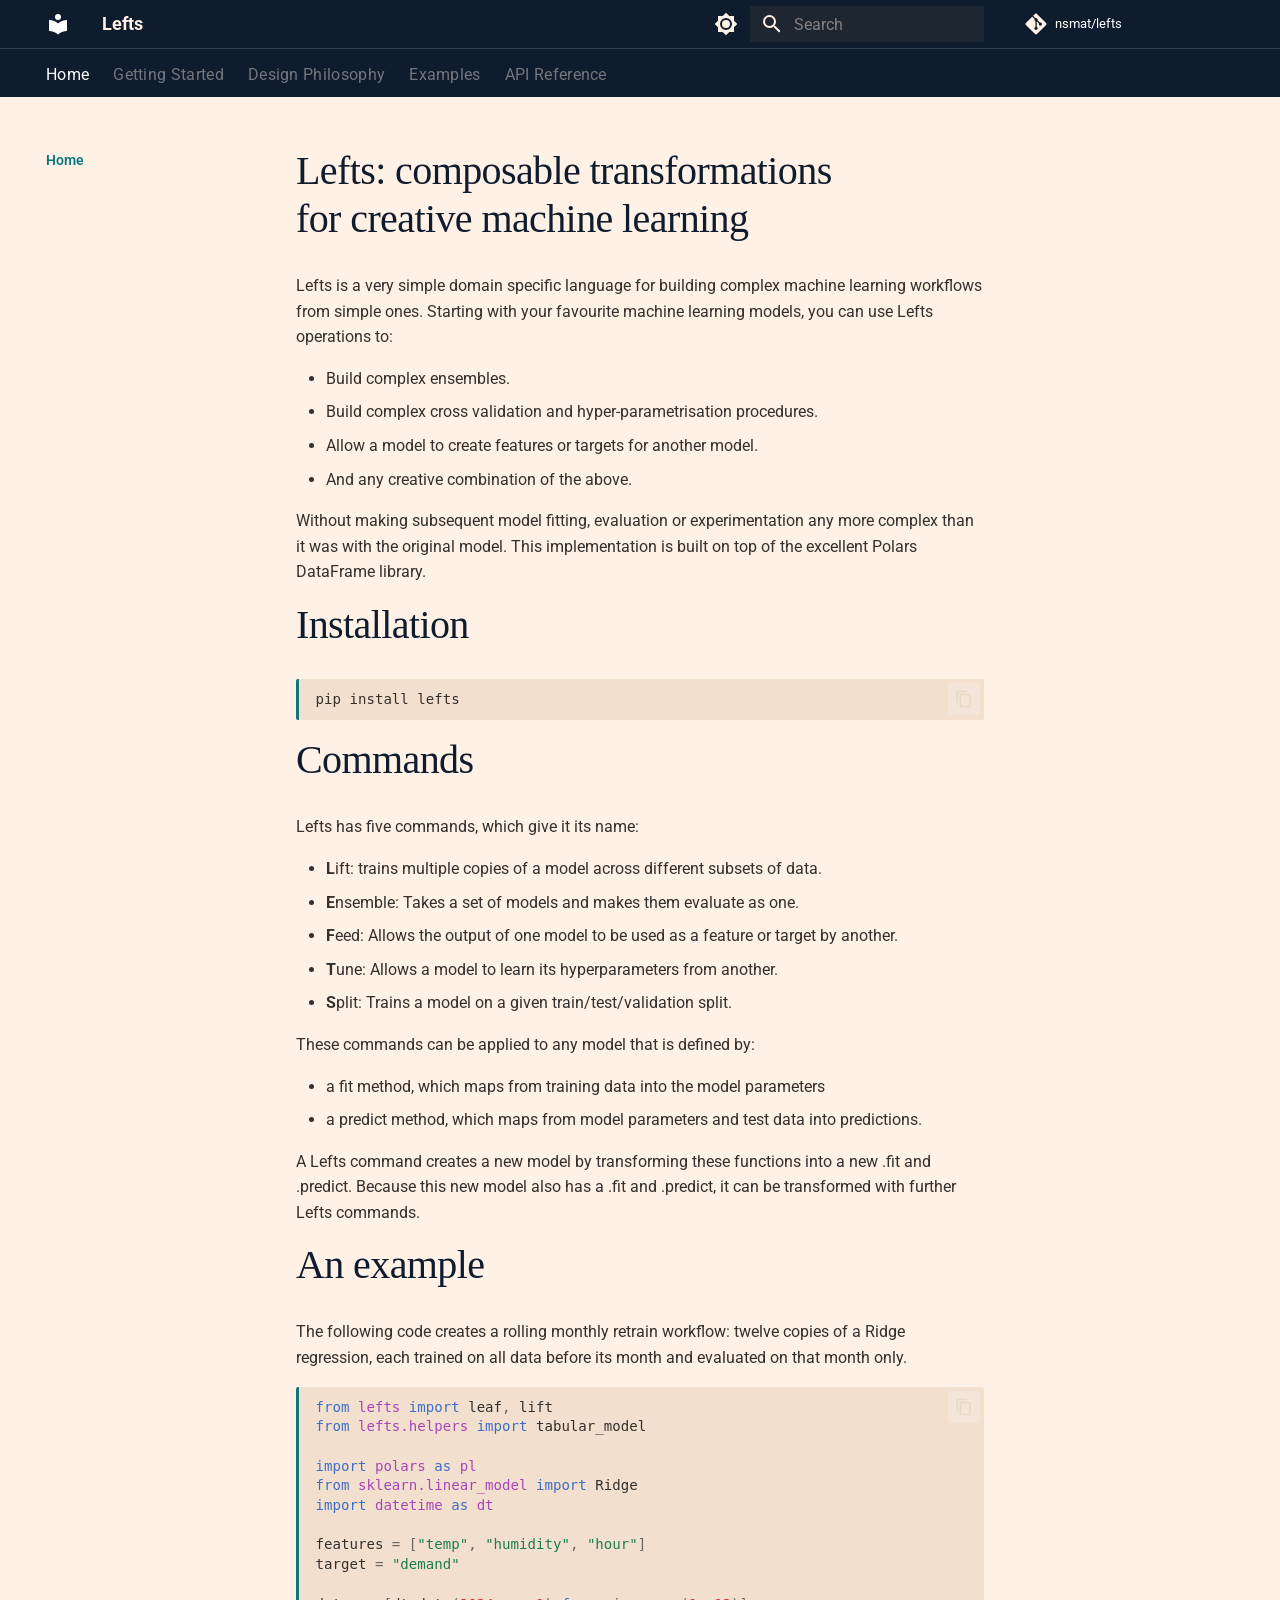
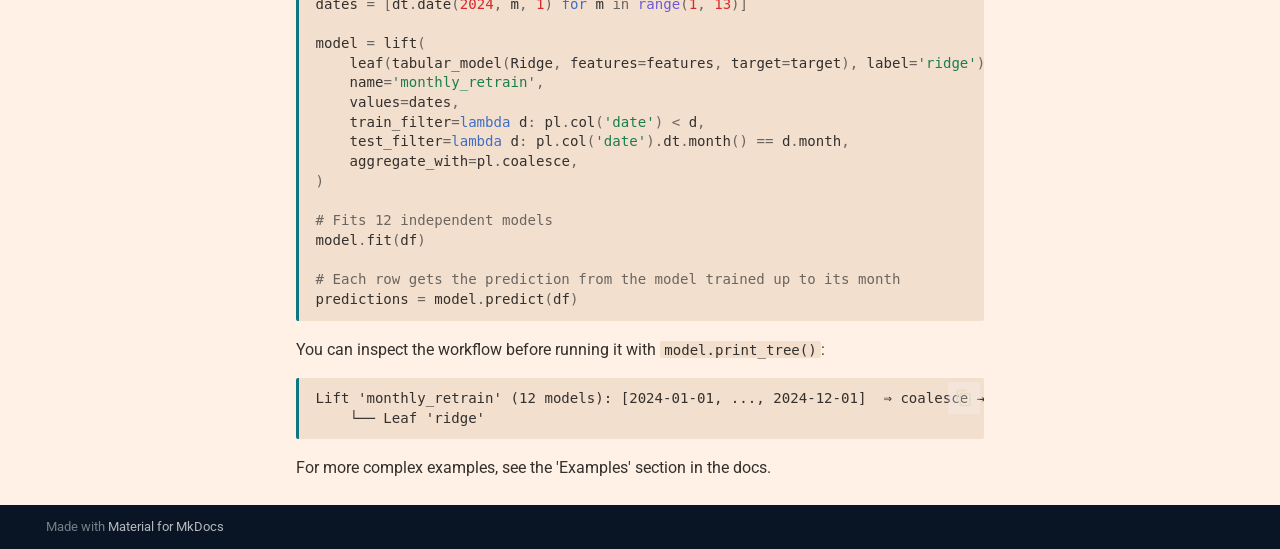
<file: index.html>
<!doctype html>
<html lang="en" class="no-js">
  <head>
    
      <meta charset="utf-8">
      <meta name="viewport" content="width=device-width,initial-scale=1">
      
        <meta name="description" content="Composable transformations for ML model experimentation">
      
      
      
      
      
        <link rel="next" href="understanding-lefts/">
      
      
        
      
      
      <link rel="icon" href="assets/images/favicon.png">
      <meta name="generator" content="mkdocs-1.6.1, mkdocs-material-9.7.7">
    
    
      
        <title>Lefts</title>
      
    
    
      <link rel="stylesheet" href="assets/stylesheets/main.ec1eaa64.min.css">
      
        
        <link rel="stylesheet" href="assets/stylesheets/palette.ab4e12ef.min.css">
      
      


    
    
      
    
    
      
        
        
        <link rel="preconnect" href="https://fonts.gstatic.com" crossorigin>
        <link rel="stylesheet" href="https://fonts.googleapis.com/css?family=Roboto:300,300i,400,400i,700,700i%7CRoboto+Mono:400,400i,700,700i&display=fallback">
        <style>:root{--md-text-font:"Roboto";--md-code-font:"Roboto Mono"}</style>
      
    
    
      <link rel="stylesheet" href="assets/_mkdocstrings.css">
    
      <link rel="stylesheet" href="stylesheets/extra.css">
    
    <script>__md_scope=new URL(".",location),__md_hash=e=>[...e].reduce(((e,_)=>(e<<5)-e+_.charCodeAt(0)),0),__md_get=(e,_=localStorage,t=__md_scope)=>JSON.parse(_.getItem(t.pathname+"."+e)),__md_set=(e,_,t=localStorage,a=__md_scope)=>{try{t.setItem(a.pathname+"."+e,JSON.stringify(_))}catch(e){}}</script>
    
      

    
    
  </head>
  
  
    
    
      
    
    
    
    
    <body dir="ltr" data-md-color-scheme="default" data-md-color-primary="custom" data-md-color-accent="custom">
  
    
    <input class="md-toggle" data-md-toggle="drawer" type="checkbox" id="__drawer" autocomplete="off">
    <input class="md-toggle" data-md-toggle="search" type="checkbox" id="__search" autocomplete="off">
    <label class="md-overlay" for="__drawer"></label>
    <div data-md-component="skip">
      
        
        <a href="#lefts-composable-transformations-for-creative-machine-learning" class="md-skip">
          Skip to content
        </a>
      
    </div>
    <div data-md-component="announce">
      
    </div>
    
    
      

<header class="md-header" data-md-component="header">
  <nav class="md-header__inner md-grid" aria-label="Header">
    <a href="." title="Lefts" class="md-header__button md-logo" aria-label="Lefts" data-md-component="logo">
      
  
  <svg xmlns="http://www.w3.org/2000/svg" viewBox="0 0 24 24"><path d="M12 8a3 3 0 0 0 3-3 3 3 0 0 0-3-3 3 3 0 0 0-3 3 3 3 0 0 0 3 3m0 3.54C9.64 9.35 6.5 8 3 8v11c3.5 0 6.64 1.35 9 3.54 2.36-2.19 5.5-3.54 9-3.54V8c-3.5 0-6.64 1.35-9 3.54"/></svg>

    </a>
    <label class="md-header__button md-icon" for="__drawer">
      
      <svg xmlns="http://www.w3.org/2000/svg" viewBox="0 0 24 24"><path d="M3 6h18v2H3zm0 5h18v2H3zm0 5h18v2H3z"/></svg>
    </label>
    <div class="md-header__title" data-md-component="header-title">
      <div class="md-header__ellipsis">
        <div class="md-header__topic">
          <span class="md-ellipsis">
            Lefts
          </span>
        </div>
        <div class="md-header__topic" data-md-component="header-topic">
          <span class="md-ellipsis">
            
              Home
            
          </span>
        </div>
      </div>
    </div>
    
      
        <form class="md-header__option" data-md-component="palette">
  
    
    
    
    <input class="md-option" data-md-color-media="" data-md-color-scheme="default" data-md-color-primary="custom" data-md-color-accent="custom"  aria-label="Switch to dark mode"  type="radio" name="__palette" id="__palette_0">
    
      <label class="md-header__button md-icon" title="Switch to dark mode" for="__palette_1" hidden>
        <svg xmlns="http://www.w3.org/2000/svg" viewBox="0 0 24 24"><path d="M12 8a4 4 0 0 0-4 4 4 4 0 0 0 4 4 4 4 0 0 0 4-4 4 4 0 0 0-4-4m0 10a6 6 0 0 1-6-6 6 6 0 0 1 6-6 6 6 0 0 1 6 6 6 6 0 0 1-6 6m8-9.31V4h-4.69L12 .69 8.69 4H4v4.69L.69 12 4 15.31V20h4.69L12 23.31 15.31 20H20v-4.69L23.31 12z"/></svg>
      </label>
    
  
    
    
    
    <input class="md-option" data-md-color-media="" data-md-color-scheme="slate" data-md-color-primary="custom" data-md-color-accent="custom"  aria-label="Switch to light mode"  type="radio" name="__palette" id="__palette_1">
    
      <label class="md-header__button md-icon" title="Switch to light mode" for="__palette_0" hidden>
        <svg xmlns="http://www.w3.org/2000/svg" viewBox="0 0 24 24"><path d="M12 18c-.89 0-1.74-.2-2.5-.55C11.56 16.5 13 14.42 13 12s-1.44-4.5-3.5-5.45C10.26 6.2 11.11 6 12 6a6 6 0 0 1 6 6 6 6 0 0 1-6 6m8-9.31V4h-4.69L12 .69 8.69 4H4v4.69L.69 12 4 15.31V20h4.69L12 23.31 15.31 20H20v-4.69L23.31 12z"/></svg>
      </label>
    
  
</form>
      
    
    
      <script>var palette=__md_get("__palette");if(palette&&palette.color){if("(prefers-color-scheme)"===palette.color.media){var media=matchMedia("(prefers-color-scheme: light)"),input=document.querySelector(media.matches?"[data-md-color-media='(prefers-color-scheme: light)']":"[data-md-color-media='(prefers-color-scheme: dark)']");palette.color.media=input.getAttribute("data-md-color-media"),palette.color.scheme=input.getAttribute("data-md-color-scheme"),palette.color.primary=input.getAttribute("data-md-color-primary"),palette.color.accent=input.getAttribute("data-md-color-accent")}for(var[key,value]of Object.entries(palette.color))document.body.setAttribute("data-md-color-"+key,value)}</script>
    
    
    
      
      
        <label class="md-header__button md-icon" for="__search">
          
          <svg xmlns="http://www.w3.org/2000/svg" viewBox="0 0 24 24"><path d="M9.5 3A6.5 6.5 0 0 1 16 9.5c0 1.61-.59 3.09-1.56 4.23l.27.27h.79l5 5-1.5 1.5-5-5v-.79l-.27-.27A6.52 6.52 0 0 1 9.5 16 6.5 6.5 0 0 1 3 9.5 6.5 6.5 0 0 1 9.5 3m0 2C7 5 5 7 5 9.5S7 14 9.5 14 14 12 14 9.5 12 5 9.5 5"/></svg>
        </label>
        <div class="md-search" data-md-component="search" role="dialog">
  <label class="md-search__overlay" for="__search"></label>
  <div class="md-search__inner" role="search">
    <form class="md-search__form" name="search">
      <input type="text" class="md-search__input" name="query" aria-label="Search" placeholder="Search" autocapitalize="off" autocorrect="off" autocomplete="off" spellcheck="false" data-md-component="search-query" required>
      <label class="md-search__icon md-icon" for="__search">
        
        <svg xmlns="http://www.w3.org/2000/svg" viewBox="0 0 24 24"><path d="M9.5 3A6.5 6.5 0 0 1 16 9.5c0 1.61-.59 3.09-1.56 4.23l.27.27h.79l5 5-1.5 1.5-5-5v-.79l-.27-.27A6.52 6.52 0 0 1 9.5 16 6.5 6.5 0 0 1 3 9.5 6.5 6.5 0 0 1 9.5 3m0 2C7 5 5 7 5 9.5S7 14 9.5 14 14 12 14 9.5 12 5 9.5 5"/></svg>
        
        <svg xmlns="http://www.w3.org/2000/svg" viewBox="0 0 24 24"><path d="M20 11v2H8l5.5 5.5-1.42 1.42L4.16 12l7.92-7.92L13.5 5.5 8 11z"/></svg>
      </label>
      <nav class="md-search__options" aria-label="Search">
        
        <button type="reset" class="md-search__icon md-icon" title="Clear" aria-label="Clear" tabindex="-1">
          
          <svg xmlns="http://www.w3.org/2000/svg" viewBox="0 0 24 24"><path d="M19 6.41 17.59 5 12 10.59 6.41 5 5 6.41 10.59 12 5 17.59 6.41 19 12 13.41 17.59 19 19 17.59 13.41 12z"/></svg>
        </button>
      </nav>
      
    </form>
    <div class="md-search__output">
      <div class="md-search__scrollwrap" tabindex="0" data-md-scrollfix>
        <div class="md-search-result" data-md-component="search-result">
          <div class="md-search-result__meta">
            Initializing search
          </div>
          <ol class="md-search-result__list" role="presentation"></ol>
        </div>
      </div>
    </div>
  </div>
</div>
      
    
    
      <div class="md-header__source">
        <a href="https://github.com/nsmat/lefts" title="Go to repository" class="md-source" data-md-component="source">
  <div class="md-source__icon md-icon">
    
    <svg xmlns="http://www.w3.org/2000/svg" viewBox="0 0 448 512"><!--! Font Awesome Free 7.1.0 by @fontawesome - https://fontawesome.com License - https://fontawesome.com/license/free (Icons: CC BY 4.0, Fonts: SIL OFL 1.1, Code: MIT License) Copyright 2025 Fonticons, Inc.--><path d="M439.6 236.1 244 40.5c-5.4-5.5-12.8-8.5-20.4-8.5s-15 3-20.4 8.4L162.5 81l51.5 51.5c27.1-9.1 52.7 16.8 43.4 43.7l49.7 49.7c34.2-11.8 61.2 31 35.5 56.7-26.5 26.5-70.2-2.9-56-37.3L240.3 199v121.9c25.3 12.5 22.3 41.8 9.1 55-6.4 6.4-15.2 10.1-24.3 10.1s-17.8-3.6-24.3-10.1c-17.6-17.6-11.1-46.9 11.2-56v-123c-20.8-8.5-24.6-30.7-18.6-45L142.6 101 8.5 235.1C3 240.6 0 247.9 0 255.5s3 15 8.5 20.4l195.6 195.7c5.4 5.4 12.7 8.4 20.4 8.4s15-3 20.4-8.4l194.7-194.7c5.4-5.4 8.4-12.8 8.4-20.4s-3-15-8.4-20.4"/></svg>
  </div>
  <div class="md-source__repository">
    nsmat/lefts
  </div>
</a>
      </div>
    
  </nav>
  
</header>
    
    <div class="md-container" data-md-component="container">
      
      
        
          
            
<nav class="md-tabs" aria-label="Tabs" data-md-component="tabs">
  <div class="md-grid">
    <ul class="md-tabs__list">
      
        
  
  
  
    
  
  
    <li class="md-tabs__item md-tabs__item--active">
      <a href="." class="md-tabs__link">
        
  
  
    
  
  Home

      </a>
    </li>
  

      
        
  
  
  
  
    <li class="md-tabs__item">
      <a href="understanding-lefts/" class="md-tabs__link">
        
  
  
    
  
  Getting Started

      </a>
    </li>
  

      
        
  
  
  
  
    <li class="md-tabs__item">
      <a href="design-philosophy/" class="md-tabs__link">
        
  
  
    
  
  Design Philosophy

      </a>
    </li>
  

      
        
  
  
  
  
    
    
      <li class="md-tabs__item">
        <a href="notebooks/quantile_regressions_with_lift_and_feed/" class="md-tabs__link">
          
  
  
  Examples

        </a>
      </li>
    
  

      
        
  
  
  
  
    
    
      <li class="md-tabs__item">
        <a href="api/commands/" class="md-tabs__link">
          
  
  
  API Reference

        </a>
      </li>
    
  

      
    </ul>
  </div>
</nav>
          
        
      
      <main class="md-main" data-md-component="main">
        <div class="md-main__inner md-grid">
          
            
              
              <div class="md-sidebar md-sidebar--primary" data-md-component="sidebar" data-md-type="navigation" >
                <div class="md-sidebar__scrollwrap">
                  <div class="md-sidebar__inner">
                    


  


<nav class="md-nav md-nav--primary md-nav--lifted" aria-label="Navigation" data-md-level="0">
  <label class="md-nav__title" for="__drawer">
    <a href="." title="Lefts" class="md-nav__button md-logo" aria-label="Lefts" data-md-component="logo">
      
  
  <svg xmlns="http://www.w3.org/2000/svg" viewBox="0 0 24 24"><path d="M12 8a3 3 0 0 0 3-3 3 3 0 0 0-3-3 3 3 0 0 0-3 3 3 3 0 0 0 3 3m0 3.54C9.64 9.35 6.5 8 3 8v11c3.5 0 6.64 1.35 9 3.54 2.36-2.19 5.5-3.54 9-3.54V8c-3.5 0-6.64 1.35-9 3.54"/></svg>

    </a>
    Lefts
  </label>
  
    <div class="md-nav__source">
      <a href="https://github.com/nsmat/lefts" title="Go to repository" class="md-source" data-md-component="source">
  <div class="md-source__icon md-icon">
    
    <svg xmlns="http://www.w3.org/2000/svg" viewBox="0 0 448 512"><!--! Font Awesome Free 7.1.0 by @fontawesome - https://fontawesome.com License - https://fontawesome.com/license/free (Icons: CC BY 4.0, Fonts: SIL OFL 1.1, Code: MIT License) Copyright 2025 Fonticons, Inc.--><path d="M439.6 236.1 244 40.5c-5.4-5.5-12.8-8.5-20.4-8.5s-15 3-20.4 8.4L162.5 81l51.5 51.5c27.1-9.1 52.7 16.8 43.4 43.7l49.7 49.7c34.2-11.8 61.2 31 35.5 56.7-26.5 26.5-70.2-2.9-56-37.3L240.3 199v121.9c25.3 12.5 22.3 41.8 9.1 55-6.4 6.4-15.2 10.1-24.3 10.1s-17.8-3.6-24.3-10.1c-17.6-17.6-11.1-46.9 11.2-56v-123c-20.8-8.5-24.6-30.7-18.6-45L142.6 101 8.5 235.1C3 240.6 0 247.9 0 255.5s3 15 8.5 20.4l195.6 195.7c5.4 5.4 12.7 8.4 20.4 8.4s15-3 20.4-8.4l194.7-194.7c5.4-5.4 8.4-12.8 8.4-20.4s-3-15-8.4-20.4"/></svg>
  </div>
  <div class="md-source__repository">
    nsmat/lefts
  </div>
</a>
    </div>
  
  <ul class="md-nav__list" data-md-scrollfix>
    
      
      
  
  
    
  
  
  
    <li class="md-nav__item md-nav__item--active">
      
      <input class="md-nav__toggle md-toggle" type="checkbox" id="__toc">
      
      
        
      
      
      <a href="." class="md-nav__link md-nav__link--active">
        
  
  
  <span class="md-ellipsis">
    
  
    Home
  

    
  </span>
  
  

      </a>
      
    </li>
  

    
      
      
  
  
  
  
    <li class="md-nav__item">
      <a href="understanding-lefts/" class="md-nav__link">
        
  
  
  <span class="md-ellipsis">
    
  
    Getting Started
  

    
  </span>
  
  

      </a>
    </li>
  

    
      
      
  
  
  
  
    <li class="md-nav__item">
      <a href="design-philosophy/" class="md-nav__link">
        
  
  
  <span class="md-ellipsis">
    
  
    Design Philosophy
  

    
  </span>
  
  

      </a>
    </li>
  

    
      
      
  
  
  
  
    
    
    
    
      
      
        
      
    
    
    <li class="md-nav__item md-nav__item--nested">
      
        
        
        <input class="md-nav__toggle md-toggle " type="checkbox" id="__nav_4" >
        
          
          <label class="md-nav__link" for="__nav_4" id="__nav_4_label" tabindex="0">
            
  
  
  <span class="md-ellipsis">
    
  
    Examples
  

    
  </span>
  
  

            <span class="md-nav__icon md-icon"></span>
          </label>
        
        <nav class="md-nav" data-md-level="1" aria-labelledby="__nav_4_label" aria-expanded="false">
          <label class="md-nav__title" for="__nav_4">
            <span class="md-nav__icon md-icon"></span>
            
  
    Examples
  

          </label>
          <ul class="md-nav__list" data-md-scrollfix>
            
              
                
  
  
  
  
    <li class="md-nav__item">
      <a href="notebooks/quantile_regressions_with_lift_and_feed/" class="md-nav__link">
        
  
  
  <span class="md-ellipsis">
    
  
    Quantile regressions with lift and feed
  

    
  </span>
  
  

      </a>
    </li>
  

              
            
              
                
  
  
  
  
    <li class="md-nav__item">
      <a href="notebooks/lgbm_rolling_retrain_early_stopping_using_lifts_and_validation_sets/" class="md-nav__link">
        
  
  
  <span class="md-ellipsis">
    
  
    LGBM rolling retrain with early stopping
  

    
  </span>
  
  

      </a>
    </li>
  

              
            
              
                
  
  
  
  
    <li class="md-nav__item">
      <a href="notebooks/teacher_student_with_feed/" class="md-nav__link">
        
  
  
  <span class="md-ellipsis">
    
  
    Teacher-student models with feed
  

    
  </span>
  
  

      </a>
    </li>
  

              
            
              
                
  
  
  
  
    <li class="md-nav__item">
      <a href="notebooks/geometric_models_with_lift/" class="md-nav__link">
        
  
  
  <span class="md-ellipsis">
    
  
    Geometric Models with Lift
  

    
  </span>
  
  

      </a>
    </li>
  

              
            
          </ul>
        </nav>
      
    </li>
  

    
      
      
  
  
  
  
    
    
    
    
      
      
        
      
    
    
    <li class="md-nav__item md-nav__item--nested">
      
        
        
        <input class="md-nav__toggle md-toggle " type="checkbox" id="__nav_5" >
        
          
          <label class="md-nav__link" for="__nav_5" id="__nav_5_label" tabindex="0">
            
  
  
  <span class="md-ellipsis">
    
  
    API Reference
  

    
  </span>
  
  

            <span class="md-nav__icon md-icon"></span>
          </label>
        
        <nav class="md-nav" data-md-level="1" aria-labelledby="__nav_5_label" aria-expanded="false">
          <label class="md-nav__title" for="__nav_5">
            <span class="md-nav__icon md-icon"></span>
            
  
    API Reference
  

          </label>
          <ul class="md-nav__list" data-md-scrollfix>
            
              
                
  
  
  
  
    <li class="md-nav__item">
      <a href="api/commands/" class="md-nav__link">
        
  
  
  <span class="md-ellipsis">
    
  
    Commands
  

    
  </span>
  
  

      </a>
    </li>
  

              
            
              
                
  
  
  
  
    <li class="md-nav__item">
      <a href="api/model/" class="md-nav__link">
        
  
  
  <span class="md-ellipsis">
    
  
    Model
  

    
  </span>
  
  

      </a>
    </li>
  

              
            
              
                
  
  
  
  
    <li class="md-nav__item">
      <a href="api/helpers/" class="md-nav__link">
        
  
  
  <span class="md-ellipsis">
    
  
    Helpers
  

    
  </span>
  
  

      </a>
    </li>
  

              
            
          </ul>
        </nav>
      
    </li>
  

    
  </ul>
</nav>
                  </div>
                </div>
              </div>
            
            
              
              <div class="md-sidebar md-sidebar--secondary" data-md-component="sidebar" data-md-type="toc" >
                <div class="md-sidebar__scrollwrap">
                  <div class="md-sidebar__inner">
                    

<nav class="md-nav md-nav--secondary" aria-label="Table of contents">
  
  
  
    
  
  
</nav>
                  </div>
                </div>
              </div>
            
          
          
            <div class="md-content" data-md-component="content">
              
              <article class="md-content__inner md-typeset">
                
                  


  
  


<h1 id="lefts-composable-transformations-for-creative-machine-learning">Lefts: composable transformations for creative machine learning</h1>
<p>Lefts is a very simple domain specific language for building complex machine learning workflows from simple ones. Starting with your favourite machine learning models, you can use Lefts operations to:</p>
<ul>
<li>Build complex ensembles.</li>
<li>Build complex cross validation and hyper-parametrisation procedures.</li>
<li>Allow a model to create features or targets for another model.</li>
<li>And any creative combination of the above.</li>
</ul>
<p>Without making subsequent model fitting, evaluation or experimentation any more complex than it was with the original model. This implementation is built on top of the excellent Polars DataFrame library.</p>
<h1 id="installation">Installation</h1>
<div class="highlight"><pre><span></span><code><a id="__codelineno-0-1" name="__codelineno-0-1" href="#__codelineno-0-1"></a>pip<span class="w"> </span>install<span class="w"> </span>lefts
</code></pre></div>
<h1 id="commands">Commands</h1>
<p>Lefts has five commands, which give it its name:</p>
<ul>
<li><strong>L</strong>ift: trains multiple copies of a model across different subsets of data.</li>
<li><strong>E</strong>nsemble: Takes a set of models and makes them evaluate as one.</li>
<li><strong>F</strong>eed: Allows the output of one model to be used as a feature or target by another.</li>
<li><strong>T</strong>une: Allows a model to learn its hyperparameters from another.</li>
<li><strong>S</strong>plit: Trains a model on a given train/test/validation split.</li>
</ul>
<p>These commands can be applied to any model that is defined by:</p>
<ul>
<li>a fit method, which maps from training data into the model parameters</li>
<li>a predict method, which maps from model parameters and test data into predictions.</li>
</ul>
<p>A Lefts command creates a new model by transforming these functions into a new .fit and .predict. Because this new model also has a .fit and .predict, it can be transformed with further Lefts commands.</p>
<h1 id="an-example">An example</h1>
<p>The following code creates a rolling monthly retrain workflow: twelve copies of a Ridge regression, each trained on all data before its month and evaluated on that month only.</p>
<div class="highlight"><pre><span></span><code><a id="__codelineno-1-1" name="__codelineno-1-1" href="#__codelineno-1-1"></a><span class="kn">from</span><span class="w"> </span><span class="nn">lefts</span><span class="w"> </span><span class="kn">import</span> <span class="n">leaf</span><span class="p">,</span> <span class="n">lift</span>
<a id="__codelineno-1-2" name="__codelineno-1-2" href="#__codelineno-1-2"></a><span class="kn">from</span><span class="w"> </span><span class="nn">lefts.helpers</span><span class="w"> </span><span class="kn">import</span> <span class="n">tabular_model</span>
<a id="__codelineno-1-3" name="__codelineno-1-3" href="#__codelineno-1-3"></a>
<a id="__codelineno-1-4" name="__codelineno-1-4" href="#__codelineno-1-4"></a><span class="kn">import</span><span class="w"> </span><span class="nn">polars</span><span class="w"> </span><span class="k">as</span><span class="w"> </span><span class="nn">pl</span>
<a id="__codelineno-1-5" name="__codelineno-1-5" href="#__codelineno-1-5"></a><span class="kn">from</span><span class="w"> </span><span class="nn">sklearn.linear_model</span><span class="w"> </span><span class="kn">import</span> <span class="n">Ridge</span>
<a id="__codelineno-1-6" name="__codelineno-1-6" href="#__codelineno-1-6"></a><span class="kn">import</span><span class="w"> </span><span class="nn">datetime</span><span class="w"> </span><span class="k">as</span><span class="w"> </span><span class="nn">dt</span>
<a id="__codelineno-1-7" name="__codelineno-1-7" href="#__codelineno-1-7"></a>
<a id="__codelineno-1-8" name="__codelineno-1-8" href="#__codelineno-1-8"></a><span class="n">features</span> <span class="o">=</span> <span class="p">[</span><span class="s2">"temp"</span><span class="p">,</span> <span class="s2">"humidity"</span><span class="p">,</span> <span class="s2">"hour"</span><span class="p">]</span>
<a id="__codelineno-1-9" name="__codelineno-1-9" href="#__codelineno-1-9"></a><span class="n">target</span> <span class="o">=</span> <span class="s2">"demand"</span>
<a id="__codelineno-1-10" name="__codelineno-1-10" href="#__codelineno-1-10"></a>
<a id="__codelineno-1-11" name="__codelineno-1-11" href="#__codelineno-1-11"></a><span class="n">dates</span> <span class="o">=</span> <span class="p">[</span><span class="n">dt</span><span class="o">.</span><span class="n">date</span><span class="p">(</span><span class="mi">2024</span><span class="p">,</span> <span class="n">m</span><span class="p">,</span> <span class="mi">1</span><span class="p">)</span> <span class="k">for</span> <span class="n">m</span> <span class="ow">in</span> <span class="nb">range</span><span class="p">(</span><span class="mi">1</span><span class="p">,</span> <span class="mi">13</span><span class="p">)]</span>
<a id="__codelineno-1-12" name="__codelineno-1-12" href="#__codelineno-1-12"></a>
<a id="__codelineno-1-13" name="__codelineno-1-13" href="#__codelineno-1-13"></a><span class="n">model</span> <span class="o">=</span> <span class="n">lift</span><span class="p">(</span>
<a id="__codelineno-1-14" name="__codelineno-1-14" href="#__codelineno-1-14"></a>    <span class="n">leaf</span><span class="p">(</span><span class="n">tabular_model</span><span class="p">(</span><span class="n">Ridge</span><span class="p">,</span> <span class="n">features</span><span class="o">=</span><span class="n">features</span><span class="p">,</span> <span class="n">target</span><span class="o">=</span><span class="n">target</span><span class="p">),</span> <span class="n">label</span><span class="o">=</span><span class="s1">'ridge'</span><span class="p">),</span>
<a id="__codelineno-1-15" name="__codelineno-1-15" href="#__codelineno-1-15"></a>    <span class="n">name</span><span class="o">=</span><span class="s1">'monthly_retrain'</span><span class="p">,</span>
<a id="__codelineno-1-16" name="__codelineno-1-16" href="#__codelineno-1-16"></a>    <span class="n">values</span><span class="o">=</span><span class="n">dates</span><span class="p">,</span>
<a id="__codelineno-1-17" name="__codelineno-1-17" href="#__codelineno-1-17"></a>    <span class="n">train_filter</span><span class="o">=</span><span class="k">lambda</span> <span class="n">d</span><span class="p">:</span> <span class="n">pl</span><span class="o">.</span><span class="n">col</span><span class="p">(</span><span class="s1">'date'</span><span class="p">)</span> <span class="o">&lt;</span> <span class="n">d</span><span class="p">,</span>
<a id="__codelineno-1-18" name="__codelineno-1-18" href="#__codelineno-1-18"></a>    <span class="n">test_filter</span><span class="o">=</span><span class="k">lambda</span> <span class="n">d</span><span class="p">:</span> <span class="n">pl</span><span class="o">.</span><span class="n">col</span><span class="p">(</span><span class="s1">'date'</span><span class="p">)</span><span class="o">.</span><span class="n">dt</span><span class="o">.</span><span class="n">month</span><span class="p">()</span> <span class="o">==</span> <span class="n">d</span><span class="o">.</span><span class="n">month</span><span class="p">,</span>
<a id="__codelineno-1-19" name="__codelineno-1-19" href="#__codelineno-1-19"></a>    <span class="n">aggregate_with</span><span class="o">=</span><span class="n">pl</span><span class="o">.</span><span class="n">coalesce</span><span class="p">,</span>
<a id="__codelineno-1-20" name="__codelineno-1-20" href="#__codelineno-1-20"></a><span class="p">)</span>
<a id="__codelineno-1-21" name="__codelineno-1-21" href="#__codelineno-1-21"></a>
<a id="__codelineno-1-22" name="__codelineno-1-22" href="#__codelineno-1-22"></a><span class="c1"># Fits 12 independent models</span>
<a id="__codelineno-1-23" name="__codelineno-1-23" href="#__codelineno-1-23"></a><span class="n">model</span><span class="o">.</span><span class="n">fit</span><span class="p">(</span><span class="n">df</span><span class="p">)</span>
<a id="__codelineno-1-24" name="__codelineno-1-24" href="#__codelineno-1-24"></a>
<a id="__codelineno-1-25" name="__codelineno-1-25" href="#__codelineno-1-25"></a><span class="c1"># Each row gets the prediction from the model trained up to its month</span>
<a id="__codelineno-1-26" name="__codelineno-1-26" href="#__codelineno-1-26"></a><span class="n">predictions</span> <span class="o">=</span> <span class="n">model</span><span class="o">.</span><span class="n">predict</span><span class="p">(</span><span class="n">df</span><span class="p">)</span>
</code></pre></div>
<p>You can inspect the workflow before running it with <code>model.print_tree()</code>:</p>
<div class="highlight"><pre><span></span><code><a id="__codelineno-2-1" name="__codelineno-2-1" href="#__codelineno-2-1"></a>Lift 'monthly_retrain' (12 models): [2024-01-01, ..., 2024-12-01]  ⇒ coalesce → "monthly_retrain"
<a id="__codelineno-2-2" name="__codelineno-2-2" href="#__codelineno-2-2"></a>    └── Leaf 'ridge'
</code></pre></div>
<p>For more complex examples, see the 'Examples' section in the docs.</p>












                
              </article>
            </div>
          
          
<script>var target=document.getElementById(location.hash.slice(1));target&&target.name&&(target.checked=target.name.startsWith("__tabbed_"))</script>
        </div>
        
          <button type="button" class="md-top md-icon" data-md-component="top" hidden>
  
  <svg xmlns="http://www.w3.org/2000/svg" viewBox="0 0 24 24"><path d="M13 20h-2V8l-5.5 5.5-1.42-1.42L12 4.16l7.92 7.92-1.42 1.42L13 8z"/></svg>
  Back to top
</button>
        
      </main>
      
        <footer class="md-footer">
  
  <div class="md-footer-meta md-typeset">
    <div class="md-footer-meta__inner md-grid">
      <div class="md-copyright">
  
  
    Made with
    <a href="https://squidfunk.github.io/mkdocs-material/" target="_blank" rel="noopener">
      Material for MkDocs
    </a>
  
</div>
      
    </div>
  </div>
</footer>
      
    </div>
    <div class="md-dialog" data-md-component="dialog">
      <div class="md-dialog__inner md-typeset"></div>
    </div>
    
    
    
      
      
      <script id="__config" type="application/json">{"annotate": null, "base": ".", "features": ["navigation.tabs", "navigation.sections", "navigation.top", "content.code.copy"], "search": "assets/javascripts/workers/search.2c215733.min.js", "tags": null, "translations": {"clipboard.copied": "Copied to clipboard", "clipboard.copy": "Copy to clipboard", "search.result.more.one": "1 more on this page", "search.result.more.other": "# more on this page", "search.result.none": "No matching documents", "search.result.one": "1 matching document", "search.result.other": "# matching documents", "search.result.placeholder": "Type to start searching", "search.result.term.missing": "Missing", "select.version": "Select version"}, "version": null}</script>
    
    
      <script src="assets/javascripts/bundle.d7400e89.min.js"></script>
      
    
  </body>
</html>
</file>
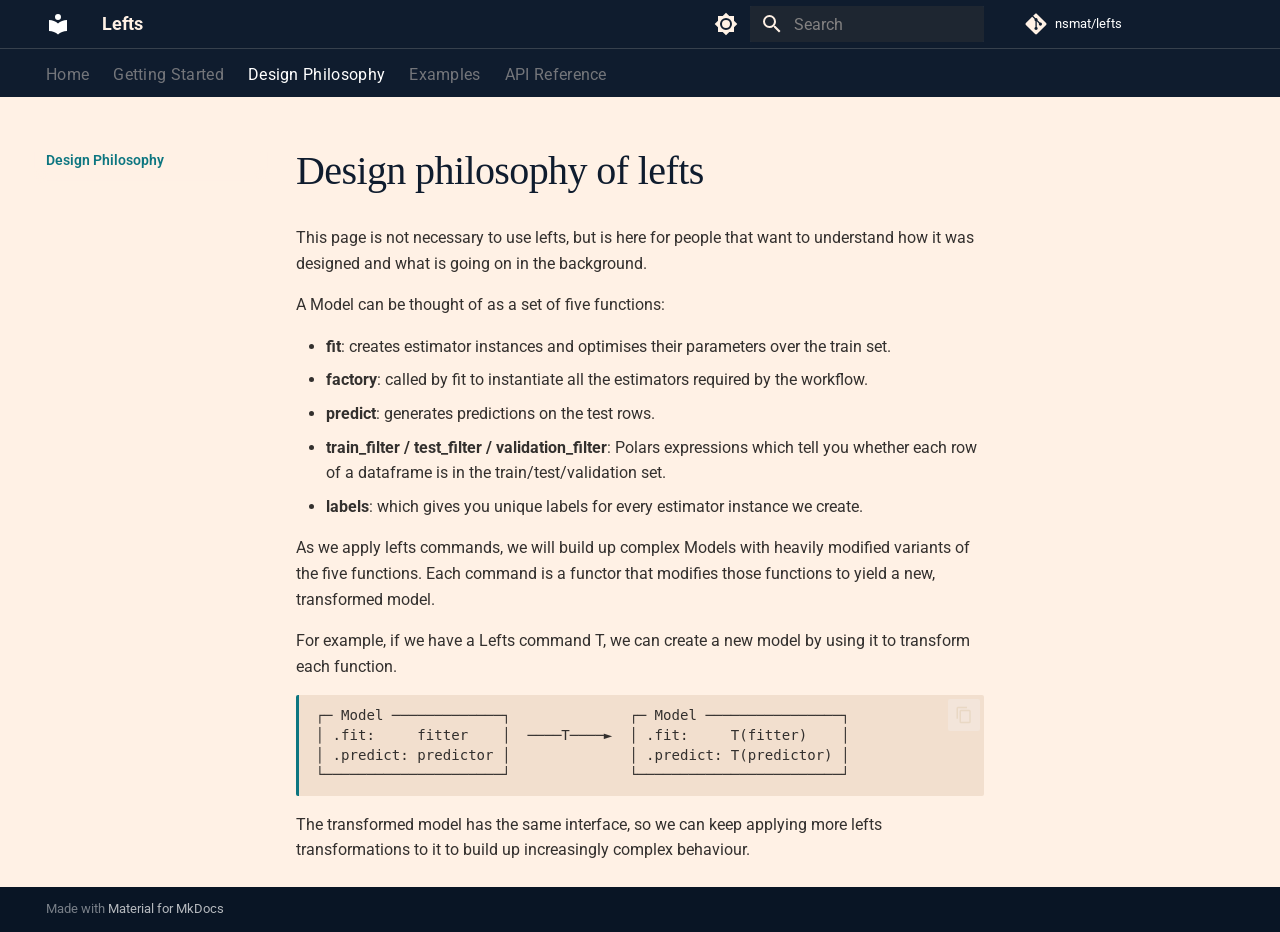
<file: design-philosophy/index.html>
<!doctype html>
<html lang="en" class="no-js">
  <head>
    
      <meta charset="utf-8">
      <meta name="viewport" content="width=device-width,initial-scale=1">
      
        <meta name="description" content="Composable transformations for ML model experimentation">
      
      
      
      
        <link rel="prev" href="../understanding-lefts/">
      
      
        <link rel="next" href="../notebooks/quantile_regressions_with_lift_and_feed/">
      
      
        
      
      
      <link rel="icon" href="../assets/images/favicon.png">
      <meta name="generator" content="mkdocs-1.6.1, mkdocs-material-9.7.7">
    
    
      
        <title>Design Philosophy - Lefts</title>
      
    
    
      <link rel="stylesheet" href="../assets/stylesheets/main.ec1eaa64.min.css">
      
        
        <link rel="stylesheet" href="../assets/stylesheets/palette.ab4e12ef.min.css">
      
      


    
    
      
    
    
      
        
        
        <link rel="preconnect" href="https://fonts.gstatic.com" crossorigin>
        <link rel="stylesheet" href="https://fonts.googleapis.com/css?family=Roboto:300,300i,400,400i,700,700i%7CRoboto+Mono:400,400i,700,700i&display=fallback">
        <style>:root{--md-text-font:"Roboto";--md-code-font:"Roboto Mono"}</style>
      
    
    
      <link rel="stylesheet" href="../assets/_mkdocstrings.css">
    
      <link rel="stylesheet" href="../stylesheets/extra.css">
    
    <script>__md_scope=new URL("..",location),__md_hash=e=>[...e].reduce(((e,_)=>(e<<5)-e+_.charCodeAt(0)),0),__md_get=(e,_=localStorage,t=__md_scope)=>JSON.parse(_.getItem(t.pathname+"."+e)),__md_set=(e,_,t=localStorage,a=__md_scope)=>{try{t.setItem(a.pathname+"."+e,JSON.stringify(_))}catch(e){}}</script>
    
      

    
    
  </head>
  
  
    
    
      
    
    
    
    
    <body dir="ltr" data-md-color-scheme="default" data-md-color-primary="custom" data-md-color-accent="custom">
  
    
    <input class="md-toggle" data-md-toggle="drawer" type="checkbox" id="__drawer" autocomplete="off">
    <input class="md-toggle" data-md-toggle="search" type="checkbox" id="__search" autocomplete="off">
    <label class="md-overlay" for="__drawer"></label>
    <div data-md-component="skip">
      
        
        <a href="#design-philosophy-of-lefts" class="md-skip">
          Skip to content
        </a>
      
    </div>
    <div data-md-component="announce">
      
    </div>
    
    
      

<header class="md-header" data-md-component="header">
  <nav class="md-header__inner md-grid" aria-label="Header">
    <a href=".." title="Lefts" class="md-header__button md-logo" aria-label="Lefts" data-md-component="logo">
      
  
  <svg xmlns="http://www.w3.org/2000/svg" viewBox="0 0 24 24"><path d="M12 8a3 3 0 0 0 3-3 3 3 0 0 0-3-3 3 3 0 0 0-3 3 3 3 0 0 0 3 3m0 3.54C9.64 9.35 6.5 8 3 8v11c3.5 0 6.64 1.35 9 3.54 2.36-2.19 5.5-3.54 9-3.54V8c-3.5 0-6.64 1.35-9 3.54"/></svg>

    </a>
    <label class="md-header__button md-icon" for="__drawer">
      
      <svg xmlns="http://www.w3.org/2000/svg" viewBox="0 0 24 24"><path d="M3 6h18v2H3zm0 5h18v2H3zm0 5h18v2H3z"/></svg>
    </label>
    <div class="md-header__title" data-md-component="header-title">
      <div class="md-header__ellipsis">
        <div class="md-header__topic">
          <span class="md-ellipsis">
            Lefts
          </span>
        </div>
        <div class="md-header__topic" data-md-component="header-topic">
          <span class="md-ellipsis">
            
              Design Philosophy
            
          </span>
        </div>
      </div>
    </div>
    
      
        <form class="md-header__option" data-md-component="palette">
  
    
    
    
    <input class="md-option" data-md-color-media="" data-md-color-scheme="default" data-md-color-primary="custom" data-md-color-accent="custom"  aria-label="Switch to dark mode"  type="radio" name="__palette" id="__palette_0">
    
      <label class="md-header__button md-icon" title="Switch to dark mode" for="__palette_1" hidden>
        <svg xmlns="http://www.w3.org/2000/svg" viewBox="0 0 24 24"><path d="M12 8a4 4 0 0 0-4 4 4 4 0 0 0 4 4 4 4 0 0 0 4-4 4 4 0 0 0-4-4m0 10a6 6 0 0 1-6-6 6 6 0 0 1 6-6 6 6 0 0 1 6 6 6 6 0 0 1-6 6m8-9.31V4h-4.69L12 .69 8.69 4H4v4.69L.69 12 4 15.31V20h4.69L12 23.31 15.31 20H20v-4.69L23.31 12z"/></svg>
      </label>
    
  
    
    
    
    <input class="md-option" data-md-color-media="" data-md-color-scheme="slate" data-md-color-primary="custom" data-md-color-accent="custom"  aria-label="Switch to light mode"  type="radio" name="__palette" id="__palette_1">
    
      <label class="md-header__button md-icon" title="Switch to light mode" for="__palette_0" hidden>
        <svg xmlns="http://www.w3.org/2000/svg" viewBox="0 0 24 24"><path d="M12 18c-.89 0-1.74-.2-2.5-.55C11.56 16.5 13 14.42 13 12s-1.44-4.5-3.5-5.45C10.26 6.2 11.11 6 12 6a6 6 0 0 1 6 6 6 6 0 0 1-6 6m8-9.31V4h-4.69L12 .69 8.69 4H4v4.69L.69 12 4 15.31V20h4.69L12 23.31 15.31 20H20v-4.69L23.31 12z"/></svg>
      </label>
    
  
</form>
      
    
    
      <script>var palette=__md_get("__palette");if(palette&&palette.color){if("(prefers-color-scheme)"===palette.color.media){var media=matchMedia("(prefers-color-scheme: light)"),input=document.querySelector(media.matches?"[data-md-color-media='(prefers-color-scheme: light)']":"[data-md-color-media='(prefers-color-scheme: dark)']");palette.color.media=input.getAttribute("data-md-color-media"),palette.color.scheme=input.getAttribute("data-md-color-scheme"),palette.color.primary=input.getAttribute("data-md-color-primary"),palette.color.accent=input.getAttribute("data-md-color-accent")}for(var[key,value]of Object.entries(palette.color))document.body.setAttribute("data-md-color-"+key,value)}</script>
    
    
    
      
      
        <label class="md-header__button md-icon" for="__search">
          
          <svg xmlns="http://www.w3.org/2000/svg" viewBox="0 0 24 24"><path d="M9.5 3A6.5 6.5 0 0 1 16 9.5c0 1.61-.59 3.09-1.56 4.23l.27.27h.79l5 5-1.5 1.5-5-5v-.79l-.27-.27A6.52 6.52 0 0 1 9.5 16 6.5 6.5 0 0 1 3 9.5 6.5 6.5 0 0 1 9.5 3m0 2C7 5 5 7 5 9.5S7 14 9.5 14 14 12 14 9.5 12 5 9.5 5"/></svg>
        </label>
        <div class="md-search" data-md-component="search" role="dialog">
  <label class="md-search__overlay" for="__search"></label>
  <div class="md-search__inner" role="search">
    <form class="md-search__form" name="search">
      <input type="text" class="md-search__input" name="query" aria-label="Search" placeholder="Search" autocapitalize="off" autocorrect="off" autocomplete="off" spellcheck="false" data-md-component="search-query" required>
      <label class="md-search__icon md-icon" for="__search">
        
        <svg xmlns="http://www.w3.org/2000/svg" viewBox="0 0 24 24"><path d="M9.5 3A6.5 6.5 0 0 1 16 9.5c0 1.61-.59 3.09-1.56 4.23l.27.27h.79l5 5-1.5 1.5-5-5v-.79l-.27-.27A6.52 6.52 0 0 1 9.5 16 6.5 6.5 0 0 1 3 9.5 6.5 6.5 0 0 1 9.5 3m0 2C7 5 5 7 5 9.5S7 14 9.5 14 14 12 14 9.5 12 5 9.5 5"/></svg>
        
        <svg xmlns="http://www.w3.org/2000/svg" viewBox="0 0 24 24"><path d="M20 11v2H8l5.5 5.5-1.42 1.42L4.16 12l7.92-7.92L13.5 5.5 8 11z"/></svg>
      </label>
      <nav class="md-search__options" aria-label="Search">
        
        <button type="reset" class="md-search__icon md-icon" title="Clear" aria-label="Clear" tabindex="-1">
          
          <svg xmlns="http://www.w3.org/2000/svg" viewBox="0 0 24 24"><path d="M19 6.41 17.59 5 12 10.59 6.41 5 5 6.41 10.59 12 5 17.59 6.41 19 12 13.41 17.59 19 19 17.59 13.41 12z"/></svg>
        </button>
      </nav>
      
    </form>
    <div class="md-search__output">
      <div class="md-search__scrollwrap" tabindex="0" data-md-scrollfix>
        <div class="md-search-result" data-md-component="search-result">
          <div class="md-search-result__meta">
            Initializing search
          </div>
          <ol class="md-search-result__list" role="presentation"></ol>
        </div>
      </div>
    </div>
  </div>
</div>
      
    
    
      <div class="md-header__source">
        <a href="https://github.com/nsmat/lefts" title="Go to repository" class="md-source" data-md-component="source">
  <div class="md-source__icon md-icon">
    
    <svg xmlns="http://www.w3.org/2000/svg" viewBox="0 0 448 512"><!--! Font Awesome Free 7.1.0 by @fontawesome - https://fontawesome.com License - https://fontawesome.com/license/free (Icons: CC BY 4.0, Fonts: SIL OFL 1.1, Code: MIT License) Copyright 2025 Fonticons, Inc.--><path d="M439.6 236.1 244 40.5c-5.4-5.5-12.8-8.5-20.4-8.5s-15 3-20.4 8.4L162.5 81l51.5 51.5c27.1-9.1 52.7 16.8 43.4 43.7l49.7 49.7c34.2-11.8 61.2 31 35.5 56.7-26.5 26.5-70.2-2.9-56-37.3L240.3 199v121.9c25.3 12.5 22.3 41.8 9.1 55-6.4 6.4-15.2 10.1-24.3 10.1s-17.8-3.6-24.3-10.1c-17.6-17.6-11.1-46.9 11.2-56v-123c-20.8-8.5-24.6-30.7-18.6-45L142.6 101 8.5 235.1C3 240.6 0 247.9 0 255.5s3 15 8.5 20.4l195.6 195.7c5.4 5.4 12.7 8.4 20.4 8.4s15-3 20.4-8.4l194.7-194.7c5.4-5.4 8.4-12.8 8.4-20.4s-3-15-8.4-20.4"/></svg>
  </div>
  <div class="md-source__repository">
    nsmat/lefts
  </div>
</a>
      </div>
    
  </nav>
  
</header>
    
    <div class="md-container" data-md-component="container">
      
      
        
          
            
<nav class="md-tabs" aria-label="Tabs" data-md-component="tabs">
  <div class="md-grid">
    <ul class="md-tabs__list">
      
        
  
  
  
  
    <li class="md-tabs__item">
      <a href=".." class="md-tabs__link">
        
  
  
    
  
  Home

      </a>
    </li>
  

      
        
  
  
  
  
    <li class="md-tabs__item">
      <a href="../understanding-lefts/" class="md-tabs__link">
        
  
  
    
  
  Getting Started

      </a>
    </li>
  

      
        
  
  
  
    
  
  
    <li class="md-tabs__item md-tabs__item--active">
      <a href="./" class="md-tabs__link">
        
  
  
    
  
  Design Philosophy

      </a>
    </li>
  

      
        
  
  
  
  
    
    
      <li class="md-tabs__item">
        <a href="../notebooks/quantile_regressions_with_lift_and_feed/" class="md-tabs__link">
          
  
  
  Examples

        </a>
      </li>
    
  

      
        
  
  
  
  
    
    
      <li class="md-tabs__item">
        <a href="../api/commands/" class="md-tabs__link">
          
  
  
  API Reference

        </a>
      </li>
    
  

      
    </ul>
  </div>
</nav>
          
        
      
      <main class="md-main" data-md-component="main">
        <div class="md-main__inner md-grid">
          
            
              
              <div class="md-sidebar md-sidebar--primary" data-md-component="sidebar" data-md-type="navigation" >
                <div class="md-sidebar__scrollwrap">
                  <div class="md-sidebar__inner">
                    


  


<nav class="md-nav md-nav--primary md-nav--lifted" aria-label="Navigation" data-md-level="0">
  <label class="md-nav__title" for="__drawer">
    <a href=".." title="Lefts" class="md-nav__button md-logo" aria-label="Lefts" data-md-component="logo">
      
  
  <svg xmlns="http://www.w3.org/2000/svg" viewBox="0 0 24 24"><path d="M12 8a3 3 0 0 0 3-3 3 3 0 0 0-3-3 3 3 0 0 0-3 3 3 3 0 0 0 3 3m0 3.54C9.64 9.35 6.5 8 3 8v11c3.5 0 6.64 1.35 9 3.54 2.36-2.19 5.5-3.54 9-3.54V8c-3.5 0-6.64 1.35-9 3.54"/></svg>

    </a>
    Lefts
  </label>
  
    <div class="md-nav__source">
      <a href="https://github.com/nsmat/lefts" title="Go to repository" class="md-source" data-md-component="source">
  <div class="md-source__icon md-icon">
    
    <svg xmlns="http://www.w3.org/2000/svg" viewBox="0 0 448 512"><!--! Font Awesome Free 7.1.0 by @fontawesome - https://fontawesome.com License - https://fontawesome.com/license/free (Icons: CC BY 4.0, Fonts: SIL OFL 1.1, Code: MIT License) Copyright 2025 Fonticons, Inc.--><path d="M439.6 236.1 244 40.5c-5.4-5.5-12.8-8.5-20.4-8.5s-15 3-20.4 8.4L162.5 81l51.5 51.5c27.1-9.1 52.7 16.8 43.4 43.7l49.7 49.7c34.2-11.8 61.2 31 35.5 56.7-26.5 26.5-70.2-2.9-56-37.3L240.3 199v121.9c25.3 12.5 22.3 41.8 9.1 55-6.4 6.4-15.2 10.1-24.3 10.1s-17.8-3.6-24.3-10.1c-17.6-17.6-11.1-46.9 11.2-56v-123c-20.8-8.5-24.6-30.7-18.6-45L142.6 101 8.5 235.1C3 240.6 0 247.9 0 255.5s3 15 8.5 20.4l195.6 195.7c5.4 5.4 12.7 8.4 20.4 8.4s15-3 20.4-8.4l194.7-194.7c5.4-5.4 8.4-12.8 8.4-20.4s-3-15-8.4-20.4"/></svg>
  </div>
  <div class="md-source__repository">
    nsmat/lefts
  </div>
</a>
    </div>
  
  <ul class="md-nav__list" data-md-scrollfix>
    
      
      
  
  
  
  
    <li class="md-nav__item">
      <a href=".." class="md-nav__link">
        
  
  
  <span class="md-ellipsis">
    
  
    Home
  

    
  </span>
  
  

      </a>
    </li>
  

    
      
      
  
  
  
  
    <li class="md-nav__item">
      <a href="../understanding-lefts/" class="md-nav__link">
        
  
  
  <span class="md-ellipsis">
    
  
    Getting Started
  

    
  </span>
  
  

      </a>
    </li>
  

    
      
      
  
  
    
  
  
  
    <li class="md-nav__item md-nav__item--active">
      
      <input class="md-nav__toggle md-toggle" type="checkbox" id="__toc">
      
      
        
      
      
      <a href="./" class="md-nav__link md-nav__link--active">
        
  
  
  <span class="md-ellipsis">
    
  
    Design Philosophy
  

    
  </span>
  
  

      </a>
      
    </li>
  

    
      
      
  
  
  
  
    
    
    
    
      
      
        
      
    
    
    <li class="md-nav__item md-nav__item--nested">
      
        
        
        <input class="md-nav__toggle md-toggle " type="checkbox" id="__nav_4" >
        
          
          <label class="md-nav__link" for="__nav_4" id="__nav_4_label" tabindex="0">
            
  
  
  <span class="md-ellipsis">
    
  
    Examples
  

    
  </span>
  
  

            <span class="md-nav__icon md-icon"></span>
          </label>
        
        <nav class="md-nav" data-md-level="1" aria-labelledby="__nav_4_label" aria-expanded="false">
          <label class="md-nav__title" for="__nav_4">
            <span class="md-nav__icon md-icon"></span>
            
  
    Examples
  

          </label>
          <ul class="md-nav__list" data-md-scrollfix>
            
              
                
  
  
  
  
    <li class="md-nav__item">
      <a href="../notebooks/quantile_regressions_with_lift_and_feed/" class="md-nav__link">
        
  
  
  <span class="md-ellipsis">
    
  
    Quantile regressions with lift and feed
  

    
  </span>
  
  

      </a>
    </li>
  

              
            
              
                
  
  
  
  
    <li class="md-nav__item">
      <a href="../notebooks/lgbm_rolling_retrain_early_stopping_using_lifts_and_validation_sets/" class="md-nav__link">
        
  
  
  <span class="md-ellipsis">
    
  
    LGBM rolling retrain with early stopping
  

    
  </span>
  
  

      </a>
    </li>
  

              
            
              
                
  
  
  
  
    <li class="md-nav__item">
      <a href="../notebooks/teacher_student_with_feed/" class="md-nav__link">
        
  
  
  <span class="md-ellipsis">
    
  
    Teacher-student models with feed
  

    
  </span>
  
  

      </a>
    </li>
  

              
            
              
                
  
  
  
  
    <li class="md-nav__item">
      <a href="../notebooks/geometric_models_with_lift/" class="md-nav__link">
        
  
  
  <span class="md-ellipsis">
    
  
    Geometric Models with Lift
  

    
  </span>
  
  

      </a>
    </li>
  

              
            
          </ul>
        </nav>
      
    </li>
  

    
      
      
  
  
  
  
    
    
    
    
      
      
        
      
    
    
    <li class="md-nav__item md-nav__item--nested">
      
        
        
        <input class="md-nav__toggle md-toggle " type="checkbox" id="__nav_5" >
        
          
          <label class="md-nav__link" for="__nav_5" id="__nav_5_label" tabindex="0">
            
  
  
  <span class="md-ellipsis">
    
  
    API Reference
  

    
  </span>
  
  

            <span class="md-nav__icon md-icon"></span>
          </label>
        
        <nav class="md-nav" data-md-level="1" aria-labelledby="__nav_5_label" aria-expanded="false">
          <label class="md-nav__title" for="__nav_5">
            <span class="md-nav__icon md-icon"></span>
            
  
    API Reference
  

          </label>
          <ul class="md-nav__list" data-md-scrollfix>
            
              
                
  
  
  
  
    <li class="md-nav__item">
      <a href="../api/commands/" class="md-nav__link">
        
  
  
  <span class="md-ellipsis">
    
  
    Commands
  

    
  </span>
  
  

      </a>
    </li>
  

              
            
              
                
  
  
  
  
    <li class="md-nav__item">
      <a href="../api/model/" class="md-nav__link">
        
  
  
  <span class="md-ellipsis">
    
  
    Model
  

    
  </span>
  
  

      </a>
    </li>
  

              
            
              
                
  
  
  
  
    <li class="md-nav__item">
      <a href="../api/helpers/" class="md-nav__link">
        
  
  
  <span class="md-ellipsis">
    
  
    Helpers
  

    
  </span>
  
  

      </a>
    </li>
  

              
            
          </ul>
        </nav>
      
    </li>
  

    
  </ul>
</nav>
                  </div>
                </div>
              </div>
            
            
              
              <div class="md-sidebar md-sidebar--secondary" data-md-component="sidebar" data-md-type="toc" >
                <div class="md-sidebar__scrollwrap">
                  <div class="md-sidebar__inner">
                    

<nav class="md-nav md-nav--secondary" aria-label="Table of contents">
  
  
  
    
  
  
</nav>
                  </div>
                </div>
              </div>
            
          
          
            <div class="md-content" data-md-component="content">
              
              <article class="md-content__inner md-typeset">
                
                  


  
  


<h1 id="design-philosophy-of-lefts">Design philosophy of lefts</h1>
<p>This page is not necessary to use lefts, but is here for people that want to understand how it was designed and what is going on in the background.</p>
<p>A Model can be thought of as a set of five functions:</p>
<ul>
<li><strong>fit</strong>: creates estimator instances and optimises their parameters over the train set.</li>
<li><strong>factory</strong>: called by fit to instantiate all the estimators required by the workflow.</li>
<li><strong>predict</strong>: generates predictions on the test rows.</li>
<li><strong>train_filter / test_filter / validation_filter</strong>: Polars expressions which tell you whether each row of a dataframe is in the train/test/validation set.</li>
<li><strong>labels</strong>: which gives you unique labels for every estimator instance we create.</li>
</ul>
<p>As we apply lefts commands, we will build up complex Models with heavily modified variants of the five functions. Each command is a functor that modifies those functions to yield a new, transformed model.</p>
<p>For example, if we have a Lefts command T, we can create a new model by using it to transform each function.</p>
<div class="highlight"><pre><span></span><code><a id="__codelineno-0-1" name="__codelineno-0-1" href="#__codelineno-0-1"></a>┌─ Model ─────────────┐              ┌─ Model ────────────────┐
<a id="__codelineno-0-2" name="__codelineno-0-2" href="#__codelineno-0-2"></a>│ .fit:     fitter    │  ────T────►  │ .fit:     T(fitter)    │
<a id="__codelineno-0-3" name="__codelineno-0-3" href="#__codelineno-0-3"></a>│ .predict: predictor │              │ .predict: T(predictor) │
<a id="__codelineno-0-4" name="__codelineno-0-4" href="#__codelineno-0-4"></a>└─────────────────────┘              └────────────────────────┘
</code></pre></div>
<p>The transformed model has the same interface, so we can keep applying more lefts transformations to it to build up increasingly complex behaviour.</p>












                
              </article>
            </div>
          
          
<script>var target=document.getElementById(location.hash.slice(1));target&&target.name&&(target.checked=target.name.startsWith("__tabbed_"))</script>
        </div>
        
          <button type="button" class="md-top md-icon" data-md-component="top" hidden>
  
  <svg xmlns="http://www.w3.org/2000/svg" viewBox="0 0 24 24"><path d="M13 20h-2V8l-5.5 5.5-1.42-1.42L12 4.16l7.92 7.92-1.42 1.42L13 8z"/></svg>
  Back to top
</button>
        
      </main>
      
        <footer class="md-footer">
  
  <div class="md-footer-meta md-typeset">
    <div class="md-footer-meta__inner md-grid">
      <div class="md-copyright">
  
  
    Made with
    <a href="https://squidfunk.github.io/mkdocs-material/" target="_blank" rel="noopener">
      Material for MkDocs
    </a>
  
</div>
      
    </div>
  </div>
</footer>
      
    </div>
    <div class="md-dialog" data-md-component="dialog">
      <div class="md-dialog__inner md-typeset"></div>
    </div>
    
    
    
      
      
      <script id="__config" type="application/json">{"annotate": null, "base": "..", "features": ["navigation.tabs", "navigation.sections", "navigation.top", "content.code.copy"], "search": "../assets/javascripts/workers/search.2c215733.min.js", "tags": null, "translations": {"clipboard.copied": "Copied to clipboard", "clipboard.copy": "Copy to clipboard", "search.result.more.one": "1 more on this page", "search.result.more.other": "# more on this page", "search.result.none": "No matching documents", "search.result.one": "1 matching document", "search.result.other": "# matching documents", "search.result.placeholder": "Type to start searching", "search.result.term.missing": "Missing", "select.version": "Select version"}, "version": null}</script>
    
    
      <script src="../assets/javascripts/bundle.d7400e89.min.js"></script>
      
    
  </body>
</html>
</file>
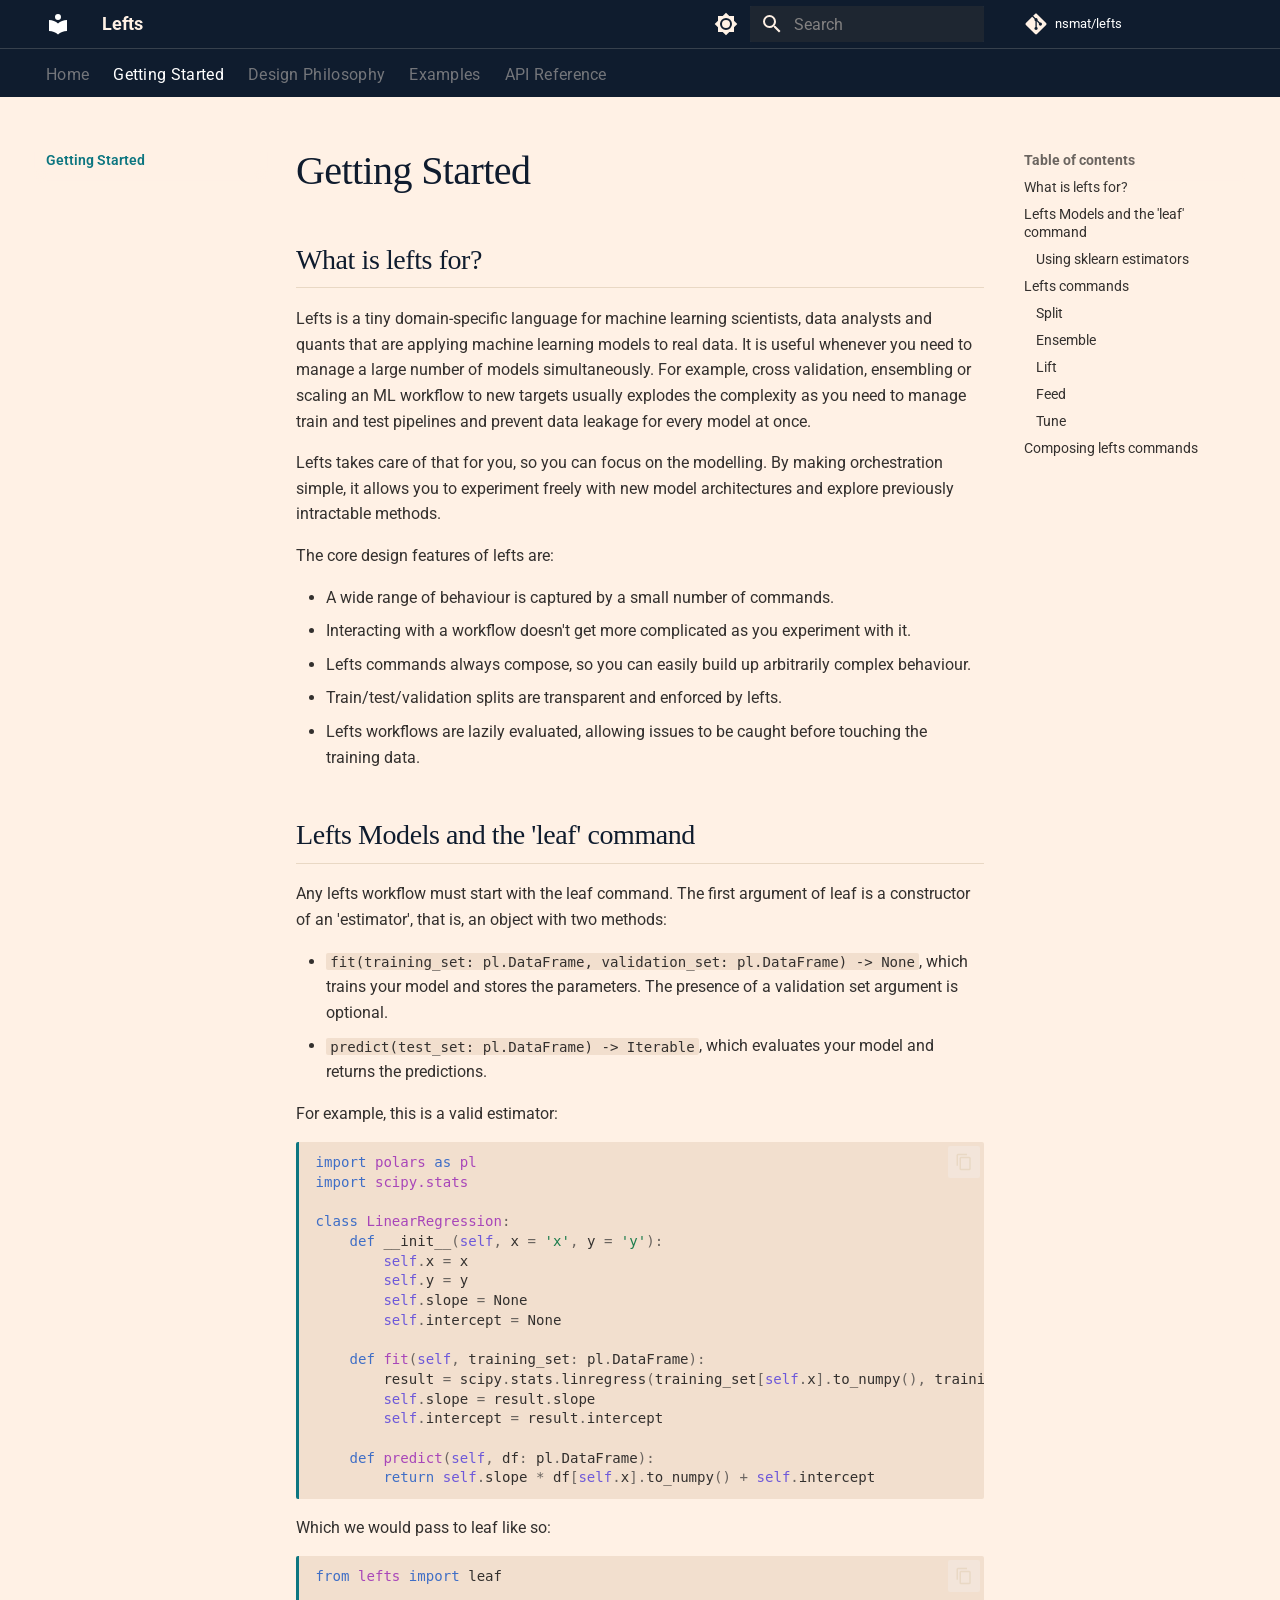
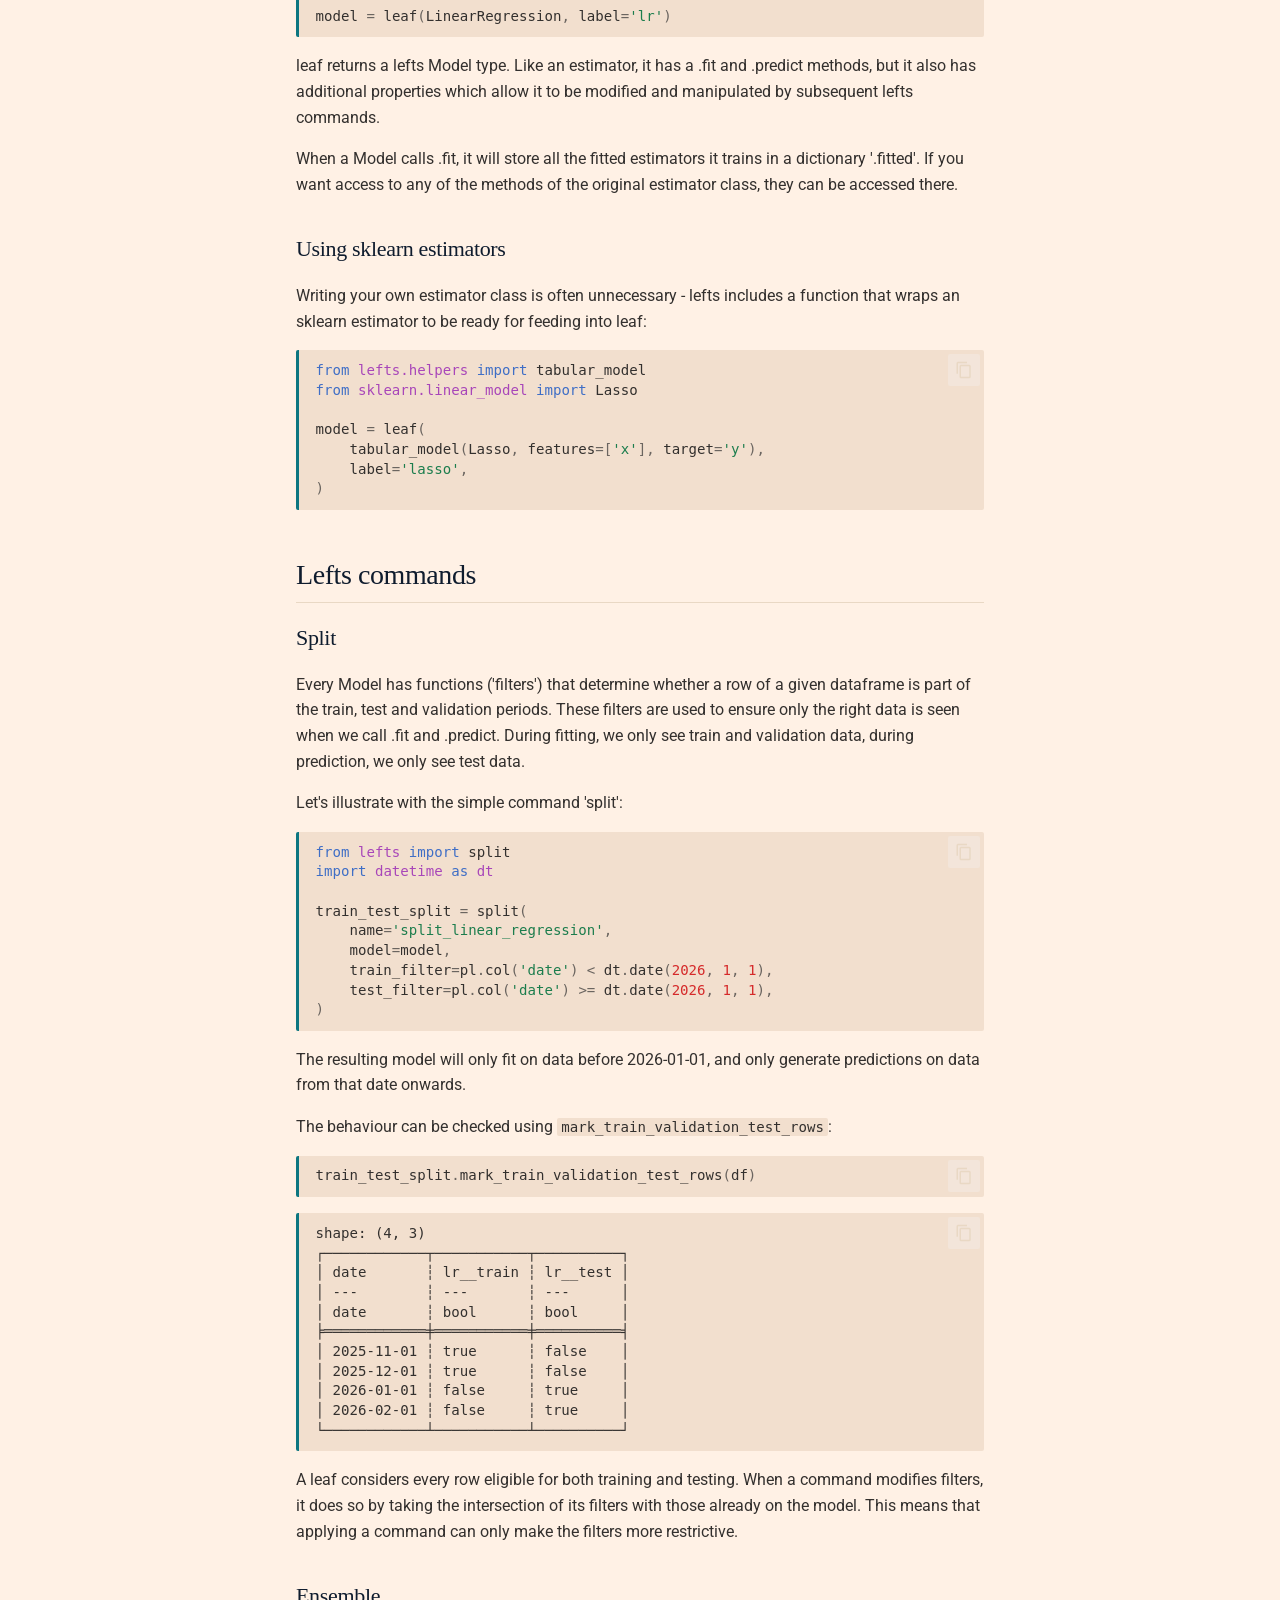
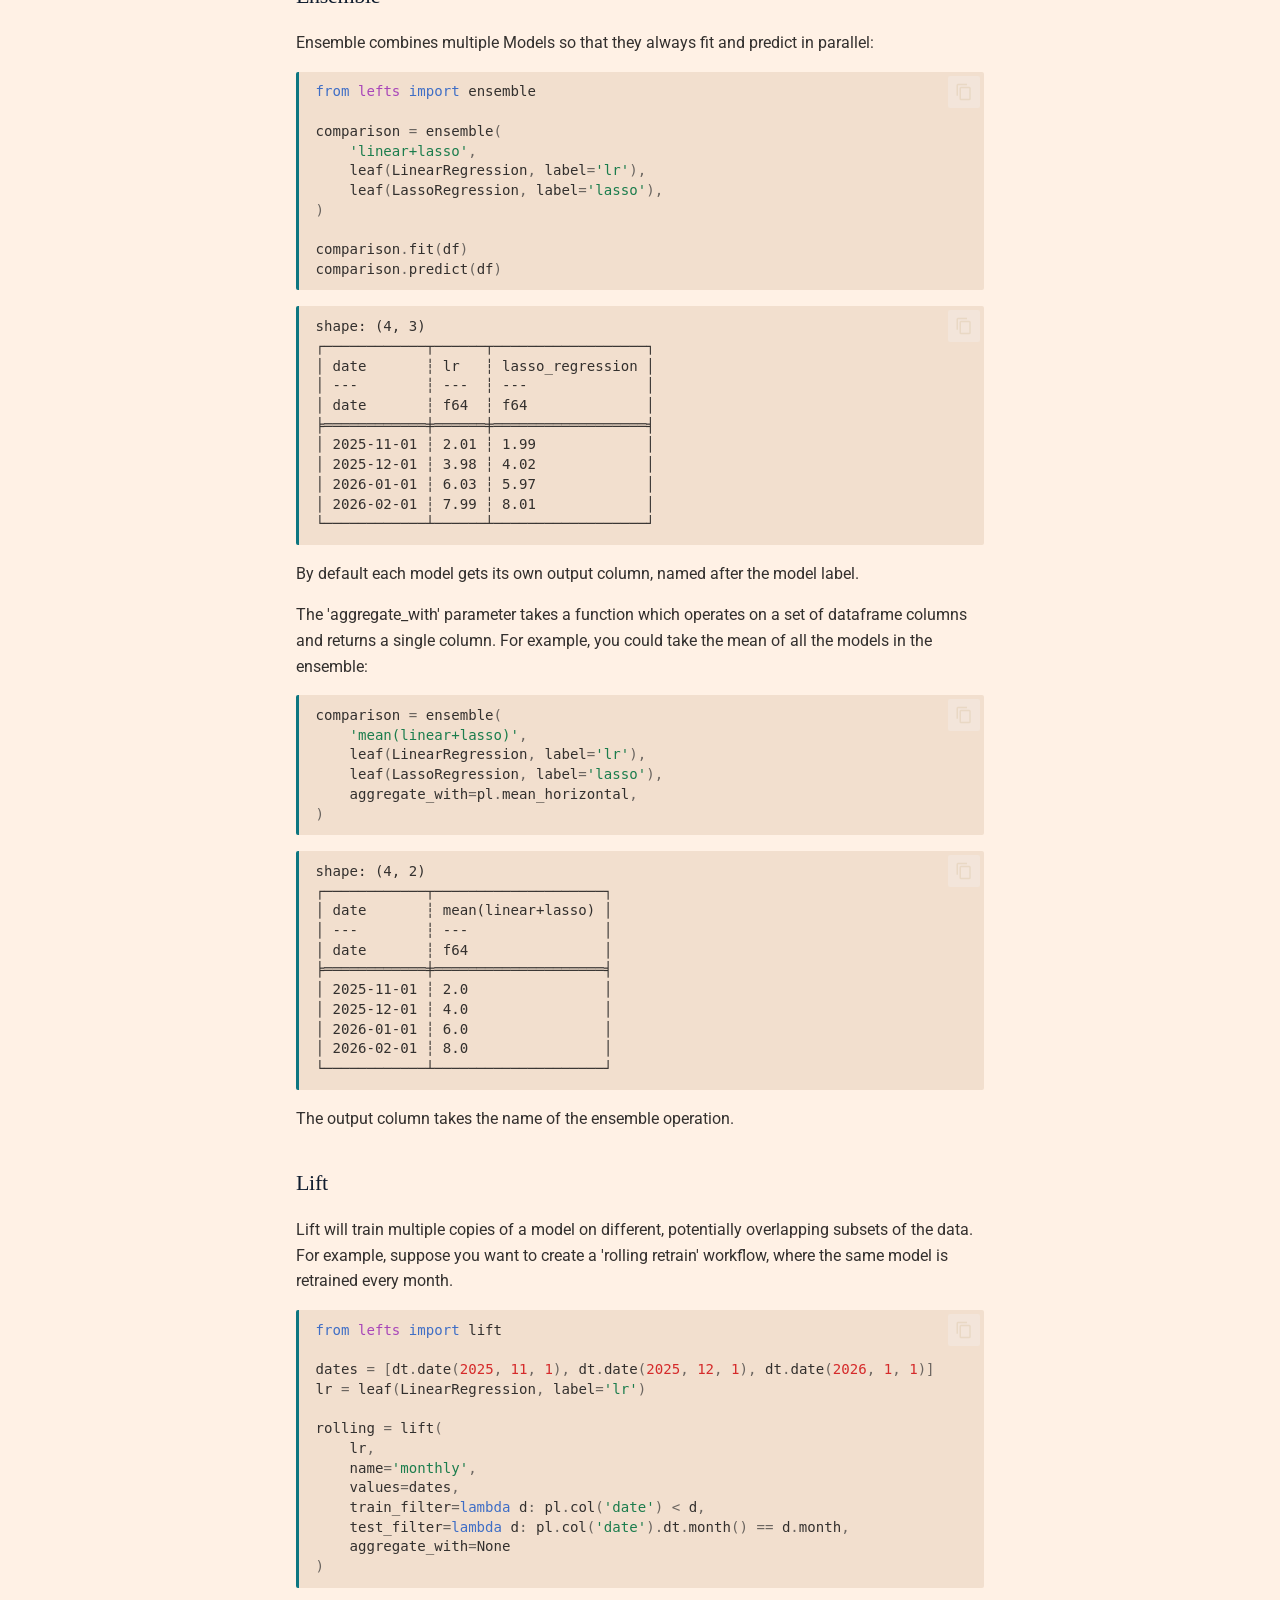
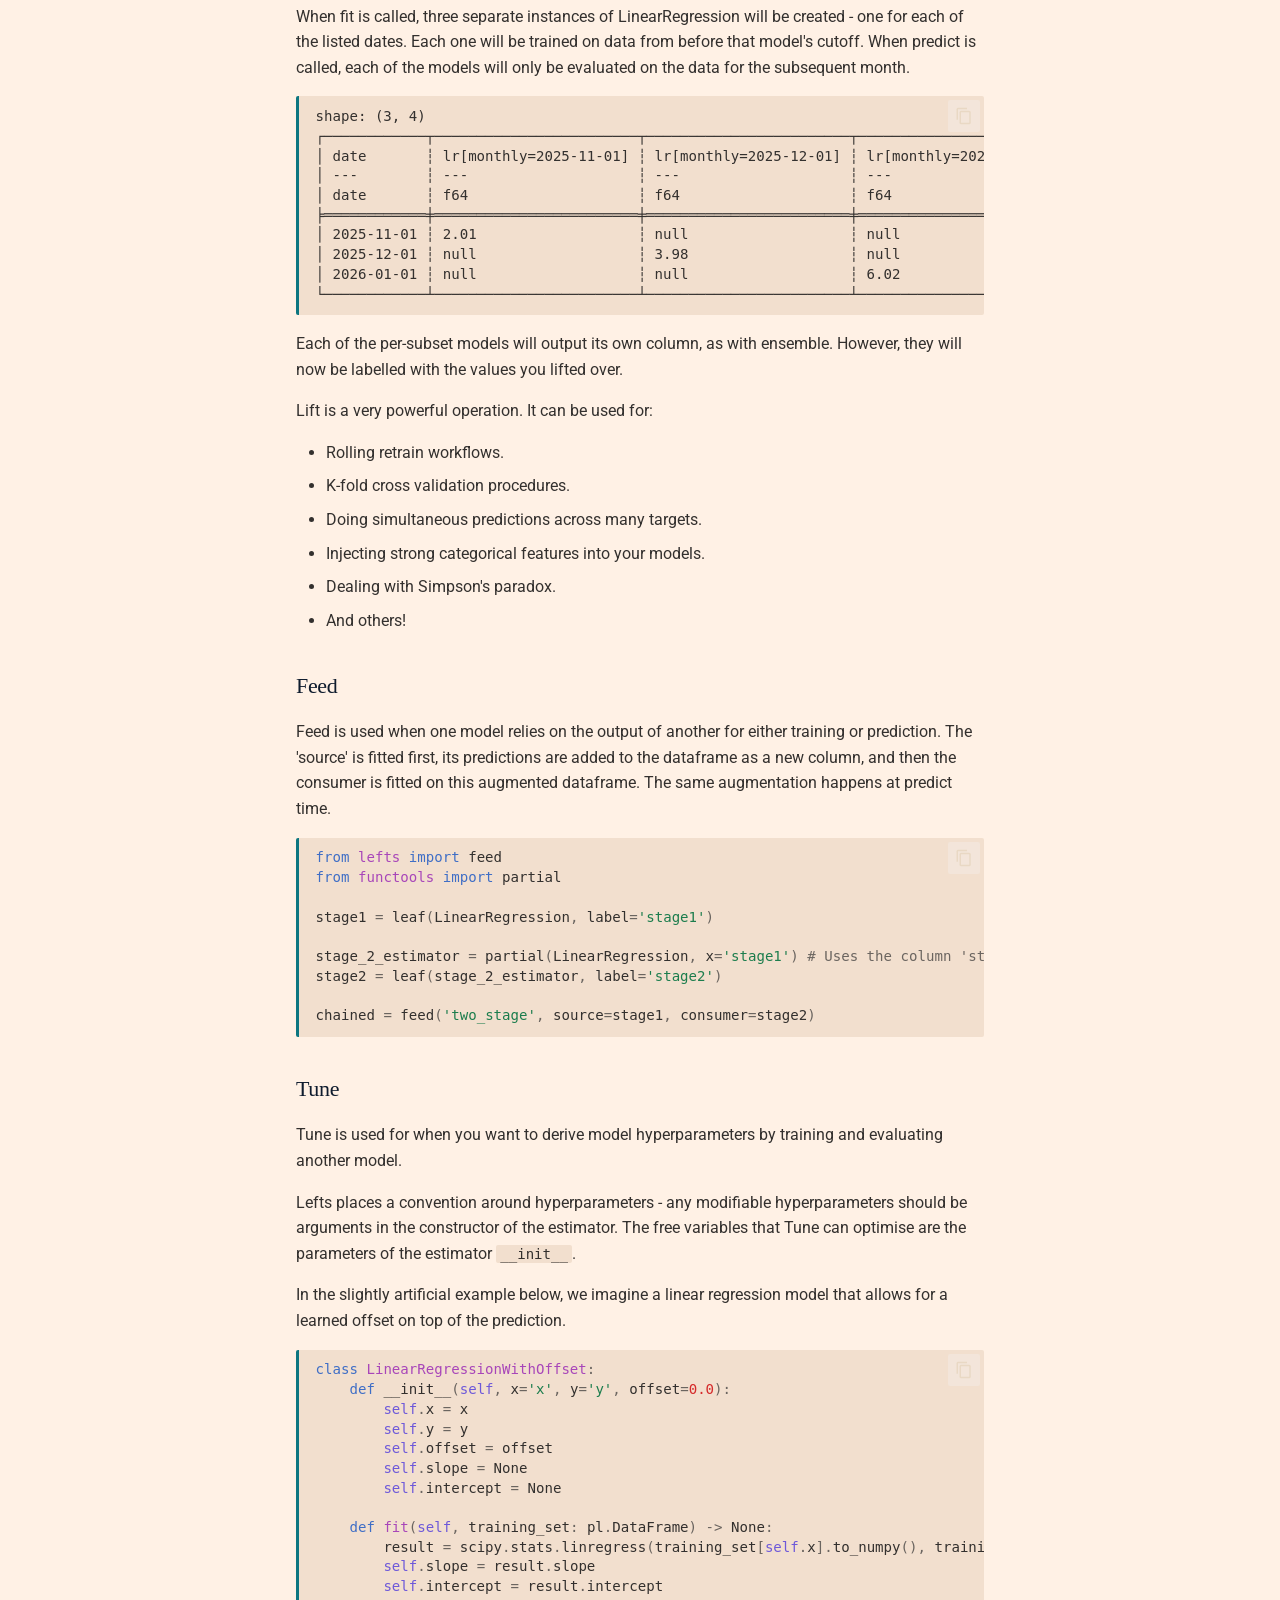
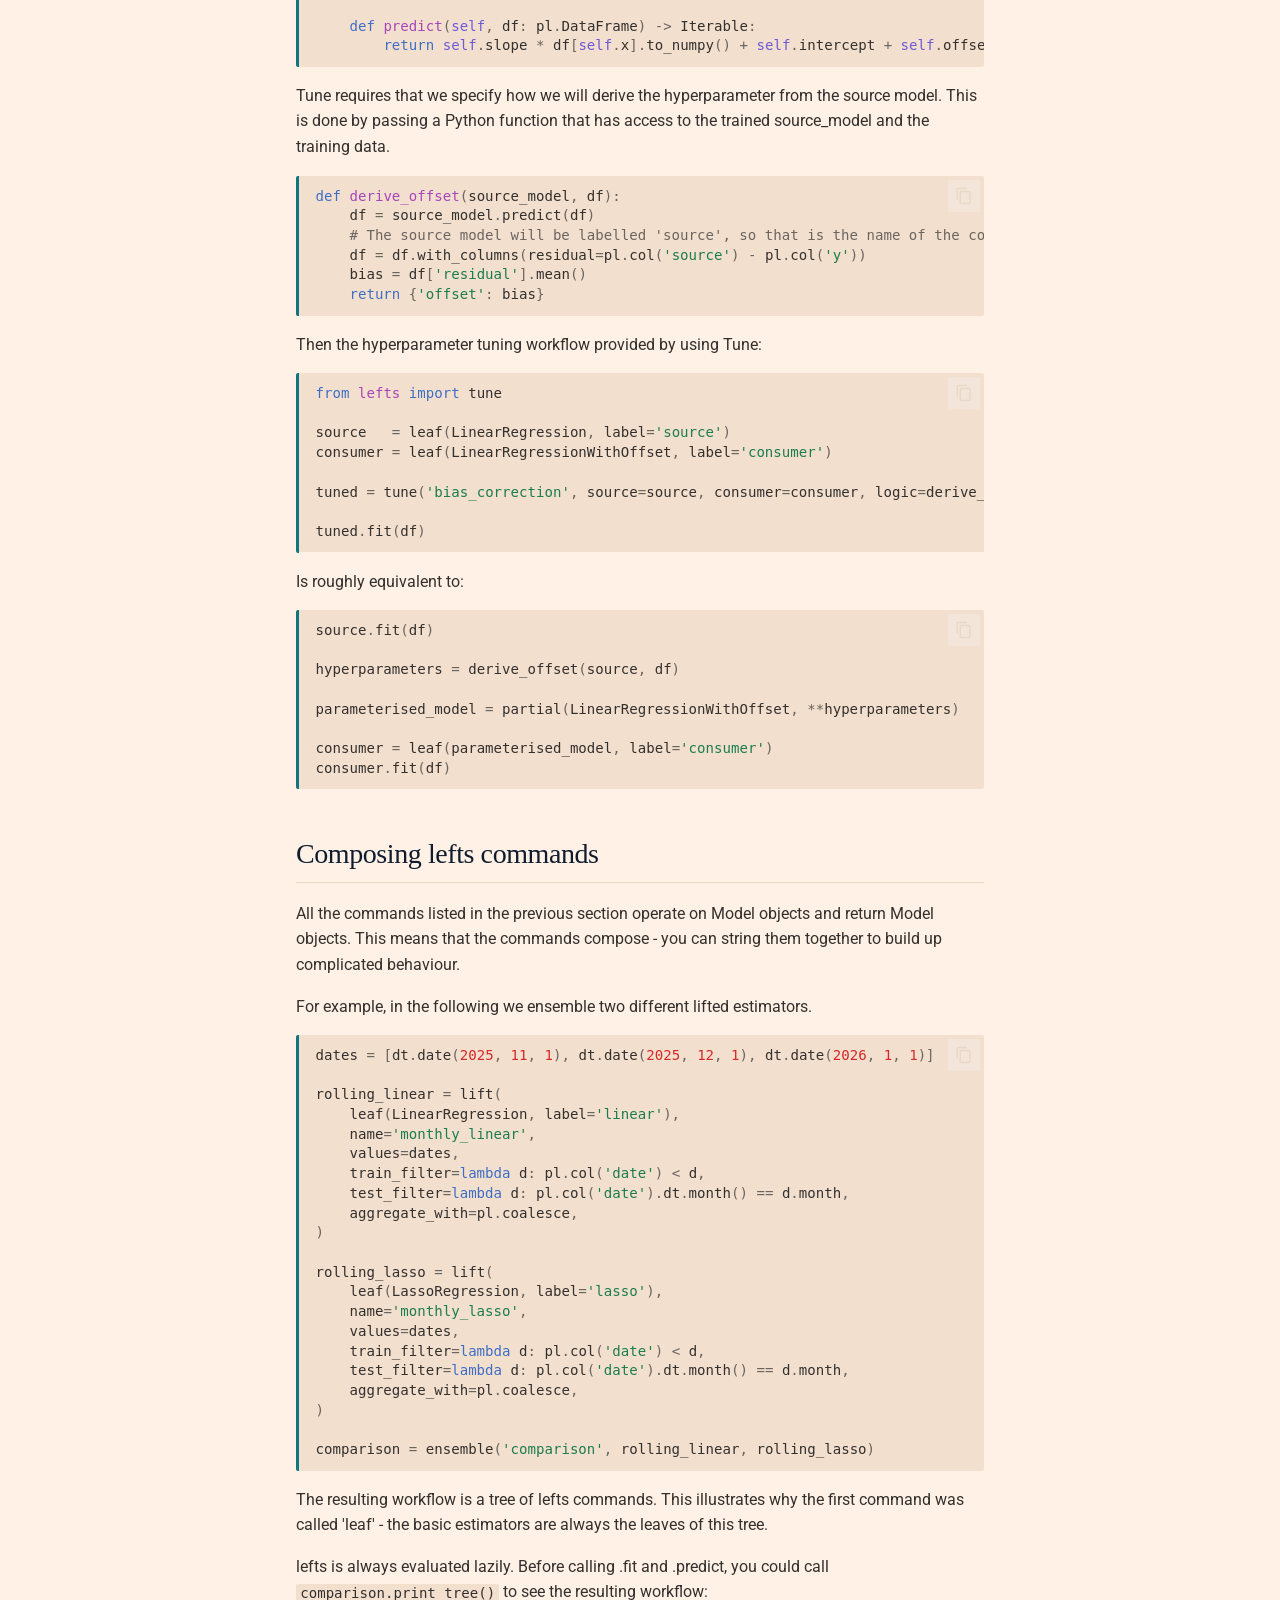
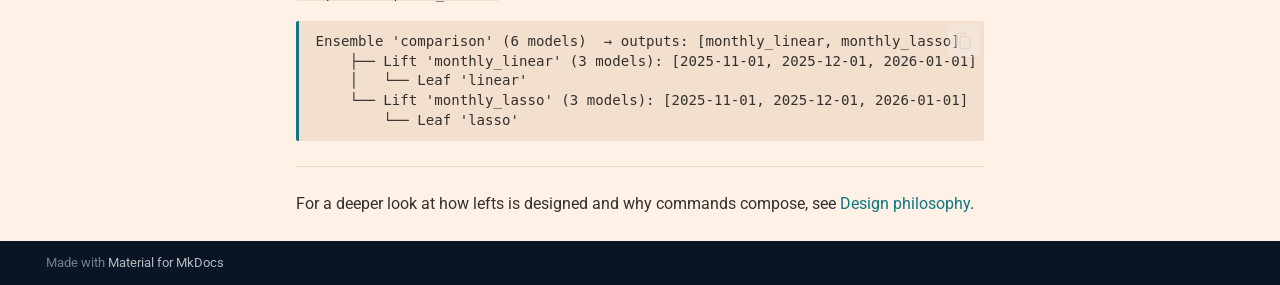
<file: understanding-lefts/index.html>
<!doctype html>
<html lang="en" class="no-js">
  <head>
    
      <meta charset="utf-8">
      <meta name="viewport" content="width=device-width,initial-scale=1">
      
        <meta name="description" content="Composable transformations for ML model experimentation">
      
      
      
      
        <link rel="prev" href="..">
      
      
        <link rel="next" href="../design-philosophy/">
      
      
        
      
      
      <link rel="icon" href="../assets/images/favicon.png">
      <meta name="generator" content="mkdocs-1.6.1, mkdocs-material-9.7.7">
    
    
      
        <title>Getting Started - Lefts</title>
      
    
    
      <link rel="stylesheet" href="../assets/stylesheets/main.ec1eaa64.min.css">
      
        
        <link rel="stylesheet" href="../assets/stylesheets/palette.ab4e12ef.min.css">
      
      


    
    
      
    
    
      
        
        
        <link rel="preconnect" href="https://fonts.gstatic.com" crossorigin>
        <link rel="stylesheet" href="https://fonts.googleapis.com/css?family=Roboto:300,300i,400,400i,700,700i%7CRoboto+Mono:400,400i,700,700i&display=fallback">
        <style>:root{--md-text-font:"Roboto";--md-code-font:"Roboto Mono"}</style>
      
    
    
      <link rel="stylesheet" href="../assets/_mkdocstrings.css">
    
      <link rel="stylesheet" href="../stylesheets/extra.css">
    
    <script>__md_scope=new URL("..",location),__md_hash=e=>[...e].reduce(((e,_)=>(e<<5)-e+_.charCodeAt(0)),0),__md_get=(e,_=localStorage,t=__md_scope)=>JSON.parse(_.getItem(t.pathname+"."+e)),__md_set=(e,_,t=localStorage,a=__md_scope)=>{try{t.setItem(a.pathname+"."+e,JSON.stringify(_))}catch(e){}}</script>
    
      

    
    
  </head>
  
  
    
    
      
    
    
    
    
    <body dir="ltr" data-md-color-scheme="default" data-md-color-primary="custom" data-md-color-accent="custom">
  
    
    <input class="md-toggle" data-md-toggle="drawer" type="checkbox" id="__drawer" autocomplete="off">
    <input class="md-toggle" data-md-toggle="search" type="checkbox" id="__search" autocomplete="off">
    <label class="md-overlay" for="__drawer"></label>
    <div data-md-component="skip">
      
        
        <a href="#what-is-lefts-for" class="md-skip">
          Skip to content
        </a>
      
    </div>
    <div data-md-component="announce">
      
    </div>
    
    
      

<header class="md-header" data-md-component="header">
  <nav class="md-header__inner md-grid" aria-label="Header">
    <a href=".." title="Lefts" class="md-header__button md-logo" aria-label="Lefts" data-md-component="logo">
      
  
  <svg xmlns="http://www.w3.org/2000/svg" viewBox="0 0 24 24"><path d="M12 8a3 3 0 0 0 3-3 3 3 0 0 0-3-3 3 3 0 0 0-3 3 3 3 0 0 0 3 3m0 3.54C9.64 9.35 6.5 8 3 8v11c3.5 0 6.64 1.35 9 3.54 2.36-2.19 5.5-3.54 9-3.54V8c-3.5 0-6.64 1.35-9 3.54"/></svg>

    </a>
    <label class="md-header__button md-icon" for="__drawer">
      
      <svg xmlns="http://www.w3.org/2000/svg" viewBox="0 0 24 24"><path d="M3 6h18v2H3zm0 5h18v2H3zm0 5h18v2H3z"/></svg>
    </label>
    <div class="md-header__title" data-md-component="header-title">
      <div class="md-header__ellipsis">
        <div class="md-header__topic">
          <span class="md-ellipsis">
            Lefts
          </span>
        </div>
        <div class="md-header__topic" data-md-component="header-topic">
          <span class="md-ellipsis">
            
              Getting Started
            
          </span>
        </div>
      </div>
    </div>
    
      
        <form class="md-header__option" data-md-component="palette">
  
    
    
    
    <input class="md-option" data-md-color-media="" data-md-color-scheme="default" data-md-color-primary="custom" data-md-color-accent="custom"  aria-label="Switch to dark mode"  type="radio" name="__palette" id="__palette_0">
    
      <label class="md-header__button md-icon" title="Switch to dark mode" for="__palette_1" hidden>
        <svg xmlns="http://www.w3.org/2000/svg" viewBox="0 0 24 24"><path d="M12 8a4 4 0 0 0-4 4 4 4 0 0 0 4 4 4 4 0 0 0 4-4 4 4 0 0 0-4-4m0 10a6 6 0 0 1-6-6 6 6 0 0 1 6-6 6 6 0 0 1 6 6 6 6 0 0 1-6 6m8-9.31V4h-4.69L12 .69 8.69 4H4v4.69L.69 12 4 15.31V20h4.69L12 23.31 15.31 20H20v-4.69L23.31 12z"/></svg>
      </label>
    
  
    
    
    
    <input class="md-option" data-md-color-media="" data-md-color-scheme="slate" data-md-color-primary="custom" data-md-color-accent="custom"  aria-label="Switch to light mode"  type="radio" name="__palette" id="__palette_1">
    
      <label class="md-header__button md-icon" title="Switch to light mode" for="__palette_0" hidden>
        <svg xmlns="http://www.w3.org/2000/svg" viewBox="0 0 24 24"><path d="M12 18c-.89 0-1.74-.2-2.5-.55C11.56 16.5 13 14.42 13 12s-1.44-4.5-3.5-5.45C10.26 6.2 11.11 6 12 6a6 6 0 0 1 6 6 6 6 0 0 1-6 6m8-9.31V4h-4.69L12 .69 8.69 4H4v4.69L.69 12 4 15.31V20h4.69L12 23.31 15.31 20H20v-4.69L23.31 12z"/></svg>
      </label>
    
  
</form>
      
    
    
      <script>var palette=__md_get("__palette");if(palette&&palette.color){if("(prefers-color-scheme)"===palette.color.media){var media=matchMedia("(prefers-color-scheme: light)"),input=document.querySelector(media.matches?"[data-md-color-media='(prefers-color-scheme: light)']":"[data-md-color-media='(prefers-color-scheme: dark)']");palette.color.media=input.getAttribute("data-md-color-media"),palette.color.scheme=input.getAttribute("data-md-color-scheme"),palette.color.primary=input.getAttribute("data-md-color-primary"),palette.color.accent=input.getAttribute("data-md-color-accent")}for(var[key,value]of Object.entries(palette.color))document.body.setAttribute("data-md-color-"+key,value)}</script>
    
    
    
      
      
        <label class="md-header__button md-icon" for="__search">
          
          <svg xmlns="http://www.w3.org/2000/svg" viewBox="0 0 24 24"><path d="M9.5 3A6.5 6.5 0 0 1 16 9.5c0 1.61-.59 3.09-1.56 4.23l.27.27h.79l5 5-1.5 1.5-5-5v-.79l-.27-.27A6.52 6.52 0 0 1 9.5 16 6.5 6.5 0 0 1 3 9.5 6.5 6.5 0 0 1 9.5 3m0 2C7 5 5 7 5 9.5S7 14 9.5 14 14 12 14 9.5 12 5 9.5 5"/></svg>
        </label>
        <div class="md-search" data-md-component="search" role="dialog">
  <label class="md-search__overlay" for="__search"></label>
  <div class="md-search__inner" role="search">
    <form class="md-search__form" name="search">
      <input type="text" class="md-search__input" name="query" aria-label="Search" placeholder="Search" autocapitalize="off" autocorrect="off" autocomplete="off" spellcheck="false" data-md-component="search-query" required>
      <label class="md-search__icon md-icon" for="__search">
        
        <svg xmlns="http://www.w3.org/2000/svg" viewBox="0 0 24 24"><path d="M9.5 3A6.5 6.5 0 0 1 16 9.5c0 1.61-.59 3.09-1.56 4.23l.27.27h.79l5 5-1.5 1.5-5-5v-.79l-.27-.27A6.52 6.52 0 0 1 9.5 16 6.5 6.5 0 0 1 3 9.5 6.5 6.5 0 0 1 9.5 3m0 2C7 5 5 7 5 9.5S7 14 9.5 14 14 12 14 9.5 12 5 9.5 5"/></svg>
        
        <svg xmlns="http://www.w3.org/2000/svg" viewBox="0 0 24 24"><path d="M20 11v2H8l5.5 5.5-1.42 1.42L4.16 12l7.92-7.92L13.5 5.5 8 11z"/></svg>
      </label>
      <nav class="md-search__options" aria-label="Search">
        
        <button type="reset" class="md-search__icon md-icon" title="Clear" aria-label="Clear" tabindex="-1">
          
          <svg xmlns="http://www.w3.org/2000/svg" viewBox="0 0 24 24"><path d="M19 6.41 17.59 5 12 10.59 6.41 5 5 6.41 10.59 12 5 17.59 6.41 19 12 13.41 17.59 19 19 17.59 13.41 12z"/></svg>
        </button>
      </nav>
      
    </form>
    <div class="md-search__output">
      <div class="md-search__scrollwrap" tabindex="0" data-md-scrollfix>
        <div class="md-search-result" data-md-component="search-result">
          <div class="md-search-result__meta">
            Initializing search
          </div>
          <ol class="md-search-result__list" role="presentation"></ol>
        </div>
      </div>
    </div>
  </div>
</div>
      
    
    
      <div class="md-header__source">
        <a href="https://github.com/nsmat/lefts" title="Go to repository" class="md-source" data-md-component="source">
  <div class="md-source__icon md-icon">
    
    <svg xmlns="http://www.w3.org/2000/svg" viewBox="0 0 448 512"><!--! Font Awesome Free 7.1.0 by @fontawesome - https://fontawesome.com License - https://fontawesome.com/license/free (Icons: CC BY 4.0, Fonts: SIL OFL 1.1, Code: MIT License) Copyright 2025 Fonticons, Inc.--><path d="M439.6 236.1 244 40.5c-5.4-5.5-12.8-8.5-20.4-8.5s-15 3-20.4 8.4L162.5 81l51.5 51.5c27.1-9.1 52.7 16.8 43.4 43.7l49.7 49.7c34.2-11.8 61.2 31 35.5 56.7-26.5 26.5-70.2-2.9-56-37.3L240.3 199v121.9c25.3 12.5 22.3 41.8 9.1 55-6.4 6.4-15.2 10.1-24.3 10.1s-17.8-3.6-24.3-10.1c-17.6-17.6-11.1-46.9 11.2-56v-123c-20.8-8.5-24.6-30.7-18.6-45L142.6 101 8.5 235.1C3 240.6 0 247.9 0 255.5s3 15 8.5 20.4l195.6 195.7c5.4 5.4 12.7 8.4 20.4 8.4s15-3 20.4-8.4l194.7-194.7c5.4-5.4 8.4-12.8 8.4-20.4s-3-15-8.4-20.4"/></svg>
  </div>
  <div class="md-source__repository">
    nsmat/lefts
  </div>
</a>
      </div>
    
  </nav>
  
</header>
    
    <div class="md-container" data-md-component="container">
      
      
        
          
            
<nav class="md-tabs" aria-label="Tabs" data-md-component="tabs">
  <div class="md-grid">
    <ul class="md-tabs__list">
      
        
  
  
  
  
    <li class="md-tabs__item">
      <a href=".." class="md-tabs__link">
        
  
  
    
  
  Home

      </a>
    </li>
  

      
        
  
  
  
    
  
  
    <li class="md-tabs__item md-tabs__item--active">
      <a href="./" class="md-tabs__link">
        
  
  
    
  
  Getting Started

      </a>
    </li>
  

      
        
  
  
  
  
    <li class="md-tabs__item">
      <a href="../design-philosophy/" class="md-tabs__link">
        
  
  
    
  
  Design Philosophy

      </a>
    </li>
  

      
        
  
  
  
  
    
    
      <li class="md-tabs__item">
        <a href="../notebooks/quantile_regressions_with_lift_and_feed/" class="md-tabs__link">
          
  
  
  Examples

        </a>
      </li>
    
  

      
        
  
  
  
  
    
    
      <li class="md-tabs__item">
        <a href="../api/commands/" class="md-tabs__link">
          
  
  
  API Reference

        </a>
      </li>
    
  

      
    </ul>
  </div>
</nav>
          
        
      
      <main class="md-main" data-md-component="main">
        <div class="md-main__inner md-grid">
          
            
              
              <div class="md-sidebar md-sidebar--primary" data-md-component="sidebar" data-md-type="navigation" >
                <div class="md-sidebar__scrollwrap">
                  <div class="md-sidebar__inner">
                    


  


<nav class="md-nav md-nav--primary md-nav--lifted" aria-label="Navigation" data-md-level="0">
  <label class="md-nav__title" for="__drawer">
    <a href=".." title="Lefts" class="md-nav__button md-logo" aria-label="Lefts" data-md-component="logo">
      
  
  <svg xmlns="http://www.w3.org/2000/svg" viewBox="0 0 24 24"><path d="M12 8a3 3 0 0 0 3-3 3 3 0 0 0-3-3 3 3 0 0 0-3 3 3 3 0 0 0 3 3m0 3.54C9.64 9.35 6.5 8 3 8v11c3.5 0 6.64 1.35 9 3.54 2.36-2.19 5.5-3.54 9-3.54V8c-3.5 0-6.64 1.35-9 3.54"/></svg>

    </a>
    Lefts
  </label>
  
    <div class="md-nav__source">
      <a href="https://github.com/nsmat/lefts" title="Go to repository" class="md-source" data-md-component="source">
  <div class="md-source__icon md-icon">
    
    <svg xmlns="http://www.w3.org/2000/svg" viewBox="0 0 448 512"><!--! Font Awesome Free 7.1.0 by @fontawesome - https://fontawesome.com License - https://fontawesome.com/license/free (Icons: CC BY 4.0, Fonts: SIL OFL 1.1, Code: MIT License) Copyright 2025 Fonticons, Inc.--><path d="M439.6 236.1 244 40.5c-5.4-5.5-12.8-8.5-20.4-8.5s-15 3-20.4 8.4L162.5 81l51.5 51.5c27.1-9.1 52.7 16.8 43.4 43.7l49.7 49.7c34.2-11.8 61.2 31 35.5 56.7-26.5 26.5-70.2-2.9-56-37.3L240.3 199v121.9c25.3 12.5 22.3 41.8 9.1 55-6.4 6.4-15.2 10.1-24.3 10.1s-17.8-3.6-24.3-10.1c-17.6-17.6-11.1-46.9 11.2-56v-123c-20.8-8.5-24.6-30.7-18.6-45L142.6 101 8.5 235.1C3 240.6 0 247.9 0 255.5s3 15 8.5 20.4l195.6 195.7c5.4 5.4 12.7 8.4 20.4 8.4s15-3 20.4-8.4l194.7-194.7c5.4-5.4 8.4-12.8 8.4-20.4s-3-15-8.4-20.4"/></svg>
  </div>
  <div class="md-source__repository">
    nsmat/lefts
  </div>
</a>
    </div>
  
  <ul class="md-nav__list" data-md-scrollfix>
    
      
      
  
  
  
  
    <li class="md-nav__item">
      <a href=".." class="md-nav__link">
        
  
  
  <span class="md-ellipsis">
    
  
    Home
  

    
  </span>
  
  

      </a>
    </li>
  

    
      
      
  
  
    
  
  
  
    <li class="md-nav__item md-nav__item--active">
      
      <input class="md-nav__toggle md-toggle" type="checkbox" id="__toc">
      
      
      
        <label class="md-nav__link md-nav__link--active" for="__toc">
          
  
  
  <span class="md-ellipsis">
    
  
    Getting Started
  

    
  </span>
  
  

          <span class="md-nav__icon md-icon"></span>
        </label>
      
      <a href="./" class="md-nav__link md-nav__link--active">
        
  
  
  <span class="md-ellipsis">
    
  
    Getting Started
  

    
  </span>
  
  

      </a>
      
        

<nav class="md-nav md-nav--secondary" aria-label="Table of contents">
  
  
  
  
    <label class="md-nav__title" for="__toc">
      <span class="md-nav__icon md-icon"></span>
      Table of contents
    </label>
    <ul class="md-nav__list" data-md-component="toc" data-md-scrollfix>
      
        <li class="md-nav__item">
  <a href="#what-is-lefts-for" class="md-nav__link">
    <span class="md-ellipsis">
      
        What is lefts for?
      
    </span>
  </a>
  
</li>
      
        <li class="md-nav__item">
  <a href="#lefts-models-and-the-leaf-command" class="md-nav__link">
    <span class="md-ellipsis">
      
        Lefts Models and the 'leaf' command
      
    </span>
  </a>
  
    <nav class="md-nav" aria-label="Lefts Models and the &#39;leaf&#39; command">
      <ul class="md-nav__list">
        
          <li class="md-nav__item">
  <a href="#using-sklearn-estimators" class="md-nav__link">
    <span class="md-ellipsis">
      
        Using sklearn estimators
      
    </span>
  </a>
  
</li>
        
      </ul>
    </nav>
  
</li>
      
        <li class="md-nav__item">
  <a href="#lefts-commands" class="md-nav__link">
    <span class="md-ellipsis">
      
        Lefts commands
      
    </span>
  </a>
  
    <nav class="md-nav" aria-label="Lefts commands">
      <ul class="md-nav__list">
        
          <li class="md-nav__item">
  <a href="#split" class="md-nav__link">
    <span class="md-ellipsis">
      
        Split
      
    </span>
  </a>
  
</li>
        
          <li class="md-nav__item">
  <a href="#ensemble" class="md-nav__link">
    <span class="md-ellipsis">
      
        Ensemble
      
    </span>
  </a>
  
</li>
        
          <li class="md-nav__item">
  <a href="#lift" class="md-nav__link">
    <span class="md-ellipsis">
      
        Lift
      
    </span>
  </a>
  
</li>
        
          <li class="md-nav__item">
  <a href="#feed" class="md-nav__link">
    <span class="md-ellipsis">
      
        Feed
      
    </span>
  </a>
  
</li>
        
          <li class="md-nav__item">
  <a href="#tune" class="md-nav__link">
    <span class="md-ellipsis">
      
        Tune
      
    </span>
  </a>
  
</li>
        
      </ul>
    </nav>
  
</li>
      
        <li class="md-nav__item">
  <a href="#composing-lefts-commands" class="md-nav__link">
    <span class="md-ellipsis">
      
        Composing lefts commands
      
    </span>
  </a>
  
</li>
      
    </ul>
  
</nav>
      
    </li>
  

    
      
      
  
  
  
  
    <li class="md-nav__item">
      <a href="../design-philosophy/" class="md-nav__link">
        
  
  
  <span class="md-ellipsis">
    
  
    Design Philosophy
  

    
  </span>
  
  

      </a>
    </li>
  

    
      
      
  
  
  
  
    
    
    
    
      
      
        
      
    
    
    <li class="md-nav__item md-nav__item--nested">
      
        
        
        <input class="md-nav__toggle md-toggle " type="checkbox" id="__nav_4" >
        
          
          <label class="md-nav__link" for="__nav_4" id="__nav_4_label" tabindex="0">
            
  
  
  <span class="md-ellipsis">
    
  
    Examples
  

    
  </span>
  
  

            <span class="md-nav__icon md-icon"></span>
          </label>
        
        <nav class="md-nav" data-md-level="1" aria-labelledby="__nav_4_label" aria-expanded="false">
          <label class="md-nav__title" for="__nav_4">
            <span class="md-nav__icon md-icon"></span>
            
  
    Examples
  

          </label>
          <ul class="md-nav__list" data-md-scrollfix>
            
              
                
  
  
  
  
    <li class="md-nav__item">
      <a href="../notebooks/quantile_regressions_with_lift_and_feed/" class="md-nav__link">
        
  
  
  <span class="md-ellipsis">
    
  
    Quantile regressions with lift and feed
  

    
  </span>
  
  

      </a>
    </li>
  

              
            
              
                
  
  
  
  
    <li class="md-nav__item">
      <a href="../notebooks/lgbm_rolling_retrain_early_stopping_using_lifts_and_validation_sets/" class="md-nav__link">
        
  
  
  <span class="md-ellipsis">
    
  
    LGBM rolling retrain with early stopping
  

    
  </span>
  
  

      </a>
    </li>
  

              
            
              
                
  
  
  
  
    <li class="md-nav__item">
      <a href="../notebooks/teacher_student_with_feed/" class="md-nav__link">
        
  
  
  <span class="md-ellipsis">
    
  
    Teacher-student models with feed
  

    
  </span>
  
  

      </a>
    </li>
  

              
            
              
                
  
  
  
  
    <li class="md-nav__item">
      <a href="../notebooks/geometric_models_with_lift/" class="md-nav__link">
        
  
  
  <span class="md-ellipsis">
    
  
    Geometric Models with Lift
  

    
  </span>
  
  

      </a>
    </li>
  

              
            
          </ul>
        </nav>
      
    </li>
  

    
      
      
  
  
  
  
    
    
    
    
      
      
        
      
    
    
    <li class="md-nav__item md-nav__item--nested">
      
        
        
        <input class="md-nav__toggle md-toggle " type="checkbox" id="__nav_5" >
        
          
          <label class="md-nav__link" for="__nav_5" id="__nav_5_label" tabindex="0">
            
  
  
  <span class="md-ellipsis">
    
  
    API Reference
  

    
  </span>
  
  

            <span class="md-nav__icon md-icon"></span>
          </label>
        
        <nav class="md-nav" data-md-level="1" aria-labelledby="__nav_5_label" aria-expanded="false">
          <label class="md-nav__title" for="__nav_5">
            <span class="md-nav__icon md-icon"></span>
            
  
    API Reference
  

          </label>
          <ul class="md-nav__list" data-md-scrollfix>
            
              
                
  
  
  
  
    <li class="md-nav__item">
      <a href="../api/commands/" class="md-nav__link">
        
  
  
  <span class="md-ellipsis">
    
  
    Commands
  

    
  </span>
  
  

      </a>
    </li>
  

              
            
              
                
  
  
  
  
    <li class="md-nav__item">
      <a href="../api/model/" class="md-nav__link">
        
  
  
  <span class="md-ellipsis">
    
  
    Model
  

    
  </span>
  
  

      </a>
    </li>
  

              
            
              
                
  
  
  
  
    <li class="md-nav__item">
      <a href="../api/helpers/" class="md-nav__link">
        
  
  
  <span class="md-ellipsis">
    
  
    Helpers
  

    
  </span>
  
  

      </a>
    </li>
  

              
            
          </ul>
        </nav>
      
    </li>
  

    
  </ul>
</nav>
                  </div>
                </div>
              </div>
            
            
              
              <div class="md-sidebar md-sidebar--secondary" data-md-component="sidebar" data-md-type="toc" >
                <div class="md-sidebar__scrollwrap">
                  <div class="md-sidebar__inner">
                    

<nav class="md-nav md-nav--secondary" aria-label="Table of contents">
  
  
  
  
    <label class="md-nav__title" for="__toc">
      <span class="md-nav__icon md-icon"></span>
      Table of contents
    </label>
    <ul class="md-nav__list" data-md-component="toc" data-md-scrollfix>
      
        <li class="md-nav__item">
  <a href="#what-is-lefts-for" class="md-nav__link">
    <span class="md-ellipsis">
      
        What is lefts for?
      
    </span>
  </a>
  
</li>
      
        <li class="md-nav__item">
  <a href="#lefts-models-and-the-leaf-command" class="md-nav__link">
    <span class="md-ellipsis">
      
        Lefts Models and the 'leaf' command
      
    </span>
  </a>
  
    <nav class="md-nav" aria-label="Lefts Models and the &#39;leaf&#39; command">
      <ul class="md-nav__list">
        
          <li class="md-nav__item">
  <a href="#using-sklearn-estimators" class="md-nav__link">
    <span class="md-ellipsis">
      
        Using sklearn estimators
      
    </span>
  </a>
  
</li>
        
      </ul>
    </nav>
  
</li>
      
        <li class="md-nav__item">
  <a href="#lefts-commands" class="md-nav__link">
    <span class="md-ellipsis">
      
        Lefts commands
      
    </span>
  </a>
  
    <nav class="md-nav" aria-label="Lefts commands">
      <ul class="md-nav__list">
        
          <li class="md-nav__item">
  <a href="#split" class="md-nav__link">
    <span class="md-ellipsis">
      
        Split
      
    </span>
  </a>
  
</li>
        
          <li class="md-nav__item">
  <a href="#ensemble" class="md-nav__link">
    <span class="md-ellipsis">
      
        Ensemble
      
    </span>
  </a>
  
</li>
        
          <li class="md-nav__item">
  <a href="#lift" class="md-nav__link">
    <span class="md-ellipsis">
      
        Lift
      
    </span>
  </a>
  
</li>
        
          <li class="md-nav__item">
  <a href="#feed" class="md-nav__link">
    <span class="md-ellipsis">
      
        Feed
      
    </span>
  </a>
  
</li>
        
          <li class="md-nav__item">
  <a href="#tune" class="md-nav__link">
    <span class="md-ellipsis">
      
        Tune
      
    </span>
  </a>
  
</li>
        
      </ul>
    </nav>
  
</li>
      
        <li class="md-nav__item">
  <a href="#composing-lefts-commands" class="md-nav__link">
    <span class="md-ellipsis">
      
        Composing lefts commands
      
    </span>
  </a>
  
</li>
      
    </ul>
  
</nav>
                  </div>
                </div>
              </div>
            
          
          
            <div class="md-content" data-md-component="content">
              
              <article class="md-content__inner md-typeset">
                
                  


  
  


  <h1>Getting Started</h1>

<h2 id="what-is-lefts-for">What is lefts for?</h2>
<p>Lefts is a tiny domain-specific language for machine learning scientists, data analysts and quants that are applying machine learning models to real data. It is useful whenever you need to manage a large number of models simultaneously. For example, cross validation, ensembling or scaling an ML workflow to new targets usually explodes the complexity as you need to manage train and test pipelines and prevent data leakage for every model at once.</p>
<p>Lefts takes care of that for you, so you can focus on the modelling. By making orchestration simple, it allows you to experiment freely with new model architectures and explore previously intractable methods.</p>
<p>The core design features of lefts are:</p>
<ul>
<li>A wide range of behaviour is captured by a small number of commands.</li>
<li>Interacting with a workflow doesn't get more complicated as you experiment with it.</li>
<li>Lefts commands always compose, so you can easily build up arbitrarily complex behaviour.</li>
<li>Train/test/validation splits are transparent and enforced by lefts.</li>
<li>Lefts workflows are lazily evaluated, allowing issues to be caught before touching the training data.</li>
</ul>
<h2 id="lefts-models-and-the-leaf-command">Lefts Models and the 'leaf' command</h2>
<p>Any lefts workflow must start with the leaf command. The first argument of leaf is a constructor of an 'estimator', that is, an object with two methods:</p>
<ul>
<li><code>fit(training_set: pl.DataFrame, validation_set: pl.DataFrame) -&gt; None</code>, which trains your model and stores the parameters. The presence of a validation set argument is optional.</li>
<li><code>predict(test_set: pl.DataFrame) -&gt; Iterable</code>, which evaluates your model and returns the predictions.</li>
</ul>
<p>For example, this is a valid estimator:</p>
<div class="highlight"><pre><span></span><code><a id="__codelineno-0-1" name="__codelineno-0-1" href="#__codelineno-0-1"></a><span class="kn">import</span><span class="w"> </span><span class="nn">polars</span><span class="w"> </span><span class="k">as</span><span class="w"> </span><span class="nn">pl</span>
<a id="__codelineno-0-2" name="__codelineno-0-2" href="#__codelineno-0-2"></a><span class="kn">import</span><span class="w"> </span><span class="nn">scipy.stats</span>
<a id="__codelineno-0-3" name="__codelineno-0-3" href="#__codelineno-0-3"></a>
<a id="__codelineno-0-4" name="__codelineno-0-4" href="#__codelineno-0-4"></a><span class="k">class</span><span class="w"> </span><span class="nc">LinearRegression</span><span class="p">:</span>
<a id="__codelineno-0-5" name="__codelineno-0-5" href="#__codelineno-0-5"></a>    <span class="k">def</span><span class="w"> </span><span class="fm">__init__</span><span class="p">(</span><span class="bp">self</span><span class="p">,</span> <span class="n">x</span> <span class="o">=</span> <span class="s1">'x'</span><span class="p">,</span> <span class="n">y</span> <span class="o">=</span> <span class="s1">'y'</span><span class="p">):</span>
<a id="__codelineno-0-6" name="__codelineno-0-6" href="#__codelineno-0-6"></a>        <span class="bp">self</span><span class="o">.</span><span class="n">x</span> <span class="o">=</span> <span class="n">x</span>
<a id="__codelineno-0-7" name="__codelineno-0-7" href="#__codelineno-0-7"></a>        <span class="bp">self</span><span class="o">.</span><span class="n">y</span> <span class="o">=</span> <span class="n">y</span>
<a id="__codelineno-0-8" name="__codelineno-0-8" href="#__codelineno-0-8"></a>        <span class="bp">self</span><span class="o">.</span><span class="n">slope</span> <span class="o">=</span> <span class="kc">None</span>
<a id="__codelineno-0-9" name="__codelineno-0-9" href="#__codelineno-0-9"></a>        <span class="bp">self</span><span class="o">.</span><span class="n">intercept</span> <span class="o">=</span> <span class="kc">None</span>
<a id="__codelineno-0-10" name="__codelineno-0-10" href="#__codelineno-0-10"></a>
<a id="__codelineno-0-11" name="__codelineno-0-11" href="#__codelineno-0-11"></a>    <span class="k">def</span><span class="w"> </span><span class="nf">fit</span><span class="p">(</span><span class="bp">self</span><span class="p">,</span> <span class="n">training_set</span><span class="p">:</span> <span class="n">pl</span><span class="o">.</span><span class="n">DataFrame</span><span class="p">):</span>
<a id="__codelineno-0-12" name="__codelineno-0-12" href="#__codelineno-0-12"></a>        <span class="n">result</span> <span class="o">=</span> <span class="n">scipy</span><span class="o">.</span><span class="n">stats</span><span class="o">.</span><span class="n">linregress</span><span class="p">(</span><span class="n">training_set</span><span class="p">[</span><span class="bp">self</span><span class="o">.</span><span class="n">x</span><span class="p">]</span><span class="o">.</span><span class="n">to_numpy</span><span class="p">(),</span> <span class="n">training_set</span><span class="p">[</span><span class="bp">self</span><span class="o">.</span><span class="n">y</span><span class="p">]</span><span class="o">.</span><span class="n">to_numpy</span><span class="p">())</span>
<a id="__codelineno-0-13" name="__codelineno-0-13" href="#__codelineno-0-13"></a>        <span class="bp">self</span><span class="o">.</span><span class="n">slope</span> <span class="o">=</span> <span class="n">result</span><span class="o">.</span><span class="n">slope</span>
<a id="__codelineno-0-14" name="__codelineno-0-14" href="#__codelineno-0-14"></a>        <span class="bp">self</span><span class="o">.</span><span class="n">intercept</span> <span class="o">=</span> <span class="n">result</span><span class="o">.</span><span class="n">intercept</span>
<a id="__codelineno-0-15" name="__codelineno-0-15" href="#__codelineno-0-15"></a>
<a id="__codelineno-0-16" name="__codelineno-0-16" href="#__codelineno-0-16"></a>    <span class="k">def</span><span class="w"> </span><span class="nf">predict</span><span class="p">(</span><span class="bp">self</span><span class="p">,</span> <span class="n">df</span><span class="p">:</span> <span class="n">pl</span><span class="o">.</span><span class="n">DataFrame</span><span class="p">):</span>
<a id="__codelineno-0-17" name="__codelineno-0-17" href="#__codelineno-0-17"></a>        <span class="k">return</span> <span class="bp">self</span><span class="o">.</span><span class="n">slope</span> <span class="o">*</span> <span class="n">df</span><span class="p">[</span><span class="bp">self</span><span class="o">.</span><span class="n">x</span><span class="p">]</span><span class="o">.</span><span class="n">to_numpy</span><span class="p">()</span> <span class="o">+</span> <span class="bp">self</span><span class="o">.</span><span class="n">intercept</span>
</code></pre></div>
<p>Which we would pass to leaf like so:
<div class="highlight"><pre><span></span><code><a id="__codelineno-1-1" name="__codelineno-1-1" href="#__codelineno-1-1"></a><span class="kn">from</span><span class="w"> </span><span class="nn">lefts</span><span class="w"> </span><span class="kn">import</span> <span class="n">leaf</span>
<a id="__codelineno-1-2" name="__codelineno-1-2" href="#__codelineno-1-2"></a>
<a id="__codelineno-1-3" name="__codelineno-1-3" href="#__codelineno-1-3"></a><span class="n">model</span> <span class="o">=</span> <span class="n">leaf</span><span class="p">(</span><span class="n">LinearRegression</span><span class="p">,</span> <span class="n">label</span><span class="o">=</span><span class="s1">'lr'</span><span class="p">)</span>
</code></pre></div></p>
<p>leaf returns a lefts Model type. Like an estimator, it has a .fit and .predict methods, but it also has additional properties which allow it to be modified and manipulated by subsequent lefts commands.</p>
<p>When a Model calls .fit, it will store all the fitted estimators it trains in a dictionary '.fitted'. If you want access to any of the methods of the original estimator class, they can be accessed there.</p>
<h3 id="using-sklearn-estimators">Using sklearn estimators</h3>
<p>Writing your own estimator class is often unnecessary - lefts includes a function that wraps an sklearn estimator to be ready for feeding into leaf:</p>
<div class="highlight"><pre><span></span><code><a id="__codelineno-2-1" name="__codelineno-2-1" href="#__codelineno-2-1"></a><span class="kn">from</span><span class="w"> </span><span class="nn">lefts.helpers</span><span class="w"> </span><span class="kn">import</span> <span class="n">tabular_model</span>
<a id="__codelineno-2-2" name="__codelineno-2-2" href="#__codelineno-2-2"></a><span class="kn">from</span><span class="w"> </span><span class="nn">sklearn.linear_model</span><span class="w"> </span><span class="kn">import</span> <span class="n">Lasso</span>
<a id="__codelineno-2-3" name="__codelineno-2-3" href="#__codelineno-2-3"></a>
<a id="__codelineno-2-4" name="__codelineno-2-4" href="#__codelineno-2-4"></a><span class="n">model</span> <span class="o">=</span> <span class="n">leaf</span><span class="p">(</span>
<a id="__codelineno-2-5" name="__codelineno-2-5" href="#__codelineno-2-5"></a>    <span class="n">tabular_model</span><span class="p">(</span><span class="n">Lasso</span><span class="p">,</span> <span class="n">features</span><span class="o">=</span><span class="p">[</span><span class="s1">'x'</span><span class="p">],</span> <span class="n">target</span><span class="o">=</span><span class="s1">'y'</span><span class="p">),</span>
<a id="__codelineno-2-6" name="__codelineno-2-6" href="#__codelineno-2-6"></a>    <span class="n">label</span><span class="o">=</span><span class="s1">'lasso'</span><span class="p">,</span>
<a id="__codelineno-2-7" name="__codelineno-2-7" href="#__codelineno-2-7"></a><span class="p">)</span>
</code></pre></div>
<h2 id="lefts-commands">Lefts commands</h2>
<h3 id="split">Split</h3>
<p>Every Model has functions ('filters') that determine whether a row of a given dataframe is part of the train, test and validation periods. These filters are used to ensure only the right data is seen when we call .fit and .predict. During fitting, we only see train and validation data, during prediction, we only see test data.</p>
<p>Let's illustrate with the simple command 'split':</p>
<div class="highlight"><pre><span></span><code><a id="__codelineno-3-1" name="__codelineno-3-1" href="#__codelineno-3-1"></a><span class="kn">from</span><span class="w"> </span><span class="nn">lefts</span><span class="w"> </span><span class="kn">import</span> <span class="n">split</span>
<a id="__codelineno-3-2" name="__codelineno-3-2" href="#__codelineno-3-2"></a><span class="kn">import</span><span class="w"> </span><span class="nn">datetime</span><span class="w"> </span><span class="k">as</span><span class="w"> </span><span class="nn">dt</span>
<a id="__codelineno-3-3" name="__codelineno-3-3" href="#__codelineno-3-3"></a>
<a id="__codelineno-3-4" name="__codelineno-3-4" href="#__codelineno-3-4"></a><span class="n">train_test_split</span> <span class="o">=</span> <span class="n">split</span><span class="p">(</span>
<a id="__codelineno-3-5" name="__codelineno-3-5" href="#__codelineno-3-5"></a>    <span class="n">name</span><span class="o">=</span><span class="s1">'split_linear_regression'</span><span class="p">,</span>
<a id="__codelineno-3-6" name="__codelineno-3-6" href="#__codelineno-3-6"></a>    <span class="n">model</span><span class="o">=</span><span class="n">model</span><span class="p">,</span>
<a id="__codelineno-3-7" name="__codelineno-3-7" href="#__codelineno-3-7"></a>    <span class="n">train_filter</span><span class="o">=</span><span class="n">pl</span><span class="o">.</span><span class="n">col</span><span class="p">(</span><span class="s1">'date'</span><span class="p">)</span> <span class="o">&lt;</span> <span class="n">dt</span><span class="o">.</span><span class="n">date</span><span class="p">(</span><span class="mi">2026</span><span class="p">,</span> <span class="mi">1</span><span class="p">,</span> <span class="mi">1</span><span class="p">),</span>
<a id="__codelineno-3-8" name="__codelineno-3-8" href="#__codelineno-3-8"></a>    <span class="n">test_filter</span><span class="o">=</span><span class="n">pl</span><span class="o">.</span><span class="n">col</span><span class="p">(</span><span class="s1">'date'</span><span class="p">)</span> <span class="o">&gt;=</span> <span class="n">dt</span><span class="o">.</span><span class="n">date</span><span class="p">(</span><span class="mi">2026</span><span class="p">,</span> <span class="mi">1</span><span class="p">,</span> <span class="mi">1</span><span class="p">),</span>
<a id="__codelineno-3-9" name="__codelineno-3-9" href="#__codelineno-3-9"></a><span class="p">)</span>
</code></pre></div>
<p>The resulting model will only fit on data before 2026-01-01, and only generate predictions on data from that date onwards.</p>
<p>The behaviour can be checked using <code>mark_train_validation_test_rows</code>:</p>
<div class="highlight"><pre><span></span><code><a id="__codelineno-4-1" name="__codelineno-4-1" href="#__codelineno-4-1"></a><span class="n">train_test_split</span><span class="o">.</span><span class="n">mark_train_validation_test_rows</span><span class="p">(</span><span class="n">df</span><span class="p">)</span>
</code></pre></div>
<div class="highlight"><pre><span></span><code><a id="__codelineno-5-1" name="__codelineno-5-1" href="#__codelineno-5-1"></a>shape: (4, 3)
<a id="__codelineno-5-2" name="__codelineno-5-2" href="#__codelineno-5-2"></a>┌────────────┬───────────┬──────────┐
<a id="__codelineno-5-3" name="__codelineno-5-3" href="#__codelineno-5-3"></a>│ date       ┆ lr__train ┆ lr__test │
<a id="__codelineno-5-4" name="__codelineno-5-4" href="#__codelineno-5-4"></a>│ ---        ┆ ---       ┆ ---      │
<a id="__codelineno-5-5" name="__codelineno-5-5" href="#__codelineno-5-5"></a>│ date       ┆ bool      ┆ bool     │
<a id="__codelineno-5-6" name="__codelineno-5-6" href="#__codelineno-5-6"></a>╞════════════╪═══════════╪══════════╡
<a id="__codelineno-5-7" name="__codelineno-5-7" href="#__codelineno-5-7"></a>│ 2025-11-01 ┆ true      ┆ false    │
<a id="__codelineno-5-8" name="__codelineno-5-8" href="#__codelineno-5-8"></a>│ 2025-12-01 ┆ true      ┆ false    │
<a id="__codelineno-5-9" name="__codelineno-5-9" href="#__codelineno-5-9"></a>│ 2026-01-01 ┆ false     ┆ true     │
<a id="__codelineno-5-10" name="__codelineno-5-10" href="#__codelineno-5-10"></a>│ 2026-02-01 ┆ false     ┆ true     │
<a id="__codelineno-5-11" name="__codelineno-5-11" href="#__codelineno-5-11"></a>└────────────┴───────────┴──────────┘
</code></pre></div>
<p>A leaf considers every row eligible for both training and testing. When a command modifies filters, it does so by taking the intersection of its filters with those already on the model. This means that applying a command can only make the filters more restrictive.</p>
<h3 id="ensemble">Ensemble</h3>
<p>Ensemble combines multiple Models so that they always fit and predict in parallel:</p>
<div class="highlight"><pre><span></span><code><a id="__codelineno-6-1" name="__codelineno-6-1" href="#__codelineno-6-1"></a><span class="kn">from</span><span class="w"> </span><span class="nn">lefts</span><span class="w"> </span><span class="kn">import</span> <span class="n">ensemble</span>
<a id="__codelineno-6-2" name="__codelineno-6-2" href="#__codelineno-6-2"></a>
<a id="__codelineno-6-3" name="__codelineno-6-3" href="#__codelineno-6-3"></a><span class="n">comparison</span> <span class="o">=</span> <span class="n">ensemble</span><span class="p">(</span>
<a id="__codelineno-6-4" name="__codelineno-6-4" href="#__codelineno-6-4"></a>    <span class="s1">'linear+lasso'</span><span class="p">,</span>
<a id="__codelineno-6-5" name="__codelineno-6-5" href="#__codelineno-6-5"></a>    <span class="n">leaf</span><span class="p">(</span><span class="n">LinearRegression</span><span class="p">,</span> <span class="n">label</span><span class="o">=</span><span class="s1">'lr'</span><span class="p">),</span>
<a id="__codelineno-6-6" name="__codelineno-6-6" href="#__codelineno-6-6"></a>    <span class="n">leaf</span><span class="p">(</span><span class="n">LassoRegression</span><span class="p">,</span> <span class="n">label</span><span class="o">=</span><span class="s1">'lasso'</span><span class="p">),</span>
<a id="__codelineno-6-7" name="__codelineno-6-7" href="#__codelineno-6-7"></a><span class="p">)</span>
<a id="__codelineno-6-8" name="__codelineno-6-8" href="#__codelineno-6-8"></a>
<a id="__codelineno-6-9" name="__codelineno-6-9" href="#__codelineno-6-9"></a><span class="n">comparison</span><span class="o">.</span><span class="n">fit</span><span class="p">(</span><span class="n">df</span><span class="p">)</span>
<a id="__codelineno-6-10" name="__codelineno-6-10" href="#__codelineno-6-10"></a><span class="n">comparison</span><span class="o">.</span><span class="n">predict</span><span class="p">(</span><span class="n">df</span><span class="p">)</span>
</code></pre></div>
<div class="highlight"><pre><span></span><code><a id="__codelineno-7-1" name="__codelineno-7-1" href="#__codelineno-7-1"></a>shape: (4, 3)
<a id="__codelineno-7-2" name="__codelineno-7-2" href="#__codelineno-7-2"></a>┌────────────┬──────┬──────────────────┐
<a id="__codelineno-7-3" name="__codelineno-7-3" href="#__codelineno-7-3"></a>│ date       ┆ lr   ┆ lasso_regression │
<a id="__codelineno-7-4" name="__codelineno-7-4" href="#__codelineno-7-4"></a>│ ---        ┆ ---  ┆ ---              │
<a id="__codelineno-7-5" name="__codelineno-7-5" href="#__codelineno-7-5"></a>│ date       ┆ f64  ┆ f64              │
<a id="__codelineno-7-6" name="__codelineno-7-6" href="#__codelineno-7-6"></a>╞════════════╪══════╪══════════════════╡
<a id="__codelineno-7-7" name="__codelineno-7-7" href="#__codelineno-7-7"></a>│ 2025-11-01 ┆ 2.01 ┆ 1.99             │
<a id="__codelineno-7-8" name="__codelineno-7-8" href="#__codelineno-7-8"></a>│ 2025-12-01 ┆ 3.98 ┆ 4.02             │
<a id="__codelineno-7-9" name="__codelineno-7-9" href="#__codelineno-7-9"></a>│ 2026-01-01 ┆ 6.03 ┆ 5.97             │
<a id="__codelineno-7-10" name="__codelineno-7-10" href="#__codelineno-7-10"></a>│ 2026-02-01 ┆ 7.99 ┆ 8.01             │
<a id="__codelineno-7-11" name="__codelineno-7-11" href="#__codelineno-7-11"></a>└────────────┴──────┴──────────────────┘
</code></pre></div>
<p>By default each model gets its own output column, named after the model label.</p>
<p>The 'aggregate_with' parameter takes a function which operates on a set of dataframe columns and returns a single column. For example, you could take the mean of all the models in the ensemble:</p>
<div class="highlight"><pre><span></span><code><a id="__codelineno-8-1" name="__codelineno-8-1" href="#__codelineno-8-1"></a><span class="n">comparison</span> <span class="o">=</span> <span class="n">ensemble</span><span class="p">(</span>
<a id="__codelineno-8-2" name="__codelineno-8-2" href="#__codelineno-8-2"></a>    <span class="s1">'mean(linear+lasso)'</span><span class="p">,</span>
<a id="__codelineno-8-3" name="__codelineno-8-3" href="#__codelineno-8-3"></a>    <span class="n">leaf</span><span class="p">(</span><span class="n">LinearRegression</span><span class="p">,</span> <span class="n">label</span><span class="o">=</span><span class="s1">'lr'</span><span class="p">),</span>
<a id="__codelineno-8-4" name="__codelineno-8-4" href="#__codelineno-8-4"></a>    <span class="n">leaf</span><span class="p">(</span><span class="n">LassoRegression</span><span class="p">,</span> <span class="n">label</span><span class="o">=</span><span class="s1">'lasso'</span><span class="p">),</span>
<a id="__codelineno-8-5" name="__codelineno-8-5" href="#__codelineno-8-5"></a>    <span class="n">aggregate_with</span><span class="o">=</span><span class="n">pl</span><span class="o">.</span><span class="n">mean_horizontal</span><span class="p">,</span>
<a id="__codelineno-8-6" name="__codelineno-8-6" href="#__codelineno-8-6"></a><span class="p">)</span>
</code></pre></div>
<div class="highlight"><pre><span></span><code><a id="__codelineno-9-1" name="__codelineno-9-1" href="#__codelineno-9-1"></a>shape: (4, 2)
<a id="__codelineno-9-2" name="__codelineno-9-2" href="#__codelineno-9-2"></a>┌────────────┬────────────────────┐
<a id="__codelineno-9-3" name="__codelineno-9-3" href="#__codelineno-9-3"></a>│ date       ┆ mean(linear+lasso) │
<a id="__codelineno-9-4" name="__codelineno-9-4" href="#__codelineno-9-4"></a>│ ---        ┆ ---                │
<a id="__codelineno-9-5" name="__codelineno-9-5" href="#__codelineno-9-5"></a>│ date       ┆ f64                │
<a id="__codelineno-9-6" name="__codelineno-9-6" href="#__codelineno-9-6"></a>╞════════════╪════════════════════╡
<a id="__codelineno-9-7" name="__codelineno-9-7" href="#__codelineno-9-7"></a>│ 2025-11-01 ┆ 2.0                │
<a id="__codelineno-9-8" name="__codelineno-9-8" href="#__codelineno-9-8"></a>│ 2025-12-01 ┆ 4.0                │
<a id="__codelineno-9-9" name="__codelineno-9-9" href="#__codelineno-9-9"></a>│ 2026-01-01 ┆ 6.0                │
<a id="__codelineno-9-10" name="__codelineno-9-10" href="#__codelineno-9-10"></a>│ 2026-02-01 ┆ 8.0                │
<a id="__codelineno-9-11" name="__codelineno-9-11" href="#__codelineno-9-11"></a>└────────────┴────────────────────┘
</code></pre></div>
<p>The output column takes the name of the ensemble operation.</p>
<h3 id="lift">Lift</h3>
<p>Lift will train multiple copies of a model on different, potentially overlapping subsets of the data. For example, suppose you want to create a 'rolling retrain' workflow, where the same model is retrained every month.</p>
<div class="highlight"><pre><span></span><code><a id="__codelineno-10-1" name="__codelineno-10-1" href="#__codelineno-10-1"></a><span class="kn">from</span><span class="w"> </span><span class="nn">lefts</span><span class="w"> </span><span class="kn">import</span> <span class="n">lift</span>
<a id="__codelineno-10-2" name="__codelineno-10-2" href="#__codelineno-10-2"></a>
<a id="__codelineno-10-3" name="__codelineno-10-3" href="#__codelineno-10-3"></a><span class="n">dates</span> <span class="o">=</span> <span class="p">[</span><span class="n">dt</span><span class="o">.</span><span class="n">date</span><span class="p">(</span><span class="mi">2025</span><span class="p">,</span> <span class="mi">11</span><span class="p">,</span> <span class="mi">1</span><span class="p">),</span> <span class="n">dt</span><span class="o">.</span><span class="n">date</span><span class="p">(</span><span class="mi">2025</span><span class="p">,</span> <span class="mi">12</span><span class="p">,</span> <span class="mi">1</span><span class="p">),</span> <span class="n">dt</span><span class="o">.</span><span class="n">date</span><span class="p">(</span><span class="mi">2026</span><span class="p">,</span> <span class="mi">1</span><span class="p">,</span> <span class="mi">1</span><span class="p">)]</span>
<a id="__codelineno-10-4" name="__codelineno-10-4" href="#__codelineno-10-4"></a><span class="n">lr</span> <span class="o">=</span> <span class="n">leaf</span><span class="p">(</span><span class="n">LinearRegression</span><span class="p">,</span> <span class="n">label</span><span class="o">=</span><span class="s1">'lr'</span><span class="p">)</span>
<a id="__codelineno-10-5" name="__codelineno-10-5" href="#__codelineno-10-5"></a>
<a id="__codelineno-10-6" name="__codelineno-10-6" href="#__codelineno-10-6"></a><span class="n">rolling</span> <span class="o">=</span> <span class="n">lift</span><span class="p">(</span>
<a id="__codelineno-10-7" name="__codelineno-10-7" href="#__codelineno-10-7"></a>    <span class="n">lr</span><span class="p">,</span>
<a id="__codelineno-10-8" name="__codelineno-10-8" href="#__codelineno-10-8"></a>    <span class="n">name</span><span class="o">=</span><span class="s1">'monthly'</span><span class="p">,</span>
<a id="__codelineno-10-9" name="__codelineno-10-9" href="#__codelineno-10-9"></a>    <span class="n">values</span><span class="o">=</span><span class="n">dates</span><span class="p">,</span>
<a id="__codelineno-10-10" name="__codelineno-10-10" href="#__codelineno-10-10"></a>    <span class="n">train_filter</span><span class="o">=</span><span class="k">lambda</span> <span class="n">d</span><span class="p">:</span> <span class="n">pl</span><span class="o">.</span><span class="n">col</span><span class="p">(</span><span class="s1">'date'</span><span class="p">)</span> <span class="o">&lt;</span> <span class="n">d</span><span class="p">,</span>
<a id="__codelineno-10-11" name="__codelineno-10-11" href="#__codelineno-10-11"></a>    <span class="n">test_filter</span><span class="o">=</span><span class="k">lambda</span> <span class="n">d</span><span class="p">:</span> <span class="n">pl</span><span class="o">.</span><span class="n">col</span><span class="p">(</span><span class="s1">'date'</span><span class="p">)</span><span class="o">.</span><span class="n">dt</span><span class="o">.</span><span class="n">month</span><span class="p">()</span> <span class="o">==</span> <span class="n">d</span><span class="o">.</span><span class="n">month</span><span class="p">,</span>
<a id="__codelineno-10-12" name="__codelineno-10-12" href="#__codelineno-10-12"></a>    <span class="n">aggregate_with</span><span class="o">=</span><span class="kc">None</span>
<a id="__codelineno-10-13" name="__codelineno-10-13" href="#__codelineno-10-13"></a><span class="p">)</span>
</code></pre></div>
<p>When fit is called, three separate instances of LinearRegression will be created - one for each of the listed dates. Each one will be trained on data from before that model's cutoff. When predict is called, each of the models will only be evaluated on the data for the subsequent month.</p>
<div class="highlight"><pre><span></span><code><a id="__codelineno-11-1" name="__codelineno-11-1" href="#__codelineno-11-1"></a>shape: (3, 4)
<a id="__codelineno-11-2" name="__codelineno-11-2" href="#__codelineno-11-2"></a>┌────────────┬────────────────────────┬────────────────────────┬────────────────────────┐
<a id="__codelineno-11-3" name="__codelineno-11-3" href="#__codelineno-11-3"></a>│ date       ┆ lr[monthly=2025-11-01] ┆ lr[monthly=2025-12-01] ┆ lr[monthly=2026-01-01] │
<a id="__codelineno-11-4" name="__codelineno-11-4" href="#__codelineno-11-4"></a>│ ---        ┆ ---                    ┆ ---                    ┆ ---                    │
<a id="__codelineno-11-5" name="__codelineno-11-5" href="#__codelineno-11-5"></a>│ date       ┆ f64                    ┆ f64                    ┆ f64                    │
<a id="__codelineno-11-6" name="__codelineno-11-6" href="#__codelineno-11-6"></a>╞════════════╪════════════════════════╪════════════════════════╪════════════════════════╡
<a id="__codelineno-11-7" name="__codelineno-11-7" href="#__codelineno-11-7"></a>│ 2025-11-01 ┆ 2.01                   ┆ null                   ┆ null                   │
<a id="__codelineno-11-8" name="__codelineno-11-8" href="#__codelineno-11-8"></a>│ 2025-12-01 ┆ null                   ┆ 3.98                   ┆ null                   │
<a id="__codelineno-11-9" name="__codelineno-11-9" href="#__codelineno-11-9"></a>│ 2026-01-01 ┆ null                   ┆ null                   ┆ 6.02                   │
<a id="__codelineno-11-10" name="__codelineno-11-10" href="#__codelineno-11-10"></a>└────────────┴────────────────────────┴────────────────────────┴────────────────────────┘
</code></pre></div>
<p>Each of the per-subset models will output its own column, as with ensemble. However, they will now be labelled with the values you lifted over.</p>
<p>Lift is a very powerful operation. It can be used for:</p>
<ul>
<li>Rolling retrain workflows.</li>
<li>K-fold cross validation procedures.</li>
<li>Doing simultaneous predictions across many targets.</li>
<li>Injecting strong categorical features into your models.</li>
<li>Dealing with Simpson's paradox.</li>
<li>And others!</li>
</ul>
<h3 id="feed">Feed</h3>
<p>Feed is used when one model relies on the output of another for either training or prediction. The 'source' is fitted first, its predictions are added to the dataframe as a new column, and then the consumer is fitted on this augmented dataframe. The same augmentation happens at predict time.</p>
<div class="highlight"><pre><span></span><code><a id="__codelineno-12-1" name="__codelineno-12-1" href="#__codelineno-12-1"></a><span class="kn">from</span><span class="w"> </span><span class="nn">lefts</span><span class="w"> </span><span class="kn">import</span> <span class="n">feed</span>
<a id="__codelineno-12-2" name="__codelineno-12-2" href="#__codelineno-12-2"></a><span class="kn">from</span><span class="w"> </span><span class="nn">functools</span><span class="w"> </span><span class="kn">import</span> <span class="n">partial</span>
<a id="__codelineno-12-3" name="__codelineno-12-3" href="#__codelineno-12-3"></a>
<a id="__codelineno-12-4" name="__codelineno-12-4" href="#__codelineno-12-4"></a><span class="n">stage1</span> <span class="o">=</span> <span class="n">leaf</span><span class="p">(</span><span class="n">LinearRegression</span><span class="p">,</span> <span class="n">label</span><span class="o">=</span><span class="s1">'stage1'</span><span class="p">)</span>
<a id="__codelineno-12-5" name="__codelineno-12-5" href="#__codelineno-12-5"></a>
<a id="__codelineno-12-6" name="__codelineno-12-6" href="#__codelineno-12-6"></a><span class="n">stage_2_estimator</span> <span class="o">=</span> <span class="n">partial</span><span class="p">(</span><span class="n">LinearRegression</span><span class="p">,</span> <span class="n">x</span><span class="o">=</span><span class="s1">'stage1'</span><span class="p">)</span> <span class="c1"># Uses the column 'stage1' as its feature</span>
<a id="__codelineno-12-7" name="__codelineno-12-7" href="#__codelineno-12-7"></a><span class="n">stage2</span> <span class="o">=</span> <span class="n">leaf</span><span class="p">(</span><span class="n">stage_2_estimator</span><span class="p">,</span> <span class="n">label</span><span class="o">=</span><span class="s1">'stage2'</span><span class="p">)</span>
<a id="__codelineno-12-8" name="__codelineno-12-8" href="#__codelineno-12-8"></a>
<a id="__codelineno-12-9" name="__codelineno-12-9" href="#__codelineno-12-9"></a><span class="n">chained</span> <span class="o">=</span> <span class="n">feed</span><span class="p">(</span><span class="s1">'two_stage'</span><span class="p">,</span> <span class="n">source</span><span class="o">=</span><span class="n">stage1</span><span class="p">,</span> <span class="n">consumer</span><span class="o">=</span><span class="n">stage2</span><span class="p">)</span>
</code></pre></div>
<h3 id="tune">Tune</h3>
<p>Tune is used for when you want to derive model hyperparameters by training and evaluating another model. </p>
<p>Lefts places a convention around hyperparameters - any modifiable hyperparameters should be arguments in the constructor of the estimator. The free variables that Tune can optimise are the parameters of the estimator <code>__init__</code>.</p>
<p>In the slightly artificial example below, we imagine a linear regression model that allows for a learned offset on top of the prediction. </p>
<div class="highlight"><pre><span></span><code><a id="__codelineno-13-1" name="__codelineno-13-1" href="#__codelineno-13-1"></a><span class="k">class</span><span class="w"> </span><span class="nc">LinearRegressionWithOffset</span><span class="p">:</span>
<a id="__codelineno-13-2" name="__codelineno-13-2" href="#__codelineno-13-2"></a>    <span class="k">def</span><span class="w"> </span><span class="fm">__init__</span><span class="p">(</span><span class="bp">self</span><span class="p">,</span> <span class="n">x</span><span class="o">=</span><span class="s1">'x'</span><span class="p">,</span> <span class="n">y</span><span class="o">=</span><span class="s1">'y'</span><span class="p">,</span> <span class="n">offset</span><span class="o">=</span><span class="mf">0.0</span><span class="p">):</span>
<a id="__codelineno-13-3" name="__codelineno-13-3" href="#__codelineno-13-3"></a>        <span class="bp">self</span><span class="o">.</span><span class="n">x</span> <span class="o">=</span> <span class="n">x</span>
<a id="__codelineno-13-4" name="__codelineno-13-4" href="#__codelineno-13-4"></a>        <span class="bp">self</span><span class="o">.</span><span class="n">y</span> <span class="o">=</span> <span class="n">y</span>
<a id="__codelineno-13-5" name="__codelineno-13-5" href="#__codelineno-13-5"></a>        <span class="bp">self</span><span class="o">.</span><span class="n">offset</span> <span class="o">=</span> <span class="n">offset</span>
<a id="__codelineno-13-6" name="__codelineno-13-6" href="#__codelineno-13-6"></a>        <span class="bp">self</span><span class="o">.</span><span class="n">slope</span> <span class="o">=</span> <span class="kc">None</span>
<a id="__codelineno-13-7" name="__codelineno-13-7" href="#__codelineno-13-7"></a>        <span class="bp">self</span><span class="o">.</span><span class="n">intercept</span> <span class="o">=</span> <span class="kc">None</span>
<a id="__codelineno-13-8" name="__codelineno-13-8" href="#__codelineno-13-8"></a>
<a id="__codelineno-13-9" name="__codelineno-13-9" href="#__codelineno-13-9"></a>    <span class="k">def</span><span class="w"> </span><span class="nf">fit</span><span class="p">(</span><span class="bp">self</span><span class="p">,</span> <span class="n">training_set</span><span class="p">:</span> <span class="n">pl</span><span class="o">.</span><span class="n">DataFrame</span><span class="p">)</span> <span class="o">-&gt;</span> <span class="kc">None</span><span class="p">:</span>
<a id="__codelineno-13-10" name="__codelineno-13-10" href="#__codelineno-13-10"></a>        <span class="n">result</span> <span class="o">=</span> <span class="n">scipy</span><span class="o">.</span><span class="n">stats</span><span class="o">.</span><span class="n">linregress</span><span class="p">(</span><span class="n">training_set</span><span class="p">[</span><span class="bp">self</span><span class="o">.</span><span class="n">x</span><span class="p">]</span><span class="o">.</span><span class="n">to_numpy</span><span class="p">(),</span> <span class="n">training_set</span><span class="p">[</span><span class="bp">self</span><span class="o">.</span><span class="n">y</span><span class="p">]</span><span class="o">.</span><span class="n">to_numpy</span><span class="p">())</span>
<a id="__codelineno-13-11" name="__codelineno-13-11" href="#__codelineno-13-11"></a>        <span class="bp">self</span><span class="o">.</span><span class="n">slope</span> <span class="o">=</span> <span class="n">result</span><span class="o">.</span><span class="n">slope</span>
<a id="__codelineno-13-12" name="__codelineno-13-12" href="#__codelineno-13-12"></a>        <span class="bp">self</span><span class="o">.</span><span class="n">intercept</span> <span class="o">=</span> <span class="n">result</span><span class="o">.</span><span class="n">intercept</span>
<a id="__codelineno-13-13" name="__codelineno-13-13" href="#__codelineno-13-13"></a>
<a id="__codelineno-13-14" name="__codelineno-13-14" href="#__codelineno-13-14"></a>    <span class="k">def</span><span class="w"> </span><span class="nf">predict</span><span class="p">(</span><span class="bp">self</span><span class="p">,</span> <span class="n">df</span><span class="p">:</span> <span class="n">pl</span><span class="o">.</span><span class="n">DataFrame</span><span class="p">)</span> <span class="o">-&gt;</span> <span class="n">Iterable</span><span class="p">:</span>
<a id="__codelineno-13-15" name="__codelineno-13-15" href="#__codelineno-13-15"></a>        <span class="k">return</span> <span class="bp">self</span><span class="o">.</span><span class="n">slope</span> <span class="o">*</span> <span class="n">df</span><span class="p">[</span><span class="bp">self</span><span class="o">.</span><span class="n">x</span><span class="p">]</span><span class="o">.</span><span class="n">to_numpy</span><span class="p">()</span> <span class="o">+</span> <span class="bp">self</span><span class="o">.</span><span class="n">intercept</span> <span class="o">+</span> <span class="bp">self</span><span class="o">.</span><span class="n">offset</span>
</code></pre></div>
<p>Tune requires that we specify how we will derive the hyperparameter from the source model. This is done by passing a Python function that has access to the trained source_model and the training data. </p>
<div class="highlight"><pre><span></span><code><a id="__codelineno-14-1" name="__codelineno-14-1" href="#__codelineno-14-1"></a><span class="k">def</span><span class="w"> </span><span class="nf">derive_offset</span><span class="p">(</span><span class="n">source_model</span><span class="p">,</span> <span class="n">df</span><span class="p">):</span>
<a id="__codelineno-14-2" name="__codelineno-14-2" href="#__codelineno-14-2"></a>    <span class="n">df</span> <span class="o">=</span> <span class="n">source_model</span><span class="o">.</span><span class="n">predict</span><span class="p">(</span><span class="n">df</span><span class="p">)</span>
<a id="__codelineno-14-3" name="__codelineno-14-3" href="#__codelineno-14-3"></a>    <span class="c1"># The source model will be labelled 'source', so that is the name of the column that will contain the predictions.</span>
<a id="__codelineno-14-4" name="__codelineno-14-4" href="#__codelineno-14-4"></a>    <span class="n">df</span> <span class="o">=</span> <span class="n">df</span><span class="o">.</span><span class="n">with_columns</span><span class="p">(</span><span class="n">residual</span><span class="o">=</span><span class="n">pl</span><span class="o">.</span><span class="n">col</span><span class="p">(</span><span class="s1">'source'</span><span class="p">)</span> <span class="o">-</span> <span class="n">pl</span><span class="o">.</span><span class="n">col</span><span class="p">(</span><span class="s1">'y'</span><span class="p">))</span>
<a id="__codelineno-14-5" name="__codelineno-14-5" href="#__codelineno-14-5"></a>    <span class="n">bias</span> <span class="o">=</span> <span class="n">df</span><span class="p">[</span><span class="s1">'residual'</span><span class="p">]</span><span class="o">.</span><span class="n">mean</span><span class="p">()</span>
<a id="__codelineno-14-6" name="__codelineno-14-6" href="#__codelineno-14-6"></a>    <span class="k">return</span> <span class="p">{</span><span class="s1">'offset'</span><span class="p">:</span> <span class="n">bias</span><span class="p">}</span>
</code></pre></div>
<p>Then the hyperparameter tuning workflow provided by using Tune:</p>
<div class="highlight"><pre><span></span><code><a id="__codelineno-15-1" name="__codelineno-15-1" href="#__codelineno-15-1"></a><span class="kn">from</span><span class="w"> </span><span class="nn">lefts</span><span class="w"> </span><span class="kn">import</span> <span class="n">tune</span>
<a id="__codelineno-15-2" name="__codelineno-15-2" href="#__codelineno-15-2"></a>
<a id="__codelineno-15-3" name="__codelineno-15-3" href="#__codelineno-15-3"></a><span class="n">source</span>   <span class="o">=</span> <span class="n">leaf</span><span class="p">(</span><span class="n">LinearRegression</span><span class="p">,</span> <span class="n">label</span><span class="o">=</span><span class="s1">'source'</span><span class="p">)</span>
<a id="__codelineno-15-4" name="__codelineno-15-4" href="#__codelineno-15-4"></a><span class="n">consumer</span> <span class="o">=</span> <span class="n">leaf</span><span class="p">(</span><span class="n">LinearRegressionWithOffset</span><span class="p">,</span> <span class="n">label</span><span class="o">=</span><span class="s1">'consumer'</span><span class="p">)</span>
<a id="__codelineno-15-5" name="__codelineno-15-5" href="#__codelineno-15-5"></a>
<a id="__codelineno-15-6" name="__codelineno-15-6" href="#__codelineno-15-6"></a><span class="n">tuned</span> <span class="o">=</span> <span class="n">tune</span><span class="p">(</span><span class="s1">'bias_correction'</span><span class="p">,</span> <span class="n">source</span><span class="o">=</span><span class="n">source</span><span class="p">,</span> <span class="n">consumer</span><span class="o">=</span><span class="n">consumer</span><span class="p">,</span> <span class="n">logic</span><span class="o">=</span><span class="n">derive_offset</span><span class="p">)</span>
<a id="__codelineno-15-7" name="__codelineno-15-7" href="#__codelineno-15-7"></a>
<a id="__codelineno-15-8" name="__codelineno-15-8" href="#__codelineno-15-8"></a><span class="n">tuned</span><span class="o">.</span><span class="n">fit</span><span class="p">(</span><span class="n">df</span><span class="p">)</span>
</code></pre></div>
<p>Is roughly equivalent to:</p>
<div class="highlight"><pre><span></span><code><a id="__codelineno-16-1" name="__codelineno-16-1" href="#__codelineno-16-1"></a><span class="n">source</span><span class="o">.</span><span class="n">fit</span><span class="p">(</span><span class="n">df</span><span class="p">)</span>
<a id="__codelineno-16-2" name="__codelineno-16-2" href="#__codelineno-16-2"></a>
<a id="__codelineno-16-3" name="__codelineno-16-3" href="#__codelineno-16-3"></a><span class="n">hyperparameters</span> <span class="o">=</span> <span class="n">derive_offset</span><span class="p">(</span><span class="n">source</span><span class="p">,</span> <span class="n">df</span><span class="p">)</span>
<a id="__codelineno-16-4" name="__codelineno-16-4" href="#__codelineno-16-4"></a>
<a id="__codelineno-16-5" name="__codelineno-16-5" href="#__codelineno-16-5"></a><span class="n">parameterised_model</span> <span class="o">=</span> <span class="n">partial</span><span class="p">(</span><span class="n">LinearRegressionWithOffset</span><span class="p">,</span> <span class="o">**</span><span class="n">hyperparameters</span><span class="p">)</span>
<a id="__codelineno-16-6" name="__codelineno-16-6" href="#__codelineno-16-6"></a>
<a id="__codelineno-16-7" name="__codelineno-16-7" href="#__codelineno-16-7"></a><span class="n">consumer</span> <span class="o">=</span> <span class="n">leaf</span><span class="p">(</span><span class="n">parameterised_model</span><span class="p">,</span> <span class="n">label</span><span class="o">=</span><span class="s1">'consumer'</span><span class="p">)</span>
<a id="__codelineno-16-8" name="__codelineno-16-8" href="#__codelineno-16-8"></a><span class="n">consumer</span><span class="o">.</span><span class="n">fit</span><span class="p">(</span><span class="n">df</span><span class="p">)</span>
</code></pre></div>
<h2 id="composing-lefts-commands">Composing lefts commands</h2>
<p>All the commands listed in the previous section operate on Model objects and return Model objects. This means that the commands compose - you can string them together to build up complicated behaviour.</p>
<p>For example, in the following we ensemble two different lifted estimators.</p>
<div class="highlight"><pre><span></span><code><a id="__codelineno-17-1" name="__codelineno-17-1" href="#__codelineno-17-1"></a><span class="n">dates</span> <span class="o">=</span> <span class="p">[</span><span class="n">dt</span><span class="o">.</span><span class="n">date</span><span class="p">(</span><span class="mi">2025</span><span class="p">,</span> <span class="mi">11</span><span class="p">,</span> <span class="mi">1</span><span class="p">),</span> <span class="n">dt</span><span class="o">.</span><span class="n">date</span><span class="p">(</span><span class="mi">2025</span><span class="p">,</span> <span class="mi">12</span><span class="p">,</span> <span class="mi">1</span><span class="p">),</span> <span class="n">dt</span><span class="o">.</span><span class="n">date</span><span class="p">(</span><span class="mi">2026</span><span class="p">,</span> <span class="mi">1</span><span class="p">,</span> <span class="mi">1</span><span class="p">)]</span>
<a id="__codelineno-17-2" name="__codelineno-17-2" href="#__codelineno-17-2"></a>
<a id="__codelineno-17-3" name="__codelineno-17-3" href="#__codelineno-17-3"></a><span class="n">rolling_linear</span> <span class="o">=</span> <span class="n">lift</span><span class="p">(</span>
<a id="__codelineno-17-4" name="__codelineno-17-4" href="#__codelineno-17-4"></a>    <span class="n">leaf</span><span class="p">(</span><span class="n">LinearRegression</span><span class="p">,</span> <span class="n">label</span><span class="o">=</span><span class="s1">'linear'</span><span class="p">),</span>
<a id="__codelineno-17-5" name="__codelineno-17-5" href="#__codelineno-17-5"></a>    <span class="n">name</span><span class="o">=</span><span class="s1">'monthly_linear'</span><span class="p">,</span>
<a id="__codelineno-17-6" name="__codelineno-17-6" href="#__codelineno-17-6"></a>    <span class="n">values</span><span class="o">=</span><span class="n">dates</span><span class="p">,</span>
<a id="__codelineno-17-7" name="__codelineno-17-7" href="#__codelineno-17-7"></a>    <span class="n">train_filter</span><span class="o">=</span><span class="k">lambda</span> <span class="n">d</span><span class="p">:</span> <span class="n">pl</span><span class="o">.</span><span class="n">col</span><span class="p">(</span><span class="s1">'date'</span><span class="p">)</span> <span class="o">&lt;</span> <span class="n">d</span><span class="p">,</span>
<a id="__codelineno-17-8" name="__codelineno-17-8" href="#__codelineno-17-8"></a>    <span class="n">test_filter</span><span class="o">=</span><span class="k">lambda</span> <span class="n">d</span><span class="p">:</span> <span class="n">pl</span><span class="o">.</span><span class="n">col</span><span class="p">(</span><span class="s1">'date'</span><span class="p">)</span><span class="o">.</span><span class="n">dt</span><span class="o">.</span><span class="n">month</span><span class="p">()</span> <span class="o">==</span> <span class="n">d</span><span class="o">.</span><span class="n">month</span><span class="p">,</span>
<a id="__codelineno-17-9" name="__codelineno-17-9" href="#__codelineno-17-9"></a>    <span class="n">aggregate_with</span><span class="o">=</span><span class="n">pl</span><span class="o">.</span><span class="n">coalesce</span><span class="p">,</span>
<a id="__codelineno-17-10" name="__codelineno-17-10" href="#__codelineno-17-10"></a><span class="p">)</span>
<a id="__codelineno-17-11" name="__codelineno-17-11" href="#__codelineno-17-11"></a>
<a id="__codelineno-17-12" name="__codelineno-17-12" href="#__codelineno-17-12"></a><span class="n">rolling_lasso</span> <span class="o">=</span> <span class="n">lift</span><span class="p">(</span>
<a id="__codelineno-17-13" name="__codelineno-17-13" href="#__codelineno-17-13"></a>    <span class="n">leaf</span><span class="p">(</span><span class="n">LassoRegression</span><span class="p">,</span> <span class="n">label</span><span class="o">=</span><span class="s1">'lasso'</span><span class="p">),</span>
<a id="__codelineno-17-14" name="__codelineno-17-14" href="#__codelineno-17-14"></a>    <span class="n">name</span><span class="o">=</span><span class="s1">'monthly_lasso'</span><span class="p">,</span>
<a id="__codelineno-17-15" name="__codelineno-17-15" href="#__codelineno-17-15"></a>    <span class="n">values</span><span class="o">=</span><span class="n">dates</span><span class="p">,</span>
<a id="__codelineno-17-16" name="__codelineno-17-16" href="#__codelineno-17-16"></a>    <span class="n">train_filter</span><span class="o">=</span><span class="k">lambda</span> <span class="n">d</span><span class="p">:</span> <span class="n">pl</span><span class="o">.</span><span class="n">col</span><span class="p">(</span><span class="s1">'date'</span><span class="p">)</span> <span class="o">&lt;</span> <span class="n">d</span><span class="p">,</span>
<a id="__codelineno-17-17" name="__codelineno-17-17" href="#__codelineno-17-17"></a>    <span class="n">test_filter</span><span class="o">=</span><span class="k">lambda</span> <span class="n">d</span><span class="p">:</span> <span class="n">pl</span><span class="o">.</span><span class="n">col</span><span class="p">(</span><span class="s1">'date'</span><span class="p">)</span><span class="o">.</span><span class="n">dt</span><span class="o">.</span><span class="n">month</span><span class="p">()</span> <span class="o">==</span> <span class="n">d</span><span class="o">.</span><span class="n">month</span><span class="p">,</span>
<a id="__codelineno-17-18" name="__codelineno-17-18" href="#__codelineno-17-18"></a>    <span class="n">aggregate_with</span><span class="o">=</span><span class="n">pl</span><span class="o">.</span><span class="n">coalesce</span><span class="p">,</span>
<a id="__codelineno-17-19" name="__codelineno-17-19" href="#__codelineno-17-19"></a><span class="p">)</span>
<a id="__codelineno-17-20" name="__codelineno-17-20" href="#__codelineno-17-20"></a>
<a id="__codelineno-17-21" name="__codelineno-17-21" href="#__codelineno-17-21"></a><span class="n">comparison</span> <span class="o">=</span> <span class="n">ensemble</span><span class="p">(</span><span class="s1">'comparison'</span><span class="p">,</span> <span class="n">rolling_linear</span><span class="p">,</span> <span class="n">rolling_lasso</span><span class="p">)</span>
</code></pre></div>
<p>The resulting workflow is a tree of lefts commands. This illustrates why the first command was called 'leaf' - the basic estimators are always the leaves of this tree. </p>
<p>lefts is always evaluated lazily. Before calling .fit and .predict, you could call <code>comparison.print_tree()</code> to see the resulting workflow:</p>
<div class="highlight"><pre><span></span><code><a id="__codelineno-18-1" name="__codelineno-18-1" href="#__codelineno-18-1"></a>Ensemble 'comparison' (6 models)  → outputs: [monthly_linear, monthly_lasso]
<a id="__codelineno-18-2" name="__codelineno-18-2" href="#__codelineno-18-2"></a>    ├── Lift 'monthly_linear' (3 models): [2025-11-01, 2025-12-01, 2026-01-01]  ⇒ coalesce → "monthly_linear"
<a id="__codelineno-18-3" name="__codelineno-18-3" href="#__codelineno-18-3"></a>    │   └── Leaf 'linear'
<a id="__codelineno-18-4" name="__codelineno-18-4" href="#__codelineno-18-4"></a>    └── Lift 'monthly_lasso' (3 models): [2025-11-01, 2025-12-01, 2026-01-01]  ⇒ coalesce → "monthly_lasso"
<a id="__codelineno-18-5" name="__codelineno-18-5" href="#__codelineno-18-5"></a>        └── Leaf 'lasso'
</code></pre></div>
<hr />
<p>For a deeper look at how lefts is designed and why commands compose, see <a href="../design-philosophy/">Design philosophy</a>.</p>












                
              </article>
            </div>
          
          
<script>var target=document.getElementById(location.hash.slice(1));target&&target.name&&(target.checked=target.name.startsWith("__tabbed_"))</script>
        </div>
        
          <button type="button" class="md-top md-icon" data-md-component="top" hidden>
  
  <svg xmlns="http://www.w3.org/2000/svg" viewBox="0 0 24 24"><path d="M13 20h-2V8l-5.5 5.5-1.42-1.42L12 4.16l7.92 7.92-1.42 1.42L13 8z"/></svg>
  Back to top
</button>
        
      </main>
      
        <footer class="md-footer">
  
  <div class="md-footer-meta md-typeset">
    <div class="md-footer-meta__inner md-grid">
      <div class="md-copyright">
  
  
    Made with
    <a href="https://squidfunk.github.io/mkdocs-material/" target="_blank" rel="noopener">
      Material for MkDocs
    </a>
  
</div>
      
    </div>
  </div>
</footer>
      
    </div>
    <div class="md-dialog" data-md-component="dialog">
      <div class="md-dialog__inner md-typeset"></div>
    </div>
    
    
    
      
      
      <script id="__config" type="application/json">{"annotate": null, "base": "..", "features": ["navigation.tabs", "navigation.sections", "navigation.top", "content.code.copy"], "search": "../assets/javascripts/workers/search.2c215733.min.js", "tags": null, "translations": {"clipboard.copied": "Copied to clipboard", "clipboard.copy": "Copy to clipboard", "search.result.more.one": "1 more on this page", "search.result.more.other": "# more on this page", "search.result.none": "No matching documents", "search.result.one": "1 matching document", "search.result.other": "# matching documents", "search.result.placeholder": "Type to start searching", "search.result.term.missing": "Missing", "select.version": "Select version"}, "version": null}</script>
    
    
      <script src="../assets/javascripts/bundle.d7400e89.min.js"></script>
      
    
  </body>
</html>
</file>
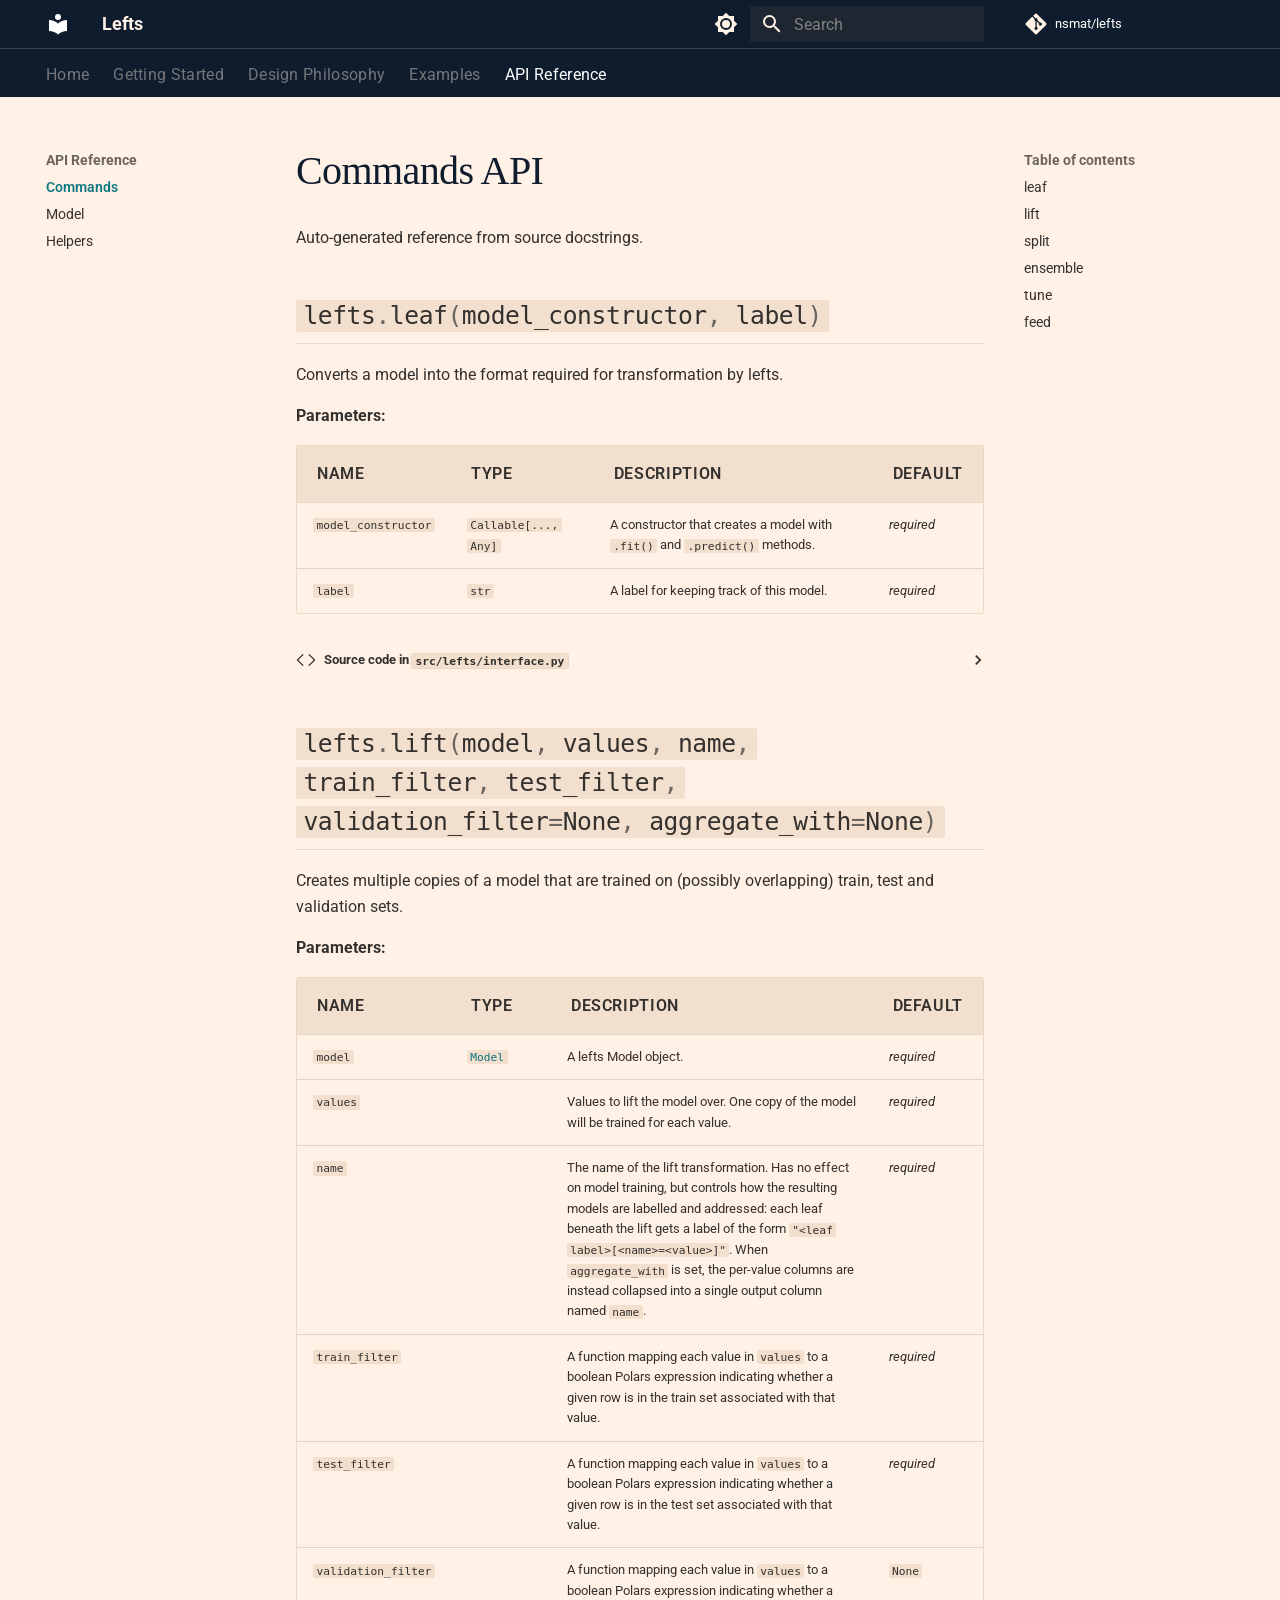
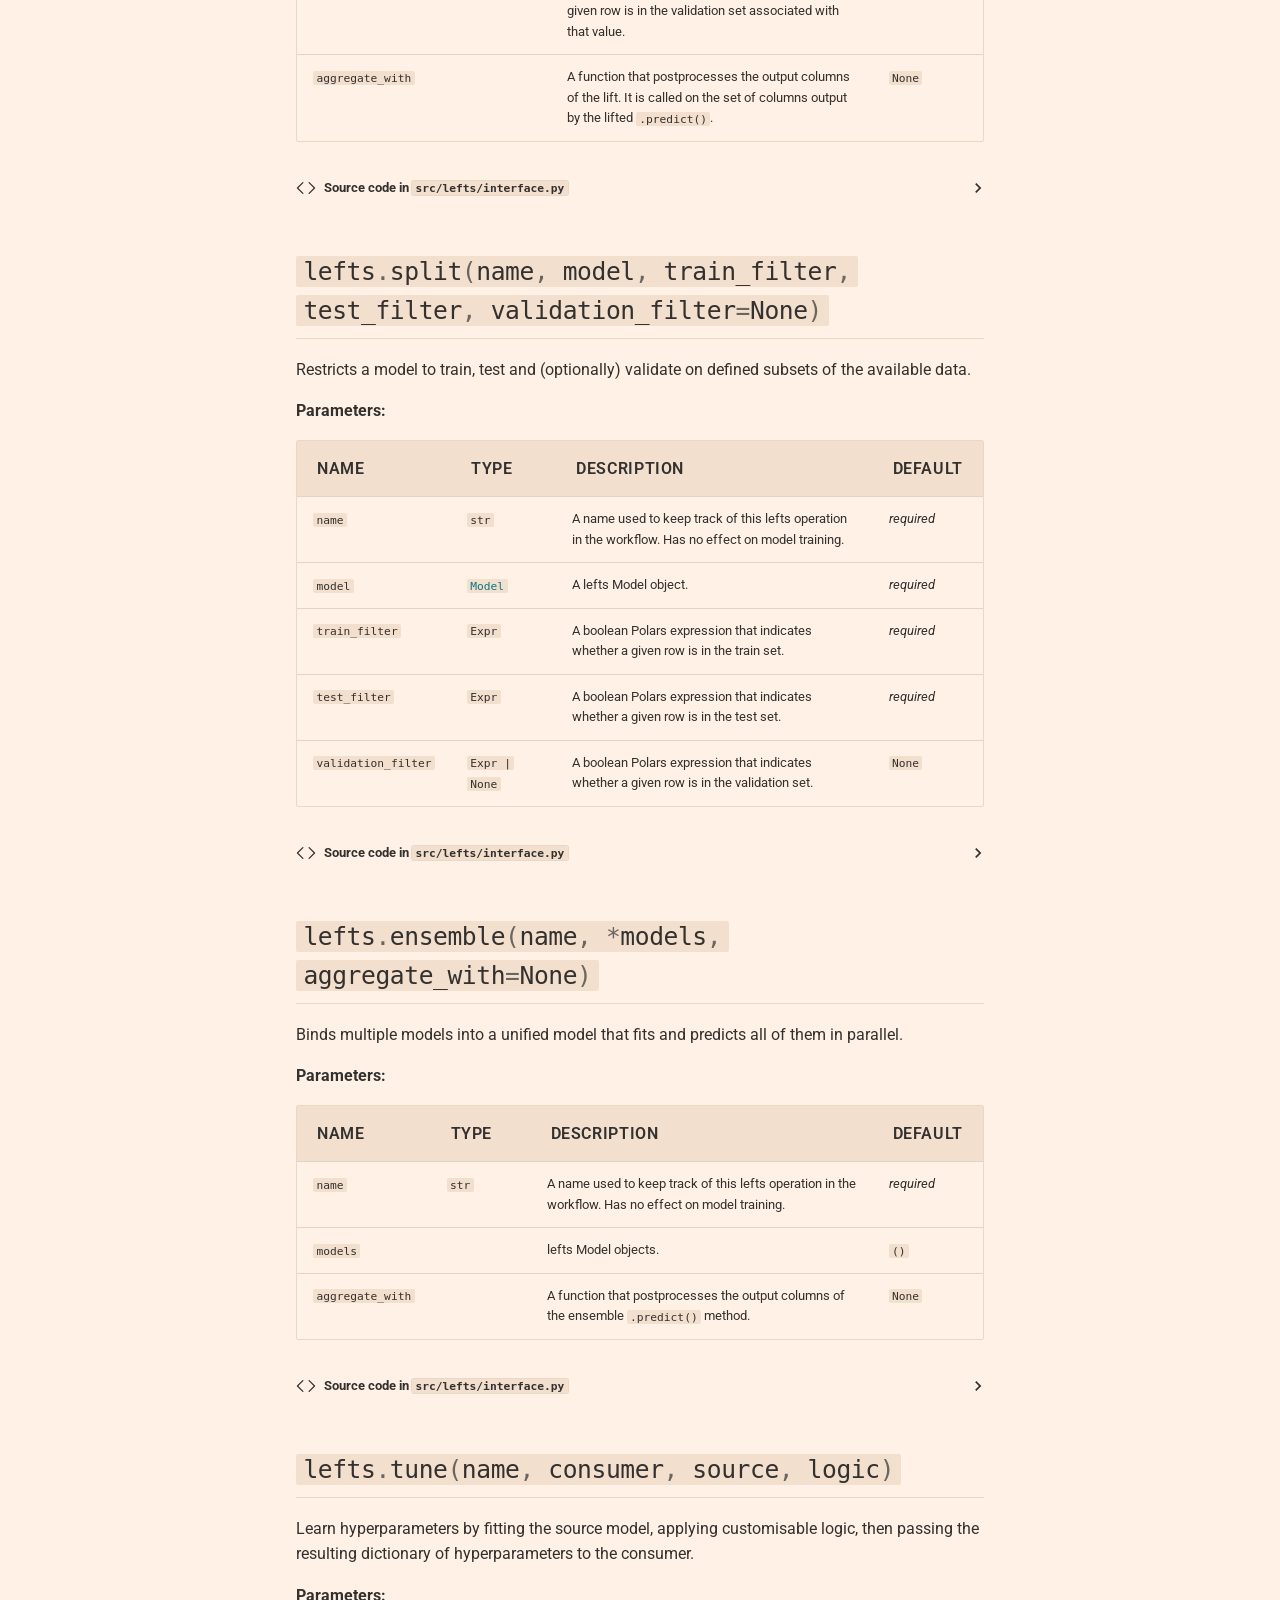
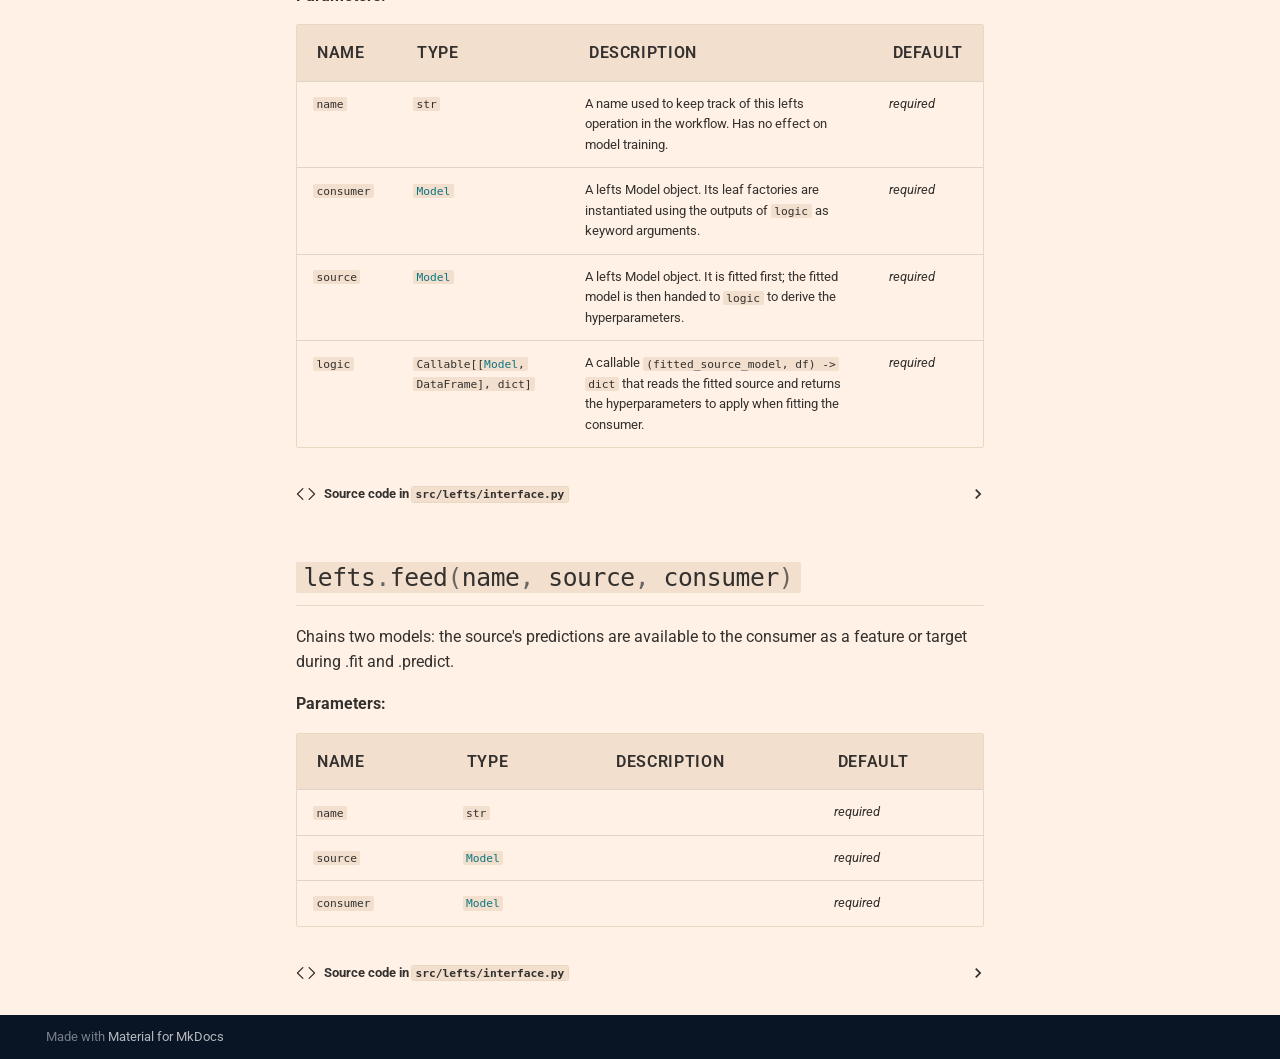
<file: api/commands/index.html>
<!doctype html>
<html lang="en" class="no-js">
  <head>
    
      <meta charset="utf-8">
      <meta name="viewport" content="width=device-width,initial-scale=1">
      
        <meta name="description" content="Composable transformations for ML model experimentation">
      
      
      
      
        <link rel="prev" href="../../notebooks/geometric_models_with_lift/">
      
      
        <link rel="next" href="../model/">
      
      
        
      
      
      <link rel="icon" href="../../assets/images/favicon.png">
      <meta name="generator" content="mkdocs-1.6.1, mkdocs-material-9.7.7">
    
    
      
        <title>Commands - Lefts</title>
      
    
    
      <link rel="stylesheet" href="../../assets/stylesheets/main.ec1eaa64.min.css">
      
        
        <link rel="stylesheet" href="../../assets/stylesheets/palette.ab4e12ef.min.css">
      
      


    
    
      
    
    
      
        
        
        <link rel="preconnect" href="https://fonts.gstatic.com" crossorigin>
        <link rel="stylesheet" href="https://fonts.googleapis.com/css?family=Roboto:300,300i,400,400i,700,700i%7CRoboto+Mono:400,400i,700,700i&display=fallback">
        <style>:root{--md-text-font:"Roboto";--md-code-font:"Roboto Mono"}</style>
      
    
    
      <link rel="stylesheet" href="../../assets/_mkdocstrings.css">
    
      <link rel="stylesheet" href="../../stylesheets/extra.css">
    
    <script>__md_scope=new URL("../..",location),__md_hash=e=>[...e].reduce(((e,_)=>(e<<5)-e+_.charCodeAt(0)),0),__md_get=(e,_=localStorage,t=__md_scope)=>JSON.parse(_.getItem(t.pathname+"."+e)),__md_set=(e,_,t=localStorage,a=__md_scope)=>{try{t.setItem(a.pathname+"."+e,JSON.stringify(_))}catch(e){}}</script>
    
      

    
    
  </head>
  
  
    
    
      
    
    
    
    
    <body dir="ltr" data-md-color-scheme="default" data-md-color-primary="custom" data-md-color-accent="custom">
  
    
    <input class="md-toggle" data-md-toggle="drawer" type="checkbox" id="__drawer" autocomplete="off">
    <input class="md-toggle" data-md-toggle="search" type="checkbox" id="__search" autocomplete="off">
    <label class="md-overlay" for="__drawer"></label>
    <div data-md-component="skip">
      
        
        <a href="#commands-api" class="md-skip">
          Skip to content
        </a>
      
    </div>
    <div data-md-component="announce">
      
    </div>
    
    
      

<header class="md-header" data-md-component="header">
  <nav class="md-header__inner md-grid" aria-label="Header">
    <a href="../.." title="Lefts" class="md-header__button md-logo" aria-label="Lefts" data-md-component="logo">
      
  
  <svg xmlns="http://www.w3.org/2000/svg" viewBox="0 0 24 24"><path d="M12 8a3 3 0 0 0 3-3 3 3 0 0 0-3-3 3 3 0 0 0-3 3 3 3 0 0 0 3 3m0 3.54C9.64 9.35 6.5 8 3 8v11c3.5 0 6.64 1.35 9 3.54 2.36-2.19 5.5-3.54 9-3.54V8c-3.5 0-6.64 1.35-9 3.54"/></svg>

    </a>
    <label class="md-header__button md-icon" for="__drawer">
      
      <svg xmlns="http://www.w3.org/2000/svg" viewBox="0 0 24 24"><path d="M3 6h18v2H3zm0 5h18v2H3zm0 5h18v2H3z"/></svg>
    </label>
    <div class="md-header__title" data-md-component="header-title">
      <div class="md-header__ellipsis">
        <div class="md-header__topic">
          <span class="md-ellipsis">
            Lefts
          </span>
        </div>
        <div class="md-header__topic" data-md-component="header-topic">
          <span class="md-ellipsis">
            
              Commands
            
          </span>
        </div>
      </div>
    </div>
    
      
        <form class="md-header__option" data-md-component="palette">
  
    
    
    
    <input class="md-option" data-md-color-media="" data-md-color-scheme="default" data-md-color-primary="custom" data-md-color-accent="custom"  aria-label="Switch to dark mode"  type="radio" name="__palette" id="__palette_0">
    
      <label class="md-header__button md-icon" title="Switch to dark mode" for="__palette_1" hidden>
        <svg xmlns="http://www.w3.org/2000/svg" viewBox="0 0 24 24"><path d="M12 8a4 4 0 0 0-4 4 4 4 0 0 0 4 4 4 4 0 0 0 4-4 4 4 0 0 0-4-4m0 10a6 6 0 0 1-6-6 6 6 0 0 1 6-6 6 6 0 0 1 6 6 6 6 0 0 1-6 6m8-9.31V4h-4.69L12 .69 8.69 4H4v4.69L.69 12 4 15.31V20h4.69L12 23.31 15.31 20H20v-4.69L23.31 12z"/></svg>
      </label>
    
  
    
    
    
    <input class="md-option" data-md-color-media="" data-md-color-scheme="slate" data-md-color-primary="custom" data-md-color-accent="custom"  aria-label="Switch to light mode"  type="radio" name="__palette" id="__palette_1">
    
      <label class="md-header__button md-icon" title="Switch to light mode" for="__palette_0" hidden>
        <svg xmlns="http://www.w3.org/2000/svg" viewBox="0 0 24 24"><path d="M12 18c-.89 0-1.74-.2-2.5-.55C11.56 16.5 13 14.42 13 12s-1.44-4.5-3.5-5.45C10.26 6.2 11.11 6 12 6a6 6 0 0 1 6 6 6 6 0 0 1-6 6m8-9.31V4h-4.69L12 .69 8.69 4H4v4.69L.69 12 4 15.31V20h4.69L12 23.31 15.31 20H20v-4.69L23.31 12z"/></svg>
      </label>
    
  
</form>
      
    
    
      <script>var palette=__md_get("__palette");if(palette&&palette.color){if("(prefers-color-scheme)"===palette.color.media){var media=matchMedia("(prefers-color-scheme: light)"),input=document.querySelector(media.matches?"[data-md-color-media='(prefers-color-scheme: light)']":"[data-md-color-media='(prefers-color-scheme: dark)']");palette.color.media=input.getAttribute("data-md-color-media"),palette.color.scheme=input.getAttribute("data-md-color-scheme"),palette.color.primary=input.getAttribute("data-md-color-primary"),palette.color.accent=input.getAttribute("data-md-color-accent")}for(var[key,value]of Object.entries(palette.color))document.body.setAttribute("data-md-color-"+key,value)}</script>
    
    
    
      
      
        <label class="md-header__button md-icon" for="__search">
          
          <svg xmlns="http://www.w3.org/2000/svg" viewBox="0 0 24 24"><path d="M9.5 3A6.5 6.5 0 0 1 16 9.5c0 1.61-.59 3.09-1.56 4.23l.27.27h.79l5 5-1.5 1.5-5-5v-.79l-.27-.27A6.52 6.52 0 0 1 9.5 16 6.5 6.5 0 0 1 3 9.5 6.5 6.5 0 0 1 9.5 3m0 2C7 5 5 7 5 9.5S7 14 9.5 14 14 12 14 9.5 12 5 9.5 5"/></svg>
        </label>
        <div class="md-search" data-md-component="search" role="dialog">
  <label class="md-search__overlay" for="__search"></label>
  <div class="md-search__inner" role="search">
    <form class="md-search__form" name="search">
      <input type="text" class="md-search__input" name="query" aria-label="Search" placeholder="Search" autocapitalize="off" autocorrect="off" autocomplete="off" spellcheck="false" data-md-component="search-query" required>
      <label class="md-search__icon md-icon" for="__search">
        
        <svg xmlns="http://www.w3.org/2000/svg" viewBox="0 0 24 24"><path d="M9.5 3A6.5 6.5 0 0 1 16 9.5c0 1.61-.59 3.09-1.56 4.23l.27.27h.79l5 5-1.5 1.5-5-5v-.79l-.27-.27A6.52 6.52 0 0 1 9.5 16 6.5 6.5 0 0 1 3 9.5 6.5 6.5 0 0 1 9.5 3m0 2C7 5 5 7 5 9.5S7 14 9.5 14 14 12 14 9.5 12 5 9.5 5"/></svg>
        
        <svg xmlns="http://www.w3.org/2000/svg" viewBox="0 0 24 24"><path d="M20 11v2H8l5.5 5.5-1.42 1.42L4.16 12l7.92-7.92L13.5 5.5 8 11z"/></svg>
      </label>
      <nav class="md-search__options" aria-label="Search">
        
        <button type="reset" class="md-search__icon md-icon" title="Clear" aria-label="Clear" tabindex="-1">
          
          <svg xmlns="http://www.w3.org/2000/svg" viewBox="0 0 24 24"><path d="M19 6.41 17.59 5 12 10.59 6.41 5 5 6.41 10.59 12 5 17.59 6.41 19 12 13.41 17.59 19 19 17.59 13.41 12z"/></svg>
        </button>
      </nav>
      
    </form>
    <div class="md-search__output">
      <div class="md-search__scrollwrap" tabindex="0" data-md-scrollfix>
        <div class="md-search-result" data-md-component="search-result">
          <div class="md-search-result__meta">
            Initializing search
          </div>
          <ol class="md-search-result__list" role="presentation"></ol>
        </div>
      </div>
    </div>
  </div>
</div>
      
    
    
      <div class="md-header__source">
        <a href="https://github.com/nsmat/lefts" title="Go to repository" class="md-source" data-md-component="source">
  <div class="md-source__icon md-icon">
    
    <svg xmlns="http://www.w3.org/2000/svg" viewBox="0 0 448 512"><!--! Font Awesome Free 7.1.0 by @fontawesome - https://fontawesome.com License - https://fontawesome.com/license/free (Icons: CC BY 4.0, Fonts: SIL OFL 1.1, Code: MIT License) Copyright 2025 Fonticons, Inc.--><path d="M439.6 236.1 244 40.5c-5.4-5.5-12.8-8.5-20.4-8.5s-15 3-20.4 8.4L162.5 81l51.5 51.5c27.1-9.1 52.7 16.8 43.4 43.7l49.7 49.7c34.2-11.8 61.2 31 35.5 56.7-26.5 26.5-70.2-2.9-56-37.3L240.3 199v121.9c25.3 12.5 22.3 41.8 9.1 55-6.4 6.4-15.2 10.1-24.3 10.1s-17.8-3.6-24.3-10.1c-17.6-17.6-11.1-46.9 11.2-56v-123c-20.8-8.5-24.6-30.7-18.6-45L142.6 101 8.5 235.1C3 240.6 0 247.9 0 255.5s3 15 8.5 20.4l195.6 195.7c5.4 5.4 12.7 8.4 20.4 8.4s15-3 20.4-8.4l194.7-194.7c5.4-5.4 8.4-12.8 8.4-20.4s-3-15-8.4-20.4"/></svg>
  </div>
  <div class="md-source__repository">
    nsmat/lefts
  </div>
</a>
      </div>
    
  </nav>
  
</header>
    
    <div class="md-container" data-md-component="container">
      
      
        
          
            
<nav class="md-tabs" aria-label="Tabs" data-md-component="tabs">
  <div class="md-grid">
    <ul class="md-tabs__list">
      
        
  
  
  
  
    <li class="md-tabs__item">
      <a href="../.." class="md-tabs__link">
        
  
  
    
  
  Home

      </a>
    </li>
  

      
        
  
  
  
  
    <li class="md-tabs__item">
      <a href="../../understanding-lefts/" class="md-tabs__link">
        
  
  
    
  
  Getting Started

      </a>
    </li>
  

      
        
  
  
  
  
    <li class="md-tabs__item">
      <a href="../../design-philosophy/" class="md-tabs__link">
        
  
  
    
  
  Design Philosophy

      </a>
    </li>
  

      
        
  
  
  
  
    
    
      <li class="md-tabs__item">
        <a href="../../notebooks/quantile_regressions_with_lift_and_feed/" class="md-tabs__link">
          
  
  
  Examples

        </a>
      </li>
    
  

      
        
  
  
  
    
  
  
    
    
      <li class="md-tabs__item md-tabs__item--active">
        <a href="./" class="md-tabs__link">
          
  
  
  API Reference

        </a>
      </li>
    
  

      
    </ul>
  </div>
</nav>
          
        
      
      <main class="md-main" data-md-component="main">
        <div class="md-main__inner md-grid">
          
            
              
              <div class="md-sidebar md-sidebar--primary" data-md-component="sidebar" data-md-type="navigation" >
                <div class="md-sidebar__scrollwrap">
                  <div class="md-sidebar__inner">
                    


  


<nav class="md-nav md-nav--primary md-nav--lifted" aria-label="Navigation" data-md-level="0">
  <label class="md-nav__title" for="__drawer">
    <a href="../.." title="Lefts" class="md-nav__button md-logo" aria-label="Lefts" data-md-component="logo">
      
  
  <svg xmlns="http://www.w3.org/2000/svg" viewBox="0 0 24 24"><path d="M12 8a3 3 0 0 0 3-3 3 3 0 0 0-3-3 3 3 0 0 0-3 3 3 3 0 0 0 3 3m0 3.54C9.64 9.35 6.5 8 3 8v11c3.5 0 6.64 1.35 9 3.54 2.36-2.19 5.5-3.54 9-3.54V8c-3.5 0-6.64 1.35-9 3.54"/></svg>

    </a>
    Lefts
  </label>
  
    <div class="md-nav__source">
      <a href="https://github.com/nsmat/lefts" title="Go to repository" class="md-source" data-md-component="source">
  <div class="md-source__icon md-icon">
    
    <svg xmlns="http://www.w3.org/2000/svg" viewBox="0 0 448 512"><!--! Font Awesome Free 7.1.0 by @fontawesome - https://fontawesome.com License - https://fontawesome.com/license/free (Icons: CC BY 4.0, Fonts: SIL OFL 1.1, Code: MIT License) Copyright 2025 Fonticons, Inc.--><path d="M439.6 236.1 244 40.5c-5.4-5.5-12.8-8.5-20.4-8.5s-15 3-20.4 8.4L162.5 81l51.5 51.5c27.1-9.1 52.7 16.8 43.4 43.7l49.7 49.7c34.2-11.8 61.2 31 35.5 56.7-26.5 26.5-70.2-2.9-56-37.3L240.3 199v121.9c25.3 12.5 22.3 41.8 9.1 55-6.4 6.4-15.2 10.1-24.3 10.1s-17.8-3.6-24.3-10.1c-17.6-17.6-11.1-46.9 11.2-56v-123c-20.8-8.5-24.6-30.7-18.6-45L142.6 101 8.5 235.1C3 240.6 0 247.9 0 255.5s3 15 8.5 20.4l195.6 195.7c5.4 5.4 12.7 8.4 20.4 8.4s15-3 20.4-8.4l194.7-194.7c5.4-5.4 8.4-12.8 8.4-20.4s-3-15-8.4-20.4"/></svg>
  </div>
  <div class="md-source__repository">
    nsmat/lefts
  </div>
</a>
    </div>
  
  <ul class="md-nav__list" data-md-scrollfix>
    
      
      
  
  
  
  
    <li class="md-nav__item">
      <a href="../.." class="md-nav__link">
        
  
  
  <span class="md-ellipsis">
    
  
    Home
  

    
  </span>
  
  

      </a>
    </li>
  

    
      
      
  
  
  
  
    <li class="md-nav__item">
      <a href="../../understanding-lefts/" class="md-nav__link">
        
  
  
  <span class="md-ellipsis">
    
  
    Getting Started
  

    
  </span>
  
  

      </a>
    </li>
  

    
      
      
  
  
  
  
    <li class="md-nav__item">
      <a href="../../design-philosophy/" class="md-nav__link">
        
  
  
  <span class="md-ellipsis">
    
  
    Design Philosophy
  

    
  </span>
  
  

      </a>
    </li>
  

    
      
      
  
  
  
  
    
    
    
    
      
      
        
      
    
    
    <li class="md-nav__item md-nav__item--nested">
      
        
        
        <input class="md-nav__toggle md-toggle " type="checkbox" id="__nav_4" >
        
          
          <label class="md-nav__link" for="__nav_4" id="__nav_4_label" tabindex="0">
            
  
  
  <span class="md-ellipsis">
    
  
    Examples
  

    
  </span>
  
  

            <span class="md-nav__icon md-icon"></span>
          </label>
        
        <nav class="md-nav" data-md-level="1" aria-labelledby="__nav_4_label" aria-expanded="false">
          <label class="md-nav__title" for="__nav_4">
            <span class="md-nav__icon md-icon"></span>
            
  
    Examples
  

          </label>
          <ul class="md-nav__list" data-md-scrollfix>
            
              
                
  
  
  
  
    <li class="md-nav__item">
      <a href="../../notebooks/quantile_regressions_with_lift_and_feed/" class="md-nav__link">
        
  
  
  <span class="md-ellipsis">
    
  
    Quantile regressions with lift and feed
  

    
  </span>
  
  

      </a>
    </li>
  

              
            
              
                
  
  
  
  
    <li class="md-nav__item">
      <a href="../../notebooks/lgbm_rolling_retrain_early_stopping_using_lifts_and_validation_sets/" class="md-nav__link">
        
  
  
  <span class="md-ellipsis">
    
  
    LGBM rolling retrain with early stopping
  

    
  </span>
  
  

      </a>
    </li>
  

              
            
              
                
  
  
  
  
    <li class="md-nav__item">
      <a href="../../notebooks/teacher_student_with_feed/" class="md-nav__link">
        
  
  
  <span class="md-ellipsis">
    
  
    Teacher-student models with feed
  

    
  </span>
  
  

      </a>
    </li>
  

              
            
              
                
  
  
  
  
    <li class="md-nav__item">
      <a href="../../notebooks/geometric_models_with_lift/" class="md-nav__link">
        
  
  
  <span class="md-ellipsis">
    
  
    Geometric Models with Lift
  

    
  </span>
  
  

      </a>
    </li>
  

              
            
          </ul>
        </nav>
      
    </li>
  

    
      
      
  
  
    
  
  
  
    
    
    
    
      
        
        
      
      
        
      
    
    
    <li class="md-nav__item md-nav__item--active md-nav__item--section md-nav__item--nested">
      
        
        
        <input class="md-nav__toggle md-toggle " type="checkbox" id="__nav_5" checked>
        
          
          <label class="md-nav__link" for="__nav_5" id="__nav_5_label" tabindex="">
            
  
  
  <span class="md-ellipsis">
    
  
    API Reference
  

    
  </span>
  
  

            <span class="md-nav__icon md-icon"></span>
          </label>
        
        <nav class="md-nav" data-md-level="1" aria-labelledby="__nav_5_label" aria-expanded="true">
          <label class="md-nav__title" for="__nav_5">
            <span class="md-nav__icon md-icon"></span>
            
  
    API Reference
  

          </label>
          <ul class="md-nav__list" data-md-scrollfix>
            
              
                
  
  
    
  
  
  
    <li class="md-nav__item md-nav__item--active">
      
      <input class="md-nav__toggle md-toggle" type="checkbox" id="__toc">
      
      
        
      
      
        <label class="md-nav__link md-nav__link--active" for="__toc">
          
  
  
  <span class="md-ellipsis">
    
  
    Commands
  

    
  </span>
  
  

          <span class="md-nav__icon md-icon"></span>
        </label>
      
      <a href="./" class="md-nav__link md-nav__link--active">
        
  
  
  <span class="md-ellipsis">
    
  
    Commands
  

    
  </span>
  
  

      </a>
      
        

<nav class="md-nav md-nav--secondary" aria-label="Table of contents">
  
  
  
    
  
  
    <label class="md-nav__title" for="__toc">
      <span class="md-nav__icon md-icon"></span>
      Table of contents
    </label>
    <ul class="md-nav__list" data-md-component="toc" data-md-scrollfix>
      
        <li class="md-nav__item">
  <a href="#lefts.leaf" class="md-nav__link">
    <span class="md-ellipsis">
      
        leaf
      
    </span>
  </a>
  
</li>
      
        <li class="md-nav__item">
  <a href="#lefts.lift" class="md-nav__link">
    <span class="md-ellipsis">
      
        lift
      
    </span>
  </a>
  
</li>
      
        <li class="md-nav__item">
  <a href="#lefts.split" class="md-nav__link">
    <span class="md-ellipsis">
      
        split
      
    </span>
  </a>
  
</li>
      
        <li class="md-nav__item">
  <a href="#lefts.ensemble" class="md-nav__link">
    <span class="md-ellipsis">
      
        ensemble
      
    </span>
  </a>
  
</li>
      
        <li class="md-nav__item">
  <a href="#lefts.tune" class="md-nav__link">
    <span class="md-ellipsis">
      
        tune
      
    </span>
  </a>
  
</li>
      
        <li class="md-nav__item">
  <a href="#lefts.feed" class="md-nav__link">
    <span class="md-ellipsis">
      
        feed
      
    </span>
  </a>
  
</li>
      
    </ul>
  
</nav>
      
    </li>
  

              
            
              
                
  
  
  
  
    <li class="md-nav__item">
      <a href="../model/" class="md-nav__link">
        
  
  
  <span class="md-ellipsis">
    
  
    Model
  

    
  </span>
  
  

      </a>
    </li>
  

              
            
              
                
  
  
  
  
    <li class="md-nav__item">
      <a href="../helpers/" class="md-nav__link">
        
  
  
  <span class="md-ellipsis">
    
  
    Helpers
  

    
  </span>
  
  

      </a>
    </li>
  

              
            
          </ul>
        </nav>
      
    </li>
  

    
  </ul>
</nav>
                  </div>
                </div>
              </div>
            
            
              
              <div class="md-sidebar md-sidebar--secondary" data-md-component="sidebar" data-md-type="toc" >
                <div class="md-sidebar__scrollwrap">
                  <div class="md-sidebar__inner">
                    

<nav class="md-nav md-nav--secondary" aria-label="Table of contents">
  
  
  
    
  
  
    <label class="md-nav__title" for="__toc">
      <span class="md-nav__icon md-icon"></span>
      Table of contents
    </label>
    <ul class="md-nav__list" data-md-component="toc" data-md-scrollfix>
      
        <li class="md-nav__item">
  <a href="#lefts.leaf" class="md-nav__link">
    <span class="md-ellipsis">
      
        leaf
      
    </span>
  </a>
  
</li>
      
        <li class="md-nav__item">
  <a href="#lefts.lift" class="md-nav__link">
    <span class="md-ellipsis">
      
        lift
      
    </span>
  </a>
  
</li>
      
        <li class="md-nav__item">
  <a href="#lefts.split" class="md-nav__link">
    <span class="md-ellipsis">
      
        split
      
    </span>
  </a>
  
</li>
      
        <li class="md-nav__item">
  <a href="#lefts.ensemble" class="md-nav__link">
    <span class="md-ellipsis">
      
        ensemble
      
    </span>
  </a>
  
</li>
      
        <li class="md-nav__item">
  <a href="#lefts.tune" class="md-nav__link">
    <span class="md-ellipsis">
      
        tune
      
    </span>
  </a>
  
</li>
      
        <li class="md-nav__item">
  <a href="#lefts.feed" class="md-nav__link">
    <span class="md-ellipsis">
      
        feed
      
    </span>
  </a>
  
</li>
      
    </ul>
  
</nav>
                  </div>
                </div>
              </div>
            
          
          
            <div class="md-content" data-md-component="content">
              
              <article class="md-content__inner md-typeset">
                
                  


  
  


<h1 id="commands-api">Commands API</h1>
<p>Auto-generated reference from source docstrings.</p>


<div class="doc doc-object doc-function">


<h2 id="lefts.leaf" class="doc doc-heading">
            <code class="highlight language-python"><span class="n">lefts</span><span class="o">.</span><span class="n">leaf</span><span class="p">(</span><span class="n">model_constructor</span><span class="p">,</span> <span class="n">label</span><span class="p">)</span></code>

</h2>


    <div class="doc doc-contents first">

        <p>Converts a model into the format required for transformation by lefts.</p>


<p><span class="doc-section-title">Parameters:</span></p>
    <table>
      <thead>
        <tr>
          <th>Name</th>
          <th>Type</th>
          <th>Description</th>
          <th>Default</th>
        </tr>
      </thead>
      <tbody>
          <tr class="doc-section-item">
            <td>
                <code>model_constructor</code>
            </td>
            <td>
                  <code><span title="typing.Callable">Callable</span>[..., <span title="typing.Any">Any</span>]</code>
            </td>
            <td>
              <div class="doc-md-description">
                <p>A constructor that creates a model with <code>.fit()</code> and <code>.predict()</code> methods.</p>
              </div>
            </td>
            <td>
                <em>required</em>
            </td>
          </tr>
          <tr class="doc-section-item">
            <td>
                <code>label</code>
            </td>
            <td>
                  <code><span title="str">str</span></code>
            </td>
            <td>
              <div class="doc-md-description">
                <p>A label for keeping track of this model.</p>
              </div>
            </td>
            <td>
                <em>required</em>
            </td>
          </tr>
      </tbody>
    </table>


            <details class="mkdocstrings-source">
              <summary>Source code in <code>src/lefts/interface.py</code></summary>
              <div class="highlight"><table class="highlighttable"><tr><td class="linenos"><div class="linenodiv"><pre><span></span><span class="normal"><a href="#__codelineno-0-86">86</a></span>
<span class="normal"><a href="#__codelineno-0-87">87</a></span>
<span class="normal"><a href="#__codelineno-0-88">88</a></span>
<span class="normal"><a href="#__codelineno-0-89">89</a></span>
<span class="normal"><a href="#__codelineno-0-90">90</a></span>
<span class="normal"><a href="#__codelineno-0-91">91</a></span>
<span class="normal"><a href="#__codelineno-0-92">92</a></span>
<span class="normal"><a href="#__codelineno-0-93">93</a></span>
<span class="normal"><a href="#__codelineno-0-94">94</a></span>
<span class="normal"><a href="#__codelineno-0-95">95</a></span>
<span class="normal"><a href="#__codelineno-0-96">96</a></span>
<span class="normal"><a href="#__codelineno-0-97">97</a></span>
<span class="normal"><a href="#__codelineno-0-98">98</a></span>
<span class="normal"><a href="#__codelineno-0-99">99</a></span></pre></div></td><td class="code"><div><pre><span></span><code><a id="__codelineno-0-86" name="__codelineno-0-86"></a><span class="k">def</span><span class="w"> </span><span class="nf">leaf</span><span class="p">(</span><span class="n">model_constructor</span><span class="p">:</span> <span class="n">Callable</span><span class="p">[</span><span class="o">...</span><span class="p">,</span> <span class="n">Any</span><span class="p">],</span> <span class="n">label</span><span class="p">:</span> <span class="nb">str</span><span class="p">)</span> <span class="o">-&gt;</span> <span class="n">Model</span><span class="p">:</span>
<a id="__codelineno-0-87" name="__codelineno-0-87"></a><span class="w">    </span><span class="sd">"""</span>
<a id="__codelineno-0-88" name="__codelineno-0-88"></a><span class="sd">    Converts a model into the format required for transformation by lefts.</span>
<a id="__codelineno-0-89" name="__codelineno-0-89"></a>
<a id="__codelineno-0-90" name="__codelineno-0-90"></a><span class="sd">    Parameters</span>
<a id="__codelineno-0-91" name="__codelineno-0-91"></a><span class="sd">    ----------</span>
<a id="__codelineno-0-92" name="__codelineno-0-92"></a><span class="sd">    model_constructor</span>
<a id="__codelineno-0-93" name="__codelineno-0-93"></a><span class="sd">        A constructor that creates a model with ``.fit()`` and ``.predict()`` methods.</span>
<a id="__codelineno-0-94" name="__codelineno-0-94"></a><span class="sd">    label</span>
<a id="__codelineno-0-95" name="__codelineno-0-95"></a><span class="sd">        A label for keeping track of this model.</span>
<a id="__codelineno-0-96" name="__codelineno-0-96"></a><span class="sd">    """</span>
<a id="__codelineno-0-97" name="__codelineno-0-97"></a>
<a id="__codelineno-0-98" name="__codelineno-0-98"></a>    <span class="n">leaf_node</span> <span class="o">=</span> <span class="n">Leaf</span><span class="p">(</span><span class="n">label</span><span class="o">=</span><span class="n">label</span><span class="p">,</span> <span class="n">factory</span><span class="o">=</span><span class="n">model_constructor</span><span class="p">)</span>
<a id="__codelineno-0-99" name="__codelineno-0-99"></a>    <span class="k">return</span> <span class="n">Model</span><span class="p">(</span><span class="n">leaf_node</span><span class="p">)</span>
</code></pre></div></td></tr></table></div>
            </details>
    </div>

</div>

<div class="doc doc-object doc-function">


<h2 id="lefts.lift" class="doc doc-heading">
            <code class="highlight language-python"><span class="n">lefts</span><span class="o">.</span><span class="n">lift</span><span class="p">(</span><span class="n">model</span><span class="p">,</span> <span class="n">values</span><span class="p">,</span> <span class="n">name</span><span class="p">,</span> <span class="n">train_filter</span><span class="p">,</span> <span class="n">test_filter</span><span class="p">,</span> <span class="n">validation_filter</span><span class="o">=</span><span class="kc">None</span><span class="p">,</span> <span class="n">aggregate_with</span><span class="o">=</span><span class="kc">None</span><span class="p">)</span></code>

</h2>


    <div class="doc doc-contents first">

        <p>Creates multiple copies of a model that are trained on (possibly overlapping) train, test and validation sets.</p>


<p><span class="doc-section-title">Parameters:</span></p>
    <table>
      <thead>
        <tr>
          <th>Name</th>
          <th>Type</th>
          <th>Description</th>
          <th>Default</th>
        </tr>
      </thead>
      <tbody>
          <tr class="doc-section-item">
            <td>
                <code>model</code>
            </td>
            <td>
                  <code><a class="autorefs autorefs-internal" title="lefts.interface.Model


  
      dataclass
  " href="../model/#lefts.interface.Model">Model</a></code>
            </td>
            <td>
              <div class="doc-md-description">
                <p>A lefts Model object.</p>
              </div>
            </td>
            <td>
                <em>required</em>
            </td>
          </tr>
          <tr class="doc-section-item">
            <td>
                <code>values</code>
            </td>
            <td>
            </td>
            <td>
              <div class="doc-md-description">
                <p>Values to lift the model over. One copy of the model will be trained for each value.</p>
              </div>
            </td>
            <td>
                <em>required</em>
            </td>
          </tr>
          <tr class="doc-section-item">
            <td>
                <code>name</code>
            </td>
            <td>
            </td>
            <td>
              <div class="doc-md-description">
                <p>The name of the lift transformation. Has no effect on model training, but controls how the resulting
models are labelled and addressed: each leaf beneath the lift gets a label of the form
<code>"&lt;leaf label&gt;[&lt;name&gt;=&lt;value&gt;]"</code>. When <code>aggregate_with</code> is set, the per-value columns are instead
collapsed into a single output column named <code>name</code>.</p>
              </div>
            </td>
            <td>
                <em>required</em>
            </td>
          </tr>
          <tr class="doc-section-item">
            <td>
                <code>train_filter</code>
            </td>
            <td>
            </td>
            <td>
              <div class="doc-md-description">
                <p>A function mapping each value in <code>values</code> to a boolean Polars expression indicating whether a given
row is in the train set associated with that value.</p>
              </div>
            </td>
            <td>
                <em>required</em>
            </td>
          </tr>
          <tr class="doc-section-item">
            <td>
                <code>test_filter</code>
            </td>
            <td>
            </td>
            <td>
              <div class="doc-md-description">
                <p>A function mapping each value in <code>values</code> to a boolean Polars expression indicating whether a given
row is in the test set associated with that value.</p>
              </div>
            </td>
            <td>
                <em>required</em>
            </td>
          </tr>
          <tr class="doc-section-item">
            <td>
                <code>validation_filter</code>
            </td>
            <td>
            </td>
            <td>
              <div class="doc-md-description">
                <p>A function mapping each value in <code>values</code> to a boolean Polars expression indicating whether a given
row is in the validation set associated with that value.</p>
              </div>
            </td>
            <td>
                  <code>None</code>
            </td>
          </tr>
          <tr class="doc-section-item">
            <td>
                <code>aggregate_with</code>
            </td>
            <td>
            </td>
            <td>
              <div class="doc-md-description">
                <p>A function that postprocesses the output columns of the lift. It is called on the set of columns
output by the lifted <code>.predict()</code>.</p>
              </div>
            </td>
            <td>
                  <code>None</code>
            </td>
          </tr>
      </tbody>
    </table>


            <details class="mkdocstrings-source">
              <summary>Source code in <code>src/lefts/interface.py</code></summary>
              <div class="highlight"><table class="highlighttable"><tr><td class="linenos"><div class="linenodiv"><pre><span></span><span class="normal"><a href="#__codelineno-0-102">102</a></span>
<span class="normal"><a href="#__codelineno-0-103">103</a></span>
<span class="normal"><a href="#__codelineno-0-104">104</a></span>
<span class="normal"><a href="#__codelineno-0-105">105</a></span>
<span class="normal"><a href="#__codelineno-0-106">106</a></span>
<span class="normal"><a href="#__codelineno-0-107">107</a></span>
<span class="normal"><a href="#__codelineno-0-108">108</a></span>
<span class="normal"><a href="#__codelineno-0-109">109</a></span>
<span class="normal"><a href="#__codelineno-0-110">110</a></span>
<span class="normal"><a href="#__codelineno-0-111">111</a></span>
<span class="normal"><a href="#__codelineno-0-112">112</a></span>
<span class="normal"><a href="#__codelineno-0-113">113</a></span>
<span class="normal"><a href="#__codelineno-0-114">114</a></span>
<span class="normal"><a href="#__codelineno-0-115">115</a></span>
<span class="normal"><a href="#__codelineno-0-116">116</a></span>
<span class="normal"><a href="#__codelineno-0-117">117</a></span>
<span class="normal"><a href="#__codelineno-0-118">118</a></span>
<span class="normal"><a href="#__codelineno-0-119">119</a></span>
<span class="normal"><a href="#__codelineno-0-120">120</a></span>
<span class="normal"><a href="#__codelineno-0-121">121</a></span>
<span class="normal"><a href="#__codelineno-0-122">122</a></span>
<span class="normal"><a href="#__codelineno-0-123">123</a></span>
<span class="normal"><a href="#__codelineno-0-124">124</a></span>
<span class="normal"><a href="#__codelineno-0-125">125</a></span>
<span class="normal"><a href="#__codelineno-0-126">126</a></span>
<span class="normal"><a href="#__codelineno-0-127">127</a></span>
<span class="normal"><a href="#__codelineno-0-128">128</a></span>
<span class="normal"><a href="#__codelineno-0-129">129</a></span>
<span class="normal"><a href="#__codelineno-0-130">130</a></span>
<span class="normal"><a href="#__codelineno-0-131">131</a></span>
<span class="normal"><a href="#__codelineno-0-132">132</a></span>
<span class="normal"><a href="#__codelineno-0-133">133</a></span>
<span class="normal"><a href="#__codelineno-0-134">134</a></span>
<span class="normal"><a href="#__codelineno-0-135">135</a></span>
<span class="normal"><a href="#__codelineno-0-136">136</a></span>
<span class="normal"><a href="#__codelineno-0-137">137</a></span>
<span class="normal"><a href="#__codelineno-0-138">138</a></span>
<span class="normal"><a href="#__codelineno-0-139">139</a></span>
<span class="normal"><a href="#__codelineno-0-140">140</a></span>
<span class="normal"><a href="#__codelineno-0-141">141</a></span>
<span class="normal"><a href="#__codelineno-0-142">142</a></span>
<span class="normal"><a href="#__codelineno-0-143">143</a></span>
<span class="normal"><a href="#__codelineno-0-144">144</a></span>
<span class="normal"><a href="#__codelineno-0-145">145</a></span>
<span class="normal"><a href="#__codelineno-0-146">146</a></span>
<span class="normal"><a href="#__codelineno-0-147">147</a></span>
<span class="normal"><a href="#__codelineno-0-148">148</a></span></pre></div></td><td class="code"><div><pre><span></span><code><a id="__codelineno-0-102" name="__codelineno-0-102"></a><span class="k">def</span><span class="w"> </span><span class="nf">lift</span><span class="p">(</span>
<a id="__codelineno-0-103" name="__codelineno-0-103"></a>    <span class="n">model</span><span class="p">:</span> <span class="n">Model</span><span class="p">,</span>
<a id="__codelineno-0-104" name="__codelineno-0-104"></a>    <span class="n">values</span><span class="p">,</span>
<a id="__codelineno-0-105" name="__codelineno-0-105"></a>    <span class="n">name</span><span class="p">,</span>
<a id="__codelineno-0-106" name="__codelineno-0-106"></a>    <span class="n">train_filter</span><span class="p">,</span>
<a id="__codelineno-0-107" name="__codelineno-0-107"></a>    <span class="n">test_filter</span><span class="p">,</span>
<a id="__codelineno-0-108" name="__codelineno-0-108"></a>    <span class="n">validation_filter</span><span class="o">=</span><span class="kc">None</span><span class="p">,</span>
<a id="__codelineno-0-109" name="__codelineno-0-109"></a>    <span class="n">aggregate_with</span><span class="o">=</span><span class="kc">None</span><span class="p">,</span>
<a id="__codelineno-0-110" name="__codelineno-0-110"></a><span class="p">)</span> <span class="o">-&gt;</span> <span class="n">Model</span><span class="p">:</span>
<a id="__codelineno-0-111" name="__codelineno-0-111"></a><span class="w">    </span><span class="sd">"""</span>
<a id="__codelineno-0-112" name="__codelineno-0-112"></a><span class="sd">    Creates multiple copies of a model that are trained on (possibly overlapping) train, test and validation sets.</span>
<a id="__codelineno-0-113" name="__codelineno-0-113"></a>
<a id="__codelineno-0-114" name="__codelineno-0-114"></a><span class="sd">    Parameters</span>
<a id="__codelineno-0-115" name="__codelineno-0-115"></a><span class="sd">    ----------</span>
<a id="__codelineno-0-116" name="__codelineno-0-116"></a><span class="sd">    model</span>
<a id="__codelineno-0-117" name="__codelineno-0-117"></a><span class="sd">        A lefts Model object.</span>
<a id="__codelineno-0-118" name="__codelineno-0-118"></a><span class="sd">    values</span>
<a id="__codelineno-0-119" name="__codelineno-0-119"></a><span class="sd">        Values to lift the model over. One copy of the model will be trained for each value.</span>
<a id="__codelineno-0-120" name="__codelineno-0-120"></a><span class="sd">    name</span>
<a id="__codelineno-0-121" name="__codelineno-0-121"></a><span class="sd">        The name of the lift transformation. Has no effect on model training, but controls how the resulting</span>
<a id="__codelineno-0-122" name="__codelineno-0-122"></a><span class="sd">        models are labelled and addressed: each leaf beneath the lift gets a label of the form</span>
<a id="__codelineno-0-123" name="__codelineno-0-123"></a><span class="sd">        ``"&lt;leaf label&gt;[&lt;name&gt;=&lt;value&gt;]"``. When ``aggregate_with`` is set, the per-value columns are instead</span>
<a id="__codelineno-0-124" name="__codelineno-0-124"></a><span class="sd">        collapsed into a single output column named ``name``.</span>
<a id="__codelineno-0-125" name="__codelineno-0-125"></a><span class="sd">    train_filter</span>
<a id="__codelineno-0-126" name="__codelineno-0-126"></a><span class="sd">        A function mapping each value in ``values`` to a boolean Polars expression indicating whether a given</span>
<a id="__codelineno-0-127" name="__codelineno-0-127"></a><span class="sd">        row is in the train set associated with that value.</span>
<a id="__codelineno-0-128" name="__codelineno-0-128"></a><span class="sd">    test_filter</span>
<a id="__codelineno-0-129" name="__codelineno-0-129"></a><span class="sd">        A function mapping each value in ``values`` to a boolean Polars expression indicating whether a given</span>
<a id="__codelineno-0-130" name="__codelineno-0-130"></a><span class="sd">        row is in the test set associated with that value.</span>
<a id="__codelineno-0-131" name="__codelineno-0-131"></a><span class="sd">    validation_filter</span>
<a id="__codelineno-0-132" name="__codelineno-0-132"></a><span class="sd">        A function mapping each value in ``values`` to a boolean Polars expression indicating whether a given</span>
<a id="__codelineno-0-133" name="__codelineno-0-133"></a><span class="sd">        row is in the validation set associated with that value.</span>
<a id="__codelineno-0-134" name="__codelineno-0-134"></a><span class="sd">    aggregate_with</span>
<a id="__codelineno-0-135" name="__codelineno-0-135"></a><span class="sd">        A function that postprocesses the output columns of the lift. It is called on the set of columns</span>
<a id="__codelineno-0-136" name="__codelineno-0-136"></a><span class="sd">        output by the lifted ``.predict()``.</span>
<a id="__codelineno-0-137" name="__codelineno-0-137"></a><span class="sd">    """</span>
<a id="__codelineno-0-138" name="__codelineno-0-138"></a>    <span class="n">lifted</span> <span class="o">=</span> <span class="n">Lift</span><span class="p">(</span>
<a id="__codelineno-0-139" name="__codelineno-0-139"></a>        <span class="n">child</span><span class="o">=</span><span class="n">model</span><span class="o">.</span><span class="n">root</span><span class="p">,</span>
<a id="__codelineno-0-140" name="__codelineno-0-140"></a>        <span class="n">values</span><span class="o">=</span><span class="n">values</span><span class="p">,</span>
<a id="__codelineno-0-141" name="__codelineno-0-141"></a>        <span class="n">name</span><span class="o">=</span><span class="n">name</span><span class="p">,</span>
<a id="__codelineno-0-142" name="__codelineno-0-142"></a>        <span class="n">train_filter</span><span class="o">=</span><span class="n">train_filter</span><span class="p">,</span>
<a id="__codelineno-0-143" name="__codelineno-0-143"></a>        <span class="n">test_filter</span><span class="o">=</span><span class="n">test_filter</span><span class="p">,</span>
<a id="__codelineno-0-144" name="__codelineno-0-144"></a>        <span class="n">validation_filter</span><span class="o">=</span><span class="n">validation_filter</span><span class="p">,</span>
<a id="__codelineno-0-145" name="__codelineno-0-145"></a>        <span class="n">aggregate_with</span><span class="o">=</span><span class="n">aggregate_with</span><span class="p">,</span>
<a id="__codelineno-0-146" name="__codelineno-0-146"></a>    <span class="p">)</span>
<a id="__codelineno-0-147" name="__codelineno-0-147"></a>
<a id="__codelineno-0-148" name="__codelineno-0-148"></a>    <span class="k">return</span> <span class="n">Model</span><span class="p">(</span><span class="n">lifted</span><span class="p">)</span>
</code></pre></div></td></tr></table></div>
            </details>
    </div>

</div>

<div class="doc doc-object doc-function">


<h2 id="lefts.split" class="doc doc-heading">
            <code class="highlight language-python"><span class="n">lefts</span><span class="o">.</span><span class="n">split</span><span class="p">(</span><span class="n">name</span><span class="p">,</span> <span class="n">model</span><span class="p">,</span> <span class="n">train_filter</span><span class="p">,</span> <span class="n">test_filter</span><span class="p">,</span> <span class="n">validation_filter</span><span class="o">=</span><span class="kc">None</span><span class="p">)</span></code>

</h2>


    <div class="doc doc-contents first">

        <p>Restricts a model to train, test and (optionally) validate on defined subsets of the available data.</p>


<p><span class="doc-section-title">Parameters:</span></p>
    <table>
      <thead>
        <tr>
          <th>Name</th>
          <th>Type</th>
          <th>Description</th>
          <th>Default</th>
        </tr>
      </thead>
      <tbody>
          <tr class="doc-section-item">
            <td>
                <code>name</code>
            </td>
            <td>
                  <code><span title="str">str</span></code>
            </td>
            <td>
              <div class="doc-md-description">
                <p>A name used to keep track of this lefts operation in the workflow. Has no effect on model training.</p>
              </div>
            </td>
            <td>
                <em>required</em>
            </td>
          </tr>
          <tr class="doc-section-item">
            <td>
                <code>model</code>
            </td>
            <td>
                  <code><a class="autorefs autorefs-internal" title="lefts.interface.Model


  
      dataclass
  " href="../model/#lefts.interface.Model">Model</a></code>
            </td>
            <td>
              <div class="doc-md-description">
                <p>A lefts Model object.</p>
              </div>
            </td>
            <td>
                <em>required</em>
            </td>
          </tr>
          <tr class="doc-section-item">
            <td>
                <code>train_filter</code>
            </td>
            <td>
                  <code><span title="polars.Expr">Expr</span></code>
            </td>
            <td>
              <div class="doc-md-description">
                <p>A boolean Polars expression that indicates whether a given row is in the train set.</p>
              </div>
            </td>
            <td>
                <em>required</em>
            </td>
          </tr>
          <tr class="doc-section-item">
            <td>
                <code>test_filter</code>
            </td>
            <td>
                  <code><span title="polars.Expr">Expr</span></code>
            </td>
            <td>
              <div class="doc-md-description">
                <p>A boolean Polars expression that indicates whether a given row is in the test set.</p>
              </div>
            </td>
            <td>
                <em>required</em>
            </td>
          </tr>
          <tr class="doc-section-item">
            <td>
                <code>validation_filter</code>
            </td>
            <td>
                  <code><span title="polars.Expr">Expr</span> | None</code>
            </td>
            <td>
              <div class="doc-md-description">
                <p>A boolean Polars expression that indicates whether a given row is in the validation set.</p>
              </div>
            </td>
            <td>
                  <code>None</code>
            </td>
          </tr>
      </tbody>
    </table>


            <details class="mkdocstrings-source">
              <summary>Source code in <code>src/lefts/interface.py</code></summary>
              <div class="highlight"><table class="highlighttable"><tr><td class="linenos"><div class="linenodiv"><pre><span></span><span class="normal"><a href="#__codelineno-0-151">151</a></span>
<span class="normal"><a href="#__codelineno-0-152">152</a></span>
<span class="normal"><a href="#__codelineno-0-153">153</a></span>
<span class="normal"><a href="#__codelineno-0-154">154</a></span>
<span class="normal"><a href="#__codelineno-0-155">155</a></span>
<span class="normal"><a href="#__codelineno-0-156">156</a></span>
<span class="normal"><a href="#__codelineno-0-157">157</a></span>
<span class="normal"><a href="#__codelineno-0-158">158</a></span>
<span class="normal"><a href="#__codelineno-0-159">159</a></span>
<span class="normal"><a href="#__codelineno-0-160">160</a></span>
<span class="normal"><a href="#__codelineno-0-161">161</a></span>
<span class="normal"><a href="#__codelineno-0-162">162</a></span>
<span class="normal"><a href="#__codelineno-0-163">163</a></span>
<span class="normal"><a href="#__codelineno-0-164">164</a></span>
<span class="normal"><a href="#__codelineno-0-165">165</a></span>
<span class="normal"><a href="#__codelineno-0-166">166</a></span>
<span class="normal"><a href="#__codelineno-0-167">167</a></span>
<span class="normal"><a href="#__codelineno-0-168">168</a></span>
<span class="normal"><a href="#__codelineno-0-169">169</a></span>
<span class="normal"><a href="#__codelineno-0-170">170</a></span>
<span class="normal"><a href="#__codelineno-0-171">171</a></span>
<span class="normal"><a href="#__codelineno-0-172">172</a></span>
<span class="normal"><a href="#__codelineno-0-173">173</a></span>
<span class="normal"><a href="#__codelineno-0-174">174</a></span>
<span class="normal"><a href="#__codelineno-0-175">175</a></span>
<span class="normal"><a href="#__codelineno-0-176">176</a></span>
<span class="normal"><a href="#__codelineno-0-177">177</a></span>
<span class="normal"><a href="#__codelineno-0-178">178</a></span>
<span class="normal"><a href="#__codelineno-0-179">179</a></span>
<span class="normal"><a href="#__codelineno-0-180">180</a></span>
<span class="normal"><a href="#__codelineno-0-181">181</a></span>
<span class="normal"><a href="#__codelineno-0-182">182</a></span></pre></div></td><td class="code"><div><pre><span></span><code><a id="__codelineno-0-151" name="__codelineno-0-151"></a><span class="k">def</span><span class="w"> </span><span class="nf">split</span><span class="p">(</span>
<a id="__codelineno-0-152" name="__codelineno-0-152"></a>    <span class="n">name</span><span class="p">:</span> <span class="nb">str</span><span class="p">,</span>
<a id="__codelineno-0-153" name="__codelineno-0-153"></a>    <span class="n">model</span><span class="p">:</span> <span class="n">Model</span><span class="p">,</span>
<a id="__codelineno-0-154" name="__codelineno-0-154"></a>    <span class="n">train_filter</span><span class="p">:</span> <span class="n">Expr</span><span class="p">,</span>
<a id="__codelineno-0-155" name="__codelineno-0-155"></a>    <span class="n">test_filter</span><span class="p">:</span> <span class="n">Expr</span><span class="p">,</span>
<a id="__codelineno-0-156" name="__codelineno-0-156"></a>    <span class="n">validation_filter</span><span class="p">:</span> <span class="n">Expr</span> <span class="o">|</span> <span class="kc">None</span> <span class="o">=</span> <span class="kc">None</span><span class="p">,</span>
<a id="__codelineno-0-157" name="__codelineno-0-157"></a><span class="p">)</span> <span class="o">-&gt;</span> <span class="n">Model</span><span class="p">:</span>
<a id="__codelineno-0-158" name="__codelineno-0-158"></a><span class="w">    </span><span class="sd">"""</span>
<a id="__codelineno-0-159" name="__codelineno-0-159"></a><span class="sd">    Restricts a model to train, test and (optionally) validate on defined subsets of the available data.</span>
<a id="__codelineno-0-160" name="__codelineno-0-160"></a>
<a id="__codelineno-0-161" name="__codelineno-0-161"></a><span class="sd">    Parameters</span>
<a id="__codelineno-0-162" name="__codelineno-0-162"></a><span class="sd">    ----------</span>
<a id="__codelineno-0-163" name="__codelineno-0-163"></a><span class="sd">    name</span>
<a id="__codelineno-0-164" name="__codelineno-0-164"></a><span class="sd">        A name used to keep track of this lefts operation in the workflow. Has no effect on model training.</span>
<a id="__codelineno-0-165" name="__codelineno-0-165"></a><span class="sd">    model</span>
<a id="__codelineno-0-166" name="__codelineno-0-166"></a><span class="sd">        A lefts Model object.</span>
<a id="__codelineno-0-167" name="__codelineno-0-167"></a><span class="sd">    train_filter</span>
<a id="__codelineno-0-168" name="__codelineno-0-168"></a><span class="sd">        A boolean Polars expression that indicates whether a given row is in the train set.</span>
<a id="__codelineno-0-169" name="__codelineno-0-169"></a><span class="sd">    test_filter</span>
<a id="__codelineno-0-170" name="__codelineno-0-170"></a><span class="sd">        A boolean Polars expression that indicates whether a given row is in the test set.</span>
<a id="__codelineno-0-171" name="__codelineno-0-171"></a><span class="sd">    validation_filter</span>
<a id="__codelineno-0-172" name="__codelineno-0-172"></a><span class="sd">        A boolean Polars expression that indicates whether a given row is in the validation set.</span>
<a id="__codelineno-0-173" name="__codelineno-0-173"></a><span class="sd">    """</span>
<a id="__codelineno-0-174" name="__codelineno-0-174"></a>    <span class="n">node</span> <span class="o">=</span> <span class="n">Split</span><span class="p">(</span>
<a id="__codelineno-0-175" name="__codelineno-0-175"></a>        <span class="n">name</span><span class="o">=</span><span class="n">name</span><span class="p">,</span>
<a id="__codelineno-0-176" name="__codelineno-0-176"></a>        <span class="n">child</span><span class="o">=</span><span class="n">model</span><span class="o">.</span><span class="n">root</span><span class="p">,</span>
<a id="__codelineno-0-177" name="__codelineno-0-177"></a>        <span class="n">train_filter</span><span class="o">=</span><span class="n">train_filter</span><span class="p">,</span>
<a id="__codelineno-0-178" name="__codelineno-0-178"></a>        <span class="n">test_filter</span><span class="o">=</span><span class="n">test_filter</span><span class="p">,</span>
<a id="__codelineno-0-179" name="__codelineno-0-179"></a>        <span class="n">validation_filter</span><span class="o">=</span><span class="n">validation_filter</span><span class="p">,</span>
<a id="__codelineno-0-180" name="__codelineno-0-180"></a>    <span class="p">)</span>
<a id="__codelineno-0-181" name="__codelineno-0-181"></a>
<a id="__codelineno-0-182" name="__codelineno-0-182"></a>    <span class="k">return</span> <span class="n">Model</span><span class="p">(</span><span class="n">node</span><span class="p">)</span>
</code></pre></div></td></tr></table></div>
            </details>
    </div>

</div>

<div class="doc doc-object doc-function">


<h2 id="lefts.ensemble" class="doc doc-heading">
            <code class="highlight language-python"><span class="n">lefts</span><span class="o">.</span><span class="n">ensemble</span><span class="p">(</span><span class="n">name</span><span class="p">,</span> <span class="o">*</span><span class="n">models</span><span class="p">,</span> <span class="n">aggregate_with</span><span class="o">=</span><span class="kc">None</span><span class="p">)</span></code>

</h2>


    <div class="doc doc-contents first">

        <p>Binds multiple models into a unified model that fits and predicts all of them in parallel.</p>


<p><span class="doc-section-title">Parameters:</span></p>
    <table>
      <thead>
        <tr>
          <th>Name</th>
          <th>Type</th>
          <th>Description</th>
          <th>Default</th>
        </tr>
      </thead>
      <tbody>
          <tr class="doc-section-item">
            <td>
                <code>name</code>
            </td>
            <td>
                  <code><span title="str">str</span></code>
            </td>
            <td>
              <div class="doc-md-description">
                <p>A name used to keep track of this lefts operation in the workflow. Has no effect on model training.</p>
              </div>
            </td>
            <td>
                <em>required</em>
            </td>
          </tr>
          <tr class="doc-section-item">
            <td>
                <code>models</code>
            </td>
            <td>
            </td>
            <td>
              <div class="doc-md-description">
                <p>lefts Model objects.</p>
              </div>
            </td>
            <td>
                  <code>()</code>
            </td>
          </tr>
          <tr class="doc-section-item">
            <td>
                <code>aggregate_with</code>
            </td>
            <td>
            </td>
            <td>
              <div class="doc-md-description">
                <p>A function that postprocesses the output columns of the ensemble <code>.predict()</code> method.</p>
              </div>
            </td>
            <td>
                  <code>None</code>
            </td>
          </tr>
      </tbody>
    </table>


            <details class="mkdocstrings-source">
              <summary>Source code in <code>src/lefts/interface.py</code></summary>
              <div class="highlight"><table class="highlighttable"><tr><td class="linenos"><div class="linenodiv"><pre><span></span><span class="normal"><a href="#__codelineno-0-185">185</a></span>
<span class="normal"><a href="#__codelineno-0-186">186</a></span>
<span class="normal"><a href="#__codelineno-0-187">187</a></span>
<span class="normal"><a href="#__codelineno-0-188">188</a></span>
<span class="normal"><a href="#__codelineno-0-189">189</a></span>
<span class="normal"><a href="#__codelineno-0-190">190</a></span>
<span class="normal"><a href="#__codelineno-0-191">191</a></span>
<span class="normal"><a href="#__codelineno-0-192">192</a></span>
<span class="normal"><a href="#__codelineno-0-193">193</a></span>
<span class="normal"><a href="#__codelineno-0-194">194</a></span>
<span class="normal"><a href="#__codelineno-0-195">195</a></span>
<span class="normal"><a href="#__codelineno-0-196">196</a></span>
<span class="normal"><a href="#__codelineno-0-197">197</a></span>
<span class="normal"><a href="#__codelineno-0-198">198</a></span>
<span class="normal"><a href="#__codelineno-0-199">199</a></span>
<span class="normal"><a href="#__codelineno-0-200">200</a></span>
<span class="normal"><a href="#__codelineno-0-201">201</a></span></pre></div></td><td class="code"><div><pre><span></span><code><a id="__codelineno-0-185" name="__codelineno-0-185"></a><span class="k">def</span><span class="w"> </span><span class="nf">ensemble</span><span class="p">(</span><span class="n">name</span><span class="p">:</span> <span class="nb">str</span><span class="p">,</span> <span class="o">*</span><span class="n">models</span><span class="p">,</span> <span class="n">aggregate_with</span><span class="o">=</span><span class="kc">None</span><span class="p">):</span>
<a id="__codelineno-0-186" name="__codelineno-0-186"></a><span class="w">    </span><span class="sd">"""</span>
<a id="__codelineno-0-187" name="__codelineno-0-187"></a><span class="sd">    Binds multiple models into a unified model that fits and predicts all of them in parallel.</span>
<a id="__codelineno-0-188" name="__codelineno-0-188"></a>
<a id="__codelineno-0-189" name="__codelineno-0-189"></a><span class="sd">    Parameters</span>
<a id="__codelineno-0-190" name="__codelineno-0-190"></a><span class="sd">    ----------</span>
<a id="__codelineno-0-191" name="__codelineno-0-191"></a><span class="sd">    name</span>
<a id="__codelineno-0-192" name="__codelineno-0-192"></a><span class="sd">        A name used to keep track of this lefts operation in the workflow. Has no effect on model training.</span>
<a id="__codelineno-0-193" name="__codelineno-0-193"></a><span class="sd">    models</span>
<a id="__codelineno-0-194" name="__codelineno-0-194"></a><span class="sd">        lefts Model objects.</span>
<a id="__codelineno-0-195" name="__codelineno-0-195"></a><span class="sd">    aggregate_with</span>
<a id="__codelineno-0-196" name="__codelineno-0-196"></a><span class="sd">        A function that postprocesses the output columns of the ensemble ``.predict()`` method.</span>
<a id="__codelineno-0-197" name="__codelineno-0-197"></a><span class="sd">    """</span>
<a id="__codelineno-0-198" name="__codelineno-0-198"></a>    <span class="n">roots</span> <span class="o">=</span> <span class="p">[</span><span class="n">model</span><span class="o">.</span><span class="n">root</span> <span class="k">for</span> <span class="n">model</span> <span class="ow">in</span> <span class="n">models</span><span class="p">]</span>
<a id="__codelineno-0-199" name="__codelineno-0-199"></a>    <span class="n">node</span> <span class="o">=</span> <span class="n">Ensemble</span><span class="p">(</span><span class="n">name</span><span class="p">,</span> <span class="n">roots</span><span class="p">,</span> <span class="n">aggregate_with</span><span class="o">=</span><span class="n">aggregate_with</span><span class="p">)</span>
<a id="__codelineno-0-200" name="__codelineno-0-200"></a>
<a id="__codelineno-0-201" name="__codelineno-0-201"></a>    <span class="k">return</span> <span class="n">Model</span><span class="p">(</span><span class="n">node</span><span class="p">)</span>
</code></pre></div></td></tr></table></div>
            </details>
    </div>

</div>

<div class="doc doc-object doc-function">


<h2 id="lefts.tune" class="doc doc-heading">
            <code class="highlight language-python"><span class="n">lefts</span><span class="o">.</span><span class="n">tune</span><span class="p">(</span><span class="n">name</span><span class="p">,</span> <span class="n">consumer</span><span class="p">,</span> <span class="n">source</span><span class="p">,</span> <span class="n">logic</span><span class="p">)</span></code>

</h2>


    <div class="doc doc-contents first">

        <p>Learn hyperparameters by fitting the source model, applying customisable logic, then passing the resulting
dictionary of hyperparameters to the consumer.</p>


<p><span class="doc-section-title">Parameters:</span></p>
    <table>
      <thead>
        <tr>
          <th>Name</th>
          <th>Type</th>
          <th>Description</th>
          <th>Default</th>
        </tr>
      </thead>
      <tbody>
          <tr class="doc-section-item">
            <td>
                <code>name</code>
            </td>
            <td>
                  <code><span title="str">str</span></code>
            </td>
            <td>
              <div class="doc-md-description">
                <p>A name used to keep track of this lefts operation in the workflow. Has no effect on model training.</p>
              </div>
            </td>
            <td>
                <em>required</em>
            </td>
          </tr>
          <tr class="doc-section-item">
            <td>
                <code>consumer</code>
            </td>
            <td>
                  <code><a class="autorefs autorefs-internal" title="lefts.interface.Model


  
      dataclass
  " href="../model/#lefts.interface.Model">Model</a></code>
            </td>
            <td>
              <div class="doc-md-description">
                <p>A lefts Model object. Its leaf factories are instantiated using the outputs of <code>logic</code> as keyword
arguments.</p>
              </div>
            </td>
            <td>
                <em>required</em>
            </td>
          </tr>
          <tr class="doc-section-item">
            <td>
                <code>source</code>
            </td>
            <td>
                  <code><a class="autorefs autorefs-internal" title="lefts.interface.Model


  
      dataclass
  " href="../model/#lefts.interface.Model">Model</a></code>
            </td>
            <td>
              <div class="doc-md-description">
                <p>A lefts Model object. It is fitted first; the fitted model is then handed to <code>logic</code> to derive the
hyperparameters.</p>
              </div>
            </td>
            <td>
                <em>required</em>
            </td>
          </tr>
          <tr class="doc-section-item">
            <td>
                <code>logic</code>
            </td>
            <td>
                  <code><span title="typing.Callable">Callable</span>[[<a class="autorefs autorefs-internal" title="lefts.interface.Model


  
      dataclass
  " href="../model/#lefts.interface.Model">Model</a>, <span title="polars.DataFrame">DataFrame</span>], <span title="dict">dict</span>]</code>
            </td>
            <td>
              <div class="doc-md-description">
                <p>A callable <code>(fitted_source_model, df) -&gt; dict</code> that reads the fitted source and returns the
hyperparameters to apply when fitting the consumer.</p>
              </div>
            </td>
            <td>
                <em>required</em>
            </td>
          </tr>
      </tbody>
    </table>


            <details class="mkdocstrings-source">
              <summary>Source code in <code>src/lefts/interface.py</code></summary>
              <div class="highlight"><table class="highlighttable"><tr><td class="linenos"><div class="linenodiv"><pre><span></span><span class="normal"><a href="#__codelineno-0-204">204</a></span>
<span class="normal"><a href="#__codelineno-0-205">205</a></span>
<span class="normal"><a href="#__codelineno-0-206">206</a></span>
<span class="normal"><a href="#__codelineno-0-207">207</a></span>
<span class="normal"><a href="#__codelineno-0-208">208</a></span>
<span class="normal"><a href="#__codelineno-0-209">209</a></span>
<span class="normal"><a href="#__codelineno-0-210">210</a></span>
<span class="normal"><a href="#__codelineno-0-211">211</a></span>
<span class="normal"><a href="#__codelineno-0-212">212</a></span>
<span class="normal"><a href="#__codelineno-0-213">213</a></span>
<span class="normal"><a href="#__codelineno-0-214">214</a></span>
<span class="normal"><a href="#__codelineno-0-215">215</a></span>
<span class="normal"><a href="#__codelineno-0-216">216</a></span>
<span class="normal"><a href="#__codelineno-0-217">217</a></span>
<span class="normal"><a href="#__codelineno-0-218">218</a></span>
<span class="normal"><a href="#__codelineno-0-219">219</a></span>
<span class="normal"><a href="#__codelineno-0-220">220</a></span>
<span class="normal"><a href="#__codelineno-0-221">221</a></span>
<span class="normal"><a href="#__codelineno-0-222">222</a></span>
<span class="normal"><a href="#__codelineno-0-223">223</a></span>
<span class="normal"><a href="#__codelineno-0-224">224</a></span>
<span class="normal"><a href="#__codelineno-0-225">225</a></span>
<span class="normal"><a href="#__codelineno-0-226">226</a></span>
<span class="normal"><a href="#__codelineno-0-227">227</a></span></pre></div></td><td class="code"><div><pre><span></span><code><a id="__codelineno-0-204" name="__codelineno-0-204"></a><span class="k">def</span><span class="w"> </span><span class="nf">tune</span><span class="p">(</span>
<a id="__codelineno-0-205" name="__codelineno-0-205"></a>    <span class="n">name</span><span class="p">:</span> <span class="nb">str</span><span class="p">,</span> <span class="n">consumer</span><span class="p">:</span> <span class="n">Model</span><span class="p">,</span> <span class="n">source</span><span class="p">:</span> <span class="n">Model</span><span class="p">,</span> <span class="n">logic</span><span class="p">:</span> <span class="n">Callable</span><span class="p">[[</span><span class="n">Model</span><span class="p">,</span> <span class="n">DataFrame</span><span class="p">],</span> <span class="nb">dict</span><span class="p">]</span>
<a id="__codelineno-0-206" name="__codelineno-0-206"></a><span class="p">):</span>
<a id="__codelineno-0-207" name="__codelineno-0-207"></a><span class="w">    </span><span class="sd">"""</span>
<a id="__codelineno-0-208" name="__codelineno-0-208"></a><span class="sd">    Learn hyperparameters by fitting the source model, applying customisable logic, then passing the resulting</span>
<a id="__codelineno-0-209" name="__codelineno-0-209"></a><span class="sd">    dictionary of hyperparameters to the consumer.</span>
<a id="__codelineno-0-210" name="__codelineno-0-210"></a>
<a id="__codelineno-0-211" name="__codelineno-0-211"></a><span class="sd">    Parameters</span>
<a id="__codelineno-0-212" name="__codelineno-0-212"></a><span class="sd">    ----------</span>
<a id="__codelineno-0-213" name="__codelineno-0-213"></a><span class="sd">    name</span>
<a id="__codelineno-0-214" name="__codelineno-0-214"></a><span class="sd">        A name used to keep track of this lefts operation in the workflow. Has no effect on model training.</span>
<a id="__codelineno-0-215" name="__codelineno-0-215"></a><span class="sd">    consumer</span>
<a id="__codelineno-0-216" name="__codelineno-0-216"></a><span class="sd">        A lefts Model object. Its leaf factories are instantiated using the outputs of ``logic`` as keyword</span>
<a id="__codelineno-0-217" name="__codelineno-0-217"></a><span class="sd">        arguments.</span>
<a id="__codelineno-0-218" name="__codelineno-0-218"></a><span class="sd">    source</span>
<a id="__codelineno-0-219" name="__codelineno-0-219"></a><span class="sd">        A lefts Model object. It is fitted first; the fitted model is then handed to ``logic`` to derive the</span>
<a id="__codelineno-0-220" name="__codelineno-0-220"></a><span class="sd">        hyperparameters.</span>
<a id="__codelineno-0-221" name="__codelineno-0-221"></a><span class="sd">    logic</span>
<a id="__codelineno-0-222" name="__codelineno-0-222"></a><span class="sd">        A callable ``(fitted_source_model, df) -&gt; dict`` that reads the fitted source and returns the</span>
<a id="__codelineno-0-223" name="__codelineno-0-223"></a><span class="sd">        hyperparameters to apply when fitting the consumer.</span>
<a id="__codelineno-0-224" name="__codelineno-0-224"></a><span class="sd">    """</span>
<a id="__codelineno-0-225" name="__codelineno-0-225"></a>    <span class="n">node</span> <span class="o">=</span> <span class="n">Tune</span><span class="p">(</span><span class="n">name</span><span class="o">=</span><span class="n">name</span><span class="p">,</span> <span class="n">consumer</span><span class="o">=</span><span class="n">consumer</span><span class="o">.</span><span class="n">root</span><span class="p">,</span> <span class="n">source</span><span class="o">=</span><span class="n">source</span><span class="o">.</span><span class="n">root</span><span class="p">,</span> <span class="n">logic</span><span class="o">=</span><span class="n">logic</span><span class="p">)</span>
<a id="__codelineno-0-226" name="__codelineno-0-226"></a>
<a id="__codelineno-0-227" name="__codelineno-0-227"></a>    <span class="k">return</span> <span class="n">Model</span><span class="p">(</span><span class="n">node</span><span class="p">)</span>
</code></pre></div></td></tr></table></div>
            </details>
    </div>

</div>

<div class="doc doc-object doc-function">


<h2 id="lefts.feed" class="doc doc-heading">
            <code class="highlight language-python"><span class="n">lefts</span><span class="o">.</span><span class="n">feed</span><span class="p">(</span><span class="n">name</span><span class="p">,</span> <span class="n">source</span><span class="p">,</span> <span class="n">consumer</span><span class="p">)</span></code>

</h2>


    <div class="doc doc-contents first">

        <p>Chains two models: the source's predictions are available to the consumer as a feature or target during .fit and .predict.</p>


<p><span class="doc-section-title">Parameters:</span></p>
    <table>
      <thead>
        <tr>
          <th>Name</th>
          <th>Type</th>
          <th>Description</th>
          <th>Default</th>
        </tr>
      </thead>
      <tbody>
          <tr class="doc-section-item">
            <td>
                <code>name</code>
            </td>
            <td>
                  <code><span title="str">str</span></code>
            </td>
            <td>
              <div class="doc-md-description">
                
              </div>
            </td>
            <td>
                <em>required</em>
            </td>
          </tr>
          <tr class="doc-section-item">
            <td>
                <code>source</code>
            </td>
            <td>
                  <code><a class="autorefs autorefs-internal" title="lefts.interface.Model


  
      dataclass
  " href="../model/#lefts.interface.Model">Model</a></code>
            </td>
            <td>
              <div class="doc-md-description">
                
              </div>
            </td>
            <td>
                <em>required</em>
            </td>
          </tr>
          <tr class="doc-section-item">
            <td>
                <code>consumer</code>
            </td>
            <td>
                  <code><a class="autorefs autorefs-internal" title="lefts.interface.Model


  
      dataclass
  " href="../model/#lefts.interface.Model">Model</a></code>
            </td>
            <td>
              <div class="doc-md-description">
                
              </div>
            </td>
            <td>
                <em>required</em>
            </td>
          </tr>
      </tbody>
    </table>


            <details class="mkdocstrings-source">
              <summary>Source code in <code>src/lefts/interface.py</code></summary>
              <div class="highlight"><table class="highlighttable"><tr><td class="linenos"><div class="linenodiv"><pre><span></span><span class="normal"><a href="#__codelineno-0-230">230</a></span>
<span class="normal"><a href="#__codelineno-0-231">231</a></span>
<span class="normal"><a href="#__codelineno-0-232">232</a></span>
<span class="normal"><a href="#__codelineno-0-233">233</a></span>
<span class="normal"><a href="#__codelineno-0-234">234</a></span>
<span class="normal"><a href="#__codelineno-0-235">235</a></span>
<span class="normal"><a href="#__codelineno-0-236">236</a></span>
<span class="normal"><a href="#__codelineno-0-237">237</a></span>
<span class="normal"><a href="#__codelineno-0-238">238</a></span>
<span class="normal"><a href="#__codelineno-0-239">239</a></span>
<span class="normal"><a href="#__codelineno-0-240">240</a></span>
<span class="normal"><a href="#__codelineno-0-241">241</a></span>
<span class="normal"><a href="#__codelineno-0-242">242</a></span>
<span class="normal"><a href="#__codelineno-0-243">243</a></span>
<span class="normal"><a href="#__codelineno-0-244">244</a></span>
<span class="normal"><a href="#__codelineno-0-245">245</a></span></pre></div></td><td class="code"><div><pre><span></span><code><a id="__codelineno-0-230" name="__codelineno-0-230"></a><span class="k">def</span><span class="w"> </span><span class="nf">feed</span><span class="p">(</span><span class="n">name</span><span class="p">:</span> <span class="nb">str</span><span class="p">,</span> <span class="n">source</span><span class="p">:</span> <span class="n">Model</span><span class="p">,</span> <span class="n">consumer</span><span class="p">:</span> <span class="n">Model</span><span class="p">)</span> <span class="o">-&gt;</span> <span class="n">Model</span><span class="p">:</span>
<a id="__codelineno-0-231" name="__codelineno-0-231"></a><span class="w">    </span><span class="sd">"""</span>
<a id="__codelineno-0-232" name="__codelineno-0-232"></a><span class="sd">    Chains two models: the source's predictions are available to the consumer as a feature or target during .fit and .predict.</span>
<a id="__codelineno-0-233" name="__codelineno-0-233"></a><span class="sd">    Parameters</span>
<a id="__codelineno-0-234" name="__codelineno-0-234"></a><span class="sd">    ----------</span>
<a id="__codelineno-0-235" name="__codelineno-0-235"></a><span class="sd">    name: A name used to keep track of this lefts operation in the workflow. Has no effect on model training.</span>
<a id="__codelineno-0-236" name="__codelineno-0-236"></a><span class="sd">    source: A lefts Model object, which provides the output of its predict to the consumer.</span>
<a id="__codelineno-0-237" name="__codelineno-0-237"></a><span class="sd">    consumer: A lefts Model object, which has access to the prediction output of the consumer.</span>
<a id="__codelineno-0-238" name="__codelineno-0-238"></a>
<a id="__codelineno-0-239" name="__codelineno-0-239"></a><span class="sd">    Returns</span>
<a id="__codelineno-0-240" name="__codelineno-0-240"></a><span class="sd">    -------</span>
<a id="__codelineno-0-241" name="__codelineno-0-241"></a>
<a id="__codelineno-0-242" name="__codelineno-0-242"></a><span class="sd">    """</span>
<a id="__codelineno-0-243" name="__codelineno-0-243"></a>    <span class="n">node</span> <span class="o">=</span> <span class="n">Feed</span><span class="p">(</span><span class="n">name</span><span class="o">=</span><span class="n">name</span><span class="p">,</span> <span class="n">source</span><span class="o">=</span><span class="n">source</span><span class="o">.</span><span class="n">root</span><span class="p">,</span> <span class="n">consumer</span><span class="o">=</span><span class="n">consumer</span><span class="o">.</span><span class="n">root</span><span class="p">)</span>
<a id="__codelineno-0-244" name="__codelineno-0-244"></a>
<a id="__codelineno-0-245" name="__codelineno-0-245"></a>    <span class="k">return</span> <span class="n">Model</span><span class="p">(</span><span class="n">node</span><span class="p">)</span>
</code></pre></div></td></tr></table></div>
            </details>
    </div>

</div>












                
              </article>
            </div>
          
          
<script>var target=document.getElementById(location.hash.slice(1));target&&target.name&&(target.checked=target.name.startsWith("__tabbed_"))</script>
        </div>
        
          <button type="button" class="md-top md-icon" data-md-component="top" hidden>
  
  <svg xmlns="http://www.w3.org/2000/svg" viewBox="0 0 24 24"><path d="M13 20h-2V8l-5.5 5.5-1.42-1.42L12 4.16l7.92 7.92-1.42 1.42L13 8z"/></svg>
  Back to top
</button>
        
      </main>
      
        <footer class="md-footer">
  
  <div class="md-footer-meta md-typeset">
    <div class="md-footer-meta__inner md-grid">
      <div class="md-copyright">
  
  
    Made with
    <a href="https://squidfunk.github.io/mkdocs-material/" target="_blank" rel="noopener">
      Material for MkDocs
    </a>
  
</div>
      
    </div>
  </div>
</footer>
      
    </div>
    <div class="md-dialog" data-md-component="dialog">
      <div class="md-dialog__inner md-typeset"></div>
    </div>
    
    
    
      
      
      <script id="__config" type="application/json">{"annotate": null, "base": "../..", "features": ["navigation.tabs", "navigation.sections", "navigation.top", "content.code.copy"], "search": "../../assets/javascripts/workers/search.2c215733.min.js", "tags": null, "translations": {"clipboard.copied": "Copied to clipboard", "clipboard.copy": "Copy to clipboard", "search.result.more.one": "1 more on this page", "search.result.more.other": "# more on this page", "search.result.none": "No matching documents", "search.result.one": "1 matching document", "search.result.other": "# matching documents", "search.result.placeholder": "Type to start searching", "search.result.term.missing": "Missing", "select.version": "Select version"}, "version": null}</script>
    
    
      <script src="../../assets/javascripts/bundle.d7400e89.min.js"></script>
      
    
  </body>
</html>
</file>
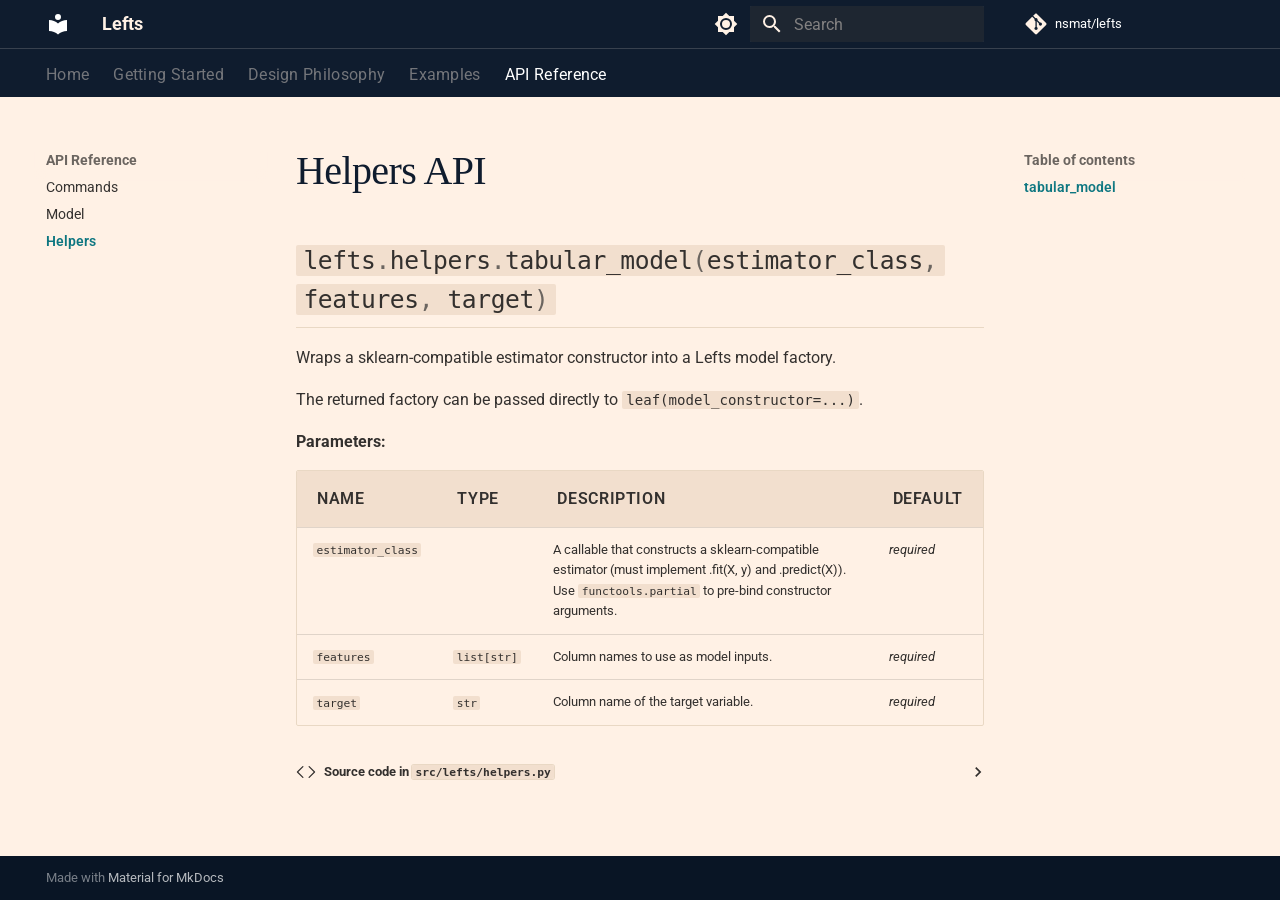
<file: api/helpers/index.html>
<!doctype html>
<html lang="en" class="no-js">
  <head>
    
      <meta charset="utf-8">
      <meta name="viewport" content="width=device-width,initial-scale=1">
      
        <meta name="description" content="Composable transformations for ML model experimentation">
      
      
      
      
        <link rel="prev" href="../model/">
      
      
      
        
      
      
      <link rel="icon" href="../../assets/images/favicon.png">
      <meta name="generator" content="mkdocs-1.6.1, mkdocs-material-9.7.7">
    
    
      
        <title>Helpers - Lefts</title>
      
    
    
      <link rel="stylesheet" href="../../assets/stylesheets/main.ec1eaa64.min.css">
      
        
        <link rel="stylesheet" href="../../assets/stylesheets/palette.ab4e12ef.min.css">
      
      


    
    
      
    
    
      
        
        
        <link rel="preconnect" href="https://fonts.gstatic.com" crossorigin>
        <link rel="stylesheet" href="https://fonts.googleapis.com/css?family=Roboto:300,300i,400,400i,700,700i%7CRoboto+Mono:400,400i,700,700i&display=fallback">
        <style>:root{--md-text-font:"Roboto";--md-code-font:"Roboto Mono"}</style>
      
    
    
      <link rel="stylesheet" href="../../assets/_mkdocstrings.css">
    
      <link rel="stylesheet" href="../../stylesheets/extra.css">
    
    <script>__md_scope=new URL("../..",location),__md_hash=e=>[...e].reduce(((e,_)=>(e<<5)-e+_.charCodeAt(0)),0),__md_get=(e,_=localStorage,t=__md_scope)=>JSON.parse(_.getItem(t.pathname+"."+e)),__md_set=(e,_,t=localStorage,a=__md_scope)=>{try{t.setItem(a.pathname+"."+e,JSON.stringify(_))}catch(e){}}</script>
    
      

    
    
  </head>
  
  
    
    
      
    
    
    
    
    <body dir="ltr" data-md-color-scheme="default" data-md-color-primary="custom" data-md-color-accent="custom">
  
    
    <input class="md-toggle" data-md-toggle="drawer" type="checkbox" id="__drawer" autocomplete="off">
    <input class="md-toggle" data-md-toggle="search" type="checkbox" id="__search" autocomplete="off">
    <label class="md-overlay" for="__drawer"></label>
    <div data-md-component="skip">
      
        
        <a href="#helpers-api" class="md-skip">
          Skip to content
        </a>
      
    </div>
    <div data-md-component="announce">
      
    </div>
    
    
      

<header class="md-header" data-md-component="header">
  <nav class="md-header__inner md-grid" aria-label="Header">
    <a href="../.." title="Lefts" class="md-header__button md-logo" aria-label="Lefts" data-md-component="logo">
      
  
  <svg xmlns="http://www.w3.org/2000/svg" viewBox="0 0 24 24"><path d="M12 8a3 3 0 0 0 3-3 3 3 0 0 0-3-3 3 3 0 0 0-3 3 3 3 0 0 0 3 3m0 3.54C9.64 9.35 6.5 8 3 8v11c3.5 0 6.64 1.35 9 3.54 2.36-2.19 5.5-3.54 9-3.54V8c-3.5 0-6.64 1.35-9 3.54"/></svg>

    </a>
    <label class="md-header__button md-icon" for="__drawer">
      
      <svg xmlns="http://www.w3.org/2000/svg" viewBox="0 0 24 24"><path d="M3 6h18v2H3zm0 5h18v2H3zm0 5h18v2H3z"/></svg>
    </label>
    <div class="md-header__title" data-md-component="header-title">
      <div class="md-header__ellipsis">
        <div class="md-header__topic">
          <span class="md-ellipsis">
            Lefts
          </span>
        </div>
        <div class="md-header__topic" data-md-component="header-topic">
          <span class="md-ellipsis">
            
              Helpers
            
          </span>
        </div>
      </div>
    </div>
    
      
        <form class="md-header__option" data-md-component="palette">
  
    
    
    
    <input class="md-option" data-md-color-media="" data-md-color-scheme="default" data-md-color-primary="custom" data-md-color-accent="custom"  aria-label="Switch to dark mode"  type="radio" name="__palette" id="__palette_0">
    
      <label class="md-header__button md-icon" title="Switch to dark mode" for="__palette_1" hidden>
        <svg xmlns="http://www.w3.org/2000/svg" viewBox="0 0 24 24"><path d="M12 8a4 4 0 0 0-4 4 4 4 0 0 0 4 4 4 4 0 0 0 4-4 4 4 0 0 0-4-4m0 10a6 6 0 0 1-6-6 6 6 0 0 1 6-6 6 6 0 0 1 6 6 6 6 0 0 1-6 6m8-9.31V4h-4.69L12 .69 8.69 4H4v4.69L.69 12 4 15.31V20h4.69L12 23.31 15.31 20H20v-4.69L23.31 12z"/></svg>
      </label>
    
  
    
    
    
    <input class="md-option" data-md-color-media="" data-md-color-scheme="slate" data-md-color-primary="custom" data-md-color-accent="custom"  aria-label="Switch to light mode"  type="radio" name="__palette" id="__palette_1">
    
      <label class="md-header__button md-icon" title="Switch to light mode" for="__palette_0" hidden>
        <svg xmlns="http://www.w3.org/2000/svg" viewBox="0 0 24 24"><path d="M12 18c-.89 0-1.74-.2-2.5-.55C11.56 16.5 13 14.42 13 12s-1.44-4.5-3.5-5.45C10.26 6.2 11.11 6 12 6a6 6 0 0 1 6 6 6 6 0 0 1-6 6m8-9.31V4h-4.69L12 .69 8.69 4H4v4.69L.69 12 4 15.31V20h4.69L12 23.31 15.31 20H20v-4.69L23.31 12z"/></svg>
      </label>
    
  
</form>
      
    
    
      <script>var palette=__md_get("__palette");if(palette&&palette.color){if("(prefers-color-scheme)"===palette.color.media){var media=matchMedia("(prefers-color-scheme: light)"),input=document.querySelector(media.matches?"[data-md-color-media='(prefers-color-scheme: light)']":"[data-md-color-media='(prefers-color-scheme: dark)']");palette.color.media=input.getAttribute("data-md-color-media"),palette.color.scheme=input.getAttribute("data-md-color-scheme"),palette.color.primary=input.getAttribute("data-md-color-primary"),palette.color.accent=input.getAttribute("data-md-color-accent")}for(var[key,value]of Object.entries(palette.color))document.body.setAttribute("data-md-color-"+key,value)}</script>
    
    
    
      
      
        <label class="md-header__button md-icon" for="__search">
          
          <svg xmlns="http://www.w3.org/2000/svg" viewBox="0 0 24 24"><path d="M9.5 3A6.5 6.5 0 0 1 16 9.5c0 1.61-.59 3.09-1.56 4.23l.27.27h.79l5 5-1.5 1.5-5-5v-.79l-.27-.27A6.52 6.52 0 0 1 9.5 16 6.5 6.5 0 0 1 3 9.5 6.5 6.5 0 0 1 9.5 3m0 2C7 5 5 7 5 9.5S7 14 9.5 14 14 12 14 9.5 12 5 9.5 5"/></svg>
        </label>
        <div class="md-search" data-md-component="search" role="dialog">
  <label class="md-search__overlay" for="__search"></label>
  <div class="md-search__inner" role="search">
    <form class="md-search__form" name="search">
      <input type="text" class="md-search__input" name="query" aria-label="Search" placeholder="Search" autocapitalize="off" autocorrect="off" autocomplete="off" spellcheck="false" data-md-component="search-query" required>
      <label class="md-search__icon md-icon" for="__search">
        
        <svg xmlns="http://www.w3.org/2000/svg" viewBox="0 0 24 24"><path d="M9.5 3A6.5 6.5 0 0 1 16 9.5c0 1.61-.59 3.09-1.56 4.23l.27.27h.79l5 5-1.5 1.5-5-5v-.79l-.27-.27A6.52 6.52 0 0 1 9.5 16 6.5 6.5 0 0 1 3 9.5 6.5 6.5 0 0 1 9.5 3m0 2C7 5 5 7 5 9.5S7 14 9.5 14 14 12 14 9.5 12 5 9.5 5"/></svg>
        
        <svg xmlns="http://www.w3.org/2000/svg" viewBox="0 0 24 24"><path d="M20 11v2H8l5.5 5.5-1.42 1.42L4.16 12l7.92-7.92L13.5 5.5 8 11z"/></svg>
      </label>
      <nav class="md-search__options" aria-label="Search">
        
        <button type="reset" class="md-search__icon md-icon" title="Clear" aria-label="Clear" tabindex="-1">
          
          <svg xmlns="http://www.w3.org/2000/svg" viewBox="0 0 24 24"><path d="M19 6.41 17.59 5 12 10.59 6.41 5 5 6.41 10.59 12 5 17.59 6.41 19 12 13.41 17.59 19 19 17.59 13.41 12z"/></svg>
        </button>
      </nav>
      
    </form>
    <div class="md-search__output">
      <div class="md-search__scrollwrap" tabindex="0" data-md-scrollfix>
        <div class="md-search-result" data-md-component="search-result">
          <div class="md-search-result__meta">
            Initializing search
          </div>
          <ol class="md-search-result__list" role="presentation"></ol>
        </div>
      </div>
    </div>
  </div>
</div>
      
    
    
      <div class="md-header__source">
        <a href="https://github.com/nsmat/lefts" title="Go to repository" class="md-source" data-md-component="source">
  <div class="md-source__icon md-icon">
    
    <svg xmlns="http://www.w3.org/2000/svg" viewBox="0 0 448 512"><!--! Font Awesome Free 7.1.0 by @fontawesome - https://fontawesome.com License - https://fontawesome.com/license/free (Icons: CC BY 4.0, Fonts: SIL OFL 1.1, Code: MIT License) Copyright 2025 Fonticons, Inc.--><path d="M439.6 236.1 244 40.5c-5.4-5.5-12.8-8.5-20.4-8.5s-15 3-20.4 8.4L162.5 81l51.5 51.5c27.1-9.1 52.7 16.8 43.4 43.7l49.7 49.7c34.2-11.8 61.2 31 35.5 56.7-26.5 26.5-70.2-2.9-56-37.3L240.3 199v121.9c25.3 12.5 22.3 41.8 9.1 55-6.4 6.4-15.2 10.1-24.3 10.1s-17.8-3.6-24.3-10.1c-17.6-17.6-11.1-46.9 11.2-56v-123c-20.8-8.5-24.6-30.7-18.6-45L142.6 101 8.5 235.1C3 240.6 0 247.9 0 255.5s3 15 8.5 20.4l195.6 195.7c5.4 5.4 12.7 8.4 20.4 8.4s15-3 20.4-8.4l194.7-194.7c5.4-5.4 8.4-12.8 8.4-20.4s-3-15-8.4-20.4"/></svg>
  </div>
  <div class="md-source__repository">
    nsmat/lefts
  </div>
</a>
      </div>
    
  </nav>
  
</header>
    
    <div class="md-container" data-md-component="container">
      
      
        
          
            
<nav class="md-tabs" aria-label="Tabs" data-md-component="tabs">
  <div class="md-grid">
    <ul class="md-tabs__list">
      
        
  
  
  
  
    <li class="md-tabs__item">
      <a href="../.." class="md-tabs__link">
        
  
  
    
  
  Home

      </a>
    </li>
  

      
        
  
  
  
  
    <li class="md-tabs__item">
      <a href="../../understanding-lefts/" class="md-tabs__link">
        
  
  
    
  
  Getting Started

      </a>
    </li>
  

      
        
  
  
  
  
    <li class="md-tabs__item">
      <a href="../../design-philosophy/" class="md-tabs__link">
        
  
  
    
  
  Design Philosophy

      </a>
    </li>
  

      
        
  
  
  
  
    
    
      <li class="md-tabs__item">
        <a href="../../notebooks/quantile_regressions_with_lift_and_feed/" class="md-tabs__link">
          
  
  
  Examples

        </a>
      </li>
    
  

      
        
  
  
  
    
  
  
    
    
      <li class="md-tabs__item md-tabs__item--active">
        <a href="../commands/" class="md-tabs__link">
          
  
  
  API Reference

        </a>
      </li>
    
  

      
    </ul>
  </div>
</nav>
          
        
      
      <main class="md-main" data-md-component="main">
        <div class="md-main__inner md-grid">
          
            
              
              <div class="md-sidebar md-sidebar--primary" data-md-component="sidebar" data-md-type="navigation" >
                <div class="md-sidebar__scrollwrap">
                  <div class="md-sidebar__inner">
                    


  


<nav class="md-nav md-nav--primary md-nav--lifted" aria-label="Navigation" data-md-level="0">
  <label class="md-nav__title" for="__drawer">
    <a href="../.." title="Lefts" class="md-nav__button md-logo" aria-label="Lefts" data-md-component="logo">
      
  
  <svg xmlns="http://www.w3.org/2000/svg" viewBox="0 0 24 24"><path d="M12 8a3 3 0 0 0 3-3 3 3 0 0 0-3-3 3 3 0 0 0-3 3 3 3 0 0 0 3 3m0 3.54C9.64 9.35 6.5 8 3 8v11c3.5 0 6.64 1.35 9 3.54 2.36-2.19 5.5-3.54 9-3.54V8c-3.5 0-6.64 1.35-9 3.54"/></svg>

    </a>
    Lefts
  </label>
  
    <div class="md-nav__source">
      <a href="https://github.com/nsmat/lefts" title="Go to repository" class="md-source" data-md-component="source">
  <div class="md-source__icon md-icon">
    
    <svg xmlns="http://www.w3.org/2000/svg" viewBox="0 0 448 512"><!--! Font Awesome Free 7.1.0 by @fontawesome - https://fontawesome.com License - https://fontawesome.com/license/free (Icons: CC BY 4.0, Fonts: SIL OFL 1.1, Code: MIT License) Copyright 2025 Fonticons, Inc.--><path d="M439.6 236.1 244 40.5c-5.4-5.5-12.8-8.5-20.4-8.5s-15 3-20.4 8.4L162.5 81l51.5 51.5c27.1-9.1 52.7 16.8 43.4 43.7l49.7 49.7c34.2-11.8 61.2 31 35.5 56.7-26.5 26.5-70.2-2.9-56-37.3L240.3 199v121.9c25.3 12.5 22.3 41.8 9.1 55-6.4 6.4-15.2 10.1-24.3 10.1s-17.8-3.6-24.3-10.1c-17.6-17.6-11.1-46.9 11.2-56v-123c-20.8-8.5-24.6-30.7-18.6-45L142.6 101 8.5 235.1C3 240.6 0 247.9 0 255.5s3 15 8.5 20.4l195.6 195.7c5.4 5.4 12.7 8.4 20.4 8.4s15-3 20.4-8.4l194.7-194.7c5.4-5.4 8.4-12.8 8.4-20.4s-3-15-8.4-20.4"/></svg>
  </div>
  <div class="md-source__repository">
    nsmat/lefts
  </div>
</a>
    </div>
  
  <ul class="md-nav__list" data-md-scrollfix>
    
      
      
  
  
  
  
    <li class="md-nav__item">
      <a href="../.." class="md-nav__link">
        
  
  
  <span class="md-ellipsis">
    
  
    Home
  

    
  </span>
  
  

      </a>
    </li>
  

    
      
      
  
  
  
  
    <li class="md-nav__item">
      <a href="../../understanding-lefts/" class="md-nav__link">
        
  
  
  <span class="md-ellipsis">
    
  
    Getting Started
  

    
  </span>
  
  

      </a>
    </li>
  

    
      
      
  
  
  
  
    <li class="md-nav__item">
      <a href="../../design-philosophy/" class="md-nav__link">
        
  
  
  <span class="md-ellipsis">
    
  
    Design Philosophy
  

    
  </span>
  
  

      </a>
    </li>
  

    
      
      
  
  
  
  
    
    
    
    
      
      
        
      
    
    
    <li class="md-nav__item md-nav__item--nested">
      
        
        
        <input class="md-nav__toggle md-toggle " type="checkbox" id="__nav_4" >
        
          
          <label class="md-nav__link" for="__nav_4" id="__nav_4_label" tabindex="0">
            
  
  
  <span class="md-ellipsis">
    
  
    Examples
  

    
  </span>
  
  

            <span class="md-nav__icon md-icon"></span>
          </label>
        
        <nav class="md-nav" data-md-level="1" aria-labelledby="__nav_4_label" aria-expanded="false">
          <label class="md-nav__title" for="__nav_4">
            <span class="md-nav__icon md-icon"></span>
            
  
    Examples
  

          </label>
          <ul class="md-nav__list" data-md-scrollfix>
            
              
                
  
  
  
  
    <li class="md-nav__item">
      <a href="../../notebooks/quantile_regressions_with_lift_and_feed/" class="md-nav__link">
        
  
  
  <span class="md-ellipsis">
    
  
    Quantile regressions with lift and feed
  

    
  </span>
  
  

      </a>
    </li>
  

              
            
              
                
  
  
  
  
    <li class="md-nav__item">
      <a href="../../notebooks/lgbm_rolling_retrain_early_stopping_using_lifts_and_validation_sets/" class="md-nav__link">
        
  
  
  <span class="md-ellipsis">
    
  
    LGBM rolling retrain with early stopping
  

    
  </span>
  
  

      </a>
    </li>
  

              
            
              
                
  
  
  
  
    <li class="md-nav__item">
      <a href="../../notebooks/teacher_student_with_feed/" class="md-nav__link">
        
  
  
  <span class="md-ellipsis">
    
  
    Teacher-student models with feed
  

    
  </span>
  
  

      </a>
    </li>
  

              
            
              
                
  
  
  
  
    <li class="md-nav__item">
      <a href="../../notebooks/geometric_models_with_lift/" class="md-nav__link">
        
  
  
  <span class="md-ellipsis">
    
  
    Geometric Models with Lift
  

    
  </span>
  
  

      </a>
    </li>
  

              
            
          </ul>
        </nav>
      
    </li>
  

    
      
      
  
  
    
  
  
  
    
    
    
    
      
        
        
      
      
        
      
    
    
    <li class="md-nav__item md-nav__item--active md-nav__item--section md-nav__item--nested">
      
        
        
        <input class="md-nav__toggle md-toggle " type="checkbox" id="__nav_5" checked>
        
          
          <label class="md-nav__link" for="__nav_5" id="__nav_5_label" tabindex="">
            
  
  
  <span class="md-ellipsis">
    
  
    API Reference
  

    
  </span>
  
  

            <span class="md-nav__icon md-icon"></span>
          </label>
        
        <nav class="md-nav" data-md-level="1" aria-labelledby="__nav_5_label" aria-expanded="true">
          <label class="md-nav__title" for="__nav_5">
            <span class="md-nav__icon md-icon"></span>
            
  
    API Reference
  

          </label>
          <ul class="md-nav__list" data-md-scrollfix>
            
              
                
  
  
  
  
    <li class="md-nav__item">
      <a href="../commands/" class="md-nav__link">
        
  
  
  <span class="md-ellipsis">
    
  
    Commands
  

    
  </span>
  
  

      </a>
    </li>
  

              
            
              
                
  
  
  
  
    <li class="md-nav__item">
      <a href="../model/" class="md-nav__link">
        
  
  
  <span class="md-ellipsis">
    
  
    Model
  

    
  </span>
  
  

      </a>
    </li>
  

              
            
              
                
  
  
    
  
  
  
    <li class="md-nav__item md-nav__item--active">
      
      <input class="md-nav__toggle md-toggle" type="checkbox" id="__toc">
      
      
        
      
      
        <label class="md-nav__link md-nav__link--active" for="__toc">
          
  
  
  <span class="md-ellipsis">
    
  
    Helpers
  

    
  </span>
  
  

          <span class="md-nav__icon md-icon"></span>
        </label>
      
      <a href="./" class="md-nav__link md-nav__link--active">
        
  
  
  <span class="md-ellipsis">
    
  
    Helpers
  

    
  </span>
  
  

      </a>
      
        

<nav class="md-nav md-nav--secondary" aria-label="Table of contents">
  
  
  
    
  
  
    <label class="md-nav__title" for="__toc">
      <span class="md-nav__icon md-icon"></span>
      Table of contents
    </label>
    <ul class="md-nav__list" data-md-component="toc" data-md-scrollfix>
      
        <li class="md-nav__item">
  <a href="#lefts.helpers.tabular_model" class="md-nav__link">
    <span class="md-ellipsis">
      
        tabular_model
      
    </span>
  </a>
  
</li>
      
    </ul>
  
</nav>
      
    </li>
  

              
            
          </ul>
        </nav>
      
    </li>
  

    
  </ul>
</nav>
                  </div>
                </div>
              </div>
            
            
              
              <div class="md-sidebar md-sidebar--secondary" data-md-component="sidebar" data-md-type="toc" >
                <div class="md-sidebar__scrollwrap">
                  <div class="md-sidebar__inner">
                    

<nav class="md-nav md-nav--secondary" aria-label="Table of contents">
  
  
  
    
  
  
    <label class="md-nav__title" for="__toc">
      <span class="md-nav__icon md-icon"></span>
      Table of contents
    </label>
    <ul class="md-nav__list" data-md-component="toc" data-md-scrollfix>
      
        <li class="md-nav__item">
  <a href="#lefts.helpers.tabular_model" class="md-nav__link">
    <span class="md-ellipsis">
      
        tabular_model
      
    </span>
  </a>
  
</li>
      
    </ul>
  
</nav>
                  </div>
                </div>
              </div>
            
          
          
            <div class="md-content" data-md-component="content">
              
              <article class="md-content__inner md-typeset">
                
                  


  
  


<h1 id="helpers-api">Helpers API</h1>


<div class="doc doc-object doc-function">


<h2 id="lefts.helpers.tabular_model" class="doc doc-heading">
            <code class="highlight language-python"><span class="n">lefts</span><span class="o">.</span><span class="n">helpers</span><span class="o">.</span><span class="n">tabular_model</span><span class="p">(</span><span class="n">estimator_class</span><span class="p">,</span> <span class="n">features</span><span class="p">,</span> <span class="n">target</span><span class="p">)</span></code>

</h2>


    <div class="doc doc-contents first">

        <p>Wraps a sklearn-compatible estimator constructor into a Lefts model factory.</p>
<p>The returned factory can be passed directly to <code>leaf(model_constructor=...)</code>.</p>


<p><span class="doc-section-title">Parameters:</span></p>
    <table>
      <thead>
        <tr>
          <th>Name</th>
          <th>Type</th>
          <th>Description</th>
          <th>Default</th>
        </tr>
      </thead>
      <tbody>
          <tr class="doc-section-item">
            <td>
                <code>estimator_class</code>
            </td>
            <td>
            </td>
            <td>
              <div class="doc-md-description">
                <p>A callable that constructs a sklearn-compatible estimator (must implement .fit(X, y) and .predict(X)).
Use <code>functools.partial</code> to pre-bind constructor arguments.</p>
              </div>
            </td>
            <td>
                <em>required</em>
            </td>
          </tr>
          <tr class="doc-section-item">
            <td>
                <code>features</code>
            </td>
            <td>
                  <code><span title="list">list</span>[<span title="str">str</span>]</code>
            </td>
            <td>
              <div class="doc-md-description">
                <p>Column names to use as model inputs.</p>
              </div>
            </td>
            <td>
                <em>required</em>
            </td>
          </tr>
          <tr class="doc-section-item">
            <td>
                <code>target</code>
            </td>
            <td>
                  <code><span title="str">str</span></code>
            </td>
            <td>
              <div class="doc-md-description">
                <p>Column name of the target variable.</p>
              </div>
            </td>
            <td>
                <em>required</em>
            </td>
          </tr>
      </tbody>
    </table>


            <details class="mkdocstrings-source">
              <summary>Source code in <code>src/lefts/helpers.py</code></summary>
              <div class="highlight"><table class="highlighttable"><tr><td class="linenos"><div class="linenodiv"><pre><span></span><span class="normal"><a href="#__codelineno-0-5"> 5</a></span>
<span class="normal"><a href="#__codelineno-0-6"> 6</a></span>
<span class="normal"><a href="#__codelineno-0-7"> 7</a></span>
<span class="normal"><a href="#__codelineno-0-8"> 8</a></span>
<span class="normal"><a href="#__codelineno-0-9"> 9</a></span>
<span class="normal"><a href="#__codelineno-0-10">10</a></span>
<span class="normal"><a href="#__codelineno-0-11">11</a></span>
<span class="normal"><a href="#__codelineno-0-12">12</a></span>
<span class="normal"><a href="#__codelineno-0-13">13</a></span>
<span class="normal"><a href="#__codelineno-0-14">14</a></span>
<span class="normal"><a href="#__codelineno-0-15">15</a></span>
<span class="normal"><a href="#__codelineno-0-16">16</a></span>
<span class="normal"><a href="#__codelineno-0-17">17</a></span>
<span class="normal"><a href="#__codelineno-0-18">18</a></span>
<span class="normal"><a href="#__codelineno-0-19">19</a></span>
<span class="normal"><a href="#__codelineno-0-20">20</a></span>
<span class="normal"><a href="#__codelineno-0-21">21</a></span>
<span class="normal"><a href="#__codelineno-0-22">22</a></span>
<span class="normal"><a href="#__codelineno-0-23">23</a></span>
<span class="normal"><a href="#__codelineno-0-24">24</a></span>
<span class="normal"><a href="#__codelineno-0-25">25</a></span>
<span class="normal"><a href="#__codelineno-0-26">26</a></span>
<span class="normal"><a href="#__codelineno-0-27">27</a></span>
<span class="normal"><a href="#__codelineno-0-28">28</a></span>
<span class="normal"><a href="#__codelineno-0-29">29</a></span>
<span class="normal"><a href="#__codelineno-0-30">30</a></span>
<span class="normal"><a href="#__codelineno-0-31">31</a></span>
<span class="normal"><a href="#__codelineno-0-32">32</a></span>
<span class="normal"><a href="#__codelineno-0-33">33</a></span>
<span class="normal"><a href="#__codelineno-0-34">34</a></span>
<span class="normal"><a href="#__codelineno-0-35">35</a></span>
<span class="normal"><a href="#__codelineno-0-36">36</a></span>
<span class="normal"><a href="#__codelineno-0-37">37</a></span>
<span class="normal"><a href="#__codelineno-0-38">38</a></span>
<span class="normal"><a href="#__codelineno-0-39">39</a></span>
<span class="normal"><a href="#__codelineno-0-40">40</a></span></pre></div></td><td class="code"><div><pre><span></span><code><a id="__codelineno-0-5" name="__codelineno-0-5"></a><span class="k">def</span><span class="w"> </span><span class="nf">tabular_model</span><span class="p">(</span>
<a id="__codelineno-0-6" name="__codelineno-0-6"></a>    <span class="n">estimator_class</span><span class="p">,</span>
<a id="__codelineno-0-7" name="__codelineno-0-7"></a>    <span class="n">features</span><span class="p">:</span> <span class="nb">list</span><span class="p">[</span><span class="nb">str</span><span class="p">],</span>
<a id="__codelineno-0-8" name="__codelineno-0-8"></a>    <span class="n">target</span><span class="p">:</span> <span class="nb">str</span><span class="p">,</span>
<a id="__codelineno-0-9" name="__codelineno-0-9"></a><span class="p">)</span> <span class="o">-&gt;</span> <span class="n">Callable</span><span class="p">[</span><span class="o">...</span><span class="p">,</span> <span class="n">Any</span><span class="p">]:</span>
<a id="__codelineno-0-10" name="__codelineno-0-10"></a><span class="w">    </span><span class="sd">"""</span>
<a id="__codelineno-0-11" name="__codelineno-0-11"></a><span class="sd">    Wraps a sklearn-compatible estimator constructor into a Lefts model factory.</span>
<a id="__codelineno-0-12" name="__codelineno-0-12"></a>
<a id="__codelineno-0-13" name="__codelineno-0-13"></a><span class="sd">    The returned factory can be passed directly to `leaf(model_constructor=...)`.</span>
<a id="__codelineno-0-14" name="__codelineno-0-14"></a>
<a id="__codelineno-0-15" name="__codelineno-0-15"></a><span class="sd">    Parameters</span>
<a id="__codelineno-0-16" name="__codelineno-0-16"></a><span class="sd">    ----------</span>
<a id="__codelineno-0-17" name="__codelineno-0-17"></a><span class="sd">    estimator_class:</span>
<a id="__codelineno-0-18" name="__codelineno-0-18"></a><span class="sd">        A callable that constructs a sklearn-compatible estimator (must implement .fit(X, y) and .predict(X)).</span>
<a id="__codelineno-0-19" name="__codelineno-0-19"></a><span class="sd">        Use ``functools.partial`` to pre-bind constructor arguments.</span>
<a id="__codelineno-0-20" name="__codelineno-0-20"></a><span class="sd">    features:</span>
<a id="__codelineno-0-21" name="__codelineno-0-21"></a><span class="sd">        Column names to use as model inputs.</span>
<a id="__codelineno-0-22" name="__codelineno-0-22"></a><span class="sd">    target:</span>
<a id="__codelineno-0-23" name="__codelineno-0-23"></a><span class="sd">        Column name of the target variable.</span>
<a id="__codelineno-0-24" name="__codelineno-0-24"></a><span class="sd">    """</span>
<a id="__codelineno-0-25" name="__codelineno-0-25"></a>
<a id="__codelineno-0-26" name="__codelineno-0-26"></a>    <span class="k">def</span><span class="w"> </span><span class="nf">factory</span><span class="p">(</span><span class="o">**</span><span class="n">hyperparameters</span><span class="p">):</span>
<a id="__codelineno-0-27" name="__codelineno-0-27"></a>        <span class="n">est</span> <span class="o">=</span> <span class="n">estimator_class</span><span class="p">(</span><span class="o">**</span><span class="n">hyperparameters</span><span class="p">)</span>
<a id="__codelineno-0-28" name="__codelineno-0-28"></a>
<a id="__codelineno-0-29" name="__codelineno-0-29"></a>        <span class="k">class</span><span class="w"> </span><span class="nc">_Model</span><span class="p">:</span>
<a id="__codelineno-0-30" name="__codelineno-0-30"></a>            <span class="k">def</span><span class="w"> </span><span class="nf">fit</span><span class="p">(</span><span class="bp">self</span><span class="p">,</span> <span class="n">training_set</span><span class="p">:</span> <span class="n">pl</span><span class="o">.</span><span class="n">DataFrame</span><span class="p">):</span>
<a id="__codelineno-0-31" name="__codelineno-0-31"></a>                <span class="n">X</span> <span class="o">=</span> <span class="n">training_set</span><span class="o">.</span><span class="n">select</span><span class="p">(</span><span class="n">features</span><span class="p">)</span><span class="o">.</span><span class="n">to_numpy</span><span class="p">()</span>
<a id="__codelineno-0-32" name="__codelineno-0-32"></a>                <span class="n">y</span> <span class="o">=</span> <span class="n">training_set</span><span class="p">[</span><span class="n">target</span><span class="p">]</span><span class="o">.</span><span class="n">to_numpy</span><span class="p">()</span>
<a id="__codelineno-0-33" name="__codelineno-0-33"></a>                <span class="n">est</span><span class="o">.</span><span class="n">fit</span><span class="p">(</span><span class="n">X</span><span class="p">,</span> <span class="n">y</span><span class="p">)</span>
<a id="__codelineno-0-34" name="__codelineno-0-34"></a>
<a id="__codelineno-0-35" name="__codelineno-0-35"></a>            <span class="k">def</span><span class="w"> </span><span class="nf">predict</span><span class="p">(</span><span class="bp">self</span><span class="p">,</span> <span class="n">df</span><span class="p">:</span> <span class="n">pl</span><span class="o">.</span><span class="n">DataFrame</span><span class="p">):</span>
<a id="__codelineno-0-36" name="__codelineno-0-36"></a>                <span class="k">return</span> <span class="n">est</span><span class="o">.</span><span class="n">predict</span><span class="p">(</span><span class="n">df</span><span class="o">.</span><span class="n">select</span><span class="p">(</span><span class="n">features</span><span class="p">)</span><span class="o">.</span><span class="n">to_numpy</span><span class="p">())</span>
<a id="__codelineno-0-37" name="__codelineno-0-37"></a>
<a id="__codelineno-0-38" name="__codelineno-0-38"></a>        <span class="k">return</span> <span class="n">_Model</span><span class="p">()</span>
<a id="__codelineno-0-39" name="__codelineno-0-39"></a>
<a id="__codelineno-0-40" name="__codelineno-0-40"></a>    <span class="k">return</span> <span class="n">factory</span>
</code></pre></div></td></tr></table></div>
            </details>
    </div>

</div>












                
              </article>
            </div>
          
          
<script>var target=document.getElementById(location.hash.slice(1));target&&target.name&&(target.checked=target.name.startsWith("__tabbed_"))</script>
        </div>
        
          <button type="button" class="md-top md-icon" data-md-component="top" hidden>
  
  <svg xmlns="http://www.w3.org/2000/svg" viewBox="0 0 24 24"><path d="M13 20h-2V8l-5.5 5.5-1.42-1.42L12 4.16l7.92 7.92-1.42 1.42L13 8z"/></svg>
  Back to top
</button>
        
      </main>
      
        <footer class="md-footer">
  
  <div class="md-footer-meta md-typeset">
    <div class="md-footer-meta__inner md-grid">
      <div class="md-copyright">
  
  
    Made with
    <a href="https://squidfunk.github.io/mkdocs-material/" target="_blank" rel="noopener">
      Material for MkDocs
    </a>
  
</div>
      
    </div>
  </div>
</footer>
      
    </div>
    <div class="md-dialog" data-md-component="dialog">
      <div class="md-dialog__inner md-typeset"></div>
    </div>
    
    
    
      
      
      <script id="__config" type="application/json">{"annotate": null, "base": "../..", "features": ["navigation.tabs", "navigation.sections", "navigation.top", "content.code.copy"], "search": "../../assets/javascripts/workers/search.2c215733.min.js", "tags": null, "translations": {"clipboard.copied": "Copied to clipboard", "clipboard.copy": "Copy to clipboard", "search.result.more.one": "1 more on this page", "search.result.more.other": "# more on this page", "search.result.none": "No matching documents", "search.result.one": "1 matching document", "search.result.other": "# matching documents", "search.result.placeholder": "Type to start searching", "search.result.term.missing": "Missing", "select.version": "Select version"}, "version": null}</script>
    
    
      <script src="../../assets/javascripts/bundle.d7400e89.min.js"></script>
      
    
  </body>
</html>
</file>
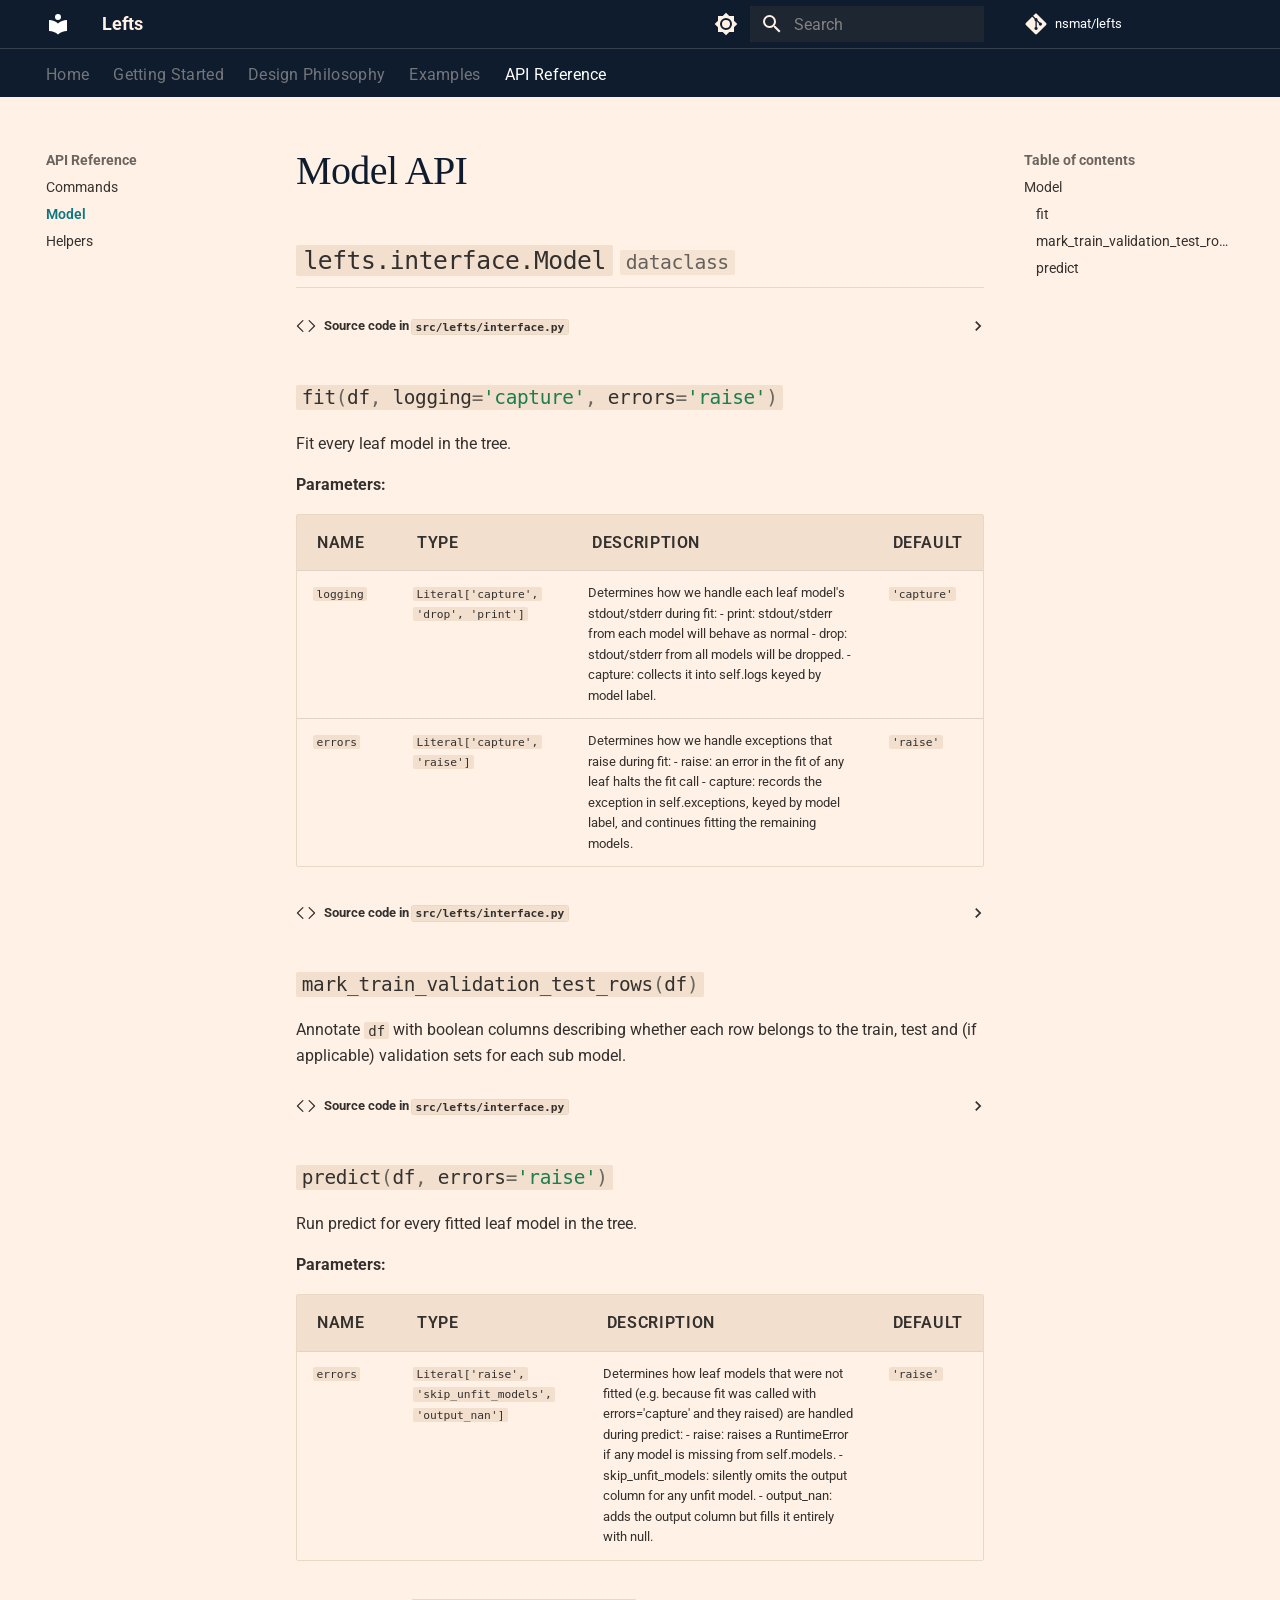
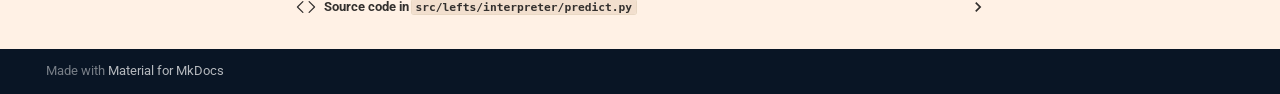
<file: api/model/index.html>
<!doctype html>
<html lang="en" class="no-js">
  <head>
    
      <meta charset="utf-8">
      <meta name="viewport" content="width=device-width,initial-scale=1">
      
        <meta name="description" content="Composable transformations for ML model experimentation">
      
      
      
      
        <link rel="prev" href="../commands/">
      
      
        <link rel="next" href="../helpers/">
      
      
        
      
      
      <link rel="icon" href="../../assets/images/favicon.png">
      <meta name="generator" content="mkdocs-1.6.1, mkdocs-material-9.7.7">
    
    
      
        <title>Model - Lefts</title>
      
    
    
      <link rel="stylesheet" href="../../assets/stylesheets/main.ec1eaa64.min.css">
      
        
        <link rel="stylesheet" href="../../assets/stylesheets/palette.ab4e12ef.min.css">
      
      


    
    
      
    
    
      
        
        
        <link rel="preconnect" href="https://fonts.gstatic.com" crossorigin>
        <link rel="stylesheet" href="https://fonts.googleapis.com/css?family=Roboto:300,300i,400,400i,700,700i%7CRoboto+Mono:400,400i,700,700i&display=fallback">
        <style>:root{--md-text-font:"Roboto";--md-code-font:"Roboto Mono"}</style>
      
    
    
      <link rel="stylesheet" href="../../assets/_mkdocstrings.css">
    
      <link rel="stylesheet" href="../../stylesheets/extra.css">
    
    <script>__md_scope=new URL("../..",location),__md_hash=e=>[...e].reduce(((e,_)=>(e<<5)-e+_.charCodeAt(0)),0),__md_get=(e,_=localStorage,t=__md_scope)=>JSON.parse(_.getItem(t.pathname+"."+e)),__md_set=(e,_,t=localStorage,a=__md_scope)=>{try{t.setItem(a.pathname+"."+e,JSON.stringify(_))}catch(e){}}</script>
    
      

    
    
  </head>
  
  
    
    
      
    
    
    
    
    <body dir="ltr" data-md-color-scheme="default" data-md-color-primary="custom" data-md-color-accent="custom">
  
    
    <input class="md-toggle" data-md-toggle="drawer" type="checkbox" id="__drawer" autocomplete="off">
    <input class="md-toggle" data-md-toggle="search" type="checkbox" id="__search" autocomplete="off">
    <label class="md-overlay" for="__drawer"></label>
    <div data-md-component="skip">
      
        
        <a href="#model-api" class="md-skip">
          Skip to content
        </a>
      
    </div>
    <div data-md-component="announce">
      
    </div>
    
    
      

<header class="md-header" data-md-component="header">
  <nav class="md-header__inner md-grid" aria-label="Header">
    <a href="../.." title="Lefts" class="md-header__button md-logo" aria-label="Lefts" data-md-component="logo">
      
  
  <svg xmlns="http://www.w3.org/2000/svg" viewBox="0 0 24 24"><path d="M12 8a3 3 0 0 0 3-3 3 3 0 0 0-3-3 3 3 0 0 0-3 3 3 3 0 0 0 3 3m0 3.54C9.64 9.35 6.5 8 3 8v11c3.5 0 6.64 1.35 9 3.54 2.36-2.19 5.5-3.54 9-3.54V8c-3.5 0-6.64 1.35-9 3.54"/></svg>

    </a>
    <label class="md-header__button md-icon" for="__drawer">
      
      <svg xmlns="http://www.w3.org/2000/svg" viewBox="0 0 24 24"><path d="M3 6h18v2H3zm0 5h18v2H3zm0 5h18v2H3z"/></svg>
    </label>
    <div class="md-header__title" data-md-component="header-title">
      <div class="md-header__ellipsis">
        <div class="md-header__topic">
          <span class="md-ellipsis">
            Lefts
          </span>
        </div>
        <div class="md-header__topic" data-md-component="header-topic">
          <span class="md-ellipsis">
            
              Model
            
          </span>
        </div>
      </div>
    </div>
    
      
        <form class="md-header__option" data-md-component="palette">
  
    
    
    
    <input class="md-option" data-md-color-media="" data-md-color-scheme="default" data-md-color-primary="custom" data-md-color-accent="custom"  aria-label="Switch to dark mode"  type="radio" name="__palette" id="__palette_0">
    
      <label class="md-header__button md-icon" title="Switch to dark mode" for="__palette_1" hidden>
        <svg xmlns="http://www.w3.org/2000/svg" viewBox="0 0 24 24"><path d="M12 8a4 4 0 0 0-4 4 4 4 0 0 0 4 4 4 4 0 0 0 4-4 4 4 0 0 0-4-4m0 10a6 6 0 0 1-6-6 6 6 0 0 1 6-6 6 6 0 0 1 6 6 6 6 0 0 1-6 6m8-9.31V4h-4.69L12 .69 8.69 4H4v4.69L.69 12 4 15.31V20h4.69L12 23.31 15.31 20H20v-4.69L23.31 12z"/></svg>
      </label>
    
  
    
    
    
    <input class="md-option" data-md-color-media="" data-md-color-scheme="slate" data-md-color-primary="custom" data-md-color-accent="custom"  aria-label="Switch to light mode"  type="radio" name="__palette" id="__palette_1">
    
      <label class="md-header__button md-icon" title="Switch to light mode" for="__palette_0" hidden>
        <svg xmlns="http://www.w3.org/2000/svg" viewBox="0 0 24 24"><path d="M12 18c-.89 0-1.74-.2-2.5-.55C11.56 16.5 13 14.42 13 12s-1.44-4.5-3.5-5.45C10.26 6.2 11.11 6 12 6a6 6 0 0 1 6 6 6 6 0 0 1-6 6m8-9.31V4h-4.69L12 .69 8.69 4H4v4.69L.69 12 4 15.31V20h4.69L12 23.31 15.31 20H20v-4.69L23.31 12z"/></svg>
      </label>
    
  
</form>
      
    
    
      <script>var palette=__md_get("__palette");if(palette&&palette.color){if("(prefers-color-scheme)"===palette.color.media){var media=matchMedia("(prefers-color-scheme: light)"),input=document.querySelector(media.matches?"[data-md-color-media='(prefers-color-scheme: light)']":"[data-md-color-media='(prefers-color-scheme: dark)']");palette.color.media=input.getAttribute("data-md-color-media"),palette.color.scheme=input.getAttribute("data-md-color-scheme"),palette.color.primary=input.getAttribute("data-md-color-primary"),palette.color.accent=input.getAttribute("data-md-color-accent")}for(var[key,value]of Object.entries(palette.color))document.body.setAttribute("data-md-color-"+key,value)}</script>
    
    
    
      
      
        <label class="md-header__button md-icon" for="__search">
          
          <svg xmlns="http://www.w3.org/2000/svg" viewBox="0 0 24 24"><path d="M9.5 3A6.5 6.5 0 0 1 16 9.5c0 1.61-.59 3.09-1.56 4.23l.27.27h.79l5 5-1.5 1.5-5-5v-.79l-.27-.27A6.52 6.52 0 0 1 9.5 16 6.5 6.5 0 0 1 3 9.5 6.5 6.5 0 0 1 9.5 3m0 2C7 5 5 7 5 9.5S7 14 9.5 14 14 12 14 9.5 12 5 9.5 5"/></svg>
        </label>
        <div class="md-search" data-md-component="search" role="dialog">
  <label class="md-search__overlay" for="__search"></label>
  <div class="md-search__inner" role="search">
    <form class="md-search__form" name="search">
      <input type="text" class="md-search__input" name="query" aria-label="Search" placeholder="Search" autocapitalize="off" autocorrect="off" autocomplete="off" spellcheck="false" data-md-component="search-query" required>
      <label class="md-search__icon md-icon" for="__search">
        
        <svg xmlns="http://www.w3.org/2000/svg" viewBox="0 0 24 24"><path d="M9.5 3A6.5 6.5 0 0 1 16 9.5c0 1.61-.59 3.09-1.56 4.23l.27.27h.79l5 5-1.5 1.5-5-5v-.79l-.27-.27A6.52 6.52 0 0 1 9.5 16 6.5 6.5 0 0 1 3 9.5 6.5 6.5 0 0 1 9.5 3m0 2C7 5 5 7 5 9.5S7 14 9.5 14 14 12 14 9.5 12 5 9.5 5"/></svg>
        
        <svg xmlns="http://www.w3.org/2000/svg" viewBox="0 0 24 24"><path d="M20 11v2H8l5.5 5.5-1.42 1.42L4.16 12l7.92-7.92L13.5 5.5 8 11z"/></svg>
      </label>
      <nav class="md-search__options" aria-label="Search">
        
        <button type="reset" class="md-search__icon md-icon" title="Clear" aria-label="Clear" tabindex="-1">
          
          <svg xmlns="http://www.w3.org/2000/svg" viewBox="0 0 24 24"><path d="M19 6.41 17.59 5 12 10.59 6.41 5 5 6.41 10.59 12 5 17.59 6.41 19 12 13.41 17.59 19 19 17.59 13.41 12z"/></svg>
        </button>
      </nav>
      
    </form>
    <div class="md-search__output">
      <div class="md-search__scrollwrap" tabindex="0" data-md-scrollfix>
        <div class="md-search-result" data-md-component="search-result">
          <div class="md-search-result__meta">
            Initializing search
          </div>
          <ol class="md-search-result__list" role="presentation"></ol>
        </div>
      </div>
    </div>
  </div>
</div>
      
    
    
      <div class="md-header__source">
        <a href="https://github.com/nsmat/lefts" title="Go to repository" class="md-source" data-md-component="source">
  <div class="md-source__icon md-icon">
    
    <svg xmlns="http://www.w3.org/2000/svg" viewBox="0 0 448 512"><!--! Font Awesome Free 7.1.0 by @fontawesome - https://fontawesome.com License - https://fontawesome.com/license/free (Icons: CC BY 4.0, Fonts: SIL OFL 1.1, Code: MIT License) Copyright 2025 Fonticons, Inc.--><path d="M439.6 236.1 244 40.5c-5.4-5.5-12.8-8.5-20.4-8.5s-15 3-20.4 8.4L162.5 81l51.5 51.5c27.1-9.1 52.7 16.8 43.4 43.7l49.7 49.7c34.2-11.8 61.2 31 35.5 56.7-26.5 26.5-70.2-2.9-56-37.3L240.3 199v121.9c25.3 12.5 22.3 41.8 9.1 55-6.4 6.4-15.2 10.1-24.3 10.1s-17.8-3.6-24.3-10.1c-17.6-17.6-11.1-46.9 11.2-56v-123c-20.8-8.5-24.6-30.7-18.6-45L142.6 101 8.5 235.1C3 240.6 0 247.9 0 255.5s3 15 8.5 20.4l195.6 195.7c5.4 5.4 12.7 8.4 20.4 8.4s15-3 20.4-8.4l194.7-194.7c5.4-5.4 8.4-12.8 8.4-20.4s-3-15-8.4-20.4"/></svg>
  </div>
  <div class="md-source__repository">
    nsmat/lefts
  </div>
</a>
      </div>
    
  </nav>
  
</header>
    
    <div class="md-container" data-md-component="container">
      
      
        
          
            
<nav class="md-tabs" aria-label="Tabs" data-md-component="tabs">
  <div class="md-grid">
    <ul class="md-tabs__list">
      
        
  
  
  
  
    <li class="md-tabs__item">
      <a href="../.." class="md-tabs__link">
        
  
  
    
  
  Home

      </a>
    </li>
  

      
        
  
  
  
  
    <li class="md-tabs__item">
      <a href="../../understanding-lefts/" class="md-tabs__link">
        
  
  
    
  
  Getting Started

      </a>
    </li>
  

      
        
  
  
  
  
    <li class="md-tabs__item">
      <a href="../../design-philosophy/" class="md-tabs__link">
        
  
  
    
  
  Design Philosophy

      </a>
    </li>
  

      
        
  
  
  
  
    
    
      <li class="md-tabs__item">
        <a href="../../notebooks/quantile_regressions_with_lift_and_feed/" class="md-tabs__link">
          
  
  
  Examples

        </a>
      </li>
    
  

      
        
  
  
  
    
  
  
    
    
      <li class="md-tabs__item md-tabs__item--active">
        <a href="../commands/" class="md-tabs__link">
          
  
  
  API Reference

        </a>
      </li>
    
  

      
    </ul>
  </div>
</nav>
          
        
      
      <main class="md-main" data-md-component="main">
        <div class="md-main__inner md-grid">
          
            
              
              <div class="md-sidebar md-sidebar--primary" data-md-component="sidebar" data-md-type="navigation" >
                <div class="md-sidebar__scrollwrap">
                  <div class="md-sidebar__inner">
                    


  


<nav class="md-nav md-nav--primary md-nav--lifted" aria-label="Navigation" data-md-level="0">
  <label class="md-nav__title" for="__drawer">
    <a href="../.." title="Lefts" class="md-nav__button md-logo" aria-label="Lefts" data-md-component="logo">
      
  
  <svg xmlns="http://www.w3.org/2000/svg" viewBox="0 0 24 24"><path d="M12 8a3 3 0 0 0 3-3 3 3 0 0 0-3-3 3 3 0 0 0-3 3 3 3 0 0 0 3 3m0 3.54C9.64 9.35 6.5 8 3 8v11c3.5 0 6.64 1.35 9 3.54 2.36-2.19 5.5-3.54 9-3.54V8c-3.5 0-6.64 1.35-9 3.54"/></svg>

    </a>
    Lefts
  </label>
  
    <div class="md-nav__source">
      <a href="https://github.com/nsmat/lefts" title="Go to repository" class="md-source" data-md-component="source">
  <div class="md-source__icon md-icon">
    
    <svg xmlns="http://www.w3.org/2000/svg" viewBox="0 0 448 512"><!--! Font Awesome Free 7.1.0 by @fontawesome - https://fontawesome.com License - https://fontawesome.com/license/free (Icons: CC BY 4.0, Fonts: SIL OFL 1.1, Code: MIT License) Copyright 2025 Fonticons, Inc.--><path d="M439.6 236.1 244 40.5c-5.4-5.5-12.8-8.5-20.4-8.5s-15 3-20.4 8.4L162.5 81l51.5 51.5c27.1-9.1 52.7 16.8 43.4 43.7l49.7 49.7c34.2-11.8 61.2 31 35.5 56.7-26.5 26.5-70.2-2.9-56-37.3L240.3 199v121.9c25.3 12.5 22.3 41.8 9.1 55-6.4 6.4-15.2 10.1-24.3 10.1s-17.8-3.6-24.3-10.1c-17.6-17.6-11.1-46.9 11.2-56v-123c-20.8-8.5-24.6-30.7-18.6-45L142.6 101 8.5 235.1C3 240.6 0 247.9 0 255.5s3 15 8.5 20.4l195.6 195.7c5.4 5.4 12.7 8.4 20.4 8.4s15-3 20.4-8.4l194.7-194.7c5.4-5.4 8.4-12.8 8.4-20.4s-3-15-8.4-20.4"/></svg>
  </div>
  <div class="md-source__repository">
    nsmat/lefts
  </div>
</a>
    </div>
  
  <ul class="md-nav__list" data-md-scrollfix>
    
      
      
  
  
  
  
    <li class="md-nav__item">
      <a href="../.." class="md-nav__link">
        
  
  
  <span class="md-ellipsis">
    
  
    Home
  

    
  </span>
  
  

      </a>
    </li>
  

    
      
      
  
  
  
  
    <li class="md-nav__item">
      <a href="../../understanding-lefts/" class="md-nav__link">
        
  
  
  <span class="md-ellipsis">
    
  
    Getting Started
  

    
  </span>
  
  

      </a>
    </li>
  

    
      
      
  
  
  
  
    <li class="md-nav__item">
      <a href="../../design-philosophy/" class="md-nav__link">
        
  
  
  <span class="md-ellipsis">
    
  
    Design Philosophy
  

    
  </span>
  
  

      </a>
    </li>
  

    
      
      
  
  
  
  
    
    
    
    
      
      
        
      
    
    
    <li class="md-nav__item md-nav__item--nested">
      
        
        
        <input class="md-nav__toggle md-toggle " type="checkbox" id="__nav_4" >
        
          
          <label class="md-nav__link" for="__nav_4" id="__nav_4_label" tabindex="0">
            
  
  
  <span class="md-ellipsis">
    
  
    Examples
  

    
  </span>
  
  

            <span class="md-nav__icon md-icon"></span>
          </label>
        
        <nav class="md-nav" data-md-level="1" aria-labelledby="__nav_4_label" aria-expanded="false">
          <label class="md-nav__title" for="__nav_4">
            <span class="md-nav__icon md-icon"></span>
            
  
    Examples
  

          </label>
          <ul class="md-nav__list" data-md-scrollfix>
            
              
                
  
  
  
  
    <li class="md-nav__item">
      <a href="../../notebooks/quantile_regressions_with_lift_and_feed/" class="md-nav__link">
        
  
  
  <span class="md-ellipsis">
    
  
    Quantile regressions with lift and feed
  

    
  </span>
  
  

      </a>
    </li>
  

              
            
              
                
  
  
  
  
    <li class="md-nav__item">
      <a href="../../notebooks/lgbm_rolling_retrain_early_stopping_using_lifts_and_validation_sets/" class="md-nav__link">
        
  
  
  <span class="md-ellipsis">
    
  
    LGBM rolling retrain with early stopping
  

    
  </span>
  
  

      </a>
    </li>
  

              
            
              
                
  
  
  
  
    <li class="md-nav__item">
      <a href="../../notebooks/teacher_student_with_feed/" class="md-nav__link">
        
  
  
  <span class="md-ellipsis">
    
  
    Teacher-student models with feed
  

    
  </span>
  
  

      </a>
    </li>
  

              
            
              
                
  
  
  
  
    <li class="md-nav__item">
      <a href="../../notebooks/geometric_models_with_lift/" class="md-nav__link">
        
  
  
  <span class="md-ellipsis">
    
  
    Geometric Models with Lift
  

    
  </span>
  
  

      </a>
    </li>
  

              
            
          </ul>
        </nav>
      
    </li>
  

    
      
      
  
  
    
  
  
  
    
    
    
    
      
        
        
      
      
        
      
    
    
    <li class="md-nav__item md-nav__item--active md-nav__item--section md-nav__item--nested">
      
        
        
        <input class="md-nav__toggle md-toggle " type="checkbox" id="__nav_5" checked>
        
          
          <label class="md-nav__link" for="__nav_5" id="__nav_5_label" tabindex="">
            
  
  
  <span class="md-ellipsis">
    
  
    API Reference
  

    
  </span>
  
  

            <span class="md-nav__icon md-icon"></span>
          </label>
        
        <nav class="md-nav" data-md-level="1" aria-labelledby="__nav_5_label" aria-expanded="true">
          <label class="md-nav__title" for="__nav_5">
            <span class="md-nav__icon md-icon"></span>
            
  
    API Reference
  

          </label>
          <ul class="md-nav__list" data-md-scrollfix>
            
              
                
  
  
  
  
    <li class="md-nav__item">
      <a href="../commands/" class="md-nav__link">
        
  
  
  <span class="md-ellipsis">
    
  
    Commands
  

    
  </span>
  
  

      </a>
    </li>
  

              
            
              
                
  
  
    
  
  
  
    <li class="md-nav__item md-nav__item--active">
      
      <input class="md-nav__toggle md-toggle" type="checkbox" id="__toc">
      
      
        
      
      
        <label class="md-nav__link md-nav__link--active" for="__toc">
          
  
  
  <span class="md-ellipsis">
    
  
    Model
  

    
  </span>
  
  

          <span class="md-nav__icon md-icon"></span>
        </label>
      
      <a href="./" class="md-nav__link md-nav__link--active">
        
  
  
  <span class="md-ellipsis">
    
  
    Model
  

    
  </span>
  
  

      </a>
      
        

<nav class="md-nav md-nav--secondary" aria-label="Table of contents">
  
  
  
    
  
  
    <label class="md-nav__title" for="__toc">
      <span class="md-nav__icon md-icon"></span>
      Table of contents
    </label>
    <ul class="md-nav__list" data-md-component="toc" data-md-scrollfix>
      
        <li class="md-nav__item">
  <a href="#lefts.interface.Model" class="md-nav__link">
    <span class="md-ellipsis">
      
        Model
      
    </span>
  </a>
  
    <nav class="md-nav" aria-label="Model">
      <ul class="md-nav__list">
        
          <li class="md-nav__item">
  <a href="#lefts.interface.Model.fit" class="md-nav__link">
    <span class="md-ellipsis">
      
        fit
      
    </span>
  </a>
  
</li>
        
          <li class="md-nav__item">
  <a href="#lefts.interface.Model.mark_train_validation_test_rows" class="md-nav__link">
    <span class="md-ellipsis">
      
        mark_train_validation_test_rows
      
    </span>
  </a>
  
</li>
        
          <li class="md-nav__item">
  <a href="#lefts.interface.Model.predict" class="md-nav__link">
    <span class="md-ellipsis">
      
        predict
      
    </span>
  </a>
  
</li>
        
      </ul>
    </nav>
  
</li>
      
    </ul>
  
</nav>
      
    </li>
  

              
            
              
                
  
  
  
  
    <li class="md-nav__item">
      <a href="../helpers/" class="md-nav__link">
        
  
  
  <span class="md-ellipsis">
    
  
    Helpers
  

    
  </span>
  
  

      </a>
    </li>
  

              
            
          </ul>
        </nav>
      
    </li>
  

    
  </ul>
</nav>
                  </div>
                </div>
              </div>
            
            
              
              <div class="md-sidebar md-sidebar--secondary" data-md-component="sidebar" data-md-type="toc" >
                <div class="md-sidebar__scrollwrap">
                  <div class="md-sidebar__inner">
                    

<nav class="md-nav md-nav--secondary" aria-label="Table of contents">
  
  
  
    
  
  
    <label class="md-nav__title" for="__toc">
      <span class="md-nav__icon md-icon"></span>
      Table of contents
    </label>
    <ul class="md-nav__list" data-md-component="toc" data-md-scrollfix>
      
        <li class="md-nav__item">
  <a href="#lefts.interface.Model" class="md-nav__link">
    <span class="md-ellipsis">
      
        Model
      
    </span>
  </a>
  
    <nav class="md-nav" aria-label="Model">
      <ul class="md-nav__list">
        
          <li class="md-nav__item">
  <a href="#lefts.interface.Model.fit" class="md-nav__link">
    <span class="md-ellipsis">
      
        fit
      
    </span>
  </a>
  
</li>
        
          <li class="md-nav__item">
  <a href="#lefts.interface.Model.mark_train_validation_test_rows" class="md-nav__link">
    <span class="md-ellipsis">
      
        mark_train_validation_test_rows
      
    </span>
  </a>
  
</li>
        
          <li class="md-nav__item">
  <a href="#lefts.interface.Model.predict" class="md-nav__link">
    <span class="md-ellipsis">
      
        predict
      
    </span>
  </a>
  
</li>
        
      </ul>
    </nav>
  
</li>
      
    </ul>
  
</nav>
                  </div>
                </div>
              </div>
            
          
          
            <div class="md-content" data-md-component="content">
              
              <article class="md-content__inner md-typeset">
                
                  


  
  


<h1 id="model-api">Model API</h1>


<div class="doc doc-object doc-class">



<h2 id="lefts.interface.Model" class="doc doc-heading">
            <code>lefts.interface.Model</code>


  <span class="doc doc-labels">
      <small class="doc doc-label doc-label-dataclass"><code>dataclass</code></small>
  </span>

</h2>


    <div class="doc doc-contents first">










              <details class="mkdocstrings-source">
                <summary>Source code in <code>src/lefts/interface.py</code></summary>
                <div class="highlight"><table class="highlighttable"><tr><td class="linenos"><div class="linenodiv"><pre><span></span><span class="normal"><a href="#__codelineno-0-15">15</a></span>
<span class="normal"><a href="#__codelineno-0-16">16</a></span>
<span class="normal"><a href="#__codelineno-0-17">17</a></span>
<span class="normal"><a href="#__codelineno-0-18">18</a></span>
<span class="normal"><a href="#__codelineno-0-19">19</a></span>
<span class="normal"><a href="#__codelineno-0-20">20</a></span>
<span class="normal"><a href="#__codelineno-0-21">21</a></span>
<span class="normal"><a href="#__codelineno-0-22">22</a></span>
<span class="normal"><a href="#__codelineno-0-23">23</a></span>
<span class="normal"><a href="#__codelineno-0-24">24</a></span>
<span class="normal"><a href="#__codelineno-0-25">25</a></span>
<span class="normal"><a href="#__codelineno-0-26">26</a></span>
<span class="normal"><a href="#__codelineno-0-27">27</a></span>
<span class="normal"><a href="#__codelineno-0-28">28</a></span>
<span class="normal"><a href="#__codelineno-0-29">29</a></span>
<span class="normal"><a href="#__codelineno-0-30">30</a></span>
<span class="normal"><a href="#__codelineno-0-31">31</a></span>
<span class="normal"><a href="#__codelineno-0-32">32</a></span>
<span class="normal"><a href="#__codelineno-0-33">33</a></span>
<span class="normal"><a href="#__codelineno-0-34">34</a></span>
<span class="normal"><a href="#__codelineno-0-35">35</a></span>
<span class="normal"><a href="#__codelineno-0-36">36</a></span>
<span class="normal"><a href="#__codelineno-0-37">37</a></span>
<span class="normal"><a href="#__codelineno-0-38">38</a></span>
<span class="normal"><a href="#__codelineno-0-39">39</a></span>
<span class="normal"><a href="#__codelineno-0-40">40</a></span>
<span class="normal"><a href="#__codelineno-0-41">41</a></span>
<span class="normal"><a href="#__codelineno-0-42">42</a></span>
<span class="normal"><a href="#__codelineno-0-43">43</a></span>
<span class="normal"><a href="#__codelineno-0-44">44</a></span>
<span class="normal"><a href="#__codelineno-0-45">45</a></span>
<span class="normal"><a href="#__codelineno-0-46">46</a></span>
<span class="normal"><a href="#__codelineno-0-47">47</a></span>
<span class="normal"><a href="#__codelineno-0-48">48</a></span>
<span class="normal"><a href="#__codelineno-0-49">49</a></span>
<span class="normal"><a href="#__codelineno-0-50">50</a></span>
<span class="normal"><a href="#__codelineno-0-51">51</a></span>
<span class="normal"><a href="#__codelineno-0-52">52</a></span>
<span class="normal"><a href="#__codelineno-0-53">53</a></span>
<span class="normal"><a href="#__codelineno-0-54">54</a></span>
<span class="normal"><a href="#__codelineno-0-55">55</a></span>
<span class="normal"><a href="#__codelineno-0-56">56</a></span>
<span class="normal"><a href="#__codelineno-0-57">57</a></span>
<span class="normal"><a href="#__codelineno-0-58">58</a></span>
<span class="normal"><a href="#__codelineno-0-59">59</a></span>
<span class="normal"><a href="#__codelineno-0-60">60</a></span>
<span class="normal"><a href="#__codelineno-0-61">61</a></span>
<span class="normal"><a href="#__codelineno-0-62">62</a></span>
<span class="normal"><a href="#__codelineno-0-63">63</a></span>
<span class="normal"><a href="#__codelineno-0-64">64</a></span>
<span class="normal"><a href="#__codelineno-0-65">65</a></span>
<span class="normal"><a href="#__codelineno-0-66">66</a></span>
<span class="normal"><a href="#__codelineno-0-67">67</a></span>
<span class="normal"><a href="#__codelineno-0-68">68</a></span>
<span class="normal"><a href="#__codelineno-0-69">69</a></span>
<span class="normal"><a href="#__codelineno-0-70">70</a></span>
<span class="normal"><a href="#__codelineno-0-71">71</a></span>
<span class="normal"><a href="#__codelineno-0-72">72</a></span>
<span class="normal"><a href="#__codelineno-0-73">73</a></span>
<span class="normal"><a href="#__codelineno-0-74">74</a></span>
<span class="normal"><a href="#__codelineno-0-75">75</a></span>
<span class="normal"><a href="#__codelineno-0-76">76</a></span>
<span class="normal"><a href="#__codelineno-0-77">77</a></span>
<span class="normal"><a href="#__codelineno-0-78">78</a></span>
<span class="normal"><a href="#__codelineno-0-79">79</a></span>
<span class="normal"><a href="#__codelineno-0-80">80</a></span>
<span class="normal"><a href="#__codelineno-0-81">81</a></span>
<span class="normal"><a href="#__codelineno-0-82">82</a></span>
<span class="normal"><a href="#__codelineno-0-83">83</a></span></pre></div></td><td class="code"><div><pre><span></span><code><a id="__codelineno-0-15" name="__codelineno-0-15"></a><span class="nd">@dataclass</span>
<a id="__codelineno-0-16" name="__codelineno-0-16"></a><span class="k">class</span><span class="w"> </span><span class="nc">Model</span><span class="p">(</span><span class="n">_Model</span><span class="p">):</span>
<a id="__codelineno-0-17" name="__codelineno-0-17"></a>    <span class="k">def</span><span class="w"> </span><span class="nf">__post_init__</span><span class="p">(</span><span class="bp">self</span><span class="p">):</span>
<a id="__codelineno-0-18" name="__codelineno-0-18"></a>        <span class="n">_validate</span><span class="p">(</span><span class="bp">self</span><span class="o">.</span><span class="n">root</span><span class="p">)</span>
<a id="__codelineno-0-19" name="__codelineno-0-19"></a>
<a id="__codelineno-0-20" name="__codelineno-0-20"></a>    <span class="k">def</span><span class="w"> </span><span class="nf">fit</span><span class="p">(</span>
<a id="__codelineno-0-21" name="__codelineno-0-21"></a>        <span class="bp">self</span><span class="p">,</span>
<a id="__codelineno-0-22" name="__codelineno-0-22"></a>        <span class="n">df</span><span class="p">:</span> <span class="n">DataFrame</span><span class="p">,</span>
<a id="__codelineno-0-23" name="__codelineno-0-23"></a>        <span class="n">logging</span><span class="p">:</span> <span class="n">Literal</span><span class="p">[</span><span class="s2">"capture"</span><span class="p">,</span> <span class="s2">"drop"</span><span class="p">,</span> <span class="s2">"print"</span><span class="p">]</span> <span class="o">=</span> <span class="s2">"capture"</span><span class="p">,</span>
<a id="__codelineno-0-24" name="__codelineno-0-24"></a>        <span class="n">errors</span><span class="p">:</span> <span class="n">Literal</span><span class="p">[</span><span class="s2">"capture"</span><span class="p">,</span> <span class="s2">"raise"</span><span class="p">]</span> <span class="o">=</span> <span class="s2">"raise"</span><span class="p">,</span>
<a id="__codelineno-0-25" name="__codelineno-0-25"></a>    <span class="p">):</span>
<a id="__codelineno-0-26" name="__codelineno-0-26"></a><span class="w">        </span><span class="sd">"""</span>
<a id="__codelineno-0-27" name="__codelineno-0-27"></a><span class="sd">        Fit every leaf model in the tree.</span>
<a id="__codelineno-0-28" name="__codelineno-0-28"></a>
<a id="__codelineno-0-29" name="__codelineno-0-29"></a><span class="sd">        Parameters</span>
<a id="__codelineno-0-30" name="__codelineno-0-30"></a><span class="sd">        ----------</span>
<a id="__codelineno-0-31" name="__codelineno-0-31"></a><span class="sd">        logging</span>
<a id="__codelineno-0-32" name="__codelineno-0-32"></a><span class="sd">            Determines how we handle each leaf model's stdout/stderr during fit:</span>
<a id="__codelineno-0-33" name="__codelineno-0-33"></a><span class="sd">                - print: stdout/stderr from each model will behave as normal</span>
<a id="__codelineno-0-34" name="__codelineno-0-34"></a><span class="sd">                - drop: stdout/stderr from all models will be dropped.</span>
<a id="__codelineno-0-35" name="__codelineno-0-35"></a><span class="sd">                - capture: collects it into self.logs keyed by model label.</span>
<a id="__codelineno-0-36" name="__codelineno-0-36"></a><span class="sd">        errors</span>
<a id="__codelineno-0-37" name="__codelineno-0-37"></a><span class="sd">            Determines how we handle exceptions that raise during fit:</span>
<a id="__codelineno-0-38" name="__codelineno-0-38"></a><span class="sd">             - raise: an error in the fit of any leaf halts the fit call</span>
<a id="__codelineno-0-39" name="__codelineno-0-39"></a><span class="sd">             - capture: records the exception in self.exceptions, keyed by model label,</span>
<a id="__codelineno-0-40" name="__codelineno-0-40"></a><span class="sd">                and continues fitting the remaining models.</span>
<a id="__codelineno-0-41" name="__codelineno-0-41"></a><span class="sd">        """</span>
<a id="__codelineno-0-42" name="__codelineno-0-42"></a>
<a id="__codelineno-0-43" name="__codelineno-0-43"></a>        <span class="n">fitted</span><span class="p">,</span> <span class="n">hyperparameters</span><span class="p">,</span> <span class="n">logs</span><span class="p">,</span> <span class="n">exceptions</span> <span class="o">=</span> <span class="n">_fit</span><span class="p">(</span>
<a id="__codelineno-0-44" name="__codelineno-0-44"></a>            <span class="bp">self</span><span class="o">.</span><span class="n">root</span><span class="p">,</span>
<a id="__codelineno-0-45" name="__codelineno-0-45"></a>            <span class="n">df</span><span class="p">,</span>
<a id="__codelineno-0-46" name="__codelineno-0-46"></a>            <span class="n">logging</span><span class="o">=</span><span class="n">logging</span><span class="p">,</span>
<a id="__codelineno-0-47" name="__codelineno-0-47"></a>            <span class="n">errors</span><span class="o">=</span><span class="n">errors</span><span class="p">,</span>
<a id="__codelineno-0-48" name="__codelineno-0-48"></a>        <span class="p">)</span>
<a id="__codelineno-0-49" name="__codelineno-0-49"></a>        <span class="bp">self</span><span class="o">.</span><span class="n">fitted</span> <span class="o">=</span> <span class="n">fitted</span>
<a id="__codelineno-0-50" name="__codelineno-0-50"></a>        <span class="bp">self</span><span class="o">.</span><span class="n">hyperparameters</span> <span class="o">=</span> <span class="n">hyperparameters</span>
<a id="__codelineno-0-51" name="__codelineno-0-51"></a>        <span class="bp">self</span><span class="o">.</span><span class="n">logs</span> <span class="o">=</span> <span class="n">logs</span>
<a id="__codelineno-0-52" name="__codelineno-0-52"></a>        <span class="bp">self</span><span class="o">.</span><span class="n">exceptions</span> <span class="o">=</span> <span class="n">exceptions</span>
<a id="__codelineno-0-53" name="__codelineno-0-53"></a>
<a id="__codelineno-0-54" name="__codelineno-0-54"></a>        <span class="k">if</span> <span class="n">exceptions</span><span class="p">:</span>
<a id="__codelineno-0-55" name="__codelineno-0-55"></a>            <span class="n">warnings</span><span class="o">.</span><span class="n">warn</span><span class="p">(</span>
<a id="__codelineno-0-56" name="__codelineno-0-56"></a>                <span class="sa">f</span><span class="s2">"</span><span class="si">{</span><span class="nb">len</span><span class="p">(</span><span class="n">exceptions</span><span class="p">)</span><span class="si">}</span><span class="s2"> model(s) failed to train: </span><span class="si">{</span><span class="nb">sorted</span><span class="p">(</span><span class="n">exceptions</span><span class="p">)</span><span class="si">}</span><span class="s2">"</span><span class="p">,</span>
<a id="__codelineno-0-57" name="__codelineno-0-57"></a>                <span class="ne">UserWarning</span><span class="p">,</span>
<a id="__codelineno-0-58" name="__codelineno-0-58"></a>                <span class="n">stacklevel</span><span class="o">=</span><span class="mi">2</span><span class="p">,</span>
<a id="__codelineno-0-59" name="__codelineno-0-59"></a>            <span class="p">)</span>
<a id="__codelineno-0-60" name="__codelineno-0-60"></a>
<a id="__codelineno-0-61" name="__codelineno-0-61"></a>    <span class="k">def</span><span class="w"> </span><span class="nf">print_tree</span><span class="p">(</span><span class="bp">self</span><span class="p">,</span> <span class="n">print_all_labels</span><span class="p">:</span> <span class="nb">bool</span> <span class="o">=</span> <span class="kc">False</span><span class="p">):</span>
<a id="__codelineno-0-62" name="__codelineno-0-62"></a>        <span class="nb">print</span><span class="p">(</span>
<a id="__codelineno-0-63" name="__codelineno-0-63"></a>            <span class="n">_print_tree</span><span class="p">(</span>
<a id="__codelineno-0-64" name="__codelineno-0-64"></a>                <span class="bp">self</span><span class="o">.</span><span class="n">root</span><span class="p">,</span> <span class="n">print_all_labels</span><span class="o">=</span><span class="n">print_all_labels</span><span class="p">,</span> <span class="n">models</span><span class="o">=</span><span class="bp">self</span><span class="o">.</span><span class="n">fitted</span>
<a id="__codelineno-0-65" name="__codelineno-0-65"></a>            <span class="p">)</span>
<a id="__codelineno-0-66" name="__codelineno-0-66"></a>        <span class="p">)</span>
<a id="__codelineno-0-67" name="__codelineno-0-67"></a>
<a id="__codelineno-0-68" name="__codelineno-0-68"></a>    <span class="k">def</span><span class="w"> </span><span class="nf">collect_labels</span><span class="p">(</span><span class="bp">self</span><span class="p">)</span> <span class="o">-&gt;</span> <span class="n">Iterable</span><span class="p">[</span><span class="nb">str</span><span class="p">]:</span>
<a id="__codelineno-0-69" name="__codelineno-0-69"></a>        <span class="k">return</span> <span class="n">_collect_labels</span><span class="p">(</span><span class="bp">self</span><span class="o">.</span><span class="n">root</span><span class="p">)</span>
<a id="__codelineno-0-70" name="__codelineno-0-70"></a>
<a id="__codelineno-0-71" name="__codelineno-0-71"></a>    <span class="k">def</span><span class="w"> </span><span class="nf">mark_train_validation_test_rows</span><span class="p">(</span><span class="bp">self</span><span class="p">,</span> <span class="n">df</span><span class="p">:</span> <span class="n">DataFrame</span><span class="p">)</span> <span class="o">-&gt;</span> <span class="n">DataFrame</span><span class="p">:</span>
<a id="__codelineno-0-72" name="__codelineno-0-72"></a><span class="w">        </span><span class="sd">"""</span>
<a id="__codelineno-0-73" name="__codelineno-0-73"></a><span class="sd">        Annotate `df` with boolean columns describing whether each</span>
<a id="__codelineno-0-74" name="__codelineno-0-74"></a><span class="sd">        row belongs to the train, test and (if applicable) validation</span>
<a id="__codelineno-0-75" name="__codelineno-0-75"></a><span class="sd">        sets for each sub model.</span>
<a id="__codelineno-0-76" name="__codelineno-0-76"></a><span class="sd">        """</span>
<a id="__codelineno-0-77" name="__codelineno-0-77"></a>        <span class="n">new_cols</span> <span class="o">=</span> <span class="p">[]</span>
<a id="__codelineno-0-78" name="__codelineno-0-78"></a>        <span class="k">for</span> <span class="n">label</span><span class="p">,</span> <span class="n">masks</span> <span class="ow">in</span> <span class="n">_collect_masks</span><span class="p">(</span><span class="bp">self</span><span class="o">.</span><span class="n">root</span><span class="p">)</span><span class="o">.</span><span class="n">items</span><span class="p">():</span>
<a id="__codelineno-0-79" name="__codelineno-0-79"></a>            <span class="n">new_cols</span><span class="o">.</span><span class="n">append</span><span class="p">(</span><span class="n">masks</span><span class="p">[</span><span class="s2">"train"</span><span class="p">]</span><span class="o">.</span><span class="n">alias</span><span class="p">(</span><span class="sa">f</span><span class="s2">"</span><span class="si">{</span><span class="n">label</span><span class="si">}</span><span class="s2">__train"</span><span class="p">))</span>
<a id="__codelineno-0-80" name="__codelineno-0-80"></a>            <span class="n">new_cols</span><span class="o">.</span><span class="n">append</span><span class="p">(</span><span class="n">masks</span><span class="p">[</span><span class="s2">"test"</span><span class="p">]</span><span class="o">.</span><span class="n">alias</span><span class="p">(</span><span class="sa">f</span><span class="s2">"</span><span class="si">{</span><span class="n">label</span><span class="si">}</span><span class="s2">__test"</span><span class="p">))</span>
<a id="__codelineno-0-81" name="__codelineno-0-81"></a>            <span class="k">if</span> <span class="n">masks</span><span class="p">[</span><span class="s2">"validation"</span><span class="p">]</span> <span class="ow">is</span> <span class="ow">not</span> <span class="kc">None</span><span class="p">:</span>
<a id="__codelineno-0-82" name="__codelineno-0-82"></a>                <span class="n">new_cols</span><span class="o">.</span><span class="n">append</span><span class="p">(</span><span class="n">masks</span><span class="p">[</span><span class="s2">"validation"</span><span class="p">]</span><span class="o">.</span><span class="n">alias</span><span class="p">(</span><span class="sa">f</span><span class="s2">"</span><span class="si">{</span><span class="n">label</span><span class="si">}</span><span class="s2">__validation"</span><span class="p">))</span>
<a id="__codelineno-0-83" name="__codelineno-0-83"></a>        <span class="k">return</span> <span class="n">df</span><span class="o">.</span><span class="n">with_columns</span><span class="p">(</span><span class="n">new_cols</span><span class="p">)</span>
</code></pre></div></td></tr></table></div>
              </details>



<div class="doc doc-children">










<div class="doc doc-object doc-function">


<h3 id="lefts.interface.Model.fit" class="doc doc-heading">
            <code class="highlight language-python"><span class="n">fit</span><span class="p">(</span><span class="n">df</span><span class="p">,</span> <span class="n">logging</span><span class="o">=</span><span class="s1">'capture'</span><span class="p">,</span> <span class="n">errors</span><span class="o">=</span><span class="s1">'raise'</span><span class="p">)</span></code>

</h3>


    <div class="doc doc-contents ">

        <p>Fit every leaf model in the tree.</p>


<p><span class="doc-section-title">Parameters:</span></p>
    <table>
      <thead>
        <tr>
          <th>Name</th>
          <th>Type</th>
          <th>Description</th>
          <th>Default</th>
        </tr>
      </thead>
      <tbody>
          <tr class="doc-section-item">
            <td>
                <code>logging</code>
            </td>
            <td>
                  <code><span title="typing.Literal">Literal</span>[&#39;capture&#39;, &#39;drop&#39;, &#39;print&#39;]</code>
            </td>
            <td>
              <div class="doc-md-description">
                <p>Determines how we handle each leaf model's stdout/stderr during fit:
    - print: stdout/stderr from each model will behave as normal
    - drop: stdout/stderr from all models will be dropped.
    - capture: collects it into self.logs keyed by model label.</p>
              </div>
            </td>
            <td>
                  <code>&#39;capture&#39;</code>
            </td>
          </tr>
          <tr class="doc-section-item">
            <td>
                <code>errors</code>
            </td>
            <td>
                  <code><span title="typing.Literal">Literal</span>[&#39;capture&#39;, &#39;raise&#39;]</code>
            </td>
            <td>
              <div class="doc-md-description">
                <p>Determines how we handle exceptions that raise during fit:
 - raise: an error in the fit of any leaf halts the fit call
 - capture: records the exception in self.exceptions, keyed by model label,
    and continues fitting the remaining models.</p>
              </div>
            </td>
            <td>
                  <code>&#39;raise&#39;</code>
            </td>
          </tr>
      </tbody>
    </table>


            <details class="mkdocstrings-source">
              <summary>Source code in <code>src/lefts/interface.py</code></summary>
              <div class="highlight"><table class="highlighttable"><tr><td class="linenos"><div class="linenodiv"><pre><span></span><span class="normal"><a href="#__codelineno-0-20">20</a></span>
<span class="normal"><a href="#__codelineno-0-21">21</a></span>
<span class="normal"><a href="#__codelineno-0-22">22</a></span>
<span class="normal"><a href="#__codelineno-0-23">23</a></span>
<span class="normal"><a href="#__codelineno-0-24">24</a></span>
<span class="normal"><a href="#__codelineno-0-25">25</a></span>
<span class="normal"><a href="#__codelineno-0-26">26</a></span>
<span class="normal"><a href="#__codelineno-0-27">27</a></span>
<span class="normal"><a href="#__codelineno-0-28">28</a></span>
<span class="normal"><a href="#__codelineno-0-29">29</a></span>
<span class="normal"><a href="#__codelineno-0-30">30</a></span>
<span class="normal"><a href="#__codelineno-0-31">31</a></span>
<span class="normal"><a href="#__codelineno-0-32">32</a></span>
<span class="normal"><a href="#__codelineno-0-33">33</a></span>
<span class="normal"><a href="#__codelineno-0-34">34</a></span>
<span class="normal"><a href="#__codelineno-0-35">35</a></span>
<span class="normal"><a href="#__codelineno-0-36">36</a></span>
<span class="normal"><a href="#__codelineno-0-37">37</a></span>
<span class="normal"><a href="#__codelineno-0-38">38</a></span>
<span class="normal"><a href="#__codelineno-0-39">39</a></span>
<span class="normal"><a href="#__codelineno-0-40">40</a></span>
<span class="normal"><a href="#__codelineno-0-41">41</a></span>
<span class="normal"><a href="#__codelineno-0-42">42</a></span>
<span class="normal"><a href="#__codelineno-0-43">43</a></span>
<span class="normal"><a href="#__codelineno-0-44">44</a></span>
<span class="normal"><a href="#__codelineno-0-45">45</a></span>
<span class="normal"><a href="#__codelineno-0-46">46</a></span>
<span class="normal"><a href="#__codelineno-0-47">47</a></span>
<span class="normal"><a href="#__codelineno-0-48">48</a></span>
<span class="normal"><a href="#__codelineno-0-49">49</a></span>
<span class="normal"><a href="#__codelineno-0-50">50</a></span>
<span class="normal"><a href="#__codelineno-0-51">51</a></span>
<span class="normal"><a href="#__codelineno-0-52">52</a></span>
<span class="normal"><a href="#__codelineno-0-53">53</a></span>
<span class="normal"><a href="#__codelineno-0-54">54</a></span>
<span class="normal"><a href="#__codelineno-0-55">55</a></span>
<span class="normal"><a href="#__codelineno-0-56">56</a></span>
<span class="normal"><a href="#__codelineno-0-57">57</a></span>
<span class="normal"><a href="#__codelineno-0-58">58</a></span>
<span class="normal"><a href="#__codelineno-0-59">59</a></span></pre></div></td><td class="code"><div><pre><span></span><code><a id="__codelineno-0-20" name="__codelineno-0-20"></a><span class="k">def</span><span class="w"> </span><span class="nf">fit</span><span class="p">(</span>
<a id="__codelineno-0-21" name="__codelineno-0-21"></a>    <span class="bp">self</span><span class="p">,</span>
<a id="__codelineno-0-22" name="__codelineno-0-22"></a>    <span class="n">df</span><span class="p">:</span> <span class="n">DataFrame</span><span class="p">,</span>
<a id="__codelineno-0-23" name="__codelineno-0-23"></a>    <span class="n">logging</span><span class="p">:</span> <span class="n">Literal</span><span class="p">[</span><span class="s2">"capture"</span><span class="p">,</span> <span class="s2">"drop"</span><span class="p">,</span> <span class="s2">"print"</span><span class="p">]</span> <span class="o">=</span> <span class="s2">"capture"</span><span class="p">,</span>
<a id="__codelineno-0-24" name="__codelineno-0-24"></a>    <span class="n">errors</span><span class="p">:</span> <span class="n">Literal</span><span class="p">[</span><span class="s2">"capture"</span><span class="p">,</span> <span class="s2">"raise"</span><span class="p">]</span> <span class="o">=</span> <span class="s2">"raise"</span><span class="p">,</span>
<a id="__codelineno-0-25" name="__codelineno-0-25"></a><span class="p">):</span>
<a id="__codelineno-0-26" name="__codelineno-0-26"></a><span class="w">    </span><span class="sd">"""</span>
<a id="__codelineno-0-27" name="__codelineno-0-27"></a><span class="sd">    Fit every leaf model in the tree.</span>
<a id="__codelineno-0-28" name="__codelineno-0-28"></a>
<a id="__codelineno-0-29" name="__codelineno-0-29"></a><span class="sd">    Parameters</span>
<a id="__codelineno-0-30" name="__codelineno-0-30"></a><span class="sd">    ----------</span>
<a id="__codelineno-0-31" name="__codelineno-0-31"></a><span class="sd">    logging</span>
<a id="__codelineno-0-32" name="__codelineno-0-32"></a><span class="sd">        Determines how we handle each leaf model's stdout/stderr during fit:</span>
<a id="__codelineno-0-33" name="__codelineno-0-33"></a><span class="sd">            - print: stdout/stderr from each model will behave as normal</span>
<a id="__codelineno-0-34" name="__codelineno-0-34"></a><span class="sd">            - drop: stdout/stderr from all models will be dropped.</span>
<a id="__codelineno-0-35" name="__codelineno-0-35"></a><span class="sd">            - capture: collects it into self.logs keyed by model label.</span>
<a id="__codelineno-0-36" name="__codelineno-0-36"></a><span class="sd">    errors</span>
<a id="__codelineno-0-37" name="__codelineno-0-37"></a><span class="sd">        Determines how we handle exceptions that raise during fit:</span>
<a id="__codelineno-0-38" name="__codelineno-0-38"></a><span class="sd">         - raise: an error in the fit of any leaf halts the fit call</span>
<a id="__codelineno-0-39" name="__codelineno-0-39"></a><span class="sd">         - capture: records the exception in self.exceptions, keyed by model label,</span>
<a id="__codelineno-0-40" name="__codelineno-0-40"></a><span class="sd">            and continues fitting the remaining models.</span>
<a id="__codelineno-0-41" name="__codelineno-0-41"></a><span class="sd">    """</span>
<a id="__codelineno-0-42" name="__codelineno-0-42"></a>
<a id="__codelineno-0-43" name="__codelineno-0-43"></a>    <span class="n">fitted</span><span class="p">,</span> <span class="n">hyperparameters</span><span class="p">,</span> <span class="n">logs</span><span class="p">,</span> <span class="n">exceptions</span> <span class="o">=</span> <span class="n">_fit</span><span class="p">(</span>
<a id="__codelineno-0-44" name="__codelineno-0-44"></a>        <span class="bp">self</span><span class="o">.</span><span class="n">root</span><span class="p">,</span>
<a id="__codelineno-0-45" name="__codelineno-0-45"></a>        <span class="n">df</span><span class="p">,</span>
<a id="__codelineno-0-46" name="__codelineno-0-46"></a>        <span class="n">logging</span><span class="o">=</span><span class="n">logging</span><span class="p">,</span>
<a id="__codelineno-0-47" name="__codelineno-0-47"></a>        <span class="n">errors</span><span class="o">=</span><span class="n">errors</span><span class="p">,</span>
<a id="__codelineno-0-48" name="__codelineno-0-48"></a>    <span class="p">)</span>
<a id="__codelineno-0-49" name="__codelineno-0-49"></a>    <span class="bp">self</span><span class="o">.</span><span class="n">fitted</span> <span class="o">=</span> <span class="n">fitted</span>
<a id="__codelineno-0-50" name="__codelineno-0-50"></a>    <span class="bp">self</span><span class="o">.</span><span class="n">hyperparameters</span> <span class="o">=</span> <span class="n">hyperparameters</span>
<a id="__codelineno-0-51" name="__codelineno-0-51"></a>    <span class="bp">self</span><span class="o">.</span><span class="n">logs</span> <span class="o">=</span> <span class="n">logs</span>
<a id="__codelineno-0-52" name="__codelineno-0-52"></a>    <span class="bp">self</span><span class="o">.</span><span class="n">exceptions</span> <span class="o">=</span> <span class="n">exceptions</span>
<a id="__codelineno-0-53" name="__codelineno-0-53"></a>
<a id="__codelineno-0-54" name="__codelineno-0-54"></a>    <span class="k">if</span> <span class="n">exceptions</span><span class="p">:</span>
<a id="__codelineno-0-55" name="__codelineno-0-55"></a>        <span class="n">warnings</span><span class="o">.</span><span class="n">warn</span><span class="p">(</span>
<a id="__codelineno-0-56" name="__codelineno-0-56"></a>            <span class="sa">f</span><span class="s2">"</span><span class="si">{</span><span class="nb">len</span><span class="p">(</span><span class="n">exceptions</span><span class="p">)</span><span class="si">}</span><span class="s2"> model(s) failed to train: </span><span class="si">{</span><span class="nb">sorted</span><span class="p">(</span><span class="n">exceptions</span><span class="p">)</span><span class="si">}</span><span class="s2">"</span><span class="p">,</span>
<a id="__codelineno-0-57" name="__codelineno-0-57"></a>            <span class="ne">UserWarning</span><span class="p">,</span>
<a id="__codelineno-0-58" name="__codelineno-0-58"></a>            <span class="n">stacklevel</span><span class="o">=</span><span class="mi">2</span><span class="p">,</span>
<a id="__codelineno-0-59" name="__codelineno-0-59"></a>        <span class="p">)</span>
</code></pre></div></td></tr></table></div>
            </details>
    </div>

</div>

<div class="doc doc-object doc-function">


<h3 id="lefts.interface.Model.mark_train_validation_test_rows" class="doc doc-heading">
            <code class="highlight language-python"><span class="n">mark_train_validation_test_rows</span><span class="p">(</span><span class="n">df</span><span class="p">)</span></code>

</h3>


    <div class="doc doc-contents ">

        <p>Annotate <code>df</code> with boolean columns describing whether each
row belongs to the train, test and (if applicable) validation
sets for each sub model.</p>


            <details class="mkdocstrings-source">
              <summary>Source code in <code>src/lefts/interface.py</code></summary>
              <div class="highlight"><table class="highlighttable"><tr><td class="linenos"><div class="linenodiv"><pre><span></span><span class="normal"><a href="#__codelineno-0-71">71</a></span>
<span class="normal"><a href="#__codelineno-0-72">72</a></span>
<span class="normal"><a href="#__codelineno-0-73">73</a></span>
<span class="normal"><a href="#__codelineno-0-74">74</a></span>
<span class="normal"><a href="#__codelineno-0-75">75</a></span>
<span class="normal"><a href="#__codelineno-0-76">76</a></span>
<span class="normal"><a href="#__codelineno-0-77">77</a></span>
<span class="normal"><a href="#__codelineno-0-78">78</a></span>
<span class="normal"><a href="#__codelineno-0-79">79</a></span>
<span class="normal"><a href="#__codelineno-0-80">80</a></span>
<span class="normal"><a href="#__codelineno-0-81">81</a></span>
<span class="normal"><a href="#__codelineno-0-82">82</a></span>
<span class="normal"><a href="#__codelineno-0-83">83</a></span></pre></div></td><td class="code"><div><pre><span></span><code><a id="__codelineno-0-71" name="__codelineno-0-71"></a><span class="k">def</span><span class="w"> </span><span class="nf">mark_train_validation_test_rows</span><span class="p">(</span><span class="bp">self</span><span class="p">,</span> <span class="n">df</span><span class="p">:</span> <span class="n">DataFrame</span><span class="p">)</span> <span class="o">-&gt;</span> <span class="n">DataFrame</span><span class="p">:</span>
<a id="__codelineno-0-72" name="__codelineno-0-72"></a><span class="w">    </span><span class="sd">"""</span>
<a id="__codelineno-0-73" name="__codelineno-0-73"></a><span class="sd">    Annotate `df` with boolean columns describing whether each</span>
<a id="__codelineno-0-74" name="__codelineno-0-74"></a><span class="sd">    row belongs to the train, test and (if applicable) validation</span>
<a id="__codelineno-0-75" name="__codelineno-0-75"></a><span class="sd">    sets for each sub model.</span>
<a id="__codelineno-0-76" name="__codelineno-0-76"></a><span class="sd">    """</span>
<a id="__codelineno-0-77" name="__codelineno-0-77"></a>    <span class="n">new_cols</span> <span class="o">=</span> <span class="p">[]</span>
<a id="__codelineno-0-78" name="__codelineno-0-78"></a>    <span class="k">for</span> <span class="n">label</span><span class="p">,</span> <span class="n">masks</span> <span class="ow">in</span> <span class="n">_collect_masks</span><span class="p">(</span><span class="bp">self</span><span class="o">.</span><span class="n">root</span><span class="p">)</span><span class="o">.</span><span class="n">items</span><span class="p">():</span>
<a id="__codelineno-0-79" name="__codelineno-0-79"></a>        <span class="n">new_cols</span><span class="o">.</span><span class="n">append</span><span class="p">(</span><span class="n">masks</span><span class="p">[</span><span class="s2">"train"</span><span class="p">]</span><span class="o">.</span><span class="n">alias</span><span class="p">(</span><span class="sa">f</span><span class="s2">"</span><span class="si">{</span><span class="n">label</span><span class="si">}</span><span class="s2">__train"</span><span class="p">))</span>
<a id="__codelineno-0-80" name="__codelineno-0-80"></a>        <span class="n">new_cols</span><span class="o">.</span><span class="n">append</span><span class="p">(</span><span class="n">masks</span><span class="p">[</span><span class="s2">"test"</span><span class="p">]</span><span class="o">.</span><span class="n">alias</span><span class="p">(</span><span class="sa">f</span><span class="s2">"</span><span class="si">{</span><span class="n">label</span><span class="si">}</span><span class="s2">__test"</span><span class="p">))</span>
<a id="__codelineno-0-81" name="__codelineno-0-81"></a>        <span class="k">if</span> <span class="n">masks</span><span class="p">[</span><span class="s2">"validation"</span><span class="p">]</span> <span class="ow">is</span> <span class="ow">not</span> <span class="kc">None</span><span class="p">:</span>
<a id="__codelineno-0-82" name="__codelineno-0-82"></a>            <span class="n">new_cols</span><span class="o">.</span><span class="n">append</span><span class="p">(</span><span class="n">masks</span><span class="p">[</span><span class="s2">"validation"</span><span class="p">]</span><span class="o">.</span><span class="n">alias</span><span class="p">(</span><span class="sa">f</span><span class="s2">"</span><span class="si">{</span><span class="n">label</span><span class="si">}</span><span class="s2">__validation"</span><span class="p">))</span>
<a id="__codelineno-0-83" name="__codelineno-0-83"></a>    <span class="k">return</span> <span class="n">df</span><span class="o">.</span><span class="n">with_columns</span><span class="p">(</span><span class="n">new_cols</span><span class="p">)</span>
</code></pre></div></td></tr></table></div>
            </details>
    </div>

</div>

<div class="doc doc-object doc-function">


<h3 id="lefts.interface.Model.predict" class="doc doc-heading">
            <code class="highlight language-python"><span class="n">predict</span><span class="p">(</span><span class="n">df</span><span class="p">,</span> <span class="n">errors</span><span class="o">=</span><span class="s1">'raise'</span><span class="p">)</span></code>

</h3>


    <div class="doc doc-contents ">

        <p>Run predict for every fitted leaf model in the tree.</p>


<p><span class="doc-section-title">Parameters:</span></p>
    <table>
      <thead>
        <tr>
          <th>Name</th>
          <th>Type</th>
          <th>Description</th>
          <th>Default</th>
        </tr>
      </thead>
      <tbody>
          <tr class="doc-section-item">
            <td>
                <code>errors</code>
            </td>
            <td>
                  <code><span title="typing.Literal">Literal</span>[&#39;raise&#39;, &#39;skip_unfit_models&#39;, &#39;output_nan&#39;]</code>
            </td>
            <td>
              <div class="doc-md-description">
                <p>Determines how leaf models that were not fitted (e.g. because fit was called
with errors='capture' and they raised) are handled during predict:
    - raise: raises a RuntimeError if any model is missing from self.models.
    - skip_unfit_models: silently omits the output column for any unfit model.
    - output_nan: adds the output column but fills it entirely with null.</p>
              </div>
            </td>
            <td>
                  <code>&#39;raise&#39;</code>
            </td>
          </tr>
      </tbody>
    </table>


            <details class="mkdocstrings-source">
              <summary>Source code in <code>src/lefts/interpreter/predict.py</code></summary>
              <div class="highlight"><table class="highlighttable"><tr><td class="linenos"><div class="linenodiv"><pre><span></span><span class="normal"><a href="#__codelineno-0-22">22</a></span>
<span class="normal"><a href="#__codelineno-0-23">23</a></span>
<span class="normal"><a href="#__codelineno-0-24">24</a></span>
<span class="normal"><a href="#__codelineno-0-25">25</a></span>
<span class="normal"><a href="#__codelineno-0-26">26</a></span>
<span class="normal"><a href="#__codelineno-0-27">27</a></span>
<span class="normal"><a href="#__codelineno-0-28">28</a></span>
<span class="normal"><a href="#__codelineno-0-29">29</a></span>
<span class="normal"><a href="#__codelineno-0-30">30</a></span>
<span class="normal"><a href="#__codelineno-0-31">31</a></span>
<span class="normal"><a href="#__codelineno-0-32">32</a></span>
<span class="normal"><a href="#__codelineno-0-33">33</a></span>
<span class="normal"><a href="#__codelineno-0-34">34</a></span>
<span class="normal"><a href="#__codelineno-0-35">35</a></span>
<span class="normal"><a href="#__codelineno-0-36">36</a></span>
<span class="normal"><a href="#__codelineno-0-37">37</a></span>
<span class="normal"><a href="#__codelineno-0-38">38</a></span>
<span class="normal"><a href="#__codelineno-0-39">39</a></span></pre></div></td><td class="code"><div><pre><span></span><code><a id="__codelineno-0-22" name="__codelineno-0-22"></a><span class="k">def</span><span class="w"> </span><span class="nf">predict</span><span class="p">(</span>
<a id="__codelineno-0-23" name="__codelineno-0-23"></a>    <span class="bp">self</span><span class="p">,</span>
<a id="__codelineno-0-24" name="__codelineno-0-24"></a>    <span class="n">df</span><span class="p">:</span> <span class="n">DataFrame</span><span class="p">,</span>
<a id="__codelineno-0-25" name="__codelineno-0-25"></a>    <span class="n">errors</span><span class="p">:</span> <span class="n">Literal</span><span class="p">[</span><span class="s2">"raise"</span><span class="p">,</span> <span class="s2">"skip_unfit_models"</span><span class="p">,</span> <span class="s2">"output_nan"</span><span class="p">]</span> <span class="o">=</span> <span class="s2">"raise"</span><span class="p">,</span>
<a id="__codelineno-0-26" name="__codelineno-0-26"></a><span class="p">)</span> <span class="o">-&gt;</span> <span class="n">DataFrame</span><span class="p">:</span>
<a id="__codelineno-0-27" name="__codelineno-0-27"></a><span class="w">    </span><span class="sd">"""</span>
<a id="__codelineno-0-28" name="__codelineno-0-28"></a><span class="sd">    Run predict for every fitted leaf model in the tree.</span>
<a id="__codelineno-0-29" name="__codelineno-0-29"></a>
<a id="__codelineno-0-30" name="__codelineno-0-30"></a><span class="sd">    Parameters</span>
<a id="__codelineno-0-31" name="__codelineno-0-31"></a><span class="sd">    ----------</span>
<a id="__codelineno-0-32" name="__codelineno-0-32"></a><span class="sd">    errors</span>
<a id="__codelineno-0-33" name="__codelineno-0-33"></a><span class="sd">        Determines how leaf models that were not fitted (e.g. because fit was called</span>
<a id="__codelineno-0-34" name="__codelineno-0-34"></a><span class="sd">        with errors='capture' and they raised) are handled during predict:</span>
<a id="__codelineno-0-35" name="__codelineno-0-35"></a><span class="sd">            - raise: raises a RuntimeError if any model is missing from self.models.</span>
<a id="__codelineno-0-36" name="__codelineno-0-36"></a><span class="sd">            - skip_unfit_models: silently omits the output column for any unfit model.</span>
<a id="__codelineno-0-37" name="__codelineno-0-37"></a><span class="sd">            - output_nan: adds the output column but fills it entirely with null.</span>
<a id="__codelineno-0-38" name="__codelineno-0-38"></a><span class="sd">    """</span>
<a id="__codelineno-0-39" name="__codelineno-0-39"></a>    <span class="k">return</span> <span class="n">_predict</span><span class="p">(</span><span class="bp">self</span><span class="o">.</span><span class="n">root</span><span class="p">,</span> <span class="bp">self</span><span class="o">.</span><span class="n">fitted</span><span class="p">,</span> <span class="n">df</span><span class="p">,</span> <span class="n">errors</span><span class="o">=</span><span class="n">errors</span><span class="p">)</span>
</code></pre></div></td></tr></table></div>
            </details>
    </div>

</div>



  </div>

    </div>

</div>












                
              </article>
            </div>
          
          
<script>var target=document.getElementById(location.hash.slice(1));target&&target.name&&(target.checked=target.name.startsWith("__tabbed_"))</script>
        </div>
        
          <button type="button" class="md-top md-icon" data-md-component="top" hidden>
  
  <svg xmlns="http://www.w3.org/2000/svg" viewBox="0 0 24 24"><path d="M13 20h-2V8l-5.5 5.5-1.42-1.42L12 4.16l7.92 7.92-1.42 1.42L13 8z"/></svg>
  Back to top
</button>
        
      </main>
      
        <footer class="md-footer">
  
  <div class="md-footer-meta md-typeset">
    <div class="md-footer-meta__inner md-grid">
      <div class="md-copyright">
  
  
    Made with
    <a href="https://squidfunk.github.io/mkdocs-material/" target="_blank" rel="noopener">
      Material for MkDocs
    </a>
  
</div>
      
    </div>
  </div>
</footer>
      
    </div>
    <div class="md-dialog" data-md-component="dialog">
      <div class="md-dialog__inner md-typeset"></div>
    </div>
    
    
    
      
      
      <script id="__config" type="application/json">{"annotate": null, "base": "../..", "features": ["navigation.tabs", "navigation.sections", "navigation.top", "content.code.copy"], "search": "../../assets/javascripts/workers/search.2c215733.min.js", "tags": null, "translations": {"clipboard.copied": "Copied to clipboard", "clipboard.copy": "Copy to clipboard", "search.result.more.one": "1 more on this page", "search.result.more.other": "# more on this page", "search.result.none": "No matching documents", "search.result.one": "1 matching document", "search.result.other": "# matching documents", "search.result.placeholder": "Type to start searching", "search.result.term.missing": "Missing", "select.version": "Select version"}, "version": null}</script>
    
    
      <script src="../../assets/javascripts/bundle.d7400e89.min.js"></script>
      
    
  </body>
</html>
</file>
<file: assets/_mkdocstrings.css>
/* Avoid breaking parameter names, etc. in table cells. */
.doc-contents td code {
  word-break: normal !important;
}

/* No line break before first paragraph of descriptions. */
.doc-md-description,
.doc-md-description>p:first-child {
  display: inline;
}

/* No text transformation from Material for MkDocs for H5 headings. */
.md-typeset h5 .doc-object-name {
  text-transform: none;
}

/* Max width for docstring sections tables. */
.doc .md-typeset__table,
.doc .md-typeset__table table {
  display: table !important;
  width: 100%;
}

.doc .md-typeset__table tr {
  display: table-row;
}

/* Defaults in Spacy table style. */
.doc-param-default,
.doc-type_param-default {
  float: right;
}

/* Parameter headings must be inline, not blocks. */
.doc-heading-parameter,
.doc-heading-type_parameter {
  display: inline;
}

/* Default font size for parameter headings. */
.md-typeset .doc-heading-parameter {
  font-size: inherit;
}

/* Prefer space on the right, not the left of parameter permalinks. */
.doc-heading-parameter .headerlink,
.doc-heading-type_parameter .headerlink {
  margin-left: 0 !important;
  margin-right: 0.2rem;
}

/* Backward-compatibility: docstring section titles in bold. */
.doc-section-title {
  font-weight: bold;
}

/* Backlinks crumb separator. */
.doc-backlink-crumb {
  display: inline-flex;
  gap: .2rem;
  white-space: nowrap;
  align-items: center;
  vertical-align: middle;
}
.doc-backlink-crumb:not(:first-child)::before {
  background-color: var(--md-default-fg-color--lighter);
  content: "";
  display: inline;
  height: 1rem;
  --md-path-icon: url('data:image/svg+xml;charset=utf-8,<svg xmlns="http://www.w3.org/2000/svg" viewBox="0 0 24 24"><path d="M8.59 16.58 13.17 12 8.59 7.41 10 6l6 6-6 6z"/></svg>');
  -webkit-mask-image: var(--md-path-icon);
  mask-image: var(--md-path-icon);
  width: 1rem;
}
.doc-backlink-crumb.last {
  font-weight: bold;
}

/* Symbols in Navigation and ToC. */
:root, :host,
[data-md-color-scheme="default"] {
  --doc-symbol-parameter-fg-color: #df50af;
  --doc-symbol-type_parameter-fg-color: #df50af;
  --doc-symbol-attribute-fg-color: #953800;
  --doc-symbol-function-fg-color: #8250df;
  --doc-symbol-method-fg-color: #8250df;
  --doc-symbol-class-fg-color: #0550ae;
  --doc-symbol-type_alias-fg-color: #0550ae;
  --doc-symbol-module-fg-color: #5cad0f;

  --doc-symbol-parameter-bg-color: #df50af1a;
  --doc-symbol-type_parameter-bg-color: #df50af1a;
  --doc-symbol-attribute-bg-color: #9538001a;
  --doc-symbol-function-bg-color: #8250df1a;
  --doc-symbol-method-bg-color: #8250df1a;
  --doc-symbol-class-bg-color: #0550ae1a;
  --doc-symbol-type_alias-bg-color: #0550ae1a;
  --doc-symbol-module-bg-color: #5cad0f1a;
}

[data-md-color-scheme="slate"] {
  --doc-symbol-parameter-fg-color: #ffa8cc;
  --doc-symbol-type_parameter-fg-color: #ffa8cc;
  --doc-symbol-attribute-fg-color: #ffa657;
  --doc-symbol-function-fg-color: #d2a8ff;
  --doc-symbol-method-fg-color: #d2a8ff;
  --doc-symbol-class-fg-color: #79c0ff;
  --doc-symbol-type_alias-fg-color: #79c0ff;
  --doc-symbol-module-fg-color: #baff79;

  --doc-symbol-parameter-bg-color: #ffa8cc1a;
  --doc-symbol-type_parameter-bg-color: #ffa8cc1a;
  --doc-symbol-attribute-bg-color: #ffa6571a;
  --doc-symbol-function-bg-color: #d2a8ff1a;
  --doc-symbol-method-bg-color: #d2a8ff1a;
  --doc-symbol-class-bg-color: #79c0ff1a;
  --doc-symbol-type_alias-bg-color: #79c0ff1a;
  --doc-symbol-module-bg-color: #baff791a;
}

code.doc-symbol {
  border-radius: .1rem;
  font-size: .85em;
  padding: 0 .3em;
  font-weight: bold;
}

code.doc-symbol-parameter,
a code.doc-symbol-parameter {
  color: var(--doc-symbol-parameter-fg-color);
  background-color: var(--doc-symbol-parameter-bg-color);
}

code.doc-symbol-parameter::after {
  content: "param";
}

code.doc-symbol-type_parameter,
a code.doc-symbol-type_parameter {
  color: var(--doc-symbol-type_parameter-fg-color);
  background-color: var(--doc-symbol-type_parameter-bg-color);
}

code.doc-symbol-type_parameter::after {
  content: "type-param";
}

code.doc-symbol-attribute,
a code.doc-symbol-attribute {
  color: var(--doc-symbol-attribute-fg-color);
  background-color: var(--doc-symbol-attribute-bg-color);
}

code.doc-symbol-attribute::after {
  content: "attr";
}

code.doc-symbol-function,
a code.doc-symbol-function {
  color: var(--doc-symbol-function-fg-color);
  background-color: var(--doc-symbol-function-bg-color);
}

code.doc-symbol-function::after {
  content: "func";
}

code.doc-symbol-method,
a code.doc-symbol-method {
  color: var(--doc-symbol-method-fg-color);
  background-color: var(--doc-symbol-method-bg-color);
}

code.doc-symbol-method::after {
  content: "meth";
}

code.doc-symbol-class,
a code.doc-symbol-class {
  color: var(--doc-symbol-class-fg-color);
  background-color: var(--doc-symbol-class-bg-color);
}

code.doc-symbol-class::after {
  content: "class";
}


code.doc-symbol-type_alias,
a code.doc-symbol-type_alias {
  color: var(--doc-symbol-type_alias-fg-color);
  background-color: var(--doc-symbol-type_alias-bg-color);
}

code.doc-symbol-type_alias::after {
  content: "type";
}

code.doc-symbol-module,
a code.doc-symbol-module {
  color: var(--doc-symbol-module-fg-color);
  background-color: var(--doc-symbol-module-bg-color);
}

code.doc-symbol-module::after {
  content: "mod";
}

.doc-signature .autorefs {
  color: inherit;
  border-bottom: 1px dotted currentcolor;
}

/* Source code blocks (admonitions). */
:root {
  --md-admonition-icon--mkdocstrings-source: url('data:image/svg+xml;charset=utf-8,<svg xmlns="http://www.w3.org/2000/svg" viewBox="0 0 24 24"><path d="M15.22 4.97a.75.75 0 0 1 1.06 0l6.5 6.5a.75.75 0 0 1 0 1.06l-6.5 6.5a.749.749 0 0 1-1.275-.326.75.75 0 0 1 .215-.734L21.19 12l-5.97-5.97a.75.75 0 0 1 0-1.06m-6.44 0a.75.75 0 0 1 0 1.06L2.81 12l5.97 5.97a.749.749 0 0 1-.326 1.275.75.75 0 0 1-.734-.215l-6.5-6.5a.75.75 0 0 1 0-1.06l6.5-6.5a.75.75 0 0 1 1.06 0"/></svg>')
}
.md-typeset .admonition.mkdocstrings-source,
.md-typeset details.mkdocstrings-source {
  border: none;
  padding: 0;
}
.md-typeset .admonition.mkdocstrings-source:focus-within,
.md-typeset details.mkdocstrings-source:focus-within {
  box-shadow: none;
}
.md-typeset .mkdocstrings-source > .admonition-title,
.md-typeset .mkdocstrings-source > summary {
  background-color: inherit;
}
.md-typeset .mkdocstrings-source > .admonition-title::before,
.md-typeset .mkdocstrings-source > summary::before {
  background-color: var(--md-default-fg-color);
  -webkit-mask-image: var(--md-admonition-icon--mkdocstrings-source);
          mask-image: var(--md-admonition-icon--mkdocstrings-source);
}
</file>
<file: stylesheets/extra.css>
/* FT-inspired palette — light */
:root,
[data-md-color-scheme="default"] {
  --ft-pink:   #FFF1E5;
  --ft-warm:   #F2DFCE;
  --ft-border: #E9D8C4;
  --ft-navy:   #0F1C2E;
  --ft-ink:    #33302E;
  --ft-muted:  #6B6560;
  --ft-teal:   #0D7680;
  --ft-claret: #990F3D;

  --md-default-bg-color:          var(--ft-pink);
  --md-default-fg-color:          var(--ft-ink);
  --md-default-fg-color--light:   var(--ft-muted);
  --md-default-fg-color--lighter: #9E9890;
  --md-default-fg-color--lightest:var(--ft-border);

  --md-code-bg-color:  var(--ft-warm);
  --md-code-fg-color:  var(--ft-ink);

  --md-typeset-a-color:      var(--ft-teal);
  --md-accent-fg-color:      var(--ft-teal);
  --md-accent-fg-color--transparent: rgba(13, 118, 128, 0.1);

  --md-shadow-z1: 0 1px 3px rgba(15, 28, 46, 0.08);
  --md-shadow-z2: 0 2px 8px rgba(15, 28, 46, 0.12);
}

/* FT-inspired palette — dark (warm, not cold) */
[data-md-color-scheme="slate"],
@media (prefers-color-scheme: dark) {
  :root:not([data-md-color-scheme="default"]) {
    --ft-pink:   #1C1610;
    --ft-warm:   #261E14;
    --ft-border: #3A2E24;
    --ft-ink:    #E8D5BF;
    --ft-muted:  #A8927C;
    --ft-teal:   #2AABB6;

    --md-default-bg-color:          var(--ft-pink);
    --md-default-fg-color:          var(--ft-ink);
    --md-default-fg-color--light:   var(--ft-muted);
    --md-default-fg-color--lighter: #6B5A48;
    --md-default-fg-color--lightest:var(--ft-border);

    --md-code-bg-color:  var(--ft-warm);
    --md-code-fg-color:  var(--ft-ink);

    --md-typeset-a-color:  var(--ft-teal);
    --md-accent-fg-color:  var(--ft-teal);
  }
}

[data-md-color-scheme="slate"] {
  --ft-pink:   #1C1610;
  --ft-warm:   #261E14;
  --ft-border: #3A2E24;
  --ft-ink:    #E8D5BF;
  --ft-muted:  #A8927C;
  --ft-teal:   #2AABB6;

  --md-default-bg-color:          var(--ft-pink);
  --md-default-fg-color:          var(--ft-ink);
  --md-default-fg-color--light:   var(--ft-muted);
  --md-default-fg-color--lighter: #6B5A48;
  --md-default-fg-color--lightest:var(--ft-border);

  --md-code-bg-color:  var(--ft-warm);
  --md-code-fg-color:  var(--ft-ink);

  --md-typeset-a-color:  var(--ft-teal);
  --md-accent-fg-color:  var(--ft-teal);
}

/* ── Header & nav ─────────────────────────────────────────── */
.md-header {
  background-color: #0F1C2E;
  box-shadow: 0 1px 0 rgba(255,241,229,0.08);
}

.md-header__title,
.md-header__topic,
.md-header [class*="md-icon"] {
  color: #FFF1E5;
}

.md-search__input {
  background-color: rgba(255, 241, 229, 0.08);
  color: #FFF1E5;
}

.md-search__input::placeholder {
  color: rgba(255, 241, 229, 0.45);
}

/* Tabs sit on same navy ground */
.md-tabs {
  background-color: #0F1C2E;
  border-top: 1px solid rgba(255, 241, 229, 0.1);
}

.md-tabs__link {
  color: rgba(255, 241, 229, 0.6);
  font-size: 0.78rem;
  letter-spacing: 0.02em;
}

.md-tabs__link--active,
.md-tabs__link:hover {
  color: #FFF1E5;
}

/* ── Sidebar ───────────────────────────────────────────────── */
.md-sidebar {
  background-color: var(--ft-pink);
}

.md-nav__link--active,
.md-nav__link:hover {
  color: var(--ft-teal);
}

.md-nav__link--active {
  font-weight: 600;
}

/* ── Typography ───────────────────────────────────────────── */
.md-typeset h1,
.md-typeset h2,
.md-typeset h3 {
  font-family: Georgia, 'Times New Roman', serif;
  font-weight: normal;
  letter-spacing: -0.015em;
  color: var(--ft-navy);
  text-wrap: balance;
}

[data-md-color-scheme="slate"] .md-typeset h1,
[data-md-color-scheme="slate"] .md-typeset h2,
[data-md-color-scheme="slate"] .md-typeset h3 {
  color: var(--ft-ink);
}

.md-typeset h1 {
  font-size: 2rem;
  line-height: 1.2;
  margin-bottom: 0.75em;
}

.md-typeset h2 {
  font-size: 1.4rem;
  border-bottom: 1px solid var(--ft-border);
  padding-bottom: 0.3em;
}

.md-typeset h3 {
  font-size: 1.1rem;
}

/* ── Monospace font — needs good Unicode box-drawing coverage ─ */
.md-typeset pre,
.md-typeset code,
.md-typeset kbd {
  font-family: 'Cascadia Code', 'JetBrains Mono', 'Fira Code',
               Consolas, 'DejaVu Sans Mono', 'Liberation Mono', monospace;
}

/* ── Code ─────────────────────────────────────────────────── */
.md-typeset code {
  background-color: var(--ft-warm);
  color: var(--ft-ink);
  border-radius: 2px;
  padding: 0.05em 0.3em;
  font-size: 0.88em;
}

.md-typeset pre > code {
  background-color: var(--ft-warm);
  border-left: 3px solid var(--ft-teal);
}

/* ── Tables ───────────────────────────────────────────────── */
.md-typeset table:not([class]) {
  border: 1px solid var(--ft-border);
  border-radius: 2px;
  overflow: hidden;
}

.md-typeset table:not([class]) th {
  background-color: var(--ft-warm);
  color: var(--ft-ink);
  font-weight: 600;
  font-size: 0.8rem;
  letter-spacing: 0.04em;
  text-transform: uppercase;
}

.md-typeset table:not([class]) tr:hover {
  background-color: var(--ft-warm);
}

/* ── Footer ───────────────────────────────────────────────── */
.md-footer {
  background-color: #0F1C2E;
  color: rgba(255, 241, 229, 0.6);
}

.md-footer-meta {
  background-color: #091525;
}
</file>
<file: assets/stylesheets/main.ec1eaa64.min.css>
@charset "UTF-8";html{-webkit-text-size-adjust:none;-moz-text-size-adjust:none;text-size-adjust:none;box-sizing:border-box}*,:after,:before{box-sizing:inherit}@media (prefers-reduced-motion){*,:after,:before{transition:none!important}}body{margin:0}a,button,input,label{-webkit-tap-highlight-color:transparent}a{color:inherit;text-decoration:none}hr{border:0;box-sizing:initial;display:block;height:.05rem;overflow:visible;padding:0}small{font-size:80%}sub,sup{line-height:1em}img{border-style:none}table{border-collapse:initial;border-spacing:0}td,th{font-weight:400;vertical-align:top}button{background:#0000;border:0;font-family:inherit;font-size:inherit;margin:0;padding:0}input{border:0;outline:none}:root{--md-primary-fg-color:#4051b5;--md-primary-fg-color--light:#5d6cc0;--md-primary-fg-color--dark:#303fa1;--md-primary-bg-color:#fff;--md-primary-bg-color--light:#ffffffb3;--md-accent-fg-color:#526cfe;--md-accent-fg-color--transparent:#526cfe1a;--md-accent-bg-color:#fff;--md-accent-bg-color--light:#ffffffb3}[data-md-color-scheme=default]{color-scheme:light}[data-md-color-scheme=default] img[src$="#gh-dark-mode-only"],[data-md-color-scheme=default] img[src$="#only-dark"]{display:none}:root,[data-md-color-scheme=default]{--md-hue:225deg;--md-default-fg-color:#000000de;--md-default-fg-color--light:#0000008a;--md-default-fg-color--lighter:#00000052;--md-default-fg-color--lightest:#00000012;--md-default-bg-color:#fff;--md-default-bg-color--light:#ffffffb3;--md-default-bg-color--lighter:#ffffff4d;--md-default-bg-color--lightest:#ffffff1f;--md-code-fg-color:#36464e;--md-code-bg-color:#f5f5f5;--md-code-bg-color--light:#f5f5f5b3;--md-code-bg-color--lighter:#f5f5f54d;--md-code-hl-color:#4287ff;--md-code-hl-color--light:#4287ff1a;--md-code-hl-number-color:#d52a2a;--md-code-hl-special-color:#db1457;--md-code-hl-function-color:#a846b9;--md-code-hl-constant-color:#6e59d9;--md-code-hl-keyword-color:#3f6ec6;--md-code-hl-string-color:#1c7d4d;--md-code-hl-name-color:var(--md-code-fg-color);--md-code-hl-operator-color:var(--md-default-fg-color--light);--md-code-hl-punctuation-color:var(--md-default-fg-color--light);--md-code-hl-comment-color:var(--md-default-fg-color--light);--md-code-hl-generic-color:var(--md-default-fg-color--light);--md-code-hl-variable-color:var(--md-default-fg-color--light);--md-typeset-color:var(--md-default-fg-color);--md-typeset-a-color:var(--md-primary-fg-color);--md-typeset-del-color:#f5503d26;--md-typeset-ins-color:#0bd57026;--md-typeset-kbd-color:#fafafa;--md-typeset-kbd-accent-color:#fff;--md-typeset-kbd-border-color:#b8b8b8;--md-typeset-mark-color:#ffff0080;--md-typeset-table-color:#0000001f;--md-typeset-table-color--light:rgba(0,0,0,.035);--md-admonition-fg-color:var(--md-default-fg-color);--md-admonition-bg-color:var(--md-default-bg-color);--md-warning-fg-color:#000000de;--md-warning-bg-color:#ff9;--md-footer-fg-color:#fff;--md-footer-fg-color--light:#ffffffb3;--md-footer-fg-color--lighter:#ffffff73;--md-footer-bg-color:#000000de;--md-footer-bg-color--dark:#00000052;--md-shadow-z1:0 0.2rem 0.5rem #0000000d,0 0 0.05rem #0000001a;--md-shadow-z2:0 0.2rem 0.5rem #0000001a,0 0 0.05rem #00000040;--md-shadow-z3:0 0.2rem 0.5rem #0003,0 0 0.05rem #00000059}.md-icon svg{fill:currentcolor;display:block;height:1.2rem;width:1.2rem}body{-webkit-font-smoothing:antialiased;-moz-osx-font-smoothing:grayscale;--md-text-font-family:var(--md-text-font,_),-apple-system,BlinkMacSystemFont,Helvetica,Arial,sans-serif;--md-code-font-family:var(--md-code-font,_),SFMono-Regular,Consolas,Menlo,monospace}aside,body,input{font-feature-settings:"kern","liga";color:var(--md-typeset-color);font-family:var(--md-text-font-family)}code,kbd,pre{font-feature-settings:"kern";font-family:var(--md-code-font-family)}:root{--md-typeset-table-sort-icon:url('data:image/svg+xml;charset=utf-8,<svg xmlns="http://www.w3.org/2000/svg" viewBox="0 0 24 24"><path d="m18 21-4-4h3V7h-3l4-4 4 4h-3v10h3M2 19v-2h10v2M2 13v-2h7v2M2 7V5h4v2z"/></svg>');--md-typeset-table-sort-icon--asc:url('data:image/svg+xml;charset=utf-8,<svg xmlns="http://www.w3.org/2000/svg" viewBox="0 0 24 24"><path d="M19 17h3l-4 4-4-4h3V3h2M2 17h10v2H2M6 5v2H2V5m0 6h7v2H2z"/></svg>');--md-typeset-table-sort-icon--desc:url('data:image/svg+xml;charset=utf-8,<svg xmlns="http://www.w3.org/2000/svg" viewBox="0 0 24 24"><path d="M19 7h3l-4-4-4 4h3v14h2M2 17h10v2H2M6 5v2H2V5m0 6h7v2H2z"/></svg>')}.md-typeset{-webkit-print-color-adjust:exact;color-adjust:exact;font-size:.8rem;line-height:1.6;overflow-wrap:break-word}@media print{.md-typeset{font-size:.68rem}}.md-typeset blockquote,.md-typeset dl,.md-typeset figure,.md-typeset ol,.md-typeset pre,.md-typeset ul{margin-bottom:1em;margin-top:1em}.md-typeset h1{color:var(--md-default-fg-color--light);font-size:2em;line-height:1.3;margin:0 0 1.25em}.md-typeset h1,.md-typeset h2{font-weight:300;letter-spacing:-.01em}.md-typeset h2{font-size:1.5625em;line-height:1.4;margin:1.6em 0 .64em}.md-typeset h3{font-size:1.25em;font-weight:400;letter-spacing:-.01em;line-height:1.5;margin:1.6em 0 .8em}.md-typeset h2+h3{margin-top:.8em}.md-typeset h4{font-weight:700;letter-spacing:-.01em;margin:1em 0}.md-typeset h5,.md-typeset h6{color:var(--md-default-fg-color--light);font-size:.8em;font-weight:700;letter-spacing:-.01em;margin:1.25em 0}.md-typeset h5{text-transform:uppercase}.md-typeset h5 code{text-transform:none}.md-typeset hr{border-bottom:.05rem solid var(--md-default-fg-color--lightest);display:flow-root;margin:1.5em 0}.md-typeset a{color:var(--md-typeset-a-color);word-break:break-word}.md-typeset a,.md-typeset a:before{transition:color 125ms}.md-typeset a:focus,.md-typeset a:hover{color:var(--md-accent-fg-color)}.md-typeset a:focus code,.md-typeset a:hover code{background-color:var(--md-accent-fg-color--transparent);color:var(--md-accent-fg-color)}.md-typeset a code{color:var(--md-typeset-a-color)}.md-typeset a.focus-visible{outline-color:var(--md-accent-fg-color);outline-offset:.2rem}.md-typeset code,.md-typeset kbd,.md-typeset pre{color:var(--md-code-fg-color);direction:ltr;font-variant-ligatures:none;transition:background-color 125ms}@media print{.md-typeset code,.md-typeset kbd,.md-typeset pre{white-space:pre-wrap}}.md-typeset code{background-color:var(--md-code-bg-color);border-radius:.1rem;-webkit-box-decoration-break:clone;box-decoration-break:clone;font-size:.85em;padding:0 .2941176471em;transition:color 125ms,background-color 125ms;word-break:break-word}.md-typeset code:not(.focus-visible){-webkit-tap-highlight-color:transparent;outline:none}.md-typeset pre{display:flow-root;line-height:1.4;position:relative}.md-typeset pre>code{-webkit-box-decoration-break:slice;box-decoration-break:slice;box-shadow:none;display:block;margin:0;outline-color:var(--md-accent-fg-color);overflow:auto;padding:.7720588235em 1.1764705882em;scrollbar-color:var(--md-default-fg-color--lighter) #0000;scrollbar-width:thin;touch-action:auto;word-break:normal}.md-typeset pre>code:hover{scrollbar-color:var(--md-accent-fg-color) #0000}.md-typeset pre>code::-webkit-scrollbar{height:.2rem;width:.2rem}.md-typeset pre>code::-webkit-scrollbar-thumb{background-color:var(--md-default-fg-color--lighter)}.md-typeset pre>code::-webkit-scrollbar-thumb:hover{background-color:var(--md-accent-fg-color)}.md-typeset kbd{background-color:var(--md-typeset-kbd-color);border-radius:.1rem;box-shadow:0 .1rem 0 .05rem var(--md-typeset-kbd-border-color),0 .1rem 0 var(--md-typeset-kbd-border-color),0 -.1rem .2rem var(--md-typeset-kbd-accent-color) inset;color:var(--md-default-fg-color);display:inline-block;font-size:.75em;padding:0 .6666666667em;vertical-align:text-top;word-break:break-word}.md-typeset mark{background-color:var(--md-typeset-mark-color);-webkit-box-decoration-break:clone;box-decoration-break:clone;color:inherit;word-break:break-word}.md-typeset abbr{cursor:help;text-decoration:none}.md-typeset [data-preview],.md-typeset abbr{border-bottom:.05rem dotted var(--md-default-fg-color--light)}.md-typeset small{opacity:.75}[dir=ltr] .md-typeset sub,[dir=ltr] .md-typeset sup{margin-left:.078125em}[dir=rtl] .md-typeset sub,[dir=rtl] .md-typeset sup{margin-right:.078125em}[dir=ltr] .md-typeset blockquote{padding-left:.6rem}[dir=rtl] .md-typeset blockquote{padding-right:.6rem}[dir=ltr] .md-typeset blockquote{border-left:.2rem solid var(--md-default-fg-color--lighter)}[dir=rtl] .md-typeset blockquote{border-right:.2rem solid var(--md-default-fg-color--lighter)}.md-typeset blockquote{color:var(--md-default-fg-color--light);margin-left:0;margin-right:0}.md-typeset ul{list-style-type:disc}.md-typeset ul[type]{list-style-type:revert-layer}[dir=ltr] .md-typeset ol,[dir=ltr] .md-typeset ul{margin-left:.625em}[dir=rtl] .md-typeset ol,[dir=rtl] .md-typeset ul{margin-right:.625em}.md-typeset ol,.md-typeset ul{padding:0}.md-typeset ol:not([hidden]),.md-typeset ul:not([hidden]){display:flow-root}.md-typeset ol ol,.md-typeset ul ol{list-style-type:lower-alpha}.md-typeset ol ol ol,.md-typeset ul ol ol{list-style-type:lower-roman}.md-typeset ol ol ol ol,.md-typeset ul ol ol ol{list-style-type:upper-alpha}.md-typeset ol ol ol ol ol,.md-typeset ul ol ol ol ol{list-style-type:upper-roman}.md-typeset ol[type],.md-typeset ul[type]{list-style-type:revert-layer}[dir=ltr] .md-typeset ol li,[dir=ltr] .md-typeset ul li{margin-left:1.25em}[dir=rtl] .md-typeset ol li,[dir=rtl] .md-typeset ul li{margin-right:1.25em}.md-typeset ol li,.md-typeset ul li{margin-bottom:.5em}.md-typeset ol li blockquote,.md-typeset ol li p,.md-typeset ul li blockquote,.md-typeset ul li p{margin:.5em 0}.md-typeset ol li:last-child,.md-typeset ul li:last-child{margin-bottom:0}[dir=ltr] .md-typeset ol li ol,[dir=ltr] .md-typeset ol li ul,[dir=ltr] .md-typeset ul li ol,[dir=ltr] .md-typeset ul li ul{margin-left:.625em}[dir=rtl] .md-typeset ol li ol,[dir=rtl] .md-typeset ol li ul,[dir=rtl] .md-typeset ul li ol,[dir=rtl] .md-typeset ul li ul{margin-right:.625em}.md-typeset ol li ol,.md-typeset ol li ul,.md-typeset ul li ol,.md-typeset ul li ul{margin-bottom:.5em;margin-top:.5em}[dir=ltr] .md-typeset dd{margin-left:1.875em}[dir=rtl] .md-typeset dd{margin-right:1.875em}.md-typeset dd{margin-bottom:1.5em;margin-top:1em}.md-typeset img,.md-typeset svg,.md-typeset video{height:auto;max-width:100%}.md-typeset img[align=left]{margin:1em 1em 1em 0}.md-typeset img[align=right]{margin:1em 0 1em 1em}.md-typeset img[align]:only-child{margin-top:0}.md-typeset figure{display:flow-root;margin:1em auto;max-width:100%;text-align:center;width:fit-content}.md-typeset figure img{display:block;margin:0 auto}.md-typeset figcaption{font-style:italic;margin:1em auto;max-width:24rem}.md-typeset iframe{max-width:100%}.md-typeset table:not([class]){background-color:var(--md-default-bg-color);border:.05rem solid var(--md-typeset-table-color);border-radius:.1rem;display:inline-block;font-size:.64rem;max-width:100%;overflow:auto;touch-action:auto}@media print{.md-typeset table:not([class]){display:table}}.md-typeset table:not([class])+*{margin-top:1.5em}.md-typeset table:not([class]) td>:first-child,.md-typeset table:not([class]) th>:first-child{margin-top:0}.md-typeset table:not([class]) td>:last-child,.md-typeset table:not([class]) th>:last-child{margin-bottom:0}.md-typeset table:not([class]) td:not([align]),.md-typeset table:not([class]) th:not([align]){text-align:left}[dir=rtl] .md-typeset table:not([class]) td:not([align]),[dir=rtl] .md-typeset table:not([class]) th:not([align]){text-align:right}.md-typeset table:not([class]) th{font-weight:700;min-width:5rem;padding:.9375em 1.25em;vertical-align:top}.md-typeset table:not([class]) td{border-top:.05rem solid var(--md-typeset-table-color);padding:.9375em 1.25em;vertical-align:top}.md-typeset table:not([class]) tbody tr{transition:background-color 125ms}.md-typeset table:not([class]) tbody tr:hover{background-color:var(--md-typeset-table-color--light);box-shadow:0 .05rem 0 var(--md-default-bg-color) inset}.md-typeset table:not([class]) a{word-break:normal}.md-typeset table th[role=columnheader]{cursor:pointer}[dir=ltr] .md-typeset table th[role=columnheader]:after{margin-left:.5em}[dir=rtl] .md-typeset table th[role=columnheader]:after{margin-right:.5em}.md-typeset table th[role=columnheader]:after{content:"";display:inline-block;height:1.2em;-webkit-mask-image:var(--md-typeset-table-sort-icon);mask-image:var(--md-typeset-table-sort-icon);-webkit-mask-repeat:no-repeat;mask-repeat:no-repeat;-webkit-mask-size:contain;mask-size:contain;transition:background-color 125ms;vertical-align:text-bottom;width:1.2em}.md-typeset table th[role=columnheader]:hover:after{background-color:var(--md-default-fg-color--lighter)}.md-typeset table th[role=columnheader][aria-sort=ascending]:after{background-color:var(--md-default-fg-color--light);-webkit-mask-image:var(--md-typeset-table-sort-icon--asc);mask-image:var(--md-typeset-table-sort-icon--asc)}.md-typeset table th[role=columnheader][aria-sort=descending]:after{background-color:var(--md-default-fg-color--light);-webkit-mask-image:var(--md-typeset-table-sort-icon--desc);mask-image:var(--md-typeset-table-sort-icon--desc)}.md-typeset__scrollwrap{margin:1em -.8rem;overflow-x:auto;touch-action:auto}.md-typeset__table{display:inline-block;margin-bottom:.5em;padding:0 .8rem}@media print{.md-typeset__table{display:block}}html .md-typeset__table table{display:table;margin:0;overflow:hidden;width:100%}@media screen and (max-width:44.984375em){.md-content__inner>pre{margin:1em -.8rem}.md-content__inner>pre code{border-radius:0}}.md-typeset .md-author{border-radius:100%;display:block;flex-shrink:0;height:1.6rem;overflow:hidden;position:relative;transition:color 125ms,transform 125ms;width:1.6rem}.md-typeset .md-author img{display:block}.md-typeset .md-author--more{background:var(--md-default-fg-color--lightest);color:var(--md-default-fg-color--lighter);font-size:.6rem;font-weight:700;line-height:1.6rem;text-align:center}.md-typeset .md-author--long{height:2.4rem;width:2.4rem}.md-typeset a.md-author{transform:scale(1)}.md-typeset a.md-author img{border-radius:100%;filter:grayscale(100%) opacity(75%);transition:filter 125ms}.md-typeset a.md-author:focus,.md-typeset a.md-author:hover{transform:scale(1.1);z-index:1}.md-typeset a.md-author:focus img,.md-typeset a.md-author:hover img{filter:grayscale(0)}.md-banner{background-color:var(--md-footer-bg-color);color:var(--md-footer-fg-color);overflow:auto}@media print{.md-banner{display:none}}.md-banner--warning{background-color:var(--md-warning-bg-color);color:var(--md-warning-fg-color)}.md-banner__inner{font-size:.7rem;margin:.6rem auto;padding:0 .8rem}[dir=ltr] .md-banner__button{float:right}[dir=rtl] .md-banner__button{float:left}.md-banner__button{color:inherit;cursor:pointer;transition:opacity .25s}.no-js .md-banner__button{display:none}.md-banner__button:hover{opacity:.7}html{font-size:125%;height:100%;overflow-x:hidden}@media screen and (min-width:100em){html{font-size:137.5%}}@media screen and (min-width:125em){html{font-size:150%}}body{background-color:var(--md-default-bg-color);display:flex;flex-direction:column;font-size:.5rem;min-height:100%;position:relative;width:100%}@media print{body{display:block}}@media screen and (max-width:59.984375em){body[data-md-scrolllock]{position:fixed}}.md-grid{margin-left:auto;margin-right:auto;max-width:61rem}.md-container{display:flex;flex-direction:column;flex-grow:1}@media print{.md-container{display:block}}.md-main{flex-grow:1}.md-main__inner{display:flex;height:100%;margin-top:1.5rem}.md-ellipsis{overflow:hidden;text-overflow:ellipsis}.md-toggle{display:none}.md-option{height:0;opacity:0;position:absolute;width:0}.md-option:checked+label:not([hidden]){display:block}.md-option.focus-visible+label{outline-color:var(--md-accent-fg-color);outline-style:auto}.md-skip{background-color:var(--md-default-fg-color);border-radius:.1rem;color:var(--md-default-bg-color);font-size:.64rem;margin:.5rem;opacity:0;outline-color:var(--md-accent-fg-color);padding:.3rem .5rem;position:fixed;transform:translateY(.4rem);z-index:-1}.md-skip:focus{opacity:1;transform:translateY(0);transition:transform .25s cubic-bezier(.4,0,.2,1),opacity 175ms 75ms;z-index:10}@page{margin:25mm}:root{--md-clipboard-icon:url('data:image/svg+xml;charset=utf-8,<svg xmlns="http://www.w3.org/2000/svg" viewBox="0 0 24 24"><path d="M19 21H8V7h11m0-2H8a2 2 0 0 0-2 2v14a2 2 0 0 0 2 2h11a2 2 0 0 0 2-2V7a2 2 0 0 0-2-2m-3-4H4a2 2 0 0 0-2 2v14h2V3h12z"/></svg>')}.md-clipboard{border-radius:.1rem;color:var(--md-default-fg-color--lightest);cursor:pointer;height:1.5em;outline-color:var(--md-accent-fg-color);outline-offset:.1rem;transition:color .25s;width:1.5em;z-index:1}@media print{.md-clipboard{display:none}}.md-clipboard:not(.focus-visible){-webkit-tap-highlight-color:transparent;outline:none}:hover>.md-clipboard{color:var(--md-default-fg-color--light)}.md-clipboard:focus,.md-clipboard:hover{color:var(--md-accent-fg-color)}.md-clipboard:after{background-color:currentcolor;content:"";display:block;height:1.125em;margin:0 auto;-webkit-mask-image:var(--md-clipboard-icon);mask-image:var(--md-clipboard-icon);-webkit-mask-position:center;mask-position:center;-webkit-mask-repeat:no-repeat;mask-repeat:no-repeat;-webkit-mask-size:contain;mask-size:contain;width:1.125em}.md-clipboard--inline{cursor:pointer}.md-clipboard--inline code{transition:color .25s,background-color .25s}.md-clipboard--inline:focus code,.md-clipboard--inline:hover code{background-color:var(--md-accent-fg-color--transparent);color:var(--md-accent-fg-color)}:root{--md-code-select-icon:url('data:image/svg+xml;charset=utf-8,<svg xmlns="http://www.w3.org/2000/svg" viewBox="0 0 24 24"><path d="M19 19h-4v2h4c1.1 0 2-.9 2-2v-4h-2m0-12h-4v2h4v4h2V5c0-1.1-.9-2-2-2M5 5h4V3H5c-1.1 0-2 .9-2 2v4h2m0 6H3v4c0 1.1.9 2 2 2h4v-2H5zm2-4h2v2H7zm4 0h2v2h-2zm4 0h2v2h-2zM7 7h2v2H7zm4 0h2v2h-2zm4 0h2v2h-2zm-8 8h2v2H7zm4 0h2v2h-2zm4 0h2v2h-2z"/></svg>');--md-code-copy-icon:url('data:image/svg+xml;charset=utf-8,<svg xmlns="http://www.w3.org/2000/svg" viewBox="0 0 24 24"><path d="M19 21H8V7h11m0-2H8a2 2 0 0 0-2 2v14a2 2 0 0 0 2 2h11a2 2 0 0 0 2-2V7a2 2 0 0 0-2-2m-3-4H4a2 2 0 0 0-2 2v14h2V3h12z"/></svg>')}.md-typeset .md-code__content{display:grid}.md-code__nav{background-color:var(--md-code-bg-color--lighter);border-radius:.1rem;display:flex;gap:.2rem;padding:.2rem;position:absolute;right:.25em;top:.25em;transition:background-color .25s;z-index:1}:hover>.md-code__nav{background-color:var(--md-code-bg-color--light)}.md-code__button{color:var(--md-default-fg-color--lightest);cursor:pointer;display:block;height:1.5em;outline-color:var(--md-accent-fg-color);outline-offset:.1rem;transition:color .25s;width:1.5em}:hover>*>.md-code__button{color:var(--md-default-fg-color--light)}.md-code__button.focus-visible,.md-code__button:hover{color:var(--md-accent-fg-color)}.md-code__button--active{color:var(--md-default-fg-color)!important}.md-code__button:after{background-color:currentcolor;content:"";display:block;height:1.125em;margin:0 auto;-webkit-mask-position:center;mask-position:center;-webkit-mask-repeat:no-repeat;mask-repeat:no-repeat;-webkit-mask-size:contain;mask-size:contain;width:1.125em}.md-code__button[data-md-type=select]:after{-webkit-mask-image:var(--md-code-select-icon);mask-image:var(--md-code-select-icon)}.md-code__button[data-md-type=copy]:after{-webkit-mask-image:var(--md-code-copy-icon);mask-image:var(--md-code-copy-icon)}@keyframes consent{0%{opacity:0;transform:translateY(100%)}to{opacity:1;transform:translateY(0)}}@keyframes overlay{0%{opacity:0}to{opacity:1}}.md-consent__overlay{animation:overlay .25s both;-webkit-backdrop-filter:blur(.1rem);backdrop-filter:blur(.1rem);background-color:#0000008a;height:100%;opacity:1;position:fixed;top:0;width:100%;z-index:5}.md-consent__inner{animation:consent .5s cubic-bezier(.1,.7,.1,1) both;background-color:var(--md-default-bg-color);border:0;border-radius:.1rem;bottom:0;box-shadow:0 0 .2rem #0000001a,0 .2rem .4rem #0003;max-height:100%;overflow:auto;padding:0;position:fixed;width:100%;z-index:5}.md-consent__form{padding:.8rem}.md-consent__settings{display:none;margin:1em 0}input:checked+.md-consent__settings{display:block}.md-consent__controls{margin-bottom:.8rem}.md-typeset .md-consent__controls .md-button{display:inline}@media screen and (max-width:44.984375em){.md-typeset .md-consent__controls .md-button{display:block;margin-top:.4rem;text-align:center;width:100%}}.md-consent label{cursor:pointer}.md-content{flex-grow:1;min-width:0}.md-content__inner{margin:0 .8rem 1.2rem;padding-top:.6rem}@media screen and (min-width:76.25em){[dir=ltr] .md-sidebar--primary:not([hidden])~.md-content>.md-content__inner{margin-left:1.2rem}[dir=ltr] .md-sidebar--secondary:not([hidden])~.md-content>.md-content__inner,[dir=rtl] .md-sidebar--primary:not([hidden])~.md-content>.md-content__inner{margin-right:1.2rem}[dir=rtl] .md-sidebar--secondary:not([hidden])~.md-content>.md-content__inner{margin-left:1.2rem}}.md-content__inner:before{content:"";display:block;height:.4rem}.md-content__inner>:last-child{margin-bottom:0}[dir=ltr] .md-content__button{float:right}[dir=rtl] .md-content__button{float:left}[dir=ltr] .md-content__button{margin-left:.4rem}[dir=rtl] .md-content__button{margin-right:.4rem}.md-content__button{margin:.4rem 0;padding:0}@media print{.md-content__button{display:none}}.md-typeset .md-content__button{color:var(--md-default-fg-color--lighter)}.md-content__button svg{display:inline;vertical-align:top}[dir=rtl] .md-content__button svg{transform:scaleX(-1)}[dir=ltr] .md-dialog{right:.8rem}[dir=rtl] .md-dialog{left:.8rem}.md-dialog{background-color:var(--md-default-fg-color);border-radius:.1rem;bottom:.8rem;box-shadow:var(--md-shadow-z3);min-width:11.1rem;opacity:0;padding:.4rem .6rem;pointer-events:none;position:fixed;transform:translateY(100%);transition:transform 0ms .4s,opacity .4s;z-index:4}@media print{.md-dialog{display:none}}.md-dialog--active{opacity:1;pointer-events:auto;transform:translateY(0);transition:transform .4s cubic-bezier(.075,.85,.175,1),opacity .4s}.md-dialog__inner{color:var(--md-default-bg-color);font-size:.7rem}.md-feedback{margin:2em 0 1em;text-align:center}.md-feedback fieldset{border:none;margin:0;padding:0}.md-feedback__title{font-weight:700;margin:1em auto}.md-feedback__inner{position:relative}.md-feedback__list{display:flex;flex-wrap:wrap;place-content:baseline center;position:relative}.md-feedback__list:hover .md-icon:not(:disabled){color:var(--md-default-fg-color--lighter)}:disabled .md-feedback__list{min-height:1.8rem}.md-feedback__icon{color:var(--md-default-fg-color--light);cursor:pointer;flex-shrink:0;margin:0 .1rem;transition:color 125ms}.md-feedback__icon:not(:disabled).md-icon:hover{color:var(--md-accent-fg-color)}.md-feedback__icon:disabled{color:var(--md-default-fg-color--lightest);pointer-events:none}.md-feedback__note{opacity:0;position:relative;transform:translateY(.4rem);transition:transform .4s cubic-bezier(.1,.7,.1,1),opacity .15s}.md-feedback__note>*{margin:0 auto;max-width:16rem}:disabled .md-feedback__note{opacity:1;transform:translateY(0)}@media print{.md-feedback{display:none}}.md-footer{background-color:var(--md-footer-bg-color);color:var(--md-footer-fg-color)}@media print{.md-footer{display:none}}.md-footer__inner{justify-content:space-between;overflow:auto;padding:.2rem}.md-footer__inner:not([hidden]){display:flex}.md-footer__link{align-items:end;display:flex;flex-grow:0.01;margin-bottom:.4rem;margin-top:1rem;max-width:100%;outline-color:var(--md-accent-fg-color);overflow:hidden;transition:opacity .25s}.md-footer__link:focus,.md-footer__link:hover{opacity:.7}[dir=rtl] .md-footer__link svg{transform:scaleX(-1)}@media screen and (max-width:44.984375em){.md-footer__link--prev{flex-shrink:0}.md-footer__link--prev .md-footer__title{display:none}}[dir=ltr] .md-footer__link--next{margin-left:auto}[dir=rtl] .md-footer__link--next{margin-right:auto}.md-footer__link--next{text-align:right}[dir=rtl] .md-footer__link--next{text-align:left}.md-footer__title{flex-grow:1;font-size:.9rem;margin-bottom:.7rem;max-width:calc(100% - 2.4rem);padding:0 1rem;white-space:nowrap}.md-footer__button{margin:.2rem;padding:.4rem}.md-footer__direction{font-size:.64rem;opacity:.7}.md-footer-meta{background-color:var(--md-footer-bg-color--dark)}.md-footer-meta__inner{display:flex;flex-wrap:wrap;justify-content:space-between;padding:.2rem}html .md-footer-meta.md-typeset a{color:var(--md-footer-fg-color--light)}html .md-footer-meta.md-typeset a:focus,html .md-footer-meta.md-typeset a:hover{color:var(--md-footer-fg-color)}.md-copyright{color:var(--md-footer-fg-color--lighter);font-size:.64rem;margin:auto .6rem;padding:.4rem 0;width:100%}@media screen and (min-width:45em){.md-copyright{width:auto}}.md-copyright__highlight{color:var(--md-footer-fg-color--light)}.md-social{display:inline-flex;gap:.2rem;margin:0 .4rem;padding:.2rem 0 .6rem}@media screen and (min-width:45em){.md-social{padding:.6rem 0}}.md-social__link{display:inline-block;height:1.6rem;text-align:center;width:1.6rem}.md-social__link:before{line-height:1.9}.md-social__link svg{fill:currentcolor;max-height:.8rem;vertical-align:-25%}.md-typeset .md-button{border:.1rem solid;border-radius:.1rem;color:var(--md-primary-fg-color);cursor:pointer;display:inline-block;font-weight:700;padding:.625em 2em;transition:color 125ms,background-color 125ms,border-color 125ms}.md-typeset .md-button--primary{background-color:var(--md-primary-fg-color);border-color:var(--md-primary-fg-color);color:var(--md-primary-bg-color)}.md-typeset .md-button:focus,.md-typeset .md-button:hover{background-color:var(--md-accent-fg-color);border-color:var(--md-accent-fg-color);color:var(--md-accent-bg-color)}[dir=ltr] .md-typeset .md-input{border-top-left-radius:.1rem}[dir=ltr] .md-typeset .md-input,[dir=rtl] .md-typeset .md-input{border-top-right-radius:.1rem}[dir=rtl] .md-typeset .md-input{border-top-left-radius:.1rem}.md-typeset .md-input{border-bottom:.1rem solid var(--md-default-fg-color--lighter);box-shadow:var(--md-shadow-z1);font-size:.8rem;height:1.8rem;padding:0 .6rem;transition:border .25s,box-shadow .25s}.md-typeset .md-input:focus,.md-typeset .md-input:hover{border-bottom-color:var(--md-accent-fg-color);box-shadow:var(--md-shadow-z2)}.md-typeset .md-input--stretch{width:100%}.md-header{background-color:var(--md-primary-fg-color);box-shadow:0 0 .2rem #0000,0 .2rem .4rem #0000;color:var(--md-primary-bg-color);display:block;left:0;position:sticky;right:0;top:0;z-index:4}@media print{.md-header{display:none}}.md-header[hidden]{transform:translateY(-100%);transition:transform .25s cubic-bezier(.8,0,.6,1),box-shadow .25s}.md-header--shadow{box-shadow:0 0 .2rem #0000001a,0 .2rem .4rem #0003;transition:transform .25s cubic-bezier(.1,.7,.1,1),box-shadow .25s}.md-header__inner{align-items:center;display:flex;padding:0 .2rem}.md-header__button{color:currentcolor;cursor:pointer;margin:.2rem;outline-color:var(--md-accent-fg-color);padding:.4rem;position:relative;transition:opacity .25s;vertical-align:middle;z-index:1}.md-header__button:hover{opacity:.7}.md-header__button:not([hidden]){display:inline-block}.md-header__button:not(.focus-visible){-webkit-tap-highlight-color:transparent;outline:none}.md-header__button.md-logo{margin:.2rem;padding:.4rem}@media screen and (max-width:76.234375em){.md-header__button.md-logo{display:none}}.md-header__button.md-logo img,.md-header__button.md-logo svg{fill:currentcolor;display:block;height:1.2rem;width:auto}@media screen and (min-width:60em){.md-header__button[for=__search]{display:none}}.no-js .md-header__button[for=__search]{display:none}[dir=rtl] .md-header__button[for=__search] svg{transform:scaleX(-1)}@media screen and (min-width:76.25em){.md-header__button[for=__drawer]{display:none}}.md-header__topic{display:flex;max-width:100%;position:absolute;transition:transform .4s cubic-bezier(.1,.7,.1,1),opacity .15s;white-space:nowrap}.md-header__topic+.md-header__topic{opacity:0;pointer-events:none;transform:translateX(1.25rem);transition:transform .4s cubic-bezier(1,.7,.1,.1),opacity .15s;z-index:-1}[dir=rtl] .md-header__topic+.md-header__topic{transform:translateX(-1.25rem)}.md-header__topic:first-child{font-weight:700}[dir=ltr] .md-header__title{margin-left:1rem;margin-right:.4rem}[dir=rtl] .md-header__title{margin-left:.4rem;margin-right:1rem}.md-header__title{flex-grow:1;font-size:.9rem;height:2.4rem;line-height:2.4rem}.md-header__title--active .md-header__topic{opacity:0;pointer-events:none;transform:translateX(-1.25rem);transition:transform .4s cubic-bezier(1,.7,.1,.1),opacity .15s;z-index:-1}[dir=rtl] .md-header__title--active .md-header__topic{transform:translateX(1.25rem)}.md-header__title--active .md-header__topic+.md-header__topic{opacity:1;pointer-events:auto;transform:translateX(0);transition:transform .4s cubic-bezier(.1,.7,.1,1),opacity .15s;z-index:0}.md-header__title>.md-header__ellipsis{height:100%;position:relative;width:100%}.md-header__option{display:flex;flex-shrink:0;max-width:100%;transition:max-width 0ms .25s,opacity .25s .25s;white-space:nowrap}[data-md-toggle=search]:checked~.md-header .md-header__option{max-width:0;opacity:0;transition:max-width 0ms,opacity 0ms}.md-header__option>input{bottom:0}.md-header__source{display:none}@media screen and (min-width:60em){[dir=ltr] .md-header__source{margin-left:1rem}[dir=rtl] .md-header__source{margin-right:1rem}.md-header__source{display:block;max-width:11.7rem;width:11.7rem}}@media screen and (min-width:76.25em){[dir=ltr] .md-header__source{margin-left:1.4rem}[dir=rtl] .md-header__source{margin-right:1.4rem}}.md-meta{color:var(--md-default-fg-color--light);font-size:.7rem;line-height:1.3}.md-meta__list{display:inline-flex;flex-wrap:wrap;list-style:none;margin:0;padding:0}.md-meta__item:not(:last-child):after{content:"·";margin-left:.2rem;margin-right:.2rem}.md-meta__link{color:var(--md-typeset-a-color)}.md-meta__link:focus,.md-meta__link:hover{color:var(--md-accent-fg-color)}.md-draft{background-color:#ff1744;border-radius:.125em;color:#fff;display:inline-block;font-weight:700;padding-left:.5714285714em;padding-right:.5714285714em}:root{--md-nav-icon--prev:url('data:image/svg+xml;charset=utf-8,<svg xmlns="http://www.w3.org/2000/svg" viewBox="0 0 24 24"><path d="M20 11v2H8l5.5 5.5-1.42 1.42L4.16 12l7.92-7.92L13.5 5.5 8 11z"/></svg>');--md-nav-icon--next:url('data:image/svg+xml;charset=utf-8,<svg xmlns="http://www.w3.org/2000/svg" viewBox="0 0 24 24"><path d="M8.59 16.58 13.17 12 8.59 7.41 10 6l6 6-6 6z"/></svg>');--md-toc-icon:url('data:image/svg+xml;charset=utf-8,<svg xmlns="http://www.w3.org/2000/svg" viewBox="0 0 24 24"><path d="M3 9h14V7H3zm0 4h14v-2H3zm0 4h14v-2H3zm16 0h2v-2h-2zm0-10v2h2V7zm0 6h2v-2h-2z"/></svg>')}.md-nav{font-size:.7rem;line-height:1.3}.md-nav__title{color:var(--md-default-fg-color--light);display:block;font-weight:700;overflow:hidden;padding:0 .6rem;text-overflow:ellipsis}.md-nav__title .md-nav__button{display:none}.md-nav__title .md-nav__button img{height:100%;width:auto}.md-nav__title .md-nav__button.md-logo img,.md-nav__title .md-nav__button.md-logo svg{fill:currentcolor;display:block;height:2.4rem;max-width:100%;object-fit:contain;width:auto}.md-nav__list{list-style:none;margin:0;padding:0}.md-nav__link{align-items:flex-start;display:flex;gap:.4rem;margin-top:.625em;scroll-snap-align:start;transition:color 125ms}.md-nav__link--passed,.md-nav__link--passed code{color:var(--md-default-fg-color--light)}.md-nav__item .md-nav__link--active,.md-nav__item .md-nav__link--active code{color:var(--md-typeset-a-color)}.md-nav__link .md-ellipsis{position:relative}.md-nav__link .md-ellipsis code{word-break:normal}[dir=ltr] .md-nav__link .md-icon:last-child{margin-left:auto}[dir=rtl] .md-nav__link .md-icon:last-child{margin-right:auto}.md-nav__link .md-typeset{font-size:.7rem;line-height:1.3}.md-nav__link svg{fill:currentcolor;flex-shrink:0;height:1.3em;position:relative}.md-nav__link[for]:focus,.md-nav__link[for]:hover,.md-nav__link[href]:focus,.md-nav__link[href]:hover{color:var(--md-accent-fg-color);cursor:pointer}.md-nav__link[for]:focus code,.md-nav__link[for]:hover code,.md-nav__link[href]:focus code,.md-nav__link[href]:hover code{background-color:var(--md-accent-fg-color--transparent);color:var(--md-accent-fg-color)}.md-nav__link.focus-visible{outline-color:var(--md-accent-fg-color);outline-offset:.2rem}.md-nav--primary .md-nav__link[for=__toc]{display:none}.md-nav--primary .md-nav__link[for=__toc] .md-icon:after{background-color:currentcolor;display:block;height:100%;-webkit-mask-image:var(--md-toc-icon);mask-image:var(--md-toc-icon);width:100%}.md-nav--primary .md-nav__link[for=__toc]~.md-nav{display:none}.md-nav__container>.md-nav__link{margin-top:0}.md-nav__container>.md-nav__link:first-child{flex-grow:1;min-width:0}.md-nav__icon{flex-shrink:0}.md-nav__source{display:none}@media screen and (max-width:76.234375em){.md-nav--primary,.md-nav--primary .md-nav{background-color:var(--md-default-bg-color);display:flex;flex-direction:column;height:100%;left:0;position:absolute;right:0;top:0;z-index:1}.md-nav--primary .md-nav__item,.md-nav--primary .md-nav__title{font-size:.8rem;line-height:1.5}.md-nav--primary .md-nav__title{background-color:var(--md-default-fg-color--lightest);color:var(--md-default-fg-color--light);cursor:pointer;height:5.6rem;line-height:2.4rem;padding:3rem .8rem .2rem;position:relative;white-space:nowrap}[dir=ltr] .md-nav--primary .md-nav__title .md-nav__icon{left:.4rem}[dir=rtl] .md-nav--primary .md-nav__title .md-nav__icon{right:.4rem}.md-nav--primary .md-nav__title .md-nav__icon{display:block;height:1.2rem;margin:.2rem;position:absolute;top:.4rem;width:1.2rem}.md-nav--primary .md-nav__title .md-nav__icon:after{background-color:currentcolor;content:"";display:block;height:100%;-webkit-mask-image:var(--md-nav-icon--prev);mask-image:var(--md-nav-icon--prev);-webkit-mask-position:center;mask-position:center;-webkit-mask-repeat:no-repeat;mask-repeat:no-repeat;-webkit-mask-size:contain;mask-size:contain;width:100%}.md-nav--primary .md-nav__title~.md-nav__list{background-color:var(--md-default-bg-color);box-shadow:0 .05rem 0 var(--md-default-fg-color--lightest) inset;overflow-y:auto;scroll-snap-type:y mandatory;touch-action:pan-y}.md-nav--primary .md-nav__title~.md-nav__list>:first-child{border-top:0}.md-nav--primary .md-nav__title[for=__drawer]{background-color:var(--md-primary-fg-color);color:var(--md-primary-bg-color);font-weight:700}.md-nav--primary .md-nav__title .md-logo{display:block;left:.2rem;margin:.2rem;padding:.4rem;position:absolute;right:.2rem;top:.2rem}.md-nav--primary .md-nav__list{flex:1}.md-nav--primary .md-nav__item{border-top:.05rem solid var(--md-default-fg-color--lightest)}.md-nav--primary .md-nav__item--active>.md-nav__link{color:var(--md-typeset-a-color)}.md-nav--primary .md-nav__item--active>.md-nav__link:focus,.md-nav--primary .md-nav__item--active>.md-nav__link:hover{color:var(--md-accent-fg-color)}.md-nav--primary .md-nav__link{margin-top:0;padding:.6rem .8rem}.md-nav--primary .md-nav__link svg{margin-top:.1em}.md-nav--primary .md-nav__link>.md-nav__link{padding:0}[dir=ltr] .md-nav--primary .md-nav__link .md-nav__icon{margin-right:-.2rem}[dir=rtl] .md-nav--primary .md-nav__link .md-nav__icon{margin-left:-.2rem}.md-nav--primary .md-nav__link .md-nav__icon{font-size:1.2rem;height:1.2rem;width:1.2rem}.md-nav--primary .md-nav__link .md-nav__icon:after{background-color:currentcolor;content:"";display:block;height:100%;-webkit-mask-image:var(--md-nav-icon--next);mask-image:var(--md-nav-icon--next);-webkit-mask-position:center;mask-position:center;-webkit-mask-repeat:no-repeat;mask-repeat:no-repeat;-webkit-mask-size:contain;mask-size:contain;width:100%}[dir=rtl] .md-nav--primary .md-nav__icon:after{transform:scale(-1)}.md-nav--primary .md-nav--secondary .md-nav{background-color:initial;position:static}[dir=ltr] .md-nav--primary .md-nav--secondary .md-nav .md-nav__link{padding-left:1.4rem}[dir=rtl] .md-nav--primary .md-nav--secondary .md-nav .md-nav__link{padding-right:1.4rem}[dir=ltr] .md-nav--primary .md-nav--secondary .md-nav .md-nav .md-nav__link{padding-left:2rem}[dir=rtl] .md-nav--primary .md-nav--secondary .md-nav .md-nav .md-nav__link{padding-right:2rem}[dir=ltr] .md-nav--primary .md-nav--secondary .md-nav .md-nav .md-nav .md-nav__link{padding-left:2.6rem}[dir=rtl] .md-nav--primary .md-nav--secondary .md-nav .md-nav .md-nav .md-nav__link{padding-right:2.6rem}[dir=ltr] .md-nav--primary .md-nav--secondary .md-nav .md-nav .md-nav .md-nav .md-nav__link{padding-left:3.2rem}[dir=rtl] .md-nav--primary .md-nav--secondary .md-nav .md-nav .md-nav .md-nav .md-nav__link{padding-right:3.2rem}.md-nav--secondary{background-color:initial}.md-nav__toggle~.md-nav{display:flex;opacity:0;transform:translateX(100%);transition:transform .25s cubic-bezier(.8,0,.6,1),opacity 125ms 50ms}[dir=rtl] .md-nav__toggle~.md-nav{transform:translateX(-100%)}.md-nav__toggle:checked~.md-nav{opacity:1;transform:translateX(0);transition:transform .25s cubic-bezier(.4,0,.2,1),opacity 125ms 125ms}.md-nav__toggle:checked~.md-nav>.md-nav__list{backface-visibility:hidden}}@media screen and (max-width:59.984375em){.md-nav--primary .md-nav__link[for=__toc]{display:flex}.md-nav--primary .md-nav__link[for=__toc] .md-icon:after{content:""}.md-nav--primary .md-nav__link[for=__toc]+.md-nav__link{display:none}.md-nav--primary .md-nav__link[for=__toc]~.md-nav{display:flex}.md-nav__source{background-color:var(--md-primary-fg-color--dark);color:var(--md-primary-bg-color);display:block;padding:0 .2rem}}@media screen and (min-width:60em) and (max-width:76.234375em){.md-nav--integrated .md-nav__link[for=__toc]{display:flex}.md-nav--integrated .md-nav__link[for=__toc] .md-icon:after{content:""}.md-nav--integrated .md-nav__link[for=__toc]+.md-nav__link{display:none}.md-nav--integrated .md-nav__link[for=__toc]~.md-nav{display:flex}}@media screen and (min-width:60em){.md-nav{margin-bottom:-.4rem}.md-nav--secondary .md-nav__title{background:var(--md-default-bg-color);box-shadow:0 0 .4rem .4rem var(--md-default-bg-color);position:sticky;top:0;z-index:1}.md-nav--secondary .md-nav__title[for=__toc]{scroll-snap-align:start}.md-nav--secondary .md-nav__title .md-nav__icon{display:none}[dir=ltr] .md-nav--secondary .md-nav__list{padding-left:.6rem}[dir=rtl] .md-nav--secondary .md-nav__list{padding-right:.6rem}.md-nav--secondary .md-nav__list{padding-bottom:.4rem}[dir=ltr] .md-nav--secondary .md-nav__item>.md-nav__link{margin-right:.4rem}[dir=rtl] .md-nav--secondary .md-nav__item>.md-nav__link{margin-left:.4rem}}@media screen and (min-width:76.25em){.md-nav{margin-bottom:-.4rem;transition:max-height .25s cubic-bezier(.86,0,.07,1)}.md-nav--primary .md-nav__title{background:var(--md-default-bg-color);box-shadow:0 0 .4rem .4rem var(--md-default-bg-color);position:sticky;top:0;z-index:1}.md-nav--primary .md-nav__title[for=__drawer]{scroll-snap-align:start}.md-nav--primary .md-nav__title .md-nav__icon{display:none}[dir=ltr] .md-nav--primary .md-nav__list{padding-left:.6rem}[dir=rtl] .md-nav--primary .md-nav__list{padding-right:.6rem}.md-nav--primary .md-nav__list{padding-bottom:.4rem}[dir=ltr] .md-nav--primary .md-nav__item>.md-nav__link{margin-right:.4rem}[dir=rtl] .md-nav--primary .md-nav__item>.md-nav__link{margin-left:.4rem}.md-nav__toggle~.md-nav{display:grid;grid-template-rows:minmax(.4rem,0fr);opacity:0;transition:grid-template-rows .25s cubic-bezier(.86,0,.07,1),opacity .25s,visibility 0ms .25s;visibility:collapse}.md-nav__toggle~.md-nav>.md-nav__list{overflow:hidden}.md-nav__toggle.md-toggle--indeterminate~.md-nav,.md-nav__toggle:checked~.md-nav{grid-template-rows:minmax(.4rem,1fr);opacity:1;transition:grid-template-rows .25s cubic-bezier(.86,0,.07,1),opacity .15s .1s,visibility 0ms;visibility:visible}.md-nav__toggle.md-toggle--indeterminate~.md-nav{transition:none}.md-nav__item--nested>.md-nav>.md-nav__title{display:none}.md-nav__item--section{display:block;margin:1.25em 0}.md-nav__item--section:last-child{margin-bottom:0}.md-nav__item--section>.md-nav__link{font-weight:700}.md-nav__item--section>.md-nav__link[for]{color:var(--md-default-fg-color--light)}.md-nav__item--section>.md-nav__link:not(.md-nav__container){pointer-events:none}.md-nav__item--section>.md-nav__link .md-icon,.md-nav__item--section>.md-nav__link>[for]{display:none}[dir=ltr] .md-nav__item--section>.md-nav{margin-left:-.6rem}[dir=rtl] .md-nav__item--section>.md-nav{margin-right:-.6rem}.md-nav__item--section>.md-nav{display:block;opacity:1;visibility:visible}.md-nav__item--section>.md-nav>.md-nav__list>.md-nav__item{padding:0}.md-nav__icon{border-radius:100%;height:.9rem;transition:background-color .25s;width:.9rem}.md-nav__icon:hover{background-color:var(--md-accent-fg-color--transparent)}.md-nav__icon:after{background-color:currentcolor;border-radius:100%;content:"";display:inline-block;height:100%;-webkit-mask-image:var(--md-nav-icon--next);mask-image:var(--md-nav-icon--next);-webkit-mask-position:center;mask-position:center;-webkit-mask-repeat:no-repeat;mask-repeat:no-repeat;-webkit-mask-size:contain;mask-size:contain;transition:transform .25s;vertical-align:-.1rem;width:100%}[dir=rtl] .md-nav__icon:after{transform:rotate(180deg)}.md-nav__item--nested .md-nav__toggle:checked~.md-nav__link .md-nav__icon:after,.md-nav__item--nested .md-toggle--indeterminate~.md-nav__link .md-nav__icon:after{transform:rotate(90deg)}.md-nav--lifted>.md-nav__list>.md-nav__item,.md-nav--lifted>.md-nav__title{display:none}.md-nav--lifted>.md-nav__list>.md-nav__item--active{display:block}.md-nav--lifted>.md-nav__list>.md-nav__item--active>.md-nav__link{background:var(--md-default-bg-color);box-shadow:0 0 .4rem .4rem var(--md-default-bg-color);margin-top:0;position:sticky;top:0;z-index:1}.md-nav--lifted>.md-nav__list>.md-nav__item--active>.md-nav__link:not(.md-nav__container){pointer-events:none}.md-nav--lifted>.md-nav__list>.md-nav__item--active.md-nav__item--section{margin:0}[dir=ltr] .md-nav--lifted>.md-nav__list>.md-nav__item>.md-nav:not(.md-nav--secondary){margin-left:-.6rem}[dir=rtl] .md-nav--lifted>.md-nav__list>.md-nav__item>.md-nav:not(.md-nav--secondary){margin-right:-.6rem}.md-nav--lifted>.md-nav__list>.md-nav__item>[for]{color:var(--md-default-fg-color--light)}.md-nav--lifted .md-nav[data-md-level="1"]{grid-template-rows:minmax(.4rem,1fr);opacity:1;visibility:visible}[dir=ltr] .md-nav--integrated>.md-nav__list>.md-nav__item--active .md-nav--secondary{border-left:.05rem solid var(--md-primary-fg-color)}[dir=rtl] .md-nav--integrated>.md-nav__list>.md-nav__item--active .md-nav--secondary{border-right:.05rem solid var(--md-primary-fg-color)}.md-nav--integrated>.md-nav__list>.md-nav__item--active .md-nav--secondary{display:block;margin-bottom:1.25em;opacity:1;visibility:visible}.md-nav--integrated>.md-nav__list>.md-nav__item--active .md-nav--secondary>.md-nav__list{overflow:visible;padding-bottom:0}.md-nav--integrated>.md-nav__list>.md-nav__item--active .md-nav--secondary>.md-nav__title{display:none}}.md-pagination{font-size:.8rem;font-weight:700;gap:.4rem}.md-pagination,.md-pagination>*{align-items:center;display:flex;justify-content:center}.md-pagination>*{border-radius:.2rem;height:1.8rem;min-width:1.8rem;text-align:center}.md-pagination__current{background-color:var(--md-default-fg-color--lightest);color:var(--md-default-fg-color--light)}.md-pagination__link{transition:color 125ms,background-color 125ms}.md-pagination__link:focus,.md-pagination__link:hover{background-color:var(--md-accent-fg-color--transparent);color:var(--md-accent-fg-color)}.md-pagination__link:focus svg,.md-pagination__link:hover svg{color:var(--md-accent-fg-color)}.md-pagination__link.focus-visible{outline-color:var(--md-accent-fg-color);outline-offset:.2rem}.md-pagination__link svg{fill:currentcolor;color:var(--md-default-fg-color--lighter);display:block;max-height:100%;width:1.2rem}:root{--md-path-icon:url('data:image/svg+xml;charset=utf-8,<svg xmlns="http://www.w3.org/2000/svg" viewBox="0 0 24 24"><path d="M8.59 16.58 13.17 12 8.59 7.41 10 6l6 6-6 6z"/></svg>')}.md-path{font-size:.7rem;margin:0 .8rem;overflow:auto;padding-top:1.2rem}.md-path:not([hidden]){display:block}@media screen and (min-width:76.25em){.md-path{margin:0 1.2rem}}.md-path__list{align-items:center;display:flex;gap:.2rem;list-style:none;margin:0;padding:0}.md-path__item:not(:first-child){display:inline-flex;gap:.2rem;white-space:nowrap}.md-path__item:not(:first-child):before{background-color:var(--md-default-fg-color--lighter);content:"";display:inline;height:.8rem;-webkit-mask-image:var(--md-path-icon);mask-image:var(--md-path-icon);width:.8rem}.md-path__link{align-items:center;color:var(--md-default-fg-color--light);display:flex}.md-path__link:focus,.md-path__link:hover{color:var(--md-accent-fg-color)}:root{--md-post-pin-icon:url('data:image/svg+xml;charset=utf-8,<svg xmlns="http://www.w3.org/2000/svg" viewBox="0 0 24 24"><path d="M16 12V4h1V2H7v2h1v8l-2 2v2h5.2v6h1.6v-6H18v-2z"/></svg>')}.md-post__back{border-bottom:.05rem solid var(--md-default-fg-color--lightest);margin-bottom:1.2rem;padding-bottom:1.2rem}@media screen and (max-width:76.234375em){.md-post__back{display:none}}[dir=rtl] .md-post__back svg{transform:scaleX(-1)}.md-post__authors{display:flex;flex-direction:column;gap:.6rem;margin:0 .6rem 1.2rem}.md-post .md-post__meta a{transition:color 125ms}.md-post .md-post__meta a:focus,.md-post .md-post__meta a:hover{color:var(--md-accent-fg-color)}.md-post__title{color:var(--md-default-fg-color--light);font-weight:700}.md-post--excerpt{margin-bottom:3.2rem}.md-post--excerpt .md-post__header{align-items:center;display:flex;gap:.6rem;min-height:1.6rem}.md-post--excerpt .md-post__authors{align-items:center;display:inline-flex;flex-direction:row;gap:.2rem;margin:0;min-height:2.4rem}[dir=ltr] .md-post--excerpt .md-post__meta .md-meta__list{margin-right:.4rem}[dir=rtl] .md-post--excerpt .md-post__meta .md-meta__list{margin-left:.4rem}.md-post--excerpt .md-post__content>:first-child{--md-scroll-margin:6rem;margin-top:0}.md-post>.md-nav--secondary{margin:1em 0}.md-pin{background:var(--md-default-fg-color--lightest);border-radius:1rem;margin-top:-.05rem;padding:.2rem}.md-pin:after{background-color:currentcolor;content:"";display:block;height:.6rem;margin:0 auto;-webkit-mask-image:var(--md-post-pin-icon);mask-image:var(--md-post-pin-icon);-webkit-mask-position:center;mask-position:center;-webkit-mask-repeat:no-repeat;mask-repeat:no-repeat;-webkit-mask-size:contain;mask-size:contain;width:.6rem}.md-profile{align-items:center;display:flex;font-size:.7rem;gap:.6rem;line-height:1.4;width:100%}.md-profile__description{flex-grow:1}.md-content--post{display:flex}@media screen and (max-width:76.234375em){.md-content--post{flex-flow:column-reverse}}.md-content--post>.md-content__inner{flex-grow:1;min-width:0}@media screen and (min-width:76.25em){[dir=ltr] .md-content--post>.md-content__inner{margin-left:1.2rem}[dir=rtl] .md-content--post>.md-content__inner{margin-right:1.2rem}}@media screen and (max-width:76.234375em){.md-sidebar.md-sidebar--post{padding:0;position:static;width:100%}.md-sidebar.md-sidebar--post .md-sidebar__scrollwrap{overflow:visible}.md-sidebar.md-sidebar--post .md-sidebar__inner{padding:0}.md-sidebar.md-sidebar--post .md-post__meta{margin-left:.6rem;margin-right:.6rem}.md-sidebar.md-sidebar--post .md-nav__item{border:none;display:inline}.md-sidebar.md-sidebar--post .md-nav__list{display:inline-flex;flex-wrap:wrap;gap:.6rem;padding-bottom:.6rem;padding-top:.6rem}.md-sidebar.md-sidebar--post .md-nav__link{padding:0}.md-sidebar.md-sidebar--post .md-nav{height:auto;margin-bottom:0;position:static}}:root{--md-progress-value:0;--md-progress-delay:400ms}.md-progress{background:var(--md-primary-bg-color);height:.075rem;opacity:min(clamp(0,var(--md-progress-value),1),clamp(0,100 - var(--md-progress-value),1));position:fixed;top:0;transform:scaleX(calc(var(--md-progress-value)*1%));transform-origin:left;transition:transform .5s cubic-bezier(.19,1,.22,1),opacity .25s var(--md-progress-delay);width:100%;z-index:4}:root{--md-search-result-icon:url('data:image/svg+xml;charset=utf-8,<svg xmlns="http://www.w3.org/2000/svg" viewBox="0 0 24 24"><path d="M14 2H6a2 2 0 0 0-2 2v16a2 2 0 0 0 2 2h7c-.41-.25-.8-.56-1.14-.9-.33-.33-.61-.7-.86-1.1H6V4h7v5h5v1.18c.71.16 1.39.43 2 .82V8zm6.31 16.9c1.33-2.11.69-4.9-1.4-6.22-2.11-1.33-4.91-.68-6.22 1.4-1.34 2.11-.69 4.89 1.4 6.22 1.46.93 3.32.93 4.79.02L22 23.39 23.39 22zm-3.81.1a2.5 2.5 0 0 1-2.5-2.5 2.5 2.5 0 0 1 2.5-2.5 2.5 2.5 0 0 1 2.5 2.5 2.5 2.5 0 0 1-2.5 2.5"/></svg>')}.md-search{position:relative}@media screen and (min-width:60em){.md-search{padding:.2rem 0}}.no-js .md-search{display:none}.md-search__overlay{opacity:0;z-index:1}@media screen and (max-width:59.984375em){[dir=ltr] .md-search__overlay{left:-2.2rem}[dir=rtl] .md-search__overlay{right:-2.2rem}.md-search__overlay{background-color:var(--md-default-bg-color);border-radius:1rem;height:2rem;overflow:hidden;pointer-events:none;position:absolute;top:-1rem;transform-origin:center;transition:transform .3s .1s,opacity .2s .2s;width:2rem}[data-md-toggle=search]:checked~.md-header .md-search__overlay{opacity:1;transition:transform .4s,opacity .1s}}@media screen and (min-width:60em){[dir=ltr] .md-search__overlay{left:0}[dir=rtl] .md-search__overlay{right:0}.md-search__overlay{background-color:#0000008a;cursor:pointer;height:0;position:fixed;top:0;transition:width 0ms .25s,height 0ms .25s,opacity .25s;width:0}[data-md-toggle=search]:checked~.md-header .md-search__overlay{height:200vh;opacity:1;transition:width 0ms,height 0ms,opacity .25s;width:100%}}@media screen and (max-width:29.984375em){[data-md-toggle=search]:checked~.md-header .md-search__overlay{transform:scale(45)}}@media screen and (min-width:30em) and (max-width:44.984375em){[data-md-toggle=search]:checked~.md-header .md-search__overlay{transform:scale(60)}}@media screen and (min-width:45em) and (max-width:59.984375em){[data-md-toggle=search]:checked~.md-header .md-search__overlay{transform:scale(75)}}.md-search__inner{backface-visibility:hidden}@media screen and (max-width:59.984375em){[dir=ltr] .md-search__inner{left:0}[dir=rtl] .md-search__inner{right:0}.md-search__inner{height:0;opacity:0;overflow:hidden;position:fixed;top:0;transform:translateX(5%);transition:width 0ms .3s,height 0ms .3s,transform .15s cubic-bezier(.4,0,.2,1) .15s,opacity .15s .15s;width:0;z-index:2}[dir=rtl] .md-search__inner{transform:translateX(-5%)}[data-md-toggle=search]:checked~.md-header .md-search__inner{height:100%;opacity:1;transform:translateX(0);transition:width 0ms 0ms,height 0ms 0ms,transform .15s cubic-bezier(.1,.7,.1,1) .15s,opacity .15s .15s;width:100%}}@media screen and (min-width:60em){[dir=ltr] .md-search__inner{float:right}[dir=rtl] .md-search__inner{float:left}.md-search__inner{padding:.1rem 0;position:relative;transition:width .25s cubic-bezier(.1,.7,.1,1);width:11.7rem}}@media screen and (min-width:60em) and (max-width:76.234375em){[data-md-toggle=search]:checked~.md-header .md-search__inner{width:23.4rem}}@media screen and (min-width:76.25em){[data-md-toggle=search]:checked~.md-header .md-search__inner{width:34.4rem}}.md-search__form{background-color:var(--md-default-bg-color);box-shadow:0 0 .6rem #0000;height:2.4rem;position:relative;transition:color .25s,background-color .25s;z-index:2}@media screen and (min-width:60em){.md-search__form{background-color:#00000042;border-radius:.1rem;height:1.8rem}.md-search__form:hover{background-color:#ffffff1f}}[data-md-toggle=search]:checked~.md-header .md-search__form{background-color:var(--md-default-bg-color);border-radius:.1rem .1rem 0 0;box-shadow:0 0 .6rem #00000012;color:var(--md-default-fg-color)}[dir=ltr] .md-search__input{padding-left:3.6rem;padding-right:2.2rem}[dir=rtl] .md-search__input{padding-left:2.2rem;padding-right:3.6rem}.md-search__input{background:#0000;font-size:.9rem;height:100%;position:relative;text-overflow:ellipsis;width:100%;z-index:2}.md-search__input::placeholder{transition:color .25s}.md-search__input::placeholder,.md-search__input~.md-search__icon{color:var(--md-default-fg-color--light)}.md-search__input::-ms-clear{display:none}@media screen and (max-width:59.984375em){.md-search__input{font-size:.9rem;height:2.4rem;width:100%}}@media screen and (min-width:60em){[dir=ltr] .md-search__input{padding-left:2.2rem}[dir=rtl] .md-search__input{padding-right:2.2rem}.md-search__input{color:inherit;font-size:.8rem}.md-search__input::placeholder{color:var(--md-primary-bg-color--light)}.md-search__input+.md-search__icon{color:var(--md-primary-bg-color)}[data-md-toggle=search]:checked~.md-header .md-search__input{text-overflow:clip}[data-md-toggle=search]:checked~.md-header .md-search__input+.md-search__icon{color:var(--md-default-fg-color--light)}[data-md-toggle=search]:checked~.md-header .md-search__input::placeholder{color:#0000}}.md-search__icon{cursor:pointer;display:inline-block;height:1.2rem;transition:color .25s,opacity .25s;width:1.2rem}.md-search__icon:hover{opacity:.7}[dir=ltr] .md-search__icon[for=__search]{left:.5rem}[dir=rtl] .md-search__icon[for=__search]{right:.5rem}.md-search__icon[for=__search]{position:absolute;top:.3rem;z-index:2}[dir=rtl] .md-search__icon[for=__search] svg{transform:scaleX(-1)}@media screen and (max-width:59.984375em){[dir=ltr] .md-search__icon[for=__search]{left:.8rem}[dir=rtl] .md-search__icon[for=__search]{right:.8rem}.md-search__icon[for=__search]{top:.6rem}.md-search__icon[for=__search] svg:first-child{display:none}}@media screen and (min-width:60em){.md-search__icon[for=__search]{pointer-events:none}.md-search__icon[for=__search] svg:last-child{display:none}}[dir=ltr] .md-search__options{right:.5rem}[dir=rtl] .md-search__options{left:.5rem}.md-search__options{pointer-events:none;position:absolute;top:.3rem;z-index:2}@media screen and (max-width:59.984375em){[dir=ltr] .md-search__options{right:.8rem}[dir=rtl] .md-search__options{left:.8rem}.md-search__options{top:.6rem}}[dir=ltr] .md-search__options>.md-icon{margin-left:.2rem}[dir=rtl] .md-search__options>.md-icon{margin-right:.2rem}.md-search__options>.md-icon{color:var(--md-default-fg-color--light);opacity:0;transform:scale(.75);transition:transform .15s cubic-bezier(.1,.7,.1,1),opacity .15s}.md-search__options>.md-icon:not(.focus-visible){-webkit-tap-highlight-color:transparent;outline:none}[data-md-toggle=search]:checked~.md-header .md-search__input:valid~.md-search__options>.md-icon{opacity:1;pointer-events:auto;transform:scale(1)}[data-md-toggle=search]:checked~.md-header .md-search__input:valid~.md-search__options>.md-icon:hover{opacity:.7}[dir=ltr] .md-search__suggest{padding-left:3.6rem;padding-right:2.2rem}[dir=rtl] .md-search__suggest{padding-left:2.2rem;padding-right:3.6rem}.md-search__suggest{align-items:center;color:var(--md-default-fg-color--lighter);display:flex;font-size:.9rem;height:100%;opacity:0;position:absolute;top:0;transition:opacity 50ms;white-space:pre;width:100%}@media screen and (min-width:60em){[dir=ltr] .md-search__suggest{padding-left:2.2rem}[dir=rtl] .md-search__suggest{padding-right:2.2rem}.md-search__suggest{font-size:.8rem}}[data-md-toggle=search]:checked~.md-header .md-search__suggest{opacity:1;transition:opacity .3s .1s}[dir=ltr] .md-search__output{border-bottom-left-radius:.1rem}[dir=ltr] .md-search__output,[dir=rtl] .md-search__output{border-bottom-right-radius:.1rem}[dir=rtl] .md-search__output{border-bottom-left-radius:.1rem}.md-search__output{overflow:hidden;position:absolute;width:100%;z-index:1}@media screen and (max-width:59.984375em){.md-search__output{bottom:0;top:2.4rem}}@media screen and (min-width:60em){.md-search__output{opacity:0;top:1.9rem;transition:opacity .4s}[data-md-toggle=search]:checked~.md-header .md-search__output{box-shadow:var(--md-shadow-z3);opacity:1}}.md-search__scrollwrap{backface-visibility:hidden;background-color:var(--md-default-bg-color);height:100%;overflow-y:auto;touch-action:pan-y}@media (-webkit-max-device-pixel-ratio:1),(max-resolution:1dppx){.md-search__scrollwrap{transform:translateZ(0)}}@media screen and (min-width:60em) and (max-width:76.234375em){.md-search__scrollwrap{width:23.4rem}}@media screen and (min-width:76.25em){.md-search__scrollwrap{width:34.4rem}}@media screen and (min-width:60em){.md-search__scrollwrap{max-height:0;scrollbar-color:var(--md-default-fg-color--lighter) #0000;scrollbar-width:thin}[data-md-toggle=search]:checked~.md-header .md-search__scrollwrap{max-height:75vh}.md-search__scrollwrap:hover{scrollbar-color:var(--md-accent-fg-color) #0000}.md-search__scrollwrap::-webkit-scrollbar{height:.2rem;width:.2rem}.md-search__scrollwrap::-webkit-scrollbar-thumb{background-color:var(--md-default-fg-color--lighter)}.md-search__scrollwrap::-webkit-scrollbar-thumb:hover{background-color:var(--md-accent-fg-color)}}.md-search-result{color:var(--md-default-fg-color);word-break:break-word}.md-search-result__meta{background-color:var(--md-default-fg-color--lightest);color:var(--md-default-fg-color--light);font-size:.64rem;line-height:1.8rem;padding:0 .8rem;scroll-snap-align:start}@media screen and (min-width:60em){[dir=ltr] .md-search-result__meta{padding-left:2.2rem}[dir=rtl] .md-search-result__meta{padding-right:2.2rem}}.md-search-result__list{list-style:none;margin:0;padding:0;-webkit-user-select:none;user-select:none}.md-search-result__item{box-shadow:0 -.05rem var(--md-default-fg-color--lightest)}.md-search-result__item:first-child{box-shadow:none}.md-search-result__link{display:block;outline:none;scroll-snap-align:start;transition:background-color .25s}.md-search-result__link:focus,.md-search-result__link:hover{background-color:var(--md-accent-fg-color--transparent)}.md-search-result__link:last-child p:last-child{margin-bottom:.6rem}.md-search-result__more>summary{cursor:pointer;display:block;outline:none;position:sticky;scroll-snap-align:start;top:0;z-index:1}.md-search-result__more>summary::marker{display:none}.md-search-result__more>summary::-webkit-details-marker{display:none}.md-search-result__more>summary>div{color:var(--md-typeset-a-color);font-size:.64rem;padding:.75em .8rem;transition:color .25s,background-color .25s}@media screen and (min-width:60em){[dir=ltr] .md-search-result__more>summary>div{padding-left:2.2rem}[dir=rtl] .md-search-result__more>summary>div{padding-right:2.2rem}}.md-search-result__more>summary:focus>div,.md-search-result__more>summary:hover>div{background-color:var(--md-accent-fg-color--transparent);color:var(--md-accent-fg-color)}.md-search-result__more[open]>summary{background-color:var(--md-default-bg-color)}.md-search-result__article{overflow:hidden;padding:0 .8rem;position:relative}@media screen and (min-width:60em){[dir=ltr] .md-search-result__article{padding-left:2.2rem}[dir=rtl] .md-search-result__article{padding-right:2.2rem}}[dir=ltr] .md-search-result__icon{left:0}[dir=rtl] .md-search-result__icon{right:0}.md-search-result__icon{color:var(--md-default-fg-color--light);height:1.2rem;margin:.5rem;position:absolute;width:1.2rem}@media screen and (max-width:59.984375em){.md-search-result__icon{display:none}}.md-search-result__icon:after{background-color:currentcolor;content:"";display:inline-block;height:100%;-webkit-mask-image:var(--md-search-result-icon);mask-image:var(--md-search-result-icon);-webkit-mask-position:center;mask-position:center;-webkit-mask-repeat:no-repeat;mask-repeat:no-repeat;-webkit-mask-size:contain;mask-size:contain;width:100%}[dir=rtl] .md-search-result__icon:after{transform:scaleX(-1)}.md-search-result .md-typeset{color:var(--md-default-fg-color--light);font-size:.64rem;line-height:1.6}.md-search-result .md-typeset h1{color:var(--md-default-fg-color);font-size:.8rem;font-weight:400;line-height:1.4;margin:.55rem 0}.md-search-result .md-typeset h1 mark{text-decoration:none}.md-search-result .md-typeset h2{color:var(--md-default-fg-color);font-size:.64rem;font-weight:700;line-height:1.6;margin:.5em 0}.md-search-result .md-typeset h2 mark{text-decoration:none}.md-search-result__terms{color:var(--md-default-fg-color);display:block;font-size:.64rem;font-style:italic;margin:.5em 0}.md-search-result mark{background-color:initial;color:var(--md-accent-fg-color);text-decoration:underline}.md-select{position:relative;z-index:1}.md-select__inner{background-color:var(--md-default-bg-color);border-radius:.1rem;box-shadow:var(--md-shadow-z2);color:var(--md-default-fg-color);left:50%;margin-top:.2rem;max-height:0;opacity:0;position:absolute;top:calc(100% - .2rem);transform:translate3d(-50%,.3rem,0);transition:transform .25s 375ms,opacity .25s .25s,max-height 0ms .5s}.md-select:focus-within .md-select__inner,.md-select:hover .md-select__inner{max-height:10rem;opacity:1;transform:translate3d(-50%,0,0);transition:transform .25s cubic-bezier(.1,.7,.1,1),opacity .25s,max-height 0ms}.md-select__inner:after{border-bottom:.2rem solid #0000;border-bottom-color:var(--md-default-bg-color);border-left:.2rem solid #0000;border-right:.2rem solid #0000;border-top:0;content:"";height:0;left:50%;margin-left:-.2rem;margin-top:-.2rem;position:absolute;top:0;width:0}.md-select__list{border-radius:.1rem;font-size:.8rem;list-style-type:none;margin:0;max-height:inherit;overflow:auto;padding:0}.md-select__item{line-height:1.8rem}[dir=ltr] .md-select__link{padding-left:.6rem;padding-right:1.2rem}[dir=rtl] .md-select__link{padding-left:1.2rem;padding-right:.6rem}.md-select__link{cursor:pointer;display:block;outline:none;scroll-snap-align:start;transition:background-color .25s,color .25s;width:100%}.md-select__link:focus,.md-select__link:hover{color:var(--md-accent-fg-color)}.md-select__link:focus{background-color:var(--md-default-fg-color--lightest)}.md-sidebar{align-self:flex-start;flex-shrink:0;padding:1.2rem 0;position:sticky;top:2.4rem;width:12.1rem}@media print{.md-sidebar{display:none}}@media screen and (max-width:76.234375em){[dir=ltr] .md-sidebar--primary{left:-12.1rem}[dir=rtl] .md-sidebar--primary{right:-12.1rem}.md-sidebar--primary{background-color:var(--md-default-bg-color);display:block;height:100%;position:fixed;top:0;transform:translateX(0);transition:transform .25s cubic-bezier(.4,0,.2,1),box-shadow .25s;width:12.1rem;z-index:5}[data-md-toggle=drawer]:checked~.md-container .md-sidebar--primary{box-shadow:var(--md-shadow-z3);transform:translateX(12.1rem)}[dir=rtl] [data-md-toggle=drawer]:checked~.md-container .md-sidebar--primary{transform:translateX(-12.1rem)}.md-sidebar--primary .md-sidebar__scrollwrap{bottom:0;left:0;margin:0;overflow:hidden;position:absolute;right:0;scroll-snap-type:none;top:0}}@media screen and (min-width:76.25em){.md-sidebar{height:0}.no-js .md-sidebar{height:auto}.md-header--lifted~.md-container .md-sidebar{top:4.8rem}}.md-sidebar--secondary{display:none;order:2}@media screen and (min-width:60em){.md-sidebar--secondary{height:0}.no-js .md-sidebar--secondary{height:auto}.md-sidebar--secondary:not([hidden]){display:block}.md-sidebar--secondary .md-sidebar__scrollwrap{touch-action:pan-y}}.md-sidebar__scrollwrap{backface-visibility:hidden;margin:0 .2rem;overflow-y:auto;scrollbar-color:var(--md-default-fg-color--lighter) #0000}@media screen and (min-width:60em){.md-sidebar__scrollwrap{scrollbar-gutter:stable;scrollbar-width:thin}}.md-sidebar__scrollwrap::-webkit-scrollbar{height:.2rem;width:.2rem}.md-sidebar__scrollwrap:focus-within,.md-sidebar__scrollwrap:hover{scrollbar-color:var(--md-accent-fg-color) #0000}.md-sidebar__scrollwrap:focus-within::-webkit-scrollbar-thumb,.md-sidebar__scrollwrap:hover::-webkit-scrollbar-thumb{background-color:var(--md-default-fg-color--lighter)}.md-sidebar__scrollwrap:focus-within::-webkit-scrollbar-thumb:hover,.md-sidebar__scrollwrap:hover::-webkit-scrollbar-thumb:hover{background-color:var(--md-accent-fg-color)}@supports selector(::-webkit-scrollbar){.md-sidebar__scrollwrap{scrollbar-gutter:auto}[dir=ltr] .md-sidebar__inner{padding-right:calc(100% - 11.5rem)}[dir=rtl] .md-sidebar__inner{padding-left:calc(100% - 11.5rem)}}@media screen and (max-width:76.234375em){.md-overlay{background-color:#0000008a;height:0;opacity:0;position:fixed;top:0;transition:width 0ms .25s,height 0ms .25s,opacity .25s;width:0;z-index:5}[data-md-toggle=drawer]:checked~.md-overlay{height:100%;opacity:1;transition:width 0ms,height 0ms,opacity .25s;width:100%}}@keyframes facts{0%{height:0}to{height:.65rem}}@keyframes fact{0%{opacity:0;transform:translateY(100%)}50%{opacity:0}to{opacity:1;transform:translateY(0)}}:root{--md-source-forks-icon:url('data:image/svg+xml;charset=utf-8,<svg xmlns="http://www.w3.org/2000/svg" viewBox="0 0 16 16"><path d="M5 5.372v.878c0 .414.336.75.75.75h4.5a.75.75 0 0 0 .75-.75v-.878a2.25 2.25 0 1 1 1.5 0v.878a2.25 2.25 0 0 1-2.25 2.25h-1.5v2.128a2.251 2.251 0 1 1-1.5 0V8.5h-1.5A2.25 2.25 0 0 1 3.5 6.25v-.878a2.25 2.25 0 1 1 1.5 0M5 3.25a.75.75 0 1 0-1.5 0 .75.75 0 0 0 1.5 0m6.75.75a.75.75 0 1 0 0-1.5.75.75 0 0 0 0 1.5m-3 8.75a.75.75 0 1 0-1.5 0 .75.75 0 0 0 1.5 0"/></svg>');--md-source-repositories-icon:url('data:image/svg+xml;charset=utf-8,<svg xmlns="http://www.w3.org/2000/svg" viewBox="0 0 16 16"><path d="M2 2.5A2.5 2.5 0 0 1 4.5 0h8.75a.75.75 0 0 1 .75.75v12.5a.75.75 0 0 1-.75.75h-2.5a.75.75 0 0 1 0-1.5h1.75v-2h-8a1 1 0 0 0-.714 1.7.75.75 0 1 1-1.072 1.05A2.5 2.5 0 0 1 2 11.5Zm10.5-1h-8a1 1 0 0 0-1 1v6.708A2.5 2.5 0 0 1 4.5 9h8ZM5 12.25a.25.25 0 0 1 .25-.25h3.5a.25.25 0 0 1 .25.25v3.25a.25.25 0 0 1-.4.2l-1.45-1.087a.25.25 0 0 0-.3 0L5.4 15.7a.25.25 0 0 1-.4-.2Z"/></svg>');--md-source-stars-icon:url('data:image/svg+xml;charset=utf-8,<svg xmlns="http://www.w3.org/2000/svg" viewBox="0 0 16 16"><path d="M8 .25a.75.75 0 0 1 .673.418l1.882 3.815 4.21.612a.75.75 0 0 1 .416 1.279l-3.046 2.97.719 4.192a.751.751 0 0 1-1.088.791L8 12.347l-3.766 1.98a.75.75 0 0 1-1.088-.79l.72-4.194L.818 6.374a.75.75 0 0 1 .416-1.28l4.21-.611L7.327.668A.75.75 0 0 1 8 .25m0 2.445L6.615 5.5a.75.75 0 0 1-.564.41l-3.097.45 2.24 2.184a.75.75 0 0 1 .216.664l-.528 3.084 2.769-1.456a.75.75 0 0 1 .698 0l2.77 1.456-.53-3.084a.75.75 0 0 1 .216-.664l2.24-2.183-3.096-.45a.75.75 0 0 1-.564-.41z"/></svg>');--md-source-version-icon:url('data:image/svg+xml;charset=utf-8,<svg xmlns="http://www.w3.org/2000/svg" viewBox="0 0 16 16"><path d="M1 7.775V2.75C1 1.784 1.784 1 2.75 1h5.025c.464 0 .91.184 1.238.513l6.25 6.25a1.75 1.75 0 0 1 0 2.474l-5.026 5.026a1.75 1.75 0 0 1-2.474 0l-6.25-6.25A1.75 1.75 0 0 1 1 7.775m1.5 0c0 .066.026.13.073.177l6.25 6.25a.25.25 0 0 0 .354 0l5.025-5.025a.25.25 0 0 0 0-.354l-6.25-6.25a.25.25 0 0 0-.177-.073H2.75a.25.25 0 0 0-.25.25ZM6 5a1 1 0 1 1 0 2 1 1 0 0 1 0-2"/></svg>')}.md-source{backface-visibility:hidden;display:block;font-size:.65rem;line-height:1.2;outline-color:var(--md-accent-fg-color);transition:opacity .25s;white-space:nowrap}.md-source:hover{opacity:.7}.md-source__icon{display:inline-block;height:2.4rem;vertical-align:middle;width:2rem}[dir=ltr] .md-source__icon svg{margin-left:.6rem}[dir=rtl] .md-source__icon svg{margin-right:.6rem}.md-source__icon svg{margin-top:.6rem}[dir=ltr] .md-source__icon+.md-source__repository{padding-left:2rem}[dir=rtl] .md-source__icon+.md-source__repository{padding-right:2rem}[dir=ltr] .md-source__icon+.md-source__repository{margin-left:-2rem}[dir=rtl] .md-source__icon+.md-source__repository{margin-right:-2rem}[dir=ltr] .md-source__repository{margin-left:.6rem}[dir=rtl] .md-source__repository{margin-right:.6rem}.md-source__repository{display:inline-block;max-width:calc(100% - 1.2rem);overflow:hidden;text-overflow:ellipsis;vertical-align:middle}.md-source__facts{display:flex;font-size:.55rem;gap:.4rem;list-style-type:none;margin:.1rem 0 0;opacity:.75;overflow:hidden;padding:0;width:100%}.md-source__repository--active .md-source__facts{animation:facts .25s ease-in}.md-source__fact{overflow:hidden;text-overflow:ellipsis}.md-source__repository--active .md-source__fact{animation:fact .4s ease-out}[dir=ltr] .md-source__fact:before{margin-right:.1rem}[dir=rtl] .md-source__fact:before{margin-left:.1rem}.md-source__fact:before{background-color:currentcolor;content:"";display:inline-block;height:.6rem;-webkit-mask-position:center;mask-position:center;-webkit-mask-repeat:no-repeat;mask-repeat:no-repeat;-webkit-mask-size:contain;mask-size:contain;vertical-align:text-top;width:.6rem}.md-source__fact:nth-child(1n+2){flex-shrink:0}.md-source__fact--version:before{-webkit-mask-image:var(--md-source-version-icon);mask-image:var(--md-source-version-icon)}.md-source__fact--stars:before{-webkit-mask-image:var(--md-source-stars-icon);mask-image:var(--md-source-stars-icon)}.md-source__fact--forks:before{-webkit-mask-image:var(--md-source-forks-icon);mask-image:var(--md-source-forks-icon)}.md-source__fact--repositories:before{-webkit-mask-image:var(--md-source-repositories-icon);mask-image:var(--md-source-repositories-icon)}.md-source-file{margin:1em 0}[dir=ltr] .md-source-file__fact{margin-right:.6rem}[dir=rtl] .md-source-file__fact{margin-left:.6rem}.md-source-file__fact{align-items:center;color:var(--md-default-fg-color--light);display:inline-flex;font-size:.68rem;gap:.3rem}.md-source-file__fact .md-icon{flex-shrink:0;margin-bottom:.05rem}[dir=ltr] .md-source-file__fact .md-author{float:left}[dir=rtl] .md-source-file__fact .md-author{float:right}.md-source-file__fact .md-author{margin-right:.2rem}.md-source-file__fact svg{width:.9rem}:root{--md-status:url('data:image/svg+xml;charset=utf-8,<svg xmlns="http://www.w3.org/2000/svg" viewBox="0 0 24 24"><path d="M11 9h2V7h-2m1 13c-4.41 0-8-3.59-8-8s3.59-8 8-8 8 3.59 8 8-3.59 8-8 8m0-18A10 10 0 0 0 2 12a10 10 0 0 0 10 10 10 10 0 0 0 10-10A10 10 0 0 0 12 2m-1 15h2v-6h-2z"/></svg>');--md-status--new:url('data:image/svg+xml;charset=utf-8,<svg xmlns="http://www.w3.org/2000/svg" viewBox="0 0 24 24"><path d="m23 12-2.44-2.78.34-3.68-3.61-.82-1.89-3.18L12 3 8.6 1.54 6.71 4.72l-3.61.81.34 3.68L1 12l2.44 2.78-.34 3.69 3.61.82 1.89 3.18L12 21l3.4 1.46 1.89-3.18 3.61-.82-.34-3.68zm-10 5h-2v-2h2zm0-4h-2V7h2z"/></svg>');--md-status--deprecated:url('data:image/svg+xml;charset=utf-8,<svg xmlns="http://www.w3.org/2000/svg" viewBox="0 0 24 24"><path d="M9 3v1H4v2h1v13a2 2 0 0 0 2 2h10a2 2 0 0 0 2-2V6h1V4h-5V3zm0 5h2v9H9zm4 0h2v9h-2z"/></svg>');--md-status--encrypted:url('data:image/svg+xml;charset=utf-8,<svg xmlns="http://www.w3.org/2000/svg" viewBox="0 0 24 24"><path d="M12 1 3 5v6c0 5.55 3.84 10.74 9 12 5.16-1.26 9-6.45 9-12V5zm0 6c1.4 0 2.8 1.1 2.8 2.5V11c.6 0 1.2.6 1.2 1.3v3.5c0 .6-.6 1.2-1.3 1.2H9.2c-.6 0-1.2-.6-1.2-1.3v-3.5c0-.6.6-1.2 1.2-1.2V9.5C9.2 8.1 10.6 7 12 7m0 1.2c-.8 0-1.5.5-1.5 1.3V11h3V9.5c0-.8-.7-1.3-1.5-1.3"/></svg>')}.md-status:after{background-color:var(--md-default-fg-color--light);content:"";display:inline-block;height:1.125em;-webkit-mask-image:var(--md-status);mask-image:var(--md-status);-webkit-mask-position:center;mask-position:center;-webkit-mask-repeat:no-repeat;mask-repeat:no-repeat;-webkit-mask-size:contain;mask-size:contain;vertical-align:text-bottom;width:1.125em}.md-status:hover:after{background-color:currentcolor}.md-status--new:after{-webkit-mask-image:var(--md-status--new);mask-image:var(--md-status--new)}.md-status--deprecated:after{-webkit-mask-image:var(--md-status--deprecated);mask-image:var(--md-status--deprecated)}.md-status--encrypted:after{-webkit-mask-image:var(--md-status--encrypted);mask-image:var(--md-status--encrypted)}.md-tabs{background-color:var(--md-primary-fg-color);color:var(--md-primary-bg-color);display:block;line-height:1.3;overflow:auto;width:100%;z-index:3}@media print{.md-tabs{display:none}}@media screen and (max-width:76.234375em){.md-tabs{display:none}}.md-tabs[hidden]{pointer-events:none}[dir=ltr] .md-tabs__list{margin-left:.2rem}[dir=rtl] .md-tabs__list{margin-right:.2rem}.md-tabs__list{contain:content;display:flex;list-style:none;margin:0;overflow:auto;padding:0;scrollbar-width:none;white-space:nowrap}.md-tabs__list::-webkit-scrollbar{display:none}.md-tabs__item{height:2.4rem;padding-left:.6rem;padding-right:.6rem}.md-tabs__item--active .md-tabs__link{color:inherit;opacity:1}.md-tabs__link{backface-visibility:hidden;display:flex;font-size:.7rem;margin-top:.8rem;opacity:.7;outline-color:var(--md-accent-fg-color);outline-offset:.2rem;transition:transform .4s cubic-bezier(.1,.7,.1,1),opacity .25s}.md-tabs__link:focus,.md-tabs__link:hover{color:inherit;opacity:1}[dir=ltr] .md-tabs__link svg{margin-right:.4rem}[dir=rtl] .md-tabs__link svg{margin-left:.4rem}.md-tabs__link svg{fill:currentcolor;height:1.3em}.md-tabs__item:nth-child(2) .md-tabs__link{transition-delay:20ms}.md-tabs__item:nth-child(3) .md-tabs__link{transition-delay:40ms}.md-tabs__item:nth-child(4) .md-tabs__link{transition-delay:60ms}.md-tabs__item:nth-child(5) .md-tabs__link{transition-delay:80ms}.md-tabs__item:nth-child(6) .md-tabs__link{transition-delay:.1s}.md-tabs__item:nth-child(7) .md-tabs__link{transition-delay:.12s}.md-tabs__item:nth-child(8) .md-tabs__link{transition-delay:.14s}.md-tabs__item:nth-child(9) .md-tabs__link{transition-delay:.16s}.md-tabs__item:nth-child(10) .md-tabs__link{transition-delay:.18s}.md-tabs__item:nth-child(11) .md-tabs__link{transition-delay:.2s}.md-tabs__item:nth-child(12) .md-tabs__link{transition-delay:.22s}.md-tabs__item:nth-child(13) .md-tabs__link{transition-delay:.24s}.md-tabs__item:nth-child(14) .md-tabs__link{transition-delay:.26s}.md-tabs__item:nth-child(15) .md-tabs__link{transition-delay:.28s}.md-tabs__item:nth-child(16) .md-tabs__link{transition-delay:.3s}.md-tabs[hidden] .md-tabs__link{opacity:0;transform:translateY(50%);transition:transform 0ms .1s,opacity .1s}:root{--md-tag-icon:url('data:image/svg+xml;charset=utf-8,<svg xmlns="http://www.w3.org/2000/svg" viewBox="0 0 24 24"><path d="m5.41 21 .71-4h-4l.35-2h4l1.06-6h-4l.35-2h4l.71-4h2l-.71 4h6l.71-4h2l-.71 4h4l-.35 2h-4l-1.06 6h4l-.35 2h-4l-.71 4h-2l.71-4h-6l-.71 4zM9.53 9l-1.06 6h6l1.06-6z"/></svg>')}.md-typeset .md-tags:not([hidden]){display:inline-flex;flex-wrap:wrap;gap:.5em;margin-bottom:.75em;margin-top:-.125em}.md-typeset .md-tag{align-items:center;background:var(--md-default-fg-color--lightest);border-radius:2.4rem;display:inline-flex;font-size:.64rem;font-size:min(.8em,.64rem);font-weight:700;gap:.5em;letter-spacing:normal;line-height:1.6;padding:.3125em .78125em}.md-typeset .md-tag[href]{-webkit-tap-highlight-color:transparent;color:inherit;outline:none;transition:color 125ms,background-color 125ms}.md-typeset .md-tag[href]:focus,.md-typeset .md-tag[href]:hover{background-color:var(--md-accent-fg-color);color:var(--md-accent-bg-color)}[id]>.md-typeset .md-tag{vertical-align:text-top}.md-typeset .md-tag-shadow{opacity:.5}.md-typeset .md-tag-icon:before{background-color:var(--md-default-fg-color--lighter);content:"";display:inline-block;height:1.2em;-webkit-mask-image:var(--md-tag-icon);mask-image:var(--md-tag-icon);-webkit-mask-position:center;mask-position:center;-webkit-mask-repeat:no-repeat;mask-repeat:no-repeat;-webkit-mask-size:contain;mask-size:contain;transition:background-color 125ms;vertical-align:text-bottom;width:1.2em}.md-typeset .md-tag-icon[href]:focus:before,.md-typeset .md-tag-icon[href]:hover:before{background-color:var(--md-accent-bg-color)}@keyframes pulse{0%{transform:scale(.95)}75%{transform:scale(1)}to{transform:scale(.95)}}:root{--md-annotation-bg-icon:url('data:image/svg+xml;charset=utf-8,<svg xmlns="http://www.w3.org/2000/svg" viewBox="0 0 24 24"><path d="M12 2A10 10 0 0 0 2 12a10 10 0 0 0 10 10 10 10 0 0 0 10-10A10 10 0 0 0 12 2"/></svg>');--md-annotation-icon:url('data:image/svg+xml;charset=utf-8,<svg xmlns="http://www.w3.org/2000/svg" viewBox="0 0 24 24"><path d="M17 13h-4v4h-2v-4H7v-2h4V7h2v4h4m-5-9A10 10 0 0 0 2 12a10 10 0 0 0 10 10 10 10 0 0 0 10-10A10 10 0 0 0 12 2"/></svg>')}.md-tooltip{backface-visibility:hidden;background-color:var(--md-default-bg-color);border-radius:.1rem;box-shadow:var(--md-shadow-z2);color:var(--md-default-fg-color);font-family:var(--md-text-font-family);left:clamp(var(--md-tooltip-0,0rem) + .8rem,var(--md-tooltip-x),100vw + var(--md-tooltip-0,0rem) + .8rem - var(--md-tooltip-width) - 2 * .8rem);max-width:calc(100vw - 1.6rem);opacity:0;position:absolute;top:var(--md-tooltip-y);transform:translateY(-.4rem);transition:transform 0ms .25s,opacity .25s,z-index .25s;width:var(--md-tooltip-width);z-index:0}.md-tooltip--active{opacity:1;transform:translateY(0);transition:transform .25s cubic-bezier(.1,.7,.1,1),opacity .25s,z-index 0ms;z-index:2}.md-tooltip--inline{font-weight:700;-webkit-user-select:none;user-select:none;width:auto}.md-tooltip--inline:not(.md-tooltip--active){transform:translateY(.2rem) scale(.9)}.md-tooltip--inline .md-tooltip__inner{font-size:.5rem;padding:.2rem .4rem}[hidden]+.md-tooltip--inline{display:none}.focus-visible>.md-tooltip,.md-tooltip:target{outline:var(--md-accent-fg-color) auto}.md-tooltip__inner{font-size:.64rem;padding:.8rem}.md-tooltip__inner.md-typeset>:first-child{margin-top:0}.md-tooltip__inner.md-typeset>:last-child{margin-bottom:0}.md-annotation{font-style:normal;font-weight:400;outline:none;text-align:initial;vertical-align:text-bottom;white-space:normal}[dir=rtl] .md-annotation{direction:rtl}code .md-annotation{font-family:var(--md-code-font-family);font-size:inherit}.md-annotation:not([hidden]){display:inline-block;line-height:1.25}.md-annotation__index{border-radius:.01px;cursor:pointer;display:inline-block;margin-left:.4ch;margin-right:.4ch;outline:none;overflow:hidden;position:relative;-webkit-user-select:none;user-select:none;vertical-align:text-top;z-index:0}.md-annotation .md-annotation__index{transition:z-index .25s}@media screen{.md-annotation__index{width:2.2ch}[data-md-visible]>.md-annotation__index{animation:pulse 2s infinite}.md-annotation__index:before{background:var(--md-default-bg-color);-webkit-mask-image:var(--md-annotation-bg-icon);mask-image:var(--md-annotation-bg-icon)}.md-annotation__index:after,.md-annotation__index:before{content:"";height:2.2ch;-webkit-mask-position:center;mask-position:center;-webkit-mask-repeat:no-repeat;mask-repeat:no-repeat;-webkit-mask-size:contain;mask-size:contain;position:absolute;top:-.1ch;width:2.2ch;z-index:-1}.md-annotation__index:after{background-color:var(--md-default-fg-color--lighter);-webkit-mask-image:var(--md-annotation-icon);mask-image:var(--md-annotation-icon);transform:scale(1.0001);transition:background-color .25s,transform .25s}.md-tooltip--active+.md-annotation__index:after{transform:rotate(45deg)}.md-tooltip--active+.md-annotation__index:after,:hover>.md-annotation__index:after{background-color:var(--md-accent-fg-color)}}.md-tooltip--active+.md-annotation__index{animation-play-state:paused;transition-duration:0ms;z-index:2}.md-annotation__index [data-md-annotation-id]{display:inline-block}@media print{.md-annotation__index [data-md-annotation-id]{background:var(--md-default-fg-color--lighter);border-radius:2ch;color:var(--md-default-bg-color);font-weight:700;padding:0 .6ch;white-space:nowrap}.md-annotation__index [data-md-annotation-id]:after{content:attr(data-md-annotation-id)}}.md-typeset .md-annotation-list{counter-reset:annotation;list-style:none!important}.md-typeset .md-annotation-list li{position:relative}[dir=ltr] .md-typeset .md-annotation-list li:before{left:-2.125em}[dir=rtl] .md-typeset .md-annotation-list li:before{right:-2.125em}.md-typeset .md-annotation-list li:before{background:var(--md-default-fg-color--lighter);border-radius:2ch;color:var(--md-default-bg-color);content:counter(annotation);counter-increment:annotation;font-size:.8875em;font-weight:700;height:2ch;line-height:1.25;min-width:2ch;padding:0 .6ch;position:absolute;text-align:center;top:.25em}:root{--md-tooltip-width:20rem;--md-tooltip-tail:0.3rem}.md-tooltip2{backface-visibility:hidden;color:var(--md-default-fg-color);font-family:var(--md-text-font-family);opacity:0;pointer-events:none;position:absolute;top:calc(var(--md-tooltip-host-y) + var(--md-tooltip-y));transform:translateY(-.4rem);transform-origin:calc(var(--md-tooltip-host-x) + var(--md-tooltip-x)) 0;transition:transform 0ms .25s,opacity .25s,z-index .25s;width:100%;z-index:0}.md-tooltip2:before{border-left:var(--md-tooltip-tail) solid #0000;border-right:var(--md-tooltip-tail) solid #0000;content:"";display:block;left:clamp(1.5 * .8rem,var(--md-tooltip-host-x) + var(--md-tooltip-x) - var(--md-tooltip-tail),100vw - 2 * var(--md-tooltip-tail) - 1.5 * .8rem);position:absolute;z-index:1}.md-tooltip2--top:before{border-top:var(--md-tooltip-tail) solid var(--md-default-bg-color);bottom:calc(var(--md-tooltip-tail)*-1 + .025rem);filter:drop-shadow(0 1px 0 hsla(0,0%,0%,.05))}.md-tooltip2--bottom:before{border-bottom:var(--md-tooltip-tail) solid var(--md-default-bg-color);filter:drop-shadow(0 -1px 0 hsla(0,0%,0%,.05));top:calc(var(--md-tooltip-tail)*-1 + .025rem)}.md-tooltip2--active{opacity:1;transform:translateY(0);transition:transform .4s cubic-bezier(0,1,.5,1),opacity .25s,z-index 0ms;z-index:2}.md-tooltip2__inner{scrollbar-gutter:stable;background-color:var(--md-default-bg-color);border-radius:.1rem;box-shadow:var(--md-shadow-z2);left:clamp(.8rem,var(--md-tooltip-host-x) - .8rem,100vw - var(--md-tooltip-width) - .8rem);max-height:40vh;max-width:calc(100vw - 1.6rem);position:relative;scrollbar-width:thin}.md-tooltip2__inner::-webkit-scrollbar{height:.2rem;width:.2rem}.md-tooltip2__inner::-webkit-scrollbar-thumb{background-color:var(--md-default-fg-color--lighter)}.md-tooltip2__inner::-webkit-scrollbar-thumb:hover{background-color:var(--md-accent-fg-color)}[role=dialog]>.md-tooltip2__inner{font-size:.64rem;overflow:auto;padding:0 .8rem;pointer-events:auto;width:var(--md-tooltip-width)}[role=dialog]>.md-tooltip2__inner:after,[role=dialog]>.md-tooltip2__inner:before{content:"";display:block;height:.8rem;position:sticky;width:100%;z-index:10}[role=dialog]>.md-tooltip2__inner:before{background:linear-gradient(var(--md-default-bg-color),#0000 75%);top:0}[role=dialog]>.md-tooltip2__inner:after{background:linear-gradient(#0000,var(--md-default-bg-color) 75%);bottom:0}[role=tooltip]>.md-tooltip2__inner{font-size:.5rem;font-weight:700;left:clamp(.8rem,var(--md-tooltip-host-x) + var(--md-tooltip-x) - var(--md-tooltip-width)/2,100vw - var(--md-tooltip-width) - .8rem);max-width:min(100vw - 2 * .8rem,400px);padding:.2rem .4rem;-webkit-user-select:none;user-select:none;width:fit-content}.md-tooltip2__inner.md-typeset>:first-child{margin-top:0}.md-tooltip2__inner.md-typeset>:last-child{margin-bottom:0}[dir=ltr] .md-top{margin-left:50%}[dir=rtl] .md-top{margin-right:50%}.md-top{background-color:var(--md-default-bg-color);border-radius:1.6rem;box-shadow:var(--md-shadow-z2);color:var(--md-default-fg-color--light);cursor:pointer;display:block;font-size:.7rem;outline:none;padding:.4rem .8rem;position:fixed;top:3.2rem;transform:translate(-50%);transition:color 125ms,background-color 125ms,transform 125ms cubic-bezier(.4,0,.2,1),opacity 125ms;z-index:2}@media print{.md-top{display:none}}[dir=rtl] .md-top{transform:translate(50%)}.md-top[hidden]{opacity:0;pointer-events:none;transform:translate(-50%,.2rem);transition-duration:0ms}[dir=rtl] .md-top[hidden]{transform:translate(50%,.2rem)}.md-top:focus,.md-top:hover{background-color:var(--md-accent-fg-color);color:var(--md-accent-bg-color)}.md-top svg{display:inline-block;vertical-align:-.5em}@keyframes hoverfix{0%{pointer-events:none}}:root{--md-version-icon:url('data:image/svg+xml;charset=utf-8,<svg xmlns="http://www.w3.org/2000/svg" viewBox="0 0 320 512"><!--! Font Awesome Free 7.1.0 by @fontawesome - https://fontawesome.com License - https://fontawesome.com/license/free (Icons: CC BY 4.0, Fonts: SIL OFL 1.1, Code: MIT License) Copyright 2025 Fonticons, Inc.--><path d="M140.3 376.8c12.6 10.2 31.1 9.5 42.8-2.2l128-128c9.2-9.2 11.9-22.9 6.9-34.9S301.4 192 288.5 192h-256c-12.9 0-24.6 7.8-29.6 19.8s-2.2 25.7 7 34.8l128 128z"/></svg>')}.md-version{flex-shrink:0;font-size:.8rem;height:2.4rem}[dir=ltr] .md-version__current{margin-left:1.4rem;margin-right:.4rem}[dir=rtl] .md-version__current{margin-left:.4rem;margin-right:1.4rem}.md-version__current{color:inherit;cursor:pointer;outline:none;position:relative;top:.05rem}[dir=ltr] .md-version__current:after{margin-left:.4rem}[dir=rtl] .md-version__current:after{margin-right:.4rem}.md-version__current:after{background-color:currentcolor;content:"";display:inline-block;height:.6rem;-webkit-mask-image:var(--md-version-icon);mask-image:var(--md-version-icon);-webkit-mask-position:center;mask-position:center;-webkit-mask-repeat:no-repeat;mask-repeat:no-repeat;-webkit-mask-size:contain;mask-size:contain;width:.4rem}.md-version__alias{margin-left:.3rem;opacity:.7}.md-version__list{background-color:var(--md-default-bg-color);border-radius:.1rem;box-shadow:var(--md-shadow-z2);color:var(--md-default-fg-color);list-style-type:none;margin:.2rem .8rem;max-height:0;opacity:0;overflow:auto;padding:0;position:absolute;scroll-snap-type:y mandatory;top:.15rem;transition:max-height 0ms .5s,opacity .25s .25s;z-index:3}.md-version:focus-within .md-version__list,.md-version:hover .md-version__list{max-height:10rem;opacity:1;transition:max-height 0ms,opacity .25s}@media (hover:none),(pointer:coarse){.md-version:hover .md-version__list{animation:hoverfix .25s forwards}.md-version:focus-within .md-version__list{animation:none}}.md-version__item{line-height:1.8rem}[dir=ltr] .md-version__link{padding-left:.6rem;padding-right:1.2rem}[dir=rtl] .md-version__link{padding-left:1.2rem;padding-right:.6rem}.md-version__link{cursor:pointer;display:block;outline:none;scroll-snap-align:start;transition:color .25s,background-color .25s;white-space:nowrap;width:100%}.md-version__link:focus,.md-version__link:hover{color:var(--md-accent-fg-color)}.md-version__link:focus{background-color:var(--md-default-fg-color--lightest)}:root{--md-admonition-icon--note:url('data:image/svg+xml;charset=utf-8,<svg xmlns="http://www.w3.org/2000/svg" viewBox="0 0 24 24"><path d="M12 2C6.47 2 2 6.47 2 12s4.47 10 10 10 10-4.47 10-10S17.53 2 12 2m3.1 5.07c.14 0 .28.05.4.16l1.27 1.27c.23.22.23.57 0 .78l-1 1-2.05-2.05 1-1c.1-.11.24-.16.38-.16m-1.97 1.74 2.06 2.06-6.06 6.06H7.07v-2.06z"/></svg>');--md-admonition-icon--abstract:url('data:image/svg+xml;charset=utf-8,<svg xmlns="http://www.w3.org/2000/svg" viewBox="0 0 24 24"><path d="M17 9H7V7h10m0 6H7v-2h10m-3 6H7v-2h7M12 3a1 1 0 0 1 1 1 1 1 0 0 1-1 1 1 1 0 0 1-1-1 1 1 0 0 1 1-1m7 0h-4.18C14.4 1.84 13.3 1 12 1s-2.4.84-2.82 2H5a2 2 0 0 0-2 2v14a2 2 0 0 0 2 2h14a2 2 0 0 0 2-2V5a2 2 0 0 0-2-2"/></svg>');--md-admonition-icon--info:url('data:image/svg+xml;charset=utf-8,<svg xmlns="http://www.w3.org/2000/svg" viewBox="0 0 24 24"><path d="M13 9h-2V7h2m0 10h-2v-6h2m-1-9A10 10 0 0 0 2 12a10 10 0 0 0 10 10 10 10 0 0 0 10-10A10 10 0 0 0 12 2"/></svg>');--md-admonition-icon--tip:url('data:image/svg+xml;charset=utf-8,<svg xmlns="http://www.w3.org/2000/svg" viewBox="0 0 24 24"><path d="M17.66 11.2c-.23-.3-.51-.56-.77-.82-.67-.6-1.43-1.03-2.07-1.66C13.33 7.26 13 4.85 13.95 3c-.95.23-1.78.75-2.49 1.32-2.59 2.08-3.61 5.75-2.39 8.9.04.1.08.2.08.33 0 .22-.15.42-.35.5-.23.1-.47.04-.66-.12a.6.6 0 0 1-.14-.17c-1.13-1.43-1.31-3.48-.55-5.12C5.78 10 4.87 12.3 5 14.47c.06.5.12 1 .29 1.5.14.6.41 1.2.71 1.73 1.08 1.73 2.95 2.97 4.96 3.22 2.14.27 4.43-.12 6.07-1.6 1.83-1.66 2.47-4.32 1.53-6.6l-.13-.26c-.21-.46-.77-1.26-.77-1.26m-3.16 6.3c-.28.24-.74.5-1.1.6-1.12.4-2.24-.16-2.9-.82 1.19-.28 1.9-1.16 2.11-2.05.17-.8-.15-1.46-.28-2.23-.12-.74-.1-1.37.17-2.06.19.38.39.76.63 1.06.77 1 1.98 1.44 2.24 2.8.04.14.06.28.06.43.03.82-.33 1.72-.93 2.27"/></svg>');--md-admonition-icon--success:url('data:image/svg+xml;charset=utf-8,<svg xmlns="http://www.w3.org/2000/svg" viewBox="0 0 24 24"><path d="M21 7 9 19l-5.5-5.5 1.41-1.41L9 16.17 19.59 5.59z"/></svg>');--md-admonition-icon--question:url('data:image/svg+xml;charset=utf-8,<svg xmlns="http://www.w3.org/2000/svg" viewBox="0 0 24 24"><path d="m15.07 11.25-.9.92C13.45 12.89 13 13.5 13 15h-2v-.5c0-1.11.45-2.11 1.17-2.83l1.24-1.26c.37-.36.59-.86.59-1.41a2 2 0 0 0-2-2 2 2 0 0 0-2 2H8a4 4 0 0 1 4-4 4 4 0 0 1 4 4 3.2 3.2 0 0 1-.93 2.25M13 19h-2v-2h2M12 2A10 10 0 0 0 2 12a10 10 0 0 0 10 10 10 10 0 0 0 10-10c0-5.53-4.5-10-10-10"/></svg>');--md-admonition-icon--warning:url('data:image/svg+xml;charset=utf-8,<svg xmlns="http://www.w3.org/2000/svg" viewBox="0 0 24 24"><path d="M13 14h-2V9h2m0 9h-2v-2h2M1 21h22L12 2z"/></svg>');--md-admonition-icon--failure:url('data:image/svg+xml;charset=utf-8,<svg xmlns="http://www.w3.org/2000/svg" viewBox="0 0 24 24"><path d="M19 6.41 17.59 5 12 10.59 6.41 5 5 6.41 10.59 12 5 17.59 6.41 19 12 13.41 17.59 19 19 17.59 13.41 12z"/></svg>');--md-admonition-icon--danger:url('data:image/svg+xml;charset=utf-8,<svg xmlns="http://www.w3.org/2000/svg" viewBox="0 0 24 24"><path d="m11.5 20 4.86-9.73H13V4l-5 9.73h3.5zM12 2c2.75 0 5.1 1 7.05 2.95S22 9.25 22 12s-1 5.1-2.95 7.05S14.75 22 12 22s-5.1-1-7.05-2.95S2 14.75 2 12s1-5.1 2.95-7.05S9.25 2 12 2"/></svg>');--md-admonition-icon--bug:url('data:image/svg+xml;charset=utf-8,<svg xmlns="http://www.w3.org/2000/svg" viewBox="0 0 24 24"><path d="M11 13h2v1h-2zm10-8v6c0 5.5-3.8 10.7-9 12-5.2-1.3-9-6.5-9-12V5l9-4zm-4 5h-2.2c-.2-.6-.6-1.1-1.1-1.5l1.2-1.2-.7-.7L12.8 8H12c-.2 0-.5 0-.7.1L9.9 6.6l-.8.8 1.2 1.2c-.5.3-.9.8-1.1 1.4H7v1h2v1H7v1h2v1H7v1h2.2c.4 1.2 1.5 2 2.8 2s2.4-.8 2.8-2H17v-1h-2v-1h2v-1h-2v-1h2zm-6 2h2v-1h-2z"/></svg>');--md-admonition-icon--example:url('data:image/svg+xml;charset=utf-8,<svg xmlns="http://www.w3.org/2000/svg" viewBox="0 0 24 24"><path d="M7 2v2h1v14a4 4 0 0 0 4 4 4 4 0 0 0 4-4V4h1V2zm4 14c-.6 0-1-.4-1-1s.4-1 1-1 1 .4 1 1-.4 1-1 1m2-4c-.6 0-1-.4-1-1s.4-1 1-1 1 .4 1 1-.4 1-1 1m1-5h-4V4h4z"/></svg>');--md-admonition-icon--quote:url('data:image/svg+xml;charset=utf-8,<svg xmlns="http://www.w3.org/2000/svg" viewBox="0 0 24 24"><path d="M14 17h3l2-4V7h-6v6h3M6 17h3l2-4V7H5v6h3z"/></svg>')}.md-typeset .admonition,.md-typeset details{background-color:var(--md-admonition-bg-color);border:.075rem solid #448aff;border-radius:.2rem;box-shadow:var(--md-shadow-z1);color:var(--md-admonition-fg-color);display:flow-root;font-size:.64rem;margin:1.5625em 0;padding:0 .6rem;page-break-inside:avoid;transition:box-shadow 125ms}@media print{.md-typeset .admonition,.md-typeset details{box-shadow:none}}.md-typeset .admonition:focus-within,.md-typeset details:focus-within{box-shadow:0 0 0 .2rem #448aff1a}.md-typeset .admonition>*,.md-typeset details>*{box-sizing:border-box}.md-typeset .admonition .admonition,.md-typeset .admonition details,.md-typeset details .admonition,.md-typeset details details{margin-bottom:1em;margin-top:1em}.md-typeset .admonition .md-typeset__scrollwrap,.md-typeset details .md-typeset__scrollwrap{margin:1em -.6rem}.md-typeset .admonition .md-typeset__table,.md-typeset details .md-typeset__table{padding:0 .6rem}.md-typeset .admonition>.tabbed-set:only-child,.md-typeset details>.tabbed-set:only-child{margin-top:0}html .md-typeset .admonition>:last-child,html .md-typeset details>:last-child{margin-bottom:.6rem}[dir=ltr] .md-typeset .admonition-title,[dir=ltr] .md-typeset summary{padding-left:2rem;padding-right:.6rem}[dir=rtl] .md-typeset .admonition-title,[dir=rtl] .md-typeset summary{padding-left:.6rem;padding-right:2rem}[dir=ltr] .md-typeset .admonition-title,[dir=ltr] .md-typeset summary{border-left-width:.2rem}[dir=rtl] .md-typeset .admonition-title,[dir=rtl] .md-typeset summary{border-right-width:.2rem}[dir=ltr] .md-typeset .admonition-title,[dir=ltr] .md-typeset summary{border-top-left-radius:.1rem}[dir=ltr] .md-typeset .admonition-title,[dir=ltr] .md-typeset summary,[dir=rtl] .md-typeset .admonition-title,[dir=rtl] .md-typeset summary{border-top-right-radius:.1rem}[dir=rtl] .md-typeset .admonition-title,[dir=rtl] .md-typeset summary{border-top-left-radius:.1rem}.md-typeset .admonition-title,.md-typeset summary{background-color:#448aff1a;border:none;font-weight:700;margin:0 -.6rem;padding-bottom:.4rem;padding-top:.4rem;position:relative}html .md-typeset .admonition-title:last-child,html .md-typeset summary:last-child{margin-bottom:0}[dir=ltr] .md-typeset .admonition-title:before,[dir=ltr] .md-typeset summary:before{left:.6rem}[dir=rtl] .md-typeset .admonition-title:before,[dir=rtl] .md-typeset summary:before{right:.6rem}.md-typeset .admonition-title:before,.md-typeset summary:before{background-color:#448aff;content:"";height:1rem;-webkit-mask-image:var(--md-admonition-icon--note);mask-image:var(--md-admonition-icon--note);-webkit-mask-position:center;mask-position:center;-webkit-mask-repeat:no-repeat;mask-repeat:no-repeat;-webkit-mask-size:contain;mask-size:contain;position:absolute;top:.625em;width:1rem}.md-typeset .admonition-title code,.md-typeset summary code{box-shadow:0 0 0 .05rem var(--md-default-fg-color--lightest)}.md-typeset .admonition.note,.md-typeset details.note{border-color:#448aff}.md-typeset .admonition.note:focus-within,.md-typeset details.note:focus-within{box-shadow:0 0 0 .2rem #448aff1a}.md-typeset .note>.admonition-title,.md-typeset .note>summary{background-color:#448aff1a}.md-typeset .note>.admonition-title:before,.md-typeset .note>summary:before{background-color:#448aff;-webkit-mask-image:var(--md-admonition-icon--note);mask-image:var(--md-admonition-icon--note)}.md-typeset .note>.admonition-title:after,.md-typeset .note>summary:after{color:#448aff}.md-typeset .admonition.abstract,.md-typeset details.abstract{border-color:#00b0ff}.md-typeset .admonition.abstract:focus-within,.md-typeset details.abstract:focus-within{box-shadow:0 0 0 .2rem #00b0ff1a}.md-typeset .abstract>.admonition-title,.md-typeset .abstract>summary{background-color:#00b0ff1a}.md-typeset .abstract>.admonition-title:before,.md-typeset .abstract>summary:before{background-color:#00b0ff;-webkit-mask-image:var(--md-admonition-icon--abstract);mask-image:var(--md-admonition-icon--abstract)}.md-typeset .abstract>.admonition-title:after,.md-typeset .abstract>summary:after{color:#00b0ff}.md-typeset .admonition.info,.md-typeset details.info{border-color:#00b8d4}.md-typeset .admonition.info:focus-within,.md-typeset details.info:focus-within{box-shadow:0 0 0 .2rem #00b8d41a}.md-typeset .info>.admonition-title,.md-typeset .info>summary{background-color:#00b8d41a}.md-typeset .info>.admonition-title:before,.md-typeset .info>summary:before{background-color:#00b8d4;-webkit-mask-image:var(--md-admonition-icon--info);mask-image:var(--md-admonition-icon--info)}.md-typeset .info>.admonition-title:after,.md-typeset .info>summary:after{color:#00b8d4}.md-typeset .admonition.tip,.md-typeset details.tip{border-color:#00bfa5}.md-typeset .admonition.tip:focus-within,.md-typeset details.tip:focus-within{box-shadow:0 0 0 .2rem #00bfa51a}.md-typeset .tip>.admonition-title,.md-typeset .tip>summary{background-color:#00bfa51a}.md-typeset .tip>.admonition-title:before,.md-typeset .tip>summary:before{background-color:#00bfa5;-webkit-mask-image:var(--md-admonition-icon--tip);mask-image:var(--md-admonition-icon--tip)}.md-typeset .tip>.admonition-title:after,.md-typeset .tip>summary:after{color:#00bfa5}.md-typeset .admonition.success,.md-typeset details.success{border-color:#00c853}.md-typeset .admonition.success:focus-within,.md-typeset details.success:focus-within{box-shadow:0 0 0 .2rem #00c8531a}.md-typeset .success>.admonition-title,.md-typeset .success>summary{background-color:#00c8531a}.md-typeset .success>.admonition-title:before,.md-typeset .success>summary:before{background-color:#00c853;-webkit-mask-image:var(--md-admonition-icon--success);mask-image:var(--md-admonition-icon--success)}.md-typeset .success>.admonition-title:after,.md-typeset .success>summary:after{color:#00c853}.md-typeset .admonition.question,.md-typeset details.question{border-color:#64dd17}.md-typeset .admonition.question:focus-within,.md-typeset details.question:focus-within{box-shadow:0 0 0 .2rem #64dd171a}.md-typeset .question>.admonition-title,.md-typeset .question>summary{background-color:#64dd171a}.md-typeset .question>.admonition-title:before,.md-typeset .question>summary:before{background-color:#64dd17;-webkit-mask-image:var(--md-admonition-icon--question);mask-image:var(--md-admonition-icon--question)}.md-typeset .question>.admonition-title:after,.md-typeset .question>summary:after{color:#64dd17}.md-typeset .admonition.warning,.md-typeset details.warning{border-color:#ff9100}.md-typeset .admonition.warning:focus-within,.md-typeset details.warning:focus-within{box-shadow:0 0 0 .2rem #ff91001a}.md-typeset .warning>.admonition-title,.md-typeset .warning>summary{background-color:#ff91001a}.md-typeset .warning>.admonition-title:before,.md-typeset .warning>summary:before{background-color:#ff9100;-webkit-mask-image:var(--md-admonition-icon--warning);mask-image:var(--md-admonition-icon--warning)}.md-typeset .warning>.admonition-title:after,.md-typeset .warning>summary:after{color:#ff9100}.md-typeset .admonition.failure,.md-typeset details.failure{border-color:#ff5252}.md-typeset .admonition.failure:focus-within,.md-typeset details.failure:focus-within{box-shadow:0 0 0 .2rem #ff52521a}.md-typeset .failure>.admonition-title,.md-typeset .failure>summary{background-color:#ff52521a}.md-typeset .failure>.admonition-title:before,.md-typeset .failure>summary:before{background-color:#ff5252;-webkit-mask-image:var(--md-admonition-icon--failure);mask-image:var(--md-admonition-icon--failure)}.md-typeset .failure>.admonition-title:after,.md-typeset .failure>summary:after{color:#ff5252}.md-typeset .admonition.danger,.md-typeset details.danger{border-color:#ff1744}.md-typeset .admonition.danger:focus-within,.md-typeset details.danger:focus-within{box-shadow:0 0 0 .2rem #ff17441a}.md-typeset .danger>.admonition-title,.md-typeset .danger>summary{background-color:#ff17441a}.md-typeset .danger>.admonition-title:before,.md-typeset .danger>summary:before{background-color:#ff1744;-webkit-mask-image:var(--md-admonition-icon--danger);mask-image:var(--md-admonition-icon--danger)}.md-typeset .danger>.admonition-title:after,.md-typeset .danger>summary:after{color:#ff1744}.md-typeset .admonition.bug,.md-typeset details.bug{border-color:#f50057}.md-typeset .admonition.bug:focus-within,.md-typeset details.bug:focus-within{box-shadow:0 0 0 .2rem #f500571a}.md-typeset .bug>.admonition-title,.md-typeset .bug>summary{background-color:#f500571a}.md-typeset .bug>.admonition-title:before,.md-typeset .bug>summary:before{background-color:#f50057;-webkit-mask-image:var(--md-admonition-icon--bug);mask-image:var(--md-admonition-icon--bug)}.md-typeset .bug>.admonition-title:after,.md-typeset .bug>summary:after{color:#f50057}.md-typeset .admonition.example,.md-typeset details.example{border-color:#7c4dff}.md-typeset .admonition.example:focus-within,.md-typeset details.example:focus-within{box-shadow:0 0 0 .2rem #7c4dff1a}.md-typeset .example>.admonition-title,.md-typeset .example>summary{background-color:#7c4dff1a}.md-typeset .example>.admonition-title:before,.md-typeset .example>summary:before{background-color:#7c4dff;-webkit-mask-image:var(--md-admonition-icon--example);mask-image:var(--md-admonition-icon--example)}.md-typeset .example>.admonition-title:after,.md-typeset .example>summary:after{color:#7c4dff}.md-typeset .admonition.quote,.md-typeset details.quote{border-color:#9e9e9e}.md-typeset .admonition.quote:focus-within,.md-typeset details.quote:focus-within{box-shadow:0 0 0 .2rem #9e9e9e1a}.md-typeset .quote>.admonition-title,.md-typeset .quote>summary{background-color:#9e9e9e1a}.md-typeset .quote>.admonition-title:before,.md-typeset .quote>summary:before{background-color:#9e9e9e;-webkit-mask-image:var(--md-admonition-icon--quote);mask-image:var(--md-admonition-icon--quote)}.md-typeset .quote>.admonition-title:after,.md-typeset .quote>summary:after{color:#9e9e9e}:root{--md-footnotes-icon:url('data:image/svg+xml;charset=utf-8,<svg xmlns="http://www.w3.org/2000/svg" viewBox="0 0 24 24"><path d="M19 7v4H5.83l3.58-3.59L8 6l-6 6 6 6 1.41-1.42L5.83 13H21V7z"/></svg>')}.md-typeset .footnote{color:var(--md-default-fg-color--light);font-size:.64rem}[dir=ltr] .md-typeset .footnote>ol{margin-left:0}[dir=rtl] .md-typeset .footnote>ol{margin-right:0}.md-typeset .footnote>ol>li{transition:color 125ms}.md-typeset .footnote>ol>li:target{color:var(--md-default-fg-color)}.md-typeset .footnote>ol>li:focus-within .footnote-backref{opacity:1;transform:translateX(0);transition:none}.md-typeset .footnote>ol>li:hover .footnote-backref,.md-typeset .footnote>ol>li:target .footnote-backref{opacity:1;transform:translateX(0)}.md-typeset .footnote>ol>li>:first-child{margin-top:0}.md-typeset .footnote-ref{font-size:.75em;font-weight:700}html .md-typeset .footnote-ref{outline-offset:.1rem}.md-typeset [id^="fnref:"]:target>.footnote-ref{outline:auto}.md-typeset .footnote-backref{color:var(--md-typeset-a-color);display:inline-block;font-size:0;opacity:0;transform:translateX(.25rem);transition:color .25s,transform .25s .25s,opacity 125ms .25s;vertical-align:text-bottom}@media print{.md-typeset .footnote-backref{color:var(--md-typeset-a-color);opacity:1;transform:translateX(0)}}[dir=rtl] .md-typeset .footnote-backref{transform:translateX(-.25rem)}.md-typeset .footnote-backref:hover{color:var(--md-accent-fg-color)}.md-typeset .footnote-backref:before{background-color:currentcolor;content:"";display:inline-block;height:.8rem;-webkit-mask-image:var(--md-footnotes-icon);mask-image:var(--md-footnotes-icon);-webkit-mask-position:center;mask-position:center;-webkit-mask-repeat:no-repeat;mask-repeat:no-repeat;-webkit-mask-size:contain;mask-size:contain;width:.8rem}[dir=rtl] .md-typeset .footnote-backref:before{transform:scaleX(-1)}[dir=ltr] .md-typeset .headerlink{margin-left:.5rem}[dir=rtl] .md-typeset .headerlink{margin-right:.5rem}.md-typeset .headerlink{color:var(--md-default-fg-color--lighter);display:inline-block;opacity:0;transition:color .25s,opacity 125ms}@media print{.md-typeset .headerlink{display:none}}.md-typeset .headerlink:focus,.md-typeset :hover>.headerlink,.md-typeset :target>.headerlink{opacity:1;transition:color .25s,opacity 125ms}.md-typeset .headerlink:focus,.md-typeset .headerlink:hover,.md-typeset :target>.headerlink{color:var(--md-accent-fg-color)}.md-typeset :target{--md-scroll-margin:3.6rem;--md-scroll-offset:0rem;scroll-margin-top:calc(var(--md-scroll-margin) - var(--md-scroll-offset))}@media screen and (min-width:76.25em){.md-header--lifted~.md-container .md-typeset :target{--md-scroll-margin:6rem}}.md-typeset h1:target,.md-typeset h2:target,.md-typeset h3:target{--md-scroll-offset:0.2rem}.md-typeset h4:target{--md-scroll-offset:0.15rem}.md-typeset div.arithmatex{overflow:auto}@media screen and (max-width:44.984375em){.md-typeset div.arithmatex{margin:0 -.8rem}.md-typeset div.arithmatex>*{width:min-content}}.md-typeset div.arithmatex>*{margin-left:auto!important;margin-right:auto!important;padding:0 .8rem;touch-action:auto}.md-typeset div.arithmatex>* mjx-container{margin:0!important}.md-typeset div.arithmatex mjx-assistive-mml{height:0}.md-typeset .katex-html svg{max-width:revert}.md-typeset del.critic{background-color:var(--md-typeset-del-color)}.md-typeset del.critic,.md-typeset ins.critic{-webkit-box-decoration-break:clone;box-decoration-break:clone}.md-typeset ins.critic{background-color:var(--md-typeset-ins-color)}.md-typeset .critic.comment{-webkit-box-decoration-break:clone;box-decoration-break:clone;color:var(--md-code-hl-comment-color)}.md-typeset .critic.comment:before{content:"/* "}.md-typeset .critic.comment:after{content:" */"}.md-typeset .critic.block{box-shadow:none;display:block;margin:1em 0;overflow:auto;padding-left:.8rem;padding-right:.8rem}.md-typeset .critic.block>:first-child{margin-top:.5em}.md-typeset .critic.block>:last-child{margin-bottom:.5em}:root{--md-details-icon:url('data:image/svg+xml;charset=utf-8,<svg xmlns="http://www.w3.org/2000/svg" viewBox="0 0 24 24"><path d="M8.59 16.58 13.17 12 8.59 7.41 10 6l6 6-6 6z"/></svg>')}.md-typeset details{display:flow-root;overflow:visible;padding-top:0}.md-typeset details[open]>summary:after{transform:rotate(90deg)}.md-typeset details:not([open]){box-shadow:none;padding-bottom:0}.md-typeset details:not([open])>summary{border-radius:.1rem}[dir=ltr] .md-typeset summary{padding-right:1.8rem}[dir=rtl] .md-typeset summary{padding-left:1.8rem}[dir=ltr] .md-typeset summary{border-top-left-radius:.1rem}[dir=ltr] .md-typeset summary,[dir=rtl] .md-typeset summary{border-top-right-radius:.1rem}[dir=rtl] .md-typeset summary{border-top-left-radius:.1rem}.md-typeset summary{cursor:pointer;display:block;min-height:1rem;overflow:hidden}.md-typeset summary.focus-visible{outline-color:var(--md-accent-fg-color);outline-offset:.2rem}.md-typeset summary:not(.focus-visible){-webkit-tap-highlight-color:transparent;outline:none}[dir=ltr] .md-typeset summary:after{right:.4rem}[dir=rtl] .md-typeset summary:after{left:.4rem}.md-typeset summary:after{background-color:currentcolor;content:"";height:1rem;-webkit-mask-image:var(--md-details-icon);mask-image:var(--md-details-icon);-webkit-mask-position:center;mask-position:center;-webkit-mask-repeat:no-repeat;mask-repeat:no-repeat;-webkit-mask-size:contain;mask-size:contain;position:absolute;top:.625em;transform:rotate(0deg);transition:transform .25s;width:1rem}[dir=rtl] .md-typeset summary:after{transform:rotate(180deg)}.md-typeset summary::marker{display:none}.md-typeset summary::-webkit-details-marker{display:none}.md-typeset .emojione,.md-typeset .gemoji,.md-typeset .twemoji{--md-icon-size:1.125em;display:inline-flex;height:var(--md-icon-size);vertical-align:text-top}.md-typeset .emojione svg,.md-typeset .gemoji svg,.md-typeset .twemoji svg{fill:currentcolor;max-height:100%;width:var(--md-icon-size)}.md-typeset .lg,.md-typeset .xl,.md-typeset .xxl,.md-typeset .xxxl{vertical-align:text-bottom}.md-typeset .middle{vertical-align:middle}.md-typeset .lg{--md-icon-size:1.5em}.md-typeset .xl{--md-icon-size:2.25em}.md-typeset .xxl{--md-icon-size:3em}.md-typeset .xxxl{--md-icon-size:4em}.highlight .o,.highlight .ow{color:var(--md-code-hl-operator-color)}.highlight .p{color:var(--md-code-hl-punctuation-color)}.highlight .cpf,.highlight .l,.highlight .s,.highlight .s1,.highlight .s2,.highlight .sb,.highlight .sc,.highlight .si,.highlight .ss{color:var(--md-code-hl-string-color)}.highlight .cp,.highlight .se,.highlight .sh,.highlight .sr,.highlight .sx{color:var(--md-code-hl-special-color)}.highlight .il,.highlight .m,.highlight .mb,.highlight .mf,.highlight .mh,.highlight .mi,.highlight .mo{color:var(--md-code-hl-number-color)}.highlight .k,.highlight .kd,.highlight .kn,.highlight .kp,.highlight .kr,.highlight .kt{color:var(--md-code-hl-keyword-color)}.highlight .kc,.highlight .n{color:var(--md-code-hl-name-color)}.highlight .bp,.highlight .nb,.highlight .no{color:var(--md-code-hl-constant-color)}.highlight .nc,.highlight .ne,.highlight .nf,.highlight .nn{color:var(--md-code-hl-function-color)}.highlight .nd,.highlight .ni,.highlight .nl,.highlight .nt{color:var(--md-code-hl-keyword-color)}.highlight .c,.highlight .c1,.highlight .ch,.highlight .cm,.highlight .cs,.highlight .sd{color:var(--md-code-hl-comment-color)}.highlight .na,.highlight .nv,.highlight .vc,.highlight .vg,.highlight .vi{color:var(--md-code-hl-variable-color)}.highlight .ge,.highlight .gh,.highlight .go,.highlight .gp,.highlight .gr,.highlight .gs,.highlight .gt,.highlight .gu{color:var(--md-code-hl-generic-color)}.highlight .gd,.highlight .gi{border-radius:.1rem;margin:0 -.125em;padding:0 .125em}.highlight .gd{background-color:var(--md-typeset-del-color)}.highlight .gi{background-color:var(--md-typeset-ins-color)}.highlight .hll{background-color:var(--md-code-hl-color--light);box-shadow:2px 0 0 0 var(--md-code-hl-color) inset;display:block;margin:0 -1.1764705882em;padding:0 1.1764705882em}.highlight span.filename{background-color:var(--md-code-bg-color);border-bottom:.05rem solid var(--md-default-fg-color--lightest);border-top-left-radius:.1rem;border-top-right-radius:.1rem;display:flow-root;font-size:.85em;font-weight:700;margin-top:1em;padding:.6617647059em 1.1764705882em;position:relative}.highlight span.filename+pre{margin-top:0}.highlight span.filename+pre>code{border-top-left-radius:0;border-top-right-radius:0}.highlight [data-linenos]:before{background-color:var(--md-code-bg-color);box-shadow:-.05rem 0 var(--md-default-fg-color--lightest) inset;color:var(--md-default-fg-color--light);content:attr(data-linenos);float:left;left:-1.1764705882em;margin-left:-1.1764705882em;margin-right:1.1764705882em;padding-left:1.1764705882em;position:sticky;-webkit-user-select:none;user-select:none;z-index:3}.highlight code a[id]{position:absolute;visibility:hidden}.highlight code[data-md-copying]{display:initial}.highlight code[data-md-copying] .hll{display:contents}.highlight code[data-md-copying] .md-annotation{display:none}.highlighttable{display:flow-root}.highlighttable tbody,.highlighttable td{display:block;padding:0}.highlighttable tr{display:flex}.highlighttable pre{margin:0}.highlighttable th.filename{flex-grow:1;padding:0;text-align:left}.highlighttable th.filename span.filename{margin-top:0}.highlighttable .linenos{background-color:var(--md-code-bg-color);border-bottom-left-radius:.1rem;border-top-left-radius:.1rem;font-size:.85em;padding:.7720588235em 0 .7720588235em 1.1764705882em;-webkit-user-select:none;user-select:none}.highlighttable .linenodiv{box-shadow:-.05rem 0 var(--md-default-fg-color--lightest) inset}.highlighttable .linenodiv pre{color:var(--md-default-fg-color--light);text-align:right}.highlighttable .linenodiv span[class]{padding-right:.5882352941em}.highlighttable .code{flex:1;min-width:0}.linenodiv a{color:inherit}.md-typeset .highlighttable{direction:ltr;margin:1em 0}.md-typeset .highlighttable>tbody>tr>.code>div>pre>code{border-bottom-left-radius:0;border-top-left-radius:0}.md-typeset .highlight+.result{border:.05rem solid var(--md-code-bg-color);border-bottom-left-radius:.1rem;border-bottom-right-radius:.1rem;border-top-width:.1rem;margin-top:-1.125em;overflow:visible;padding:0 1em}.md-typeset .highlight+.result:after{clear:both;content:"";display:block}@media screen and (max-width:44.984375em){.md-content__inner>.highlight{margin:1em -.8rem}.md-content__inner>.highlight>.filename,.md-content__inner>.highlight>.highlighttable>tbody>tr>.code>div>pre>code,.md-content__inner>.highlight>.highlighttable>tbody>tr>.filename span.filename,.md-content__inner>.highlight>.highlighttable>tbody>tr>.linenos,.md-content__inner>.highlight>pre>code{border-radius:0}.md-content__inner>.highlight+.result{border-left-width:0;border-radius:0;border-right-width:0;margin-left:-.8rem;margin-right:-.8rem}}.md-typeset .keys kbd:after,.md-typeset .keys kbd:before{-moz-osx-font-smoothing:initial;-webkit-font-smoothing:initial;color:inherit;margin:0;position:relative}.md-typeset .keys span{color:var(--md-default-fg-color--light);padding:0 .2em}.md-typeset .keys .key-alt:before,.md-typeset .keys .key-left-alt:before,.md-typeset .keys .key-right-alt:before{content:"⎇";padding-right:.4em}.md-typeset .keys .key-command:before,.md-typeset .keys .key-left-command:before,.md-typeset .keys .key-right-command:before{content:"⌘";padding-right:.4em}.md-typeset .keys .key-control:before,.md-typeset .keys .key-left-control:before,.md-typeset .keys .key-right-control:before{content:"⌃";padding-right:.4em}.md-typeset .keys .key-left-meta:before,.md-typeset .keys .key-meta:before,.md-typeset .keys .key-right-meta:before{content:"◆";padding-right:.4em}.md-typeset .keys .key-left-option:before,.md-typeset .keys .key-option:before,.md-typeset .keys .key-right-option:before{content:"⌥";padding-right:.4em}.md-typeset .keys .key-left-shift:before,.md-typeset .keys .key-right-shift:before,.md-typeset .keys .key-shift:before{content:"⇧";padding-right:.4em}.md-typeset .keys .key-left-super:before,.md-typeset .keys .key-right-super:before,.md-typeset .keys .key-super:before{content:"❖";padding-right:.4em}.md-typeset .keys .key-left-windows:before,.md-typeset .keys .key-right-windows:before,.md-typeset .keys .key-windows:before{content:"⊞";padding-right:.4em}.md-typeset .keys .key-arrow-down:before{content:"↓";padding-right:.4em}.md-typeset .keys .key-arrow-left:before{content:"←";padding-right:.4em}.md-typeset .keys .key-arrow-right:before{content:"→";padding-right:.4em}.md-typeset .keys .key-arrow-up:before{content:"↑";padding-right:.4em}.md-typeset .keys .key-backspace:before{content:"⌫";padding-right:.4em}.md-typeset .keys .key-backtab:before{content:"⇤";padding-right:.4em}.md-typeset .keys .key-caps-lock:before{content:"⇪";padding-right:.4em}.md-typeset .keys .key-clear:before{content:"⌧";padding-right:.4em}.md-typeset .keys .key-context-menu:before{content:"☰";padding-right:.4em}.md-typeset .keys .key-delete:before{content:"⌦";padding-right:.4em}.md-typeset .keys .key-eject:before{content:"⏏";padding-right:.4em}.md-typeset .keys .key-end:before{content:"⤓";padding-right:.4em}.md-typeset .keys .key-escape:before{content:"⎋";padding-right:.4em}.md-typeset .keys .key-home:before{content:"⤒";padding-right:.4em}.md-typeset .keys .key-insert:before{content:"⎀";padding-right:.4em}.md-typeset .keys .key-page-down:before{content:"⇟";padding-right:.4em}.md-typeset .keys .key-page-up:before{content:"⇞";padding-right:.4em}.md-typeset .keys .key-print-screen:before{content:"⎙";padding-right:.4em}.md-typeset .keys .key-tab:after{content:"⇥";padding-left:.4em}.md-typeset .keys .key-num-enter:after{content:"⌤";padding-left:.4em}.md-typeset .keys .key-enter:after{content:"⏎";padding-left:.4em}:root{--md-tabbed-icon--prev:url('data:image/svg+xml;charset=utf-8,<svg xmlns="http://www.w3.org/2000/svg" viewBox="0 0 24 24"><path d="M15.41 16.58 10.83 12l4.58-4.59L14 6l-6 6 6 6z"/></svg>');--md-tabbed-icon--next:url('data:image/svg+xml;charset=utf-8,<svg xmlns="http://www.w3.org/2000/svg" viewBox="0 0 24 24"><path d="M8.59 16.58 13.17 12 8.59 7.41 10 6l6 6-6 6z"/></svg>')}.md-typeset .tabbed-set{border-radius:.1rem;display:flex;flex-flow:column wrap;margin:1em 0;position:relative}.md-typeset .tabbed-set>input{height:0;opacity:0;position:absolute;width:0}.md-typeset .tabbed-set>input:target{--md-scroll-offset:0.625em}.md-typeset .tabbed-set>input.focus-visible~.tabbed-labels:before{background-color:var(--md-accent-fg-color)}.md-typeset .tabbed-labels{-ms-overflow-style:none;box-shadow:0 -.05rem var(--md-default-fg-color--lightest) inset;display:flex;max-width:100%;overflow:auto;scrollbar-width:none}@media print{.md-typeset .tabbed-labels{display:contents}}@media screen{.js .md-typeset .tabbed-labels{position:relative}.js .md-typeset .tabbed-labels:before{background:var(--md-default-fg-color);bottom:0;content:"";display:block;height:2px;left:0;position:absolute;transform:translateX(var(--md-indicator-x));transition:width 225ms,background-color .25s,transform .25s;transition-timing-function:cubic-bezier(.4,0,.2,1);width:var(--md-indicator-width)}}.md-typeset .tabbed-labels::-webkit-scrollbar{display:none}.md-typeset .tabbed-labels>label{border-bottom:.1rem solid #0000;border-radius:.1rem .1rem 0 0;color:var(--md-default-fg-color--light);cursor:pointer;flex-shrink:0;font-size:.64rem;font-weight:700;padding:.78125em 1.25em .625em;scroll-margin-inline-start:1rem;transition:background-color .25s,color .25s;white-space:nowrap;width:auto}@media print{.md-typeset .tabbed-labels>label:first-child{order:1}.md-typeset .tabbed-labels>label:nth-child(2){order:2}.md-typeset .tabbed-labels>label:nth-child(3){order:3}.md-typeset .tabbed-labels>label:nth-child(4){order:4}.md-typeset .tabbed-labels>label:nth-child(5){order:5}.md-typeset .tabbed-labels>label:nth-child(6){order:6}.md-typeset .tabbed-labels>label:nth-child(7){order:7}.md-typeset .tabbed-labels>label:nth-child(8){order:8}.md-typeset .tabbed-labels>label:nth-child(9){order:9}.md-typeset .tabbed-labels>label:nth-child(10){order:10}.md-typeset .tabbed-labels>label:nth-child(11){order:11}.md-typeset .tabbed-labels>label:nth-child(12){order:12}.md-typeset .tabbed-labels>label:nth-child(13){order:13}.md-typeset .tabbed-labels>label:nth-child(14){order:14}.md-typeset .tabbed-labels>label:nth-child(15){order:15}.md-typeset .tabbed-labels>label:nth-child(16){order:16}.md-typeset .tabbed-labels>label:nth-child(17){order:17}.md-typeset .tabbed-labels>label:nth-child(18){order:18}.md-typeset .tabbed-labels>label:nth-child(19){order:19}.md-typeset .tabbed-labels>label:nth-child(20){order:20}}.md-typeset .tabbed-labels>label:hover{color:var(--md-default-fg-color)}.md-typeset .tabbed-labels>label>[href]:first-child{color:inherit}.md-typeset .tabbed-labels--linked>label{padding:0}.md-typeset .tabbed-labels--linked>label>a{display:block;padding:.78125em 1.25em .625em}.md-typeset .tabbed-content{width:100%}@media print{.md-typeset .tabbed-content{display:contents}}.md-typeset .tabbed-block{display:none}@media print{.md-typeset .tabbed-block{display:block}.md-typeset .tabbed-block:first-child{order:1}.md-typeset .tabbed-block:nth-child(2){order:2}.md-typeset .tabbed-block:nth-child(3){order:3}.md-typeset .tabbed-block:nth-child(4){order:4}.md-typeset .tabbed-block:nth-child(5){order:5}.md-typeset .tabbed-block:nth-child(6){order:6}.md-typeset .tabbed-block:nth-child(7){order:7}.md-typeset .tabbed-block:nth-child(8){order:8}.md-typeset .tabbed-block:nth-child(9){order:9}.md-typeset .tabbed-block:nth-child(10){order:10}.md-typeset .tabbed-block:nth-child(11){order:11}.md-typeset .tabbed-block:nth-child(12){order:12}.md-typeset .tabbed-block:nth-child(13){order:13}.md-typeset .tabbed-block:nth-child(14){order:14}.md-typeset .tabbed-block:nth-child(15){order:15}.md-typeset .tabbed-block:nth-child(16){order:16}.md-typeset .tabbed-block:nth-child(17){order:17}.md-typeset .tabbed-block:nth-child(18){order:18}.md-typeset .tabbed-block:nth-child(19){order:19}.md-typeset .tabbed-block:nth-child(20){order:20}}.md-typeset .tabbed-block>.highlight:first-child>pre,.md-typeset .tabbed-block>pre:first-child{margin:0}.md-typeset .tabbed-block>.highlight:first-child>pre>code,.md-typeset .tabbed-block>pre:first-child>code{border-top-left-radius:0;border-top-right-radius:0}.md-typeset .tabbed-block>.highlight:first-child>.filename{border-top-left-radius:0;border-top-right-radius:0;margin:0}.md-typeset .tabbed-block>.highlight:first-child>.highlighttable{margin:0}.md-typeset .tabbed-block>.highlight:first-child>.highlighttable>tbody>tr>.filename span.filename,.md-typeset .tabbed-block>.highlight:first-child>.highlighttable>tbody>tr>.linenos{border-top-left-radius:0;border-top-right-radius:0;margin:0}.md-typeset .tabbed-block>.highlight:first-child>.highlighttable>tbody>tr>.code>div>pre>code{border-top-left-radius:0;border-top-right-radius:0}.md-typeset .tabbed-block>.highlight:first-child+.result{margin-top:-.125em}.md-typeset .tabbed-block>.tabbed-set{margin:0}.md-typeset .tabbed-button{align-self:center;border-radius:100%;color:var(--md-default-fg-color--light);cursor:pointer;display:block;height:.9rem;margin-top:.1rem;pointer-events:auto;transition:background-color .25s;width:.9rem}.md-typeset .tabbed-button:hover{background-color:var(--md-accent-fg-color--transparent);color:var(--md-accent-fg-color)}.md-typeset .tabbed-button:after{background-color:currentcolor;content:"";display:block;height:100%;-webkit-mask-image:var(--md-tabbed-icon--prev);mask-image:var(--md-tabbed-icon--prev);-webkit-mask-position:center;mask-position:center;-webkit-mask-repeat:no-repeat;mask-repeat:no-repeat;-webkit-mask-size:contain;mask-size:contain;transition:background-color .25s,transform .25s;width:100%}.md-typeset .tabbed-control{background:linear-gradient(to right,var(--md-default-bg-color) 60%,#0000);display:flex;height:1.9rem;justify-content:start;pointer-events:none;position:absolute;transition:opacity 125ms;width:1.2rem}[dir=rtl] .md-typeset .tabbed-control{transform:rotate(180deg)}.md-typeset .tabbed-control[hidden]{opacity:0}.md-typeset .tabbed-control--next{background:linear-gradient(to left,var(--md-default-bg-color) 60%,#0000);justify-content:end;right:0}.md-typeset .tabbed-control--next .tabbed-button:after{-webkit-mask-image:var(--md-tabbed-icon--next);mask-image:var(--md-tabbed-icon--next)}@media screen and (max-width:44.984375em){[dir=ltr] .md-content__inner>.tabbed-set .tabbed-labels{padding-left:.8rem}[dir=rtl] .md-content__inner>.tabbed-set .tabbed-labels{padding-right:.8rem}.md-content__inner>.tabbed-set .tabbed-labels{margin:0 -.8rem;max-width:100vw;scroll-padding-inline-start:.8rem}[dir=ltr] .md-content__inner>.tabbed-set .tabbed-labels:after{padding-right:.8rem}[dir=rtl] .md-content__inner>.tabbed-set .tabbed-labels:after{padding-left:.8rem}.md-content__inner>.tabbed-set .tabbed-labels:after{content:""}[dir=ltr] .md-content__inner>.tabbed-set .tabbed-labels~.tabbed-control--prev{padding-left:.8rem}[dir=rtl] .md-content__inner>.tabbed-set .tabbed-labels~.tabbed-control--prev{padding-right:.8rem}[dir=ltr] .md-content__inner>.tabbed-set .tabbed-labels~.tabbed-control--prev{margin-left:-.8rem}[dir=rtl] .md-content__inner>.tabbed-set .tabbed-labels~.tabbed-control--prev{margin-right:-.8rem}.md-content__inner>.tabbed-set .tabbed-labels~.tabbed-control--prev{width:2rem}[dir=ltr] .md-content__inner>.tabbed-set .tabbed-labels~.tabbed-control--next{padding-right:.8rem}[dir=rtl] .md-content__inner>.tabbed-set .tabbed-labels~.tabbed-control--next{padding-left:.8rem}[dir=ltr] .md-content__inner>.tabbed-set .tabbed-labels~.tabbed-control--next{margin-right:-.8rem}[dir=rtl] .md-content__inner>.tabbed-set .tabbed-labels~.tabbed-control--next{margin-left:-.8rem}.md-content__inner>.tabbed-set .tabbed-labels~.tabbed-control--next{width:2rem}}@media screen{.md-typeset .tabbed-set>input:first-child:checked~.tabbed-labels>:first-child,.md-typeset .tabbed-set>input:nth-child(10):checked~.tabbed-labels>:nth-child(10),.md-typeset .tabbed-set>input:nth-child(11):checked~.tabbed-labels>:nth-child(11),.md-typeset .tabbed-set>input:nth-child(12):checked~.tabbed-labels>:nth-child(12),.md-typeset .tabbed-set>input:nth-child(13):checked~.tabbed-labels>:nth-child(13),.md-typeset .tabbed-set>input:nth-child(14):checked~.tabbed-labels>:nth-child(14),.md-typeset .tabbed-set>input:nth-child(15):checked~.tabbed-labels>:nth-child(15),.md-typeset .tabbed-set>input:nth-child(16):checked~.tabbed-labels>:nth-child(16),.md-typeset .tabbed-set>input:nth-child(17):checked~.tabbed-labels>:nth-child(17),.md-typeset .tabbed-set>input:nth-child(18):checked~.tabbed-labels>:nth-child(18),.md-typeset .tabbed-set>input:nth-child(19):checked~.tabbed-labels>:nth-child(19),.md-typeset .tabbed-set>input:nth-child(2):checked~.tabbed-labels>:nth-child(2),.md-typeset .tabbed-set>input:nth-child(20):checked~.tabbed-labels>:nth-child(20),.md-typeset .tabbed-set>input:nth-child(3):checked~.tabbed-labels>:nth-child(3),.md-typeset .tabbed-set>input:nth-child(4):checked~.tabbed-labels>:nth-child(4),.md-typeset .tabbed-set>input:nth-child(5):checked~.tabbed-labels>:nth-child(5),.md-typeset .tabbed-set>input:nth-child(6):checked~.tabbed-labels>:nth-child(6),.md-typeset .tabbed-set>input:nth-child(7):checked~.tabbed-labels>:nth-child(7),.md-typeset .tabbed-set>input:nth-child(8):checked~.tabbed-labels>:nth-child(8),.md-typeset .tabbed-set>input:nth-child(9):checked~.tabbed-labels>:nth-child(9){color:var(--md-default-fg-color)}.md-typeset .no-js .tabbed-set>input:first-child:checked~.tabbed-labels>:first-child,.md-typeset .no-js .tabbed-set>input:nth-child(10):checked~.tabbed-labels>:nth-child(10),.md-typeset .no-js .tabbed-set>input:nth-child(11):checked~.tabbed-labels>:nth-child(11),.md-typeset .no-js .tabbed-set>input:nth-child(12):checked~.tabbed-labels>:nth-child(12),.md-typeset .no-js .tabbed-set>input:nth-child(13):checked~.tabbed-labels>:nth-child(13),.md-typeset .no-js .tabbed-set>input:nth-child(14):checked~.tabbed-labels>:nth-child(14),.md-typeset .no-js .tabbed-set>input:nth-child(15):checked~.tabbed-labels>:nth-child(15),.md-typeset .no-js .tabbed-set>input:nth-child(16):checked~.tabbed-labels>:nth-child(16),.md-typeset .no-js .tabbed-set>input:nth-child(17):checked~.tabbed-labels>:nth-child(17),.md-typeset .no-js .tabbed-set>input:nth-child(18):checked~.tabbed-labels>:nth-child(18),.md-typeset .no-js .tabbed-set>input:nth-child(19):checked~.tabbed-labels>:nth-child(19),.md-typeset .no-js .tabbed-set>input:nth-child(2):checked~.tabbed-labels>:nth-child(2),.md-typeset .no-js .tabbed-set>input:nth-child(20):checked~.tabbed-labels>:nth-child(20),.md-typeset .no-js .tabbed-set>input:nth-child(3):checked~.tabbed-labels>:nth-child(3),.md-typeset .no-js .tabbed-set>input:nth-child(4):checked~.tabbed-labels>:nth-child(4),.md-typeset .no-js .tabbed-set>input:nth-child(5):checked~.tabbed-labels>:nth-child(5),.md-typeset .no-js .tabbed-set>input:nth-child(6):checked~.tabbed-labels>:nth-child(6),.md-typeset .no-js .tabbed-set>input:nth-child(7):checked~.tabbed-labels>:nth-child(7),.md-typeset .no-js .tabbed-set>input:nth-child(8):checked~.tabbed-labels>:nth-child(8),.md-typeset .no-js .tabbed-set>input:nth-child(9):checked~.tabbed-labels>:nth-child(9),.md-typeset [role=dialog] .tabbed-set>input:first-child:checked~.tabbed-labels>:first-child,.md-typeset [role=dialog] .tabbed-set>input:nth-child(10):checked~.tabbed-labels>:nth-child(10),.md-typeset [role=dialog] .tabbed-set>input:nth-child(11):checked~.tabbed-labels>:nth-child(11),.md-typeset [role=dialog] .tabbed-set>input:nth-child(12):checked~.tabbed-labels>:nth-child(12),.md-typeset [role=dialog] .tabbed-set>input:nth-child(13):checked~.tabbed-labels>:nth-child(13),.md-typeset [role=dialog] .tabbed-set>input:nth-child(14):checked~.tabbed-labels>:nth-child(14),.md-typeset [role=dialog] .tabbed-set>input:nth-child(15):checked~.tabbed-labels>:nth-child(15),.md-typeset [role=dialog] .tabbed-set>input:nth-child(16):checked~.tabbed-labels>:nth-child(16),.md-typeset [role=dialog] .tabbed-set>input:nth-child(17):checked~.tabbed-labels>:nth-child(17),.md-typeset [role=dialog] .tabbed-set>input:nth-child(18):checked~.tabbed-labels>:nth-child(18),.md-typeset [role=dialog] .tabbed-set>input:nth-child(19):checked~.tabbed-labels>:nth-child(19),.md-typeset [role=dialog] .tabbed-set>input:nth-child(2):checked~.tabbed-labels>:nth-child(2),.md-typeset [role=dialog] .tabbed-set>input:nth-child(20):checked~.tabbed-labels>:nth-child(20),.md-typeset [role=dialog] .tabbed-set>input:nth-child(3):checked~.tabbed-labels>:nth-child(3),.md-typeset [role=dialog] .tabbed-set>input:nth-child(4):checked~.tabbed-labels>:nth-child(4),.md-typeset [role=dialog] .tabbed-set>input:nth-child(5):checked~.tabbed-labels>:nth-child(5),.md-typeset [role=dialog] .tabbed-set>input:nth-child(6):checked~.tabbed-labels>:nth-child(6),.md-typeset [role=dialog] .tabbed-set>input:nth-child(7):checked~.tabbed-labels>:nth-child(7),.md-typeset [role=dialog] .tabbed-set>input:nth-child(8):checked~.tabbed-labels>:nth-child(8),.md-typeset [role=dialog] .tabbed-set>input:nth-child(9):checked~.tabbed-labels>:nth-child(9),.no-js .md-typeset .tabbed-set>input:first-child:checked~.tabbed-labels>:first-child,.no-js .md-typeset .tabbed-set>input:nth-child(10):checked~.tabbed-labels>:nth-child(10),.no-js .md-typeset .tabbed-set>input:nth-child(11):checked~.tabbed-labels>:nth-child(11),.no-js .md-typeset .tabbed-set>input:nth-child(12):checked~.tabbed-labels>:nth-child(12),.no-js .md-typeset .tabbed-set>input:nth-child(13):checked~.tabbed-labels>:nth-child(13),.no-js .md-typeset .tabbed-set>input:nth-child(14):checked~.tabbed-labels>:nth-child(14),.no-js .md-typeset .tabbed-set>input:nth-child(15):checked~.tabbed-labels>:nth-child(15),.no-js .md-typeset .tabbed-set>input:nth-child(16):checked~.tabbed-labels>:nth-child(16),.no-js .md-typeset .tabbed-set>input:nth-child(17):checked~.tabbed-labels>:nth-child(17),.no-js .md-typeset .tabbed-set>input:nth-child(18):checked~.tabbed-labels>:nth-child(18),.no-js .md-typeset .tabbed-set>input:nth-child(19):checked~.tabbed-labels>:nth-child(19),.no-js .md-typeset .tabbed-set>input:nth-child(2):checked~.tabbed-labels>:nth-child(2),.no-js .md-typeset .tabbed-set>input:nth-child(20):checked~.tabbed-labels>:nth-child(20),.no-js .md-typeset .tabbed-set>input:nth-child(3):checked~.tabbed-labels>:nth-child(3),.no-js .md-typeset .tabbed-set>input:nth-child(4):checked~.tabbed-labels>:nth-child(4),.no-js .md-typeset .tabbed-set>input:nth-child(5):checked~.tabbed-labels>:nth-child(5),.no-js .md-typeset .tabbed-set>input:nth-child(6):checked~.tabbed-labels>:nth-child(6),.no-js .md-typeset .tabbed-set>input:nth-child(7):checked~.tabbed-labels>:nth-child(7),.no-js .md-typeset .tabbed-set>input:nth-child(8):checked~.tabbed-labels>:nth-child(8),.no-js .md-typeset .tabbed-set>input:nth-child(9):checked~.tabbed-labels>:nth-child(9),[role=dialog] .md-typeset .tabbed-set>input:first-child:checked~.tabbed-labels>:first-child,[role=dialog] .md-typeset .tabbed-set>input:nth-child(10):checked~.tabbed-labels>:nth-child(10),[role=dialog] .md-typeset .tabbed-set>input:nth-child(11):checked~.tabbed-labels>:nth-child(11),[role=dialog] .md-typeset .tabbed-set>input:nth-child(12):checked~.tabbed-labels>:nth-child(12),[role=dialog] .md-typeset .tabbed-set>input:nth-child(13):checked~.tabbed-labels>:nth-child(13),[role=dialog] .md-typeset .tabbed-set>input:nth-child(14):checked~.tabbed-labels>:nth-child(14),[role=dialog] .md-typeset .tabbed-set>input:nth-child(15):checked~.tabbed-labels>:nth-child(15),[role=dialog] .md-typeset .tabbed-set>input:nth-child(16):checked~.tabbed-labels>:nth-child(16),[role=dialog] .md-typeset .tabbed-set>input:nth-child(17):checked~.tabbed-labels>:nth-child(17),[role=dialog] .md-typeset .tabbed-set>input:nth-child(18):checked~.tabbed-labels>:nth-child(18),[role=dialog] .md-typeset .tabbed-set>input:nth-child(19):checked~.tabbed-labels>:nth-child(19),[role=dialog] .md-typeset .tabbed-set>input:nth-child(2):checked~.tabbed-labels>:nth-child(2),[role=dialog] .md-typeset .tabbed-set>input:nth-child(20):checked~.tabbed-labels>:nth-child(20),[role=dialog] .md-typeset .tabbed-set>input:nth-child(3):checked~.tabbed-labels>:nth-child(3),[role=dialog] .md-typeset .tabbed-set>input:nth-child(4):checked~.tabbed-labels>:nth-child(4),[role=dialog] .md-typeset .tabbed-set>input:nth-child(5):checked~.tabbed-labels>:nth-child(5),[role=dialog] .md-typeset .tabbed-set>input:nth-child(6):checked~.tabbed-labels>:nth-child(6),[role=dialog] .md-typeset .tabbed-set>input:nth-child(7):checked~.tabbed-labels>:nth-child(7),[role=dialog] .md-typeset .tabbed-set>input:nth-child(8):checked~.tabbed-labels>:nth-child(8),[role=dialog] .md-typeset .tabbed-set>input:nth-child(9):checked~.tabbed-labels>:nth-child(9){border-color:var(--md-default-fg-color)}}.md-typeset .tabbed-set>input:first-child.focus-visible~.tabbed-labels>:first-child,.md-typeset .tabbed-set>input:nth-child(10).focus-visible~.tabbed-labels>:nth-child(10),.md-typeset .tabbed-set>input:nth-child(11).focus-visible~.tabbed-labels>:nth-child(11),.md-typeset .tabbed-set>input:nth-child(12).focus-visible~.tabbed-labels>:nth-child(12),.md-typeset .tabbed-set>input:nth-child(13).focus-visible~.tabbed-labels>:nth-child(13),.md-typeset .tabbed-set>input:nth-child(14).focus-visible~.tabbed-labels>:nth-child(14),.md-typeset .tabbed-set>input:nth-child(15).focus-visible~.tabbed-labels>:nth-child(15),.md-typeset .tabbed-set>input:nth-child(16).focus-visible~.tabbed-labels>:nth-child(16),.md-typeset .tabbed-set>input:nth-child(17).focus-visible~.tabbed-labels>:nth-child(17),.md-typeset .tabbed-set>input:nth-child(18).focus-visible~.tabbed-labels>:nth-child(18),.md-typeset .tabbed-set>input:nth-child(19).focus-visible~.tabbed-labels>:nth-child(19),.md-typeset .tabbed-set>input:nth-child(2).focus-visible~.tabbed-labels>:nth-child(2),.md-typeset .tabbed-set>input:nth-child(20).focus-visible~.tabbed-labels>:nth-child(20),.md-typeset .tabbed-set>input:nth-child(3).focus-visible~.tabbed-labels>:nth-child(3),.md-typeset .tabbed-set>input:nth-child(4).focus-visible~.tabbed-labels>:nth-child(4),.md-typeset .tabbed-set>input:nth-child(5).focus-visible~.tabbed-labels>:nth-child(5),.md-typeset .tabbed-set>input:nth-child(6).focus-visible~.tabbed-labels>:nth-child(6),.md-typeset .tabbed-set>input:nth-child(7).focus-visible~.tabbed-labels>:nth-child(7),.md-typeset .tabbed-set>input:nth-child(8).focus-visible~.tabbed-labels>:nth-child(8),.md-typeset .tabbed-set>input:nth-child(9).focus-visible~.tabbed-labels>:nth-child(9){color:var(--md-accent-fg-color)}.md-typeset .tabbed-set>input:first-child:checked~.tabbed-content>:first-child,.md-typeset .tabbed-set>input:nth-child(10):checked~.tabbed-content>:nth-child(10),.md-typeset .tabbed-set>input:nth-child(11):checked~.tabbed-content>:nth-child(11),.md-typeset .tabbed-set>input:nth-child(12):checked~.tabbed-content>:nth-child(12),.md-typeset .tabbed-set>input:nth-child(13):checked~.tabbed-content>:nth-child(13),.md-typeset .tabbed-set>input:nth-child(14):checked~.tabbed-content>:nth-child(14),.md-typeset .tabbed-set>input:nth-child(15):checked~.tabbed-content>:nth-child(15),.md-typeset .tabbed-set>input:nth-child(16):checked~.tabbed-content>:nth-child(16),.md-typeset .tabbed-set>input:nth-child(17):checked~.tabbed-content>:nth-child(17),.md-typeset .tabbed-set>input:nth-child(18):checked~.tabbed-content>:nth-child(18),.md-typeset .tabbed-set>input:nth-child(19):checked~.tabbed-content>:nth-child(19),.md-typeset .tabbed-set>input:nth-child(2):checked~.tabbed-content>:nth-child(2),.md-typeset .tabbed-set>input:nth-child(20):checked~.tabbed-content>:nth-child(20),.md-typeset .tabbed-set>input:nth-child(3):checked~.tabbed-content>:nth-child(3),.md-typeset .tabbed-set>input:nth-child(4):checked~.tabbed-content>:nth-child(4),.md-typeset .tabbed-set>input:nth-child(5):checked~.tabbed-content>:nth-child(5),.md-typeset .tabbed-set>input:nth-child(6):checked~.tabbed-content>:nth-child(6),.md-typeset .tabbed-set>input:nth-child(7):checked~.tabbed-content>:nth-child(7),.md-typeset .tabbed-set>input:nth-child(8):checked~.tabbed-content>:nth-child(8),.md-typeset .tabbed-set>input:nth-child(9):checked~.tabbed-content>:nth-child(9){display:block}:root{--md-tasklist-icon:url('data:image/svg+xml;charset=utf-8,<svg xmlns="http://www.w3.org/2000/svg" viewBox="0 0 24 24"><path d="M1 12C1 5.925 5.925 1 12 1s11 4.925 11 11-4.925 11-11 11S1 18.075 1 12m16.28-2.72a.75.75 0 0 0-.018-1.042.75.75 0 0 0-1.042-.018l-5.97 5.97-2.47-2.47a.75.75 0 0 0-1.042.018.75.75 0 0 0-.018 1.042l3 3a.75.75 0 0 0 1.06 0Z"/></svg>');--md-tasklist-icon--checked:url('data:image/svg+xml;charset=utf-8,<svg xmlns="http://www.w3.org/2000/svg" viewBox="0 0 24 24"><path d="M1 12C1 5.925 5.925 1 12 1s11 4.925 11 11-4.925 11-11 11S1 18.075 1 12m16.28-2.72a.75.75 0 0 0-.018-1.042.75.75 0 0 0-1.042-.018l-5.97 5.97-2.47-2.47a.75.75 0 0 0-1.042.018.75.75 0 0 0-.018 1.042l3 3a.75.75 0 0 0 1.06 0Z"/></svg>')}.md-typeset .task-list-item{list-style-type:none;position:relative}[dir=ltr] .md-typeset .task-list-item [type=checkbox]{left:-2em}[dir=rtl] .md-typeset .task-list-item [type=checkbox]{right:-2em}.md-typeset .task-list-item [type=checkbox]{position:absolute;top:.45em}.md-typeset .task-list-control [type=checkbox]{opacity:0;z-index:-1}[dir=ltr] .md-typeset .task-list-indicator:before{left:-1.5em}[dir=rtl] .md-typeset .task-list-indicator:before{right:-1.5em}.md-typeset .task-list-indicator:before{background-color:var(--md-default-fg-color--lightest);content:"";height:1.25em;-webkit-mask-image:var(--md-tasklist-icon);mask-image:var(--md-tasklist-icon);-webkit-mask-position:center;mask-position:center;-webkit-mask-repeat:no-repeat;mask-repeat:no-repeat;-webkit-mask-size:contain;mask-size:contain;position:absolute;top:.15em;width:1.25em}.md-typeset [type=checkbox]:checked+.task-list-indicator:before{background-color:#00e676;-webkit-mask-image:var(--md-tasklist-icon--checked);mask-image:var(--md-tasklist-icon--checked)}@media print{.giscus,[id=__comments]{display:none}}:root>*{--md-mermaid-font-family:var(--md-text-font-family),sans-serif;--md-mermaid-edge-color:var(--md-code-fg-color);--md-mermaid-node-bg-color:var(--md-accent-fg-color--transparent);--md-mermaid-node-fg-color:var(--md-accent-fg-color);--md-mermaid-label-bg-color:var(--md-default-bg-color);--md-mermaid-label-fg-color:var(--md-code-fg-color);--md-mermaid-sequence-actor-bg-color:var(--md-mermaid-label-bg-color);--md-mermaid-sequence-actor-fg-color:var(--md-mermaid-label-fg-color);--md-mermaid-sequence-actor-border-color:var(--md-mermaid-node-fg-color);--md-mermaid-sequence-actor-line-color:var(--md-default-fg-color--lighter);--md-mermaid-sequence-actorman-bg-color:var(--md-mermaid-label-bg-color);--md-mermaid-sequence-actorman-line-color:var(--md-mermaid-node-fg-color);--md-mermaid-sequence-box-bg-color:var(--md-mermaid-node-bg-color);--md-mermaid-sequence-box-fg-color:var(--md-mermaid-edge-color);--md-mermaid-sequence-label-bg-color:var(--md-mermaid-node-bg-color);--md-mermaid-sequence-label-fg-color:var(--md-mermaid-node-fg-color);--md-mermaid-sequence-loop-bg-color:var(--md-mermaid-node-bg-color);--md-mermaid-sequence-loop-fg-color:var(--md-mermaid-edge-color);--md-mermaid-sequence-loop-border-color:var(--md-mermaid-node-fg-color);--md-mermaid-sequence-message-fg-color:var(--md-mermaid-edge-color);--md-mermaid-sequence-message-line-color:var(--md-mermaid-edge-color);--md-mermaid-sequence-note-bg-color:var(--md-mermaid-label-bg-color);--md-mermaid-sequence-note-fg-color:var(--md-mermaid-edge-color);--md-mermaid-sequence-note-border-color:var(--md-mermaid-label-fg-color);--md-mermaid-sequence-number-bg-color:var(--md-mermaid-node-fg-color);--md-mermaid-sequence-number-fg-color:var(--md-accent-bg-color)}.mermaid{line-height:normal;margin:1em 0}.md-typeset .grid{grid-gap:.4rem;display:grid;grid-template-columns:repeat(auto-fit,minmax(min(100%,16rem),1fr));margin:1em 0}.md-typeset .grid.cards>ol,.md-typeset .grid.cards>ul{display:contents}.md-typeset .grid.cards>ol>li,.md-typeset .grid.cards>ul>li,.md-typeset .grid>.card{border:.05rem solid var(--md-default-fg-color--lightest);border-radius:.1rem;display:block;margin:0;padding:.8rem;transition:border .25s,box-shadow .25s}.md-typeset .grid.cards>ol>li:focus-within,.md-typeset .grid.cards>ol>li:hover,.md-typeset .grid.cards>ul>li:focus-within,.md-typeset .grid.cards>ul>li:hover,.md-typeset .grid>.card:focus-within,.md-typeset .grid>.card:hover{border-color:#0000;box-shadow:var(--md-shadow-z2)}.md-typeset .grid.cards>ol>li>hr,.md-typeset .grid.cards>ul>li>hr,.md-typeset .grid>.card>hr{margin-bottom:1em;margin-top:1em}.md-typeset .grid.cards>ol>li>:first-child,.md-typeset .grid.cards>ul>li>:first-child,.md-typeset .grid>.card>:first-child{margin-top:0}.md-typeset .grid.cards>ol>li>:last-child,.md-typeset .grid.cards>ul>li>:last-child,.md-typeset .grid>.card>:last-child{margin-bottom:0}.md-typeset .grid>*,.md-typeset .grid>.admonition,.md-typeset .grid>.highlight>*,.md-typeset .grid>.highlighttable,.md-typeset .grid>.md-typeset details,.md-typeset .grid>details,.md-typeset .grid>pre{margin-bottom:0;margin-top:0}.md-typeset .grid>.highlight>pre:only-child,.md-typeset .grid>.highlight>pre>code,.md-typeset .grid>.highlighttable,.md-typeset .grid>.highlighttable>tbody,.md-typeset .grid>.highlighttable>tbody>tr,.md-typeset .grid>.highlighttable>tbody>tr>.code,.md-typeset .grid>.highlighttable>tbody>tr>.code>.highlight,.md-typeset .grid>.highlighttable>tbody>tr>.code>.highlight>pre,.md-typeset .grid>.highlighttable>tbody>tr>.code>.highlight>pre>code{height:100%}.md-typeset .grid>.tabbed-set{margin-bottom:0;margin-top:0}@media screen and (min-width:45em){[dir=ltr] .md-typeset .inline{float:left}[dir=rtl] .md-typeset .inline{float:right}[dir=ltr] .md-typeset .inline{margin-right:.8rem}[dir=rtl] .md-typeset .inline{margin-left:.8rem}.md-typeset .inline{margin-bottom:.8rem;margin-top:0;width:11.7rem}[dir=ltr] .md-typeset .inline.end{float:right}[dir=rtl] .md-typeset .inline.end{float:left}[dir=ltr] .md-typeset .inline.end{margin-left:.8rem;margin-right:0}[dir=rtl] .md-typeset .inline.end{margin-left:0;margin-right:.8rem}}
</file>
<file: assets/stylesheets/palette.ab4e12ef.min.css>
@media screen{[data-md-color-scheme=slate]{--md-default-fg-color:hsla(var(--md-hue),15%,90%,0.82);--md-default-fg-color--light:hsla(var(--md-hue),15%,90%,0.56);--md-default-fg-color--lighter:hsla(var(--md-hue),15%,90%,0.32);--md-default-fg-color--lightest:hsla(var(--md-hue),15%,90%,0.12);--md-default-bg-color:hsla(var(--md-hue),15%,14%,1);--md-default-bg-color--light:hsla(var(--md-hue),15%,14%,0.54);--md-default-bg-color--lighter:hsla(var(--md-hue),15%,14%,0.26);--md-default-bg-color--lightest:hsla(var(--md-hue),15%,14%,0.07);--md-code-fg-color:hsla(var(--md-hue),18%,86%,0.82);--md-code-bg-color:hsla(var(--md-hue),15%,18%,1);--md-code-bg-color--light:hsla(var(--md-hue),15%,18%,0.9);--md-code-bg-color--lighter:hsla(var(--md-hue),15%,18%,0.54);--md-code-hl-color:#2977ff;--md-code-hl-color--light:#2977ff1a;--md-code-hl-number-color:#e6695b;--md-code-hl-special-color:#f06090;--md-code-hl-function-color:#c973d9;--md-code-hl-constant-color:#9383e2;--md-code-hl-keyword-color:#6791e0;--md-code-hl-string-color:#2fb170;--md-code-hl-name-color:var(--md-code-fg-color);--md-code-hl-operator-color:var(--md-default-fg-color--light);--md-code-hl-punctuation-color:var(--md-default-fg-color--light);--md-code-hl-comment-color:var(--md-default-fg-color--light);--md-code-hl-generic-color:var(--md-default-fg-color--light);--md-code-hl-variable-color:var(--md-default-fg-color--light);--md-typeset-color:var(--md-default-fg-color);--md-typeset-a-color:var(--md-primary-fg-color);--md-typeset-kbd-color:hsla(var(--md-hue),15%,90%,0.12);--md-typeset-kbd-accent-color:hsla(var(--md-hue),15%,90%,0.2);--md-typeset-kbd-border-color:hsla(var(--md-hue),15%,14%,1);--md-typeset-mark-color:#4287ff4d;--md-typeset-table-color:hsla(var(--md-hue),15%,95%,0.12);--md-typeset-table-color--light:hsla(var(--md-hue),15%,95%,0.035);--md-admonition-fg-color:var(--md-default-fg-color);--md-admonition-bg-color:var(--md-default-bg-color);--md-footer-bg-color:hsla(var(--md-hue),15%,10%,0.87);--md-footer-bg-color--dark:hsla(var(--md-hue),15%,8%,1);--md-shadow-z1:0 0.2rem 0.5rem #0000000d,0 0 0.05rem #0000001a;--md-shadow-z2:0 0.2rem 0.5rem #00000040,0 0 0.05rem #00000040;--md-shadow-z3:0 0.2rem 0.5rem #0006,0 0 0.05rem #00000059;color-scheme:dark}[data-md-color-scheme=slate] img[src$="#gh-light-mode-only"],[data-md-color-scheme=slate] img[src$="#only-light"]{display:none}[data-md-color-scheme=slate][data-md-color-primary=pink]{--md-typeset-a-color:#ed5487}[data-md-color-scheme=slate][data-md-color-primary=purple]{--md-typeset-a-color:#c46fd3}[data-md-color-scheme=slate][data-md-color-primary=deep-purple]{--md-typeset-a-color:#a47bea}[data-md-color-scheme=slate][data-md-color-primary=indigo]{--md-typeset-a-color:#5488e8}[data-md-color-scheme=slate][data-md-color-primary=teal]{--md-typeset-a-color:#00ccb8}[data-md-color-scheme=slate][data-md-color-primary=green]{--md-typeset-a-color:#71c174}[data-md-color-scheme=slate][data-md-color-primary=deep-orange]{--md-typeset-a-color:#ff764d}[data-md-color-scheme=slate][data-md-color-primary=brown]{--md-typeset-a-color:#c1775c}[data-md-color-scheme=slate][data-md-color-primary=black],[data-md-color-scheme=slate][data-md-color-primary=blue-grey],[data-md-color-scheme=slate][data-md-color-primary=grey],[data-md-color-scheme=slate][data-md-color-primary=white]{--md-typeset-a-color:#5e8bde}[data-md-color-switching] *,[data-md-color-switching] :after,[data-md-color-switching] :before{transition-duration:0ms!important}}[data-md-color-accent=red]{--md-accent-fg-color:#ff1947;--md-accent-fg-color--transparent:#ff19471a;--md-accent-bg-color:#fff;--md-accent-bg-color--light:#ffffffb3}[data-md-color-accent=pink]{--md-accent-fg-color:#f50056;--md-accent-fg-color--transparent:#f500561a;--md-accent-bg-color:#fff;--md-accent-bg-color--light:#ffffffb3}[data-md-color-accent=purple]{--md-accent-fg-color:#df41fb;--md-accent-fg-color--transparent:#df41fb1a;--md-accent-bg-color:#fff;--md-accent-bg-color--light:#ffffffb3}[data-md-color-accent=deep-purple]{--md-accent-fg-color:#7c4dff;--md-accent-fg-color--transparent:#7c4dff1a;--md-accent-bg-color:#fff;--md-accent-bg-color--light:#ffffffb3}[data-md-color-accent=indigo]{--md-accent-fg-color:#526cfe;--md-accent-fg-color--transparent:#526cfe1a;--md-accent-bg-color:#fff;--md-accent-bg-color--light:#ffffffb3}[data-md-color-accent=blue]{--md-accent-fg-color:#4287ff;--md-accent-fg-color--transparent:#4287ff1a;--md-accent-bg-color:#fff;--md-accent-bg-color--light:#ffffffb3}[data-md-color-accent=light-blue]{--md-accent-fg-color:#0091eb;--md-accent-fg-color--transparent:#0091eb1a;--md-accent-bg-color:#fff;--md-accent-bg-color--light:#ffffffb3}[data-md-color-accent=cyan]{--md-accent-fg-color:#00bad6;--md-accent-fg-color--transparent:#00bad61a;--md-accent-bg-color:#fff;--md-accent-bg-color--light:#ffffffb3}[data-md-color-accent=teal]{--md-accent-fg-color:#00bda4;--md-accent-fg-color--transparent:#00bda41a;--md-accent-bg-color:#fff;--md-accent-bg-color--light:#ffffffb3}[data-md-color-accent=green]{--md-accent-fg-color:#00c753;--md-accent-fg-color--transparent:#00c7531a;--md-accent-bg-color:#fff;--md-accent-bg-color--light:#ffffffb3}[data-md-color-accent=light-green]{--md-accent-fg-color:#63de17;--md-accent-fg-color--transparent:#63de171a;--md-accent-bg-color:#fff;--md-accent-bg-color--light:#ffffffb3}[data-md-color-accent=lime]{--md-accent-fg-color:#b0eb00;--md-accent-fg-color--transparent:#b0eb001a;--md-accent-bg-color:#000000de;--md-accent-bg-color--light:#0000008a}[data-md-color-accent=yellow]{--md-accent-fg-color:#ffd500;--md-accent-fg-color--transparent:#ffd5001a;--md-accent-bg-color:#000000de;--md-accent-bg-color--light:#0000008a}[data-md-color-accent=amber]{--md-accent-fg-color:#fa0;--md-accent-fg-color--transparent:#ffaa001a;--md-accent-bg-color:#000000de;--md-accent-bg-color--light:#0000008a}[data-md-color-accent=orange]{--md-accent-fg-color:#ff9100;--md-accent-fg-color--transparent:#ff91001a;--md-accent-bg-color:#000000de;--md-accent-bg-color--light:#0000008a}[data-md-color-accent=deep-orange]{--md-accent-fg-color:#ff6e42;--md-accent-fg-color--transparent:#ff6e421a;--md-accent-bg-color:#fff;--md-accent-bg-color--light:#ffffffb3}[data-md-color-primary=red]{--md-primary-fg-color:#ef5552;--md-primary-fg-color--light:#e57171;--md-primary-fg-color--dark:#e53734;--md-primary-bg-color:#fff;--md-primary-bg-color--light:#ffffffb3}[data-md-color-primary=pink]{--md-primary-fg-color:#e92063;--md-primary-fg-color--light:#ec417a;--md-primary-fg-color--dark:#c3185d;--md-primary-bg-color:#fff;--md-primary-bg-color--light:#ffffffb3}[data-md-color-primary=purple]{--md-primary-fg-color:#ab47bd;--md-primary-fg-color--light:#bb69c9;--md-primary-fg-color--dark:#8c24a8;--md-primary-bg-color:#fff;--md-primary-bg-color--light:#ffffffb3}[data-md-color-primary=deep-purple]{--md-primary-fg-color:#7e56c2;--md-primary-fg-color--light:#9574cd;--md-primary-fg-color--dark:#673ab6;--md-primary-bg-color:#fff;--md-primary-bg-color--light:#ffffffb3}[data-md-color-primary=indigo]{--md-primary-fg-color:#4051b5;--md-primary-fg-color--light:#5d6cc0;--md-primary-fg-color--dark:#303fa1;--md-primary-bg-color:#fff;--md-primary-bg-color--light:#ffffffb3}[data-md-color-primary=blue]{--md-primary-fg-color:#2094f3;--md-primary-fg-color--light:#42a5f5;--md-primary-fg-color--dark:#1975d2;--md-primary-bg-color:#fff;--md-primary-bg-color--light:#ffffffb3}[data-md-color-primary=light-blue]{--md-primary-fg-color:#02a6f2;--md-primary-fg-color--light:#28b5f6;--md-primary-fg-color--dark:#0287cf;--md-primary-bg-color:#fff;--md-primary-bg-color--light:#ffffffb3}[data-md-color-primary=cyan]{--md-primary-fg-color:#00bdd6;--md-primary-fg-color--light:#25c5da;--md-primary-fg-color--dark:#0097a8;--md-primary-bg-color:#fff;--md-primary-bg-color--light:#ffffffb3}[data-md-color-primary=teal]{--md-primary-fg-color:#009485;--md-primary-fg-color--light:#26a699;--md-primary-fg-color--dark:#007a6c;--md-primary-bg-color:#fff;--md-primary-bg-color--light:#ffffffb3}[data-md-color-primary=green]{--md-primary-fg-color:#4cae4f;--md-primary-fg-color--light:#68bb6c;--md-primary-fg-color--dark:#398e3d;--md-primary-bg-color:#fff;--md-primary-bg-color--light:#ffffffb3}[data-md-color-primary=light-green]{--md-primary-fg-color:#8bc34b;--md-primary-fg-color--light:#9ccc66;--md-primary-fg-color--dark:#689f38;--md-primary-bg-color:#fff;--md-primary-bg-color--light:#ffffffb3}[data-md-color-primary=lime]{--md-primary-fg-color:#cbdc38;--md-primary-fg-color--light:#d3e156;--md-primary-fg-color--dark:#b0b52c;--md-primary-bg-color:#000000de;--md-primary-bg-color--light:#0000008a}[data-md-color-primary=yellow]{--md-primary-fg-color:#ffec3d;--md-primary-fg-color--light:#ffee57;--md-primary-fg-color--dark:#fbc02d;--md-primary-bg-color:#000000de;--md-primary-bg-color--light:#0000008a}[data-md-color-primary=amber]{--md-primary-fg-color:#ffc105;--md-primary-fg-color--light:#ffc929;--md-primary-fg-color--dark:#ffa200;--md-primary-bg-color:#000000de;--md-primary-bg-color--light:#0000008a}[data-md-color-primary=orange]{--md-primary-fg-color:#ffa724;--md-primary-fg-color--light:#ffa724;--md-primary-fg-color--dark:#fa8900;--md-primary-bg-color:#000000de;--md-primary-bg-color--light:#0000008a}[data-md-color-primary=deep-orange]{--md-primary-fg-color:#ff6e42;--md-primary-fg-color--light:#ff8a66;--md-primary-fg-color--dark:#f4511f;--md-primary-bg-color:#fff;--md-primary-bg-color--light:#ffffffb3}[data-md-color-primary=brown]{--md-primary-fg-color:#795649;--md-primary-fg-color--light:#8d6e62;--md-primary-fg-color--dark:#5d4037;--md-primary-bg-color:#fff;--md-primary-bg-color--light:#ffffffb3}[data-md-color-primary=grey]{--md-primary-fg-color:#757575;--md-primary-fg-color--light:#9e9e9e;--md-primary-fg-color--dark:#616161;--md-primary-bg-color:#fff;--md-primary-bg-color--light:#ffffffb3;--md-typeset-a-color:#4051b5}[data-md-color-primary=blue-grey]{--md-primary-fg-color:#546d78;--md-primary-fg-color--light:#607c8a;--md-primary-fg-color--dark:#455a63;--md-primary-bg-color:#fff;--md-primary-bg-color--light:#ffffffb3;--md-typeset-a-color:#4051b5}[data-md-color-primary=light-green]:not([data-md-color-scheme=slate]){--md-typeset-a-color:#72ad2e}[data-md-color-primary=lime]:not([data-md-color-scheme=slate]){--md-typeset-a-color:#8b990a}[data-md-color-primary=yellow]:not([data-md-color-scheme=slate]){--md-typeset-a-color:#b8a500}[data-md-color-primary=amber]:not([data-md-color-scheme=slate]){--md-typeset-a-color:#d19d00}[data-md-color-primary=orange]:not([data-md-color-scheme=slate]){--md-typeset-a-color:#e68a00}[data-md-color-primary=white]{--md-primary-fg-color:hsla(var(--md-hue),0%,100%,1);--md-primary-fg-color--light:hsla(var(--md-hue),0%,100%,0.7);--md-primary-fg-color--dark:hsla(var(--md-hue),0%,0%,0.07);--md-primary-bg-color:hsla(var(--md-hue),0%,0%,0.87);--md-primary-bg-color--light:hsla(var(--md-hue),0%,0%,0.54);--md-typeset-a-color:#4051b5}[data-md-color-primary=white] .md-button{color:var(--md-typeset-a-color)}[data-md-color-primary=white] .md-button--primary{background-color:var(--md-typeset-a-color);border-color:var(--md-typeset-a-color);color:hsla(var(--md-hue),0%,100%,1)}@media screen and (min-width:60em){[data-md-color-primary=white] .md-search__form{background-color:hsla(var(--md-hue),0%,0%,.07)}[data-md-color-primary=white] .md-search__form:hover{background-color:hsla(var(--md-hue),0%,0%,.32)}[data-md-color-primary=white] .md-search__input+.md-search__icon{color:hsla(var(--md-hue),0%,0%,.87)}}@media screen and (min-width:76.25em){[data-md-color-primary=white] .md-tabs{border-bottom:.05rem solid #00000012}}[data-md-color-primary=black]{--md-primary-fg-color:hsla(var(--md-hue),15%,9%,1);--md-primary-fg-color--light:hsla(var(--md-hue),15%,9%,0.54);--md-primary-fg-color--dark:hsla(var(--md-hue),15%,9%,1);--md-primary-bg-color:hsla(var(--md-hue),15%,100%,1);--md-primary-bg-color--light:hsla(var(--md-hue),15%,100%,0.7);--md-typeset-a-color:#4051b5}[data-md-color-primary=black] .md-button{color:var(--md-typeset-a-color)}[data-md-color-primary=black] .md-button--primary{background-color:var(--md-typeset-a-color);border-color:var(--md-typeset-a-color);color:hsla(var(--md-hue),0%,100%,1)}[data-md-color-primary=black] .md-header{background-color:hsla(var(--md-hue),15%,9%,1)}@media screen and (max-width:59.984375em){[data-md-color-primary=black] .md-nav__source{background-color:hsla(var(--md-hue),15%,11%,.87)}}@media screen and (max-width:76.234375em){html [data-md-color-primary=black] .md-nav--primary .md-nav__title[for=__drawer]{background-color:hsla(var(--md-hue),15%,9%,1)}}@media screen and (min-width:76.25em){[data-md-color-primary=black] .md-tabs{background-color:hsla(var(--md-hue),15%,9%,1)}}
</file>
